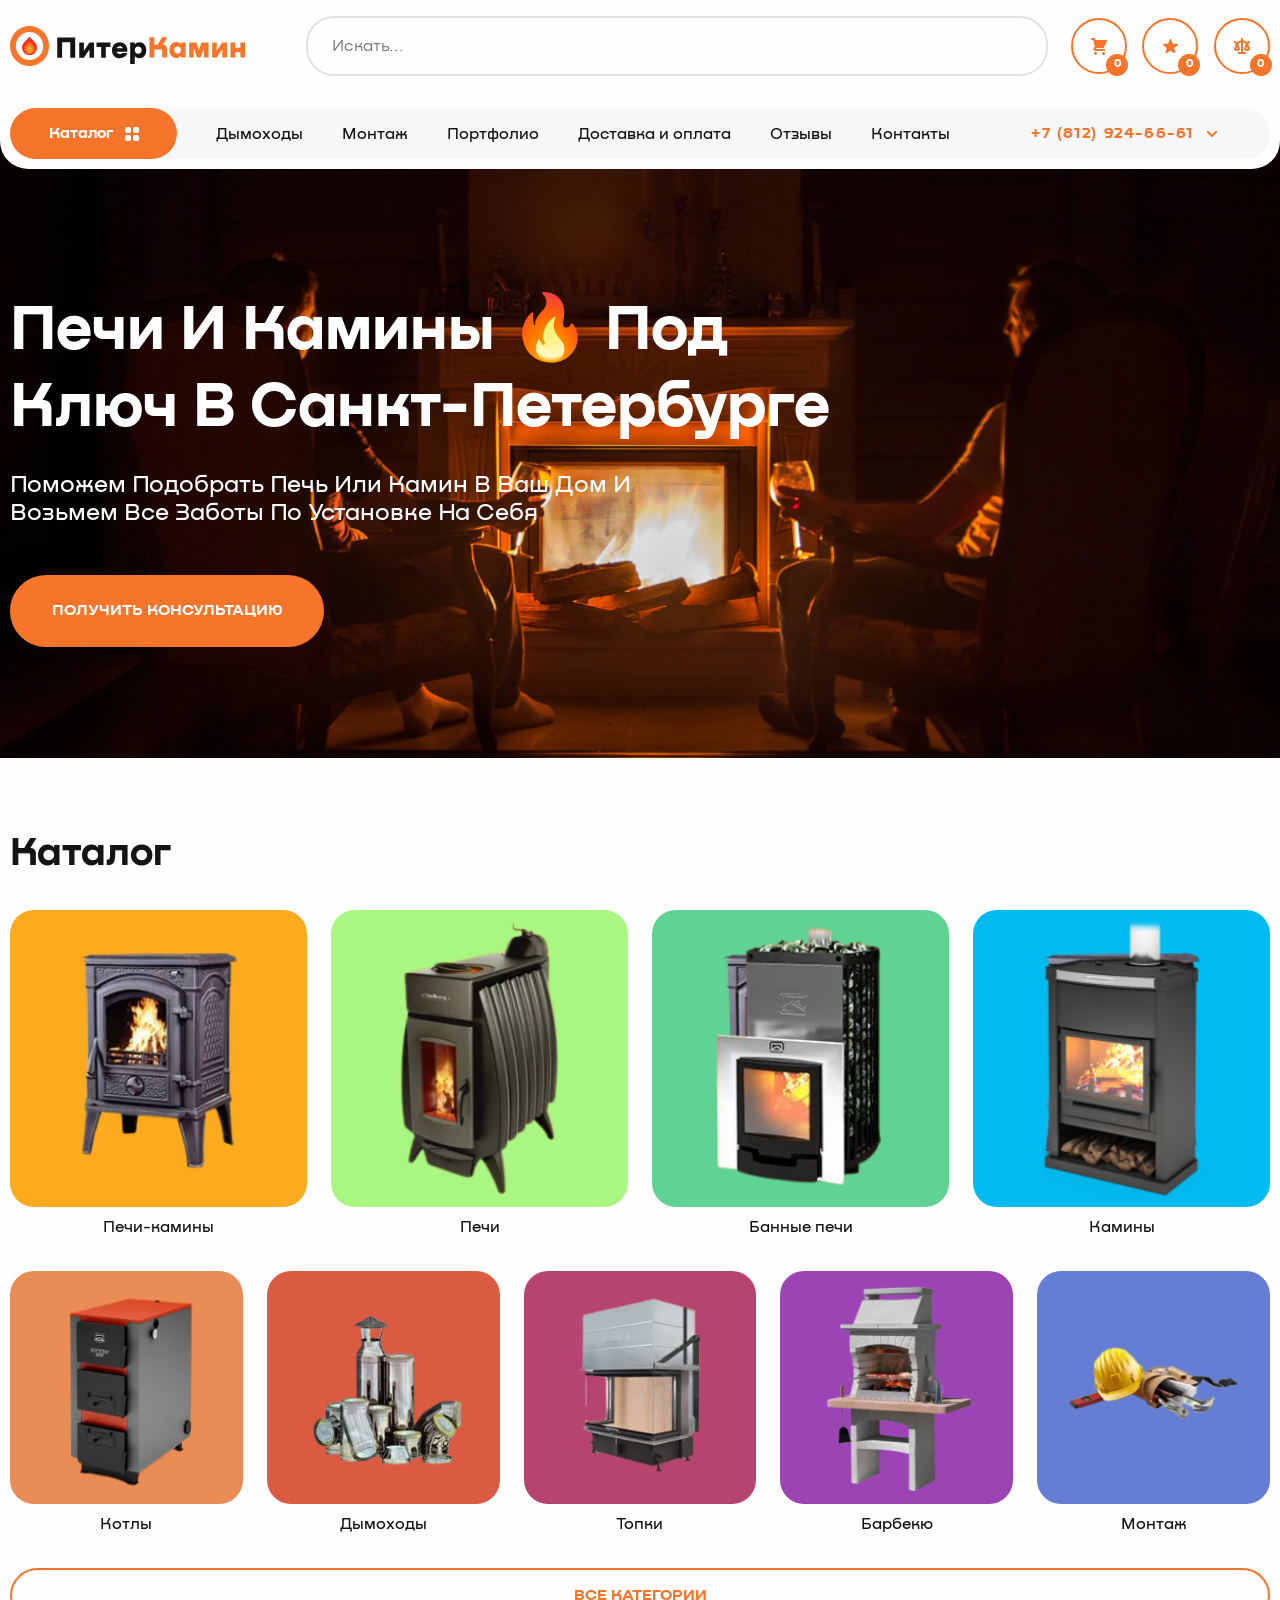
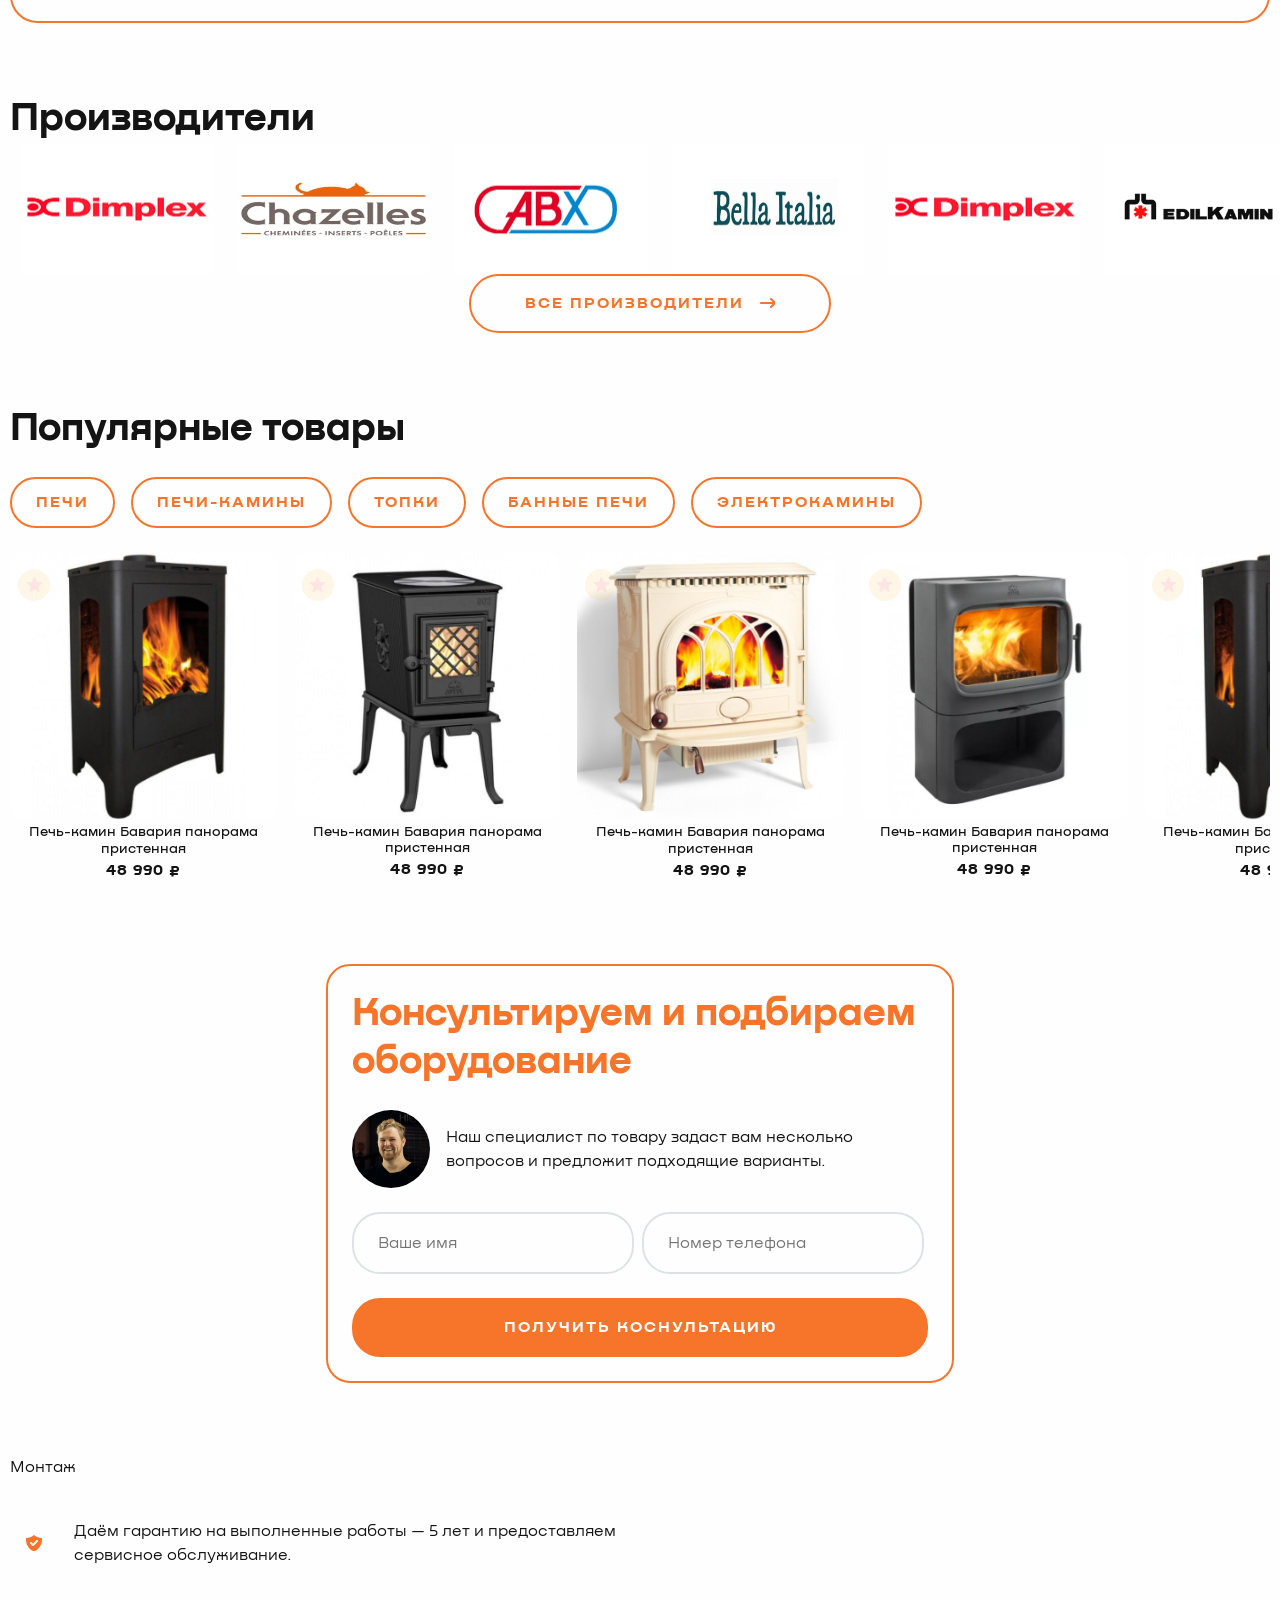
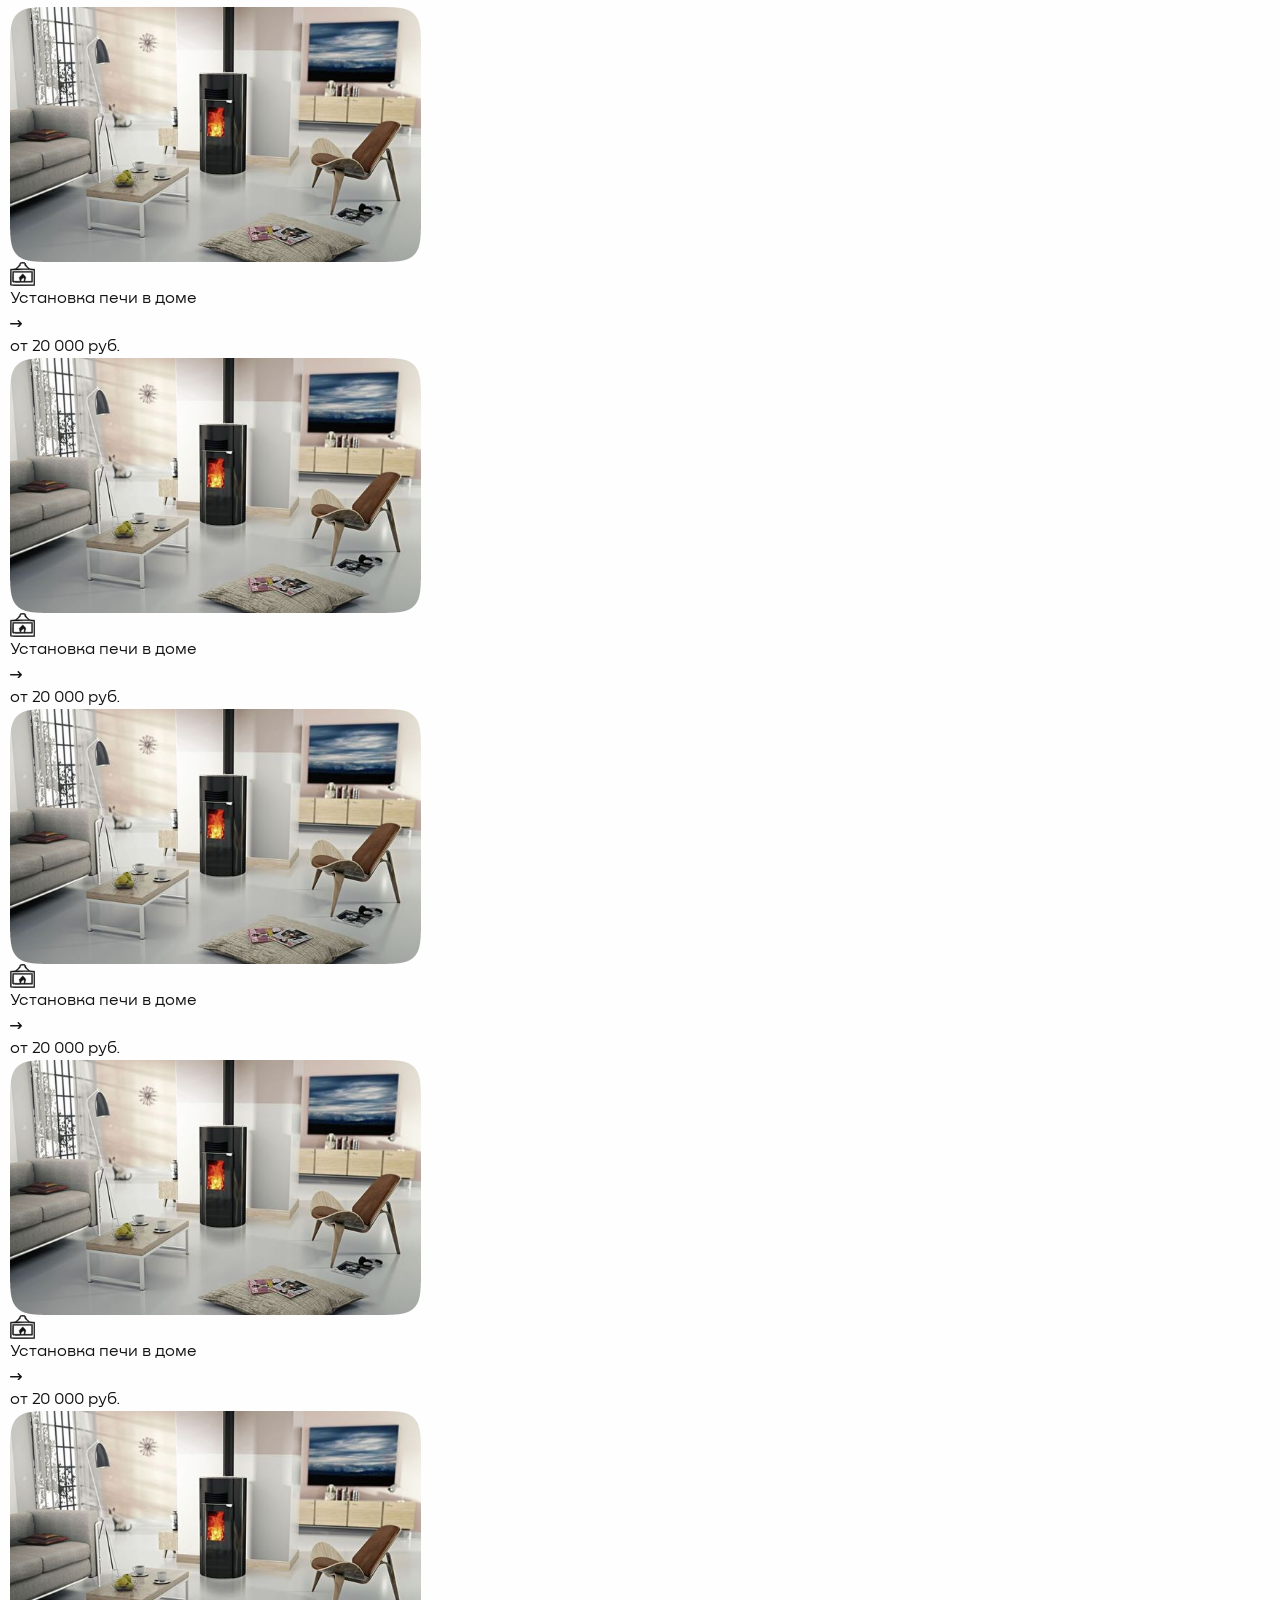
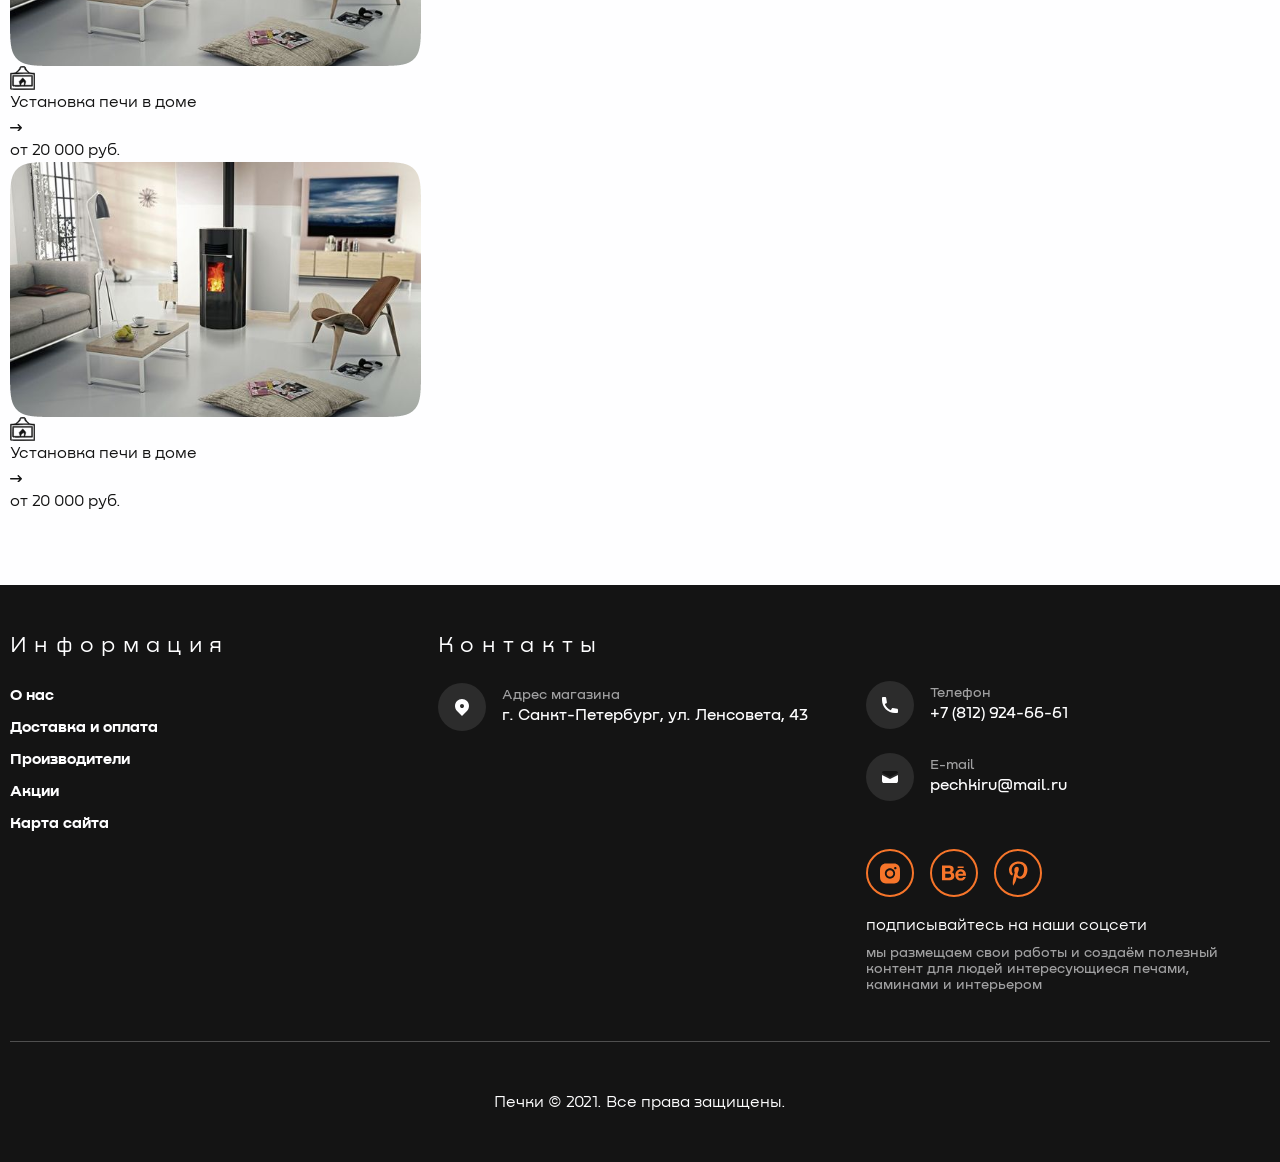
<file: index.html>
<!DOCTYPE html>
<html lang="en">

<head>
    <meta charset="UTF-8">
    <meta name="viewport" content="width=device-width, initial-scale=1.0">
    <title>Document</title>
    <link rel="stylesheet" href="./css/main.css">
    <link rel="stylesheet" href="https://unpkg.com/swiper/swiper-bundle.min.css">
</head>

<body>
    <div class="wrapper">
        <header class="header">
    <div class="container container-header">
        <div class="header__inner">
            <div class="header__top">
                <button class="header__plan-btn hidden">
                    <span></span>
                    <span></span>
                    <span></span>
                </button>
                <a href="#" class="logo" aria-label="логотип" title="перейти на главную страницу">
                    <img class="logo__img" src="/img/header/full-logo.svg" alt="изображение лого">
                </a>
                <div data-dialog="consul" class="header__phone hidden open">
                    <svg width="16.000000" height="16.000000" viewBox="0 0 16 16" fill="none">
                        <path id="Vector"
                            d="M0 1C0 0.73 0.1 0.48 0.29 0.29C0.48 0.1 0.73 0 1 0L3.15 0C3.38 0 3.61 0.08 3.79 0.23C3.97 0.39 4.1 0.6 4.13 0.83L4.87 5.27C4.91 5.48 4.88 5.69 4.78 5.89C4.68 6.08 4.53 6.23 4.33 6.33L2.79 7.1C3.34 8.47 4.17 9.72 5.22 10.77C6.27 11.82 7.52 12.65 8.89 13.2L9.67 11.66C9.76 11.46 9.91 11.31 10.11 11.21C10.3 11.11 10.51 11.08 10.72 11.12L15.16 11.86C15.39 11.89 15.6 12.02 15.76 12.2C15.91 12.38 15.99 12.61 16 12.84L16 15C16 15.26 15.89 15.51 15.7 15.7C15.51 15.89 15.26 16 15 16L13 16C5.82 16 0 10.18 0 3L0 1Z"
                            fill="#141414" fill-opacity="1.000000" fill-rule="nonzero" />
                    </svg>
                </div>
                <div class="header-scroll__btns hidden">
                    <button class="header-scroll__btn header-scroll__btn-cataog">
                        <svg width="14.000000" height="14.000000" viewBox="0 0 14 14" fill="none">
                            <path id="catalog"
                                d="M2 0C1.46 0 0.96 0.21 0.58 0.58C0.21 0.96 0 1.46 0 2L0 4C0 4.53 0.21 5.03 0.58 5.41C0.96 5.78 1.46 6 2 6L4 6C4.53 6 5.03 5.78 5.41 5.41C5.78 5.03 6 4.53 6 4L6 2C6 1.46 5.78 0.96 5.41 0.58C5.03 0.21 4.53 0 4 0L2 0ZM2 8C1.46 8 0.96 8.21 0.58 8.58C0.21 8.96 0 9.46 0 10L0 12C0 12.53 0.21 13.03 0.58 13.41C0.96 13.78 1.46 14 2 14L4 14C4.53 14 5.03 13.78 5.41 13.41C5.78 13.03 6 12.53 6 12L6 10C6 9.46 5.78 8.96 5.41 8.58C5.03 8.21 4.53 8 4 8L2 8ZM8 2C8 1.46 8.21 0.96 8.58 0.58C8.96 0.21 9.46 0 10 0L12 0C12.53 0 13.03 0.21 13.41 0.58C13.78 0.96 14 1.46 14 2L14 4C14 4.53 13.78 5.03 13.41 5.41C13.03 5.78 12.53 6 12 6L10 6C9.46 6 8.96 5.78 8.58 5.41C8.21 5.03 8 4.53 8 4L8 2ZM8 10C8 9.46 8.21 8.96 8.58 8.58C8.96 8.21 9.46 8 10 8L12 8C12.53 8 13.03 8.21 13.41 8.58C13.78 8.96 14 9.46 14 10L14 12C14 12.53 13.78 13.03 13.41 13.41C13.03 13.78 12.53 14 12 14L10 14C9.46 14 8.96 13.78 8.58 13.41C8.21 13.03 8 12.53 8 12L8 10Z"
                                fill="currentColor" fill-opacity="1.000000" fill-rule="nonzero" />
                        </svg>
                    </button>
                    <button class="header-scroll__btn header-scroll__btn-menu">
                        <span></span>
                        <span></span>
                        <span></span>
                    </button>
                    <ul class="header-scroll__menu hidden">
                        <li class="header-scroll__menu-item">
                            <a class="header-scroll__menu-item-link" href="#" aria-label="Дымоходы"
                                title="перейти в Дымоходы">Дымоходы</a>
                        </li>
                        <li class="header-scroll__menu-item">
                            <a class="header-scroll__menu-item-link" href="#" aria-label="Монтаж"
                                title="перейти в Монтаж">Монтаж</a>
                        </li>
                        <li class="header-scroll__menu-item">
                            <a class="header-scroll__menu-item-link" href="#" aria-label="Портфолио"
                                title="перейти в Портфолио">Портфолио</a>
                        </li>
                        <li class="header-scroll__menu-item">
                            <a class="header-scroll__menu-item-link" href="#" aria-label="Доставка и оплата"
                                title="перейти в Доставка и оплата">Доставка и оплата</a>
                        </li>
                        <li class="header-scroll__menu-item">
                            <a class="header-scroll__menu-item-link" href="#" aria-label="Отзывы"
                                title="перейти в Отзывы">Отзывы</a>
                        </li>
                        <li class="header-scroll__menu-item">
                            <a class="header-scroll__menu-item-link" href="#" aria-label="Контакты"
                                title="перейти в Контакты">Контакты</a>
                        </li>
                    </ul>
                </div>
                <input class="header__input" type="text" placeholder="Искать...">
                <div class="header__details">
                    <a class="cart" href="#" aria-label="Корзина" title="Перейти в корзину">
                        <svg xmlns="http://www.w3.org/2000/svg" width="16" height="17" viewBox="0 0 16 17" fill="none">
                            <path id="Vector"
                                d="M1 0C0.73 0 0.48 0.1 0.29 0.29C0.1 0.48 0 0.73 0 1C0 1.26 0.1 1.51 0.29 1.7C0.48 1.89 0.73 2 1 2L2.21 2L2.52 3.22C2.52 3.23 2.53 3.25 2.53 3.26L3.89 8.69L3 9.58C1.73 10.84 2.63 13 4.41 13L13 13C13.26 13 13.51 12.89 13.7 12.7C13.89 12.51 14 12.26 14 12C14 11.73 13.89 11.48 13.7 11.29C13.51 11.1 13.26 11 13 11L4.41 11L5.41 10L12 10C12.18 9.99 12.36 9.94 12.52 9.85C12.68 9.75 12.81 9.61 12.89 9.44L15.89 3.44C15.97 3.29 16 3.12 15.99 2.95C15.99 2.78 15.93 2.61 15.85 2.47C15.76 2.32 15.63 2.2 15.48 2.12C15.33 2.04 15.17 2 15 2L4.28 2L3.96 0.75C3.91 0.54 3.79 0.34 3.61 0.21C3.43 0.07 3.22 0 3 0L1 0ZM14 15.5C14 15.89 13.84 16.27 13.56 16.56C13.27 16.84 12.89 17 12.5 17C12.1 17 11.72 16.84 11.43 16.56C11.15 16.27 11 15.89 11 15.5C11 15.1 11.15 14.72 11.43 14.43C11.72 14.15 12.1 14 12.5 14C12.89 14 13.27 14.15 13.56 14.43C13.84 14.72 14 15.1 14 15.5ZM4.5 17C4.89 17 5.27 16.84 5.56 16.56C5.84 16.27 6 15.89 6 15.5C6 15.1 5.84 14.72 5.56 14.43C5.27 14.15 4.89 14 4.5 14C4.1 14 3.72 14.15 3.43 14.43C3.15 14.72 3 15.1 3 15.5C3 15.89 3.15 16.27 3.43 16.56C3.72 16.84 4.1 17 4.5 17Z"
                                fill="rgb(247, 117, 42)" fill-opacity="1.000000" fill-rule="nonzero" />
                        </svg>
                        <span>0</span>
                    </a>
                    <a class="star" href="#" aria-label="избранное" title="перейти в избранное">
                        <svg xmlns="http://www.w3.org/2000/svg" xmlns:xlink="http://www.w3.org/1999/xlink"
                            width="14.868408" height="14.240479" viewBox="0 0 14.8684 14.2405" fill="none">
                            <defs />
                            <path id="Vector"
                                d="M6.48 0.69C6.78 -0.24 8.08 -0.24 8.38 0.69L9.45 3.98C9.52 4.18 9.64 4.35 9.81 4.48C9.98 4.6 10.19 4.67 10.4 4.67L13.86 4.67C14.83 4.67 15.23 5.91 14.45 6.48L11.65 8.51C11.48 8.64 11.35 8.81 11.29 9.01C11.22 9.21 11.22 9.43 11.29 9.63L12.36 12.92C12.66 13.84 11.6 14.61 10.82 14.04L8.02 12.01C7.84 11.88 7.64 11.82 7.43 11.82C7.22 11.82 7.01 11.88 6.84 12.01L4.04 14.04C3.26 14.61 2.2 13.84 2.5 12.92L3.57 9.63C3.64 9.43 3.64 9.21 3.57 9.01C3.51 8.81 3.38 8.64 3.21 8.51L0.41 6.48C-0.37 5.91 0.03 4.67 1 4.67L4.46 4.67C4.67 4.67 4.87 4.6 5.05 4.48C5.22 4.35 5.34 4.18 5.41 3.98L6.48 0.69L6.48 0.69Z"
                                fill="currentColor" fill-opacity="1.000000" fill-rule="nonzero" />
                        </svg>
                        <span>0</span>
                    </a>
                    <a class="scales" href="#" aria-label="сравнение" title="сравить товары">
                        <svg xmlns="http://www.w3.org/2000/svg" xmlns:xlink="http://www.w3.org/1999/xlink"
                            width="16.000244" height="16.000000" viewBox="0 0 16.0002 16" fill="none">
                            <defs />
                            <path id="Vector"
                                d="M7.99 0C8.26 0 8.51 0.1 8.7 0.29C8.89 0.48 8.99 0.73 8.99 1L8.99 2.32L12.95 3.9L14.55 3.1C14.79 2.98 15.06 2.96 15.31 3.05C15.56 3.13 15.77 3.31 15.89 3.55C16.01 3.79 16.03 4.06 15.94 4.31C15.86 4.56 15.68 4.77 15.44 4.89L14.21 5.51L15.95 10.93C16.01 11.11 16.01 11.31 15.96 11.49C15.91 11.68 15.81 11.85 15.66 11.98C14.93 12.63 13.98 13 12.99 13C12.01 13 11.06 12.63 10.33 11.98C10.18 11.85 10.08 11.68 10.03 11.49C9.98 11.31 9.98 11.11 10.04 10.93L11.76 5.58L8.99 4.47L8.99 14L10.99 14C11.26 14 11.51 14.1 11.7 14.29C11.89 14.48 11.99 14.73 11.99 15C11.99 15.26 11.89 15.51 11.7 15.7C11.51 15.89 11.26 16 10.99 16L4.99 16C4.73 16 4.48 15.89 4.29 15.7C4.1 15.51 3.99 15.26 3.99 15C3.99 14.73 4.1 14.48 4.29 14.29C4.48 14.1 4.73 14 4.99 14L6.99 14L6.99 4.47L4.23 5.58L5.95 10.93C6.01 11.11 6.01 11.31 5.96 11.49C5.91 11.68 5.81 11.85 5.66 11.98C4.93 12.63 3.98 13 2.99 13C2.01 13 1.06 12.63 0.33 11.98C0.18 11.85 0.08 11.68 0.03 11.49C-0.02 11.31 -0.02 11.11 0.04 10.93L1.78 5.51L0.55 4.89C0.32 4.77 0.15 4.56 0.07 4.31C-0.01 4.06 0.01 3.79 0.13 3.56C0.24 3.33 0.45 3.15 0.69 3.07C0.94 2.98 1.21 2.99 1.44 3.1L3.04 3.9L6.99 2.32L6.99 1C6.99 0.73 7.1 0.48 7.29 0.29C7.48 0.1 7.73 0 7.99 0ZM2.99 8.27L2.18 10.82C2.43 10.93 2.7 11 2.99 11C3.29 11 3.56 10.93 3.81 10.82L2.99 8.27ZM12.99 8.27L12.18 10.82C12.43 10.93 12.7 11 12.99 11C13.29 11 13.56 10.93 13.81 10.82L12.99 8.27Z"
                                fill="#F7752A" fill-opacity="1.000000" fill-rule="evenodd" />
                        </svg>
                        <span>0</span>
                    </a>
                </div>
                <div class="header__num--scroll hidden">
                    <button class="header__num-btn--scroll" aria-label="контакты" title="показать контакты">
                        <p class="header__num-btn-title">
                            +7 (812) 924-66-61
                        </p>
                        <svg width="10.012207" height="6.012070" viewBox="0 0 10.0122 6.01207" fill="none">
                            <path id="Vector"
                                d="M0.29 0.3C0.48 0.11 0.73 0.01 1 0.01C1.26 0.01 1.51 0.11 1.7 0.3L5 3.59L8.29 0.3C8.38 0.2 8.49 0.13 8.61 0.08C8.73 0.02 8.87 0 9 3.05e-5C9.13 -0.01 9.26 0.02 9.39 0.07C9.51 0.12 9.62 0.19 9.71 0.29C9.81 0.38 9.88 0.49 9.93 0.62C9.98 0.74 10.01 0.87 10.01 1C10.01 1.14 9.98 1.27 9.93 1.39C9.87 1.51 9.8 1.62 9.7 1.71L5.7 5.71C5.51 5.9 5.26 6.01 5 6.01C4.73 6.01 4.48 5.9 4.29 5.71L0.29 1.71C0.1 1.53 0 1.27 0 1.01C0 0.74 0.1 0.49 0.29 0.3Z"
                                fill="#F7752A" fill-opacity="1.000000" fill-rule="evenodd" />
                        </svg>
                    </button>
                    <div class="number-details--scroll">
                        <ul class="number-details__menu">
                            <li class="number-details__inner">
                                <svg width="14.000977" height="16.900356" viewBox="0 0 14.001 16.9004" fill="none">
                                    <path id="Vector"
                                        d="M2.05 2.05C3.36 0.73 5.14 0 7 0C8.85 0 10.63 0.73 11.95 2.05C13.26 3.36 14 5.14 14 7C14 8.85 13.26 10.63 11.95 11.95L7 16.9L2.05 11.95C1.4 11.3 0.88 10.52 0.53 9.67C0.18 8.82 0 7.91 0 7C0 6.08 0.18 5.17 0.53 4.32C0.88 3.47 1.4 2.7 2.05 2.05ZM7 9C7.53 9 8.03 8.78 8.41 8.41C8.78 8.03 9 7.53 9 7C9 6.46 8.78 5.96 8.41 5.58C8.03 5.21 7.53 5 7 5C6.47 5 5.96 5.21 5.58 5.58C5.21 5.96 5 6.46 5 7C5 7.53 5.21 8.03 5.58 8.41C5.96 8.78 6.47 9 7 9Z"
                                        fill="#141414" fill-opacity="1.000000" fill-rule="evenodd" />
                                </svg>
                                <div class="number-details__desc">
                                    <h6 class="number-details__title">Адрес магазина</h6>
                                    <p class="number-details__text">г. Санкт-Петербург,
                                        ул. Ленсовета, 43
                                    </p>
                                </div>
                            </li>
                            <li class="number-details__inner">
                                <svg width="16.000000" height="16.000000" viewBox="0 0 16 16" fill="none">
                                    <path id="Vector"
                                        d="M0 1C0 0.73 0.1 0.48 0.29 0.29C0.48 0.1 0.73 0 1 0L3.15 0C3.38 0 3.61 0.08 3.79 0.23C3.97 0.39 4.1 0.6 4.13 0.83L4.87 5.27C4.91 5.48 4.88 5.69 4.78 5.89C4.68 6.08 4.53 6.23 4.33 6.33L2.79 7.1C3.34 8.47 4.17 9.72 5.22 10.77C6.27 11.82 7.52 12.65 8.89 13.2L9.66 11.66C9.76 11.46 9.91 11.31 10.11 11.21C10.3 11.11 10.51 11.08 10.72 11.12L15.16 11.86C15.39 11.89 15.6 12.02 15.76 12.2C15.91 12.38 16 12.61 16 12.84L16 15C16 15.26 15.89 15.51 15.7 15.7C15.51 15.89 15.26 16 15 16L13 16C5.81 16 0 10.18 0 3L0 1Z"
                                        fill="#141414" fill-opacity="1.000000" fill-rule="nonzero" />
                                </svg>
                                <div class="number-details__desc">
                                    <h6 class="number-details__title">Телефон</h6>
                                    <p class="number-details__text">
                                        +7 (812) 924-66-61
                                    </p>
                                </div>
                            </li>
                            <li class="number-details__inner">
                                <svg xmlns="http://www.w3.org/2000/svg" width="16" height="12" viewBox="0 0 16 12"
                                    fill="none">
                                    <path
                                        d="M0 1.88L8 5.88L15.99 1.88C15.96 1.37 15.74 0.89 15.37 0.54C15 0.19 14.51 0 14 0H2C1.48 0 0.99 0.19 0.62 0.54C0.25 0.89 0.03 1.37 0 1.88Z"
                                        fill="#141414" />
                                    <path
                                        d="M16 4.11L8 8.11L0 4.11V9.99C0 10.53 0.21 11.03 0.58 11.41C0.96 11.78 1.46 12 2 12H14C14.53 12 15.03 11.78 15.41 11.41C15.78 11.03 16 10.53 16 9.99V4.11Z"
                                        fill="#141414" />
                                </svg>
                                <div class="number-details__desc">
                                    <h6 class="number-details__title">E-mail</h6>
                                    <p class="number-details__text">
                                        pechkiru@mail.ru
                                    </p>
                                </div>
                            </li>
                        </ul>
                        <button class="number-details__btn open" data-dialog="consul">Консультация</button>
                        <ul class="number-details__network">
                            <li class="number-details__item">
                                <a class="number-details__item-link" href="#" aria-label="инстаграм"
                                    title="перейти в инстграм">
                                    <img class="number-details__item-img" src="/img/header/insta.svg"
                                        alt="ссылка на инстаграм">
                                </a>
                            </li>
                            <li class="number-details__item">
                                <a class="number-details__item-link" href="#" aria-label="бии" title="перейти в бии">
                                    <img class="number-details__item-img" src="/img/header/bee.svg" alt="ссылка на бии">
                                </a>
                            </li>
                            <li class="number-details__item">
                                <a class="number-details__item-link" href="#" aria-label="пинтерест"
                                    title="перейти в пинтерест">
                                    <img class="number-details__item-img" src="/img/header/pint.svg"
                                        alt="ссылка на пинтерест">
                                </a>
                            </li>
                        </ul>
                        <p class="number-details__texter">мы размещаем свои работы и создаём полезный контент для людей
                            интересующиеся печами,
                            каминами и интерьером
                        </p>
                    </div>
                </div>
            </div>
            <div class="header__bottom">
                <div class="header__bottom-details">
                    <div class="catalog">
                        <button class="catalog__btn" aria-label="каталог" title="показать каталог">
                            <p class="catalog__title">Каталог</p>
                            <svg width="14.000000" height="14.000000" viewBox="0 0 14 14" fill="none">
                                <path id="catalog"
                                    d="M2 0C1.46 0 0.96 0.21 0.58 0.58C0.21 0.96 0 1.46 0 2L0 4C0 4.53 0.21 5.03 0.58 5.41C0.96 5.78 1.46 6 2 6L4 6C4.53 6 5.03 5.78 5.41 5.41C5.78 5.03 6 4.53 6 4L6 2C6 1.46 5.78 0.96 5.41 0.58C5.03 0.21 4.53 0 4 0L2 0ZM2 8C1.46 8 0.96 8.21 0.58 8.58C0.21 8.96 0 9.46 0 10L0 12C0 12.53 0.21 13.03 0.58 13.41C0.96 13.78 1.46 14 2 14L4 14C4.53 14 5.03 13.78 5.41 13.41C5.78 13.03 6 12.53 6 12L6 10C6 9.46 5.78 8.96 5.41 8.58C5.03 8.21 4.53 8 4 8L2 8ZM8 2C8 1.46 8.21 0.96 8.58 0.58C8.96 0.21 9.46 0 10 0L12 0C12.53 0 13.03 0.21 13.41 0.58C13.78 0.96 14 1.46 14 2L14 4C14 4.53 13.78 5.03 13.41 5.41C13.03 5.78 12.53 6 12 6L10 6C9.46 6 8.96 5.78 8.58 5.41C8.21 5.03 8 4.53 8 4L8 2ZM8 10C8 9.46 8.21 8.96 8.58 8.58C8.96 8.21 9.46 8 10 8L12 8C12.53 8 13.03 8.21 13.41 8.58C13.78 8.96 14 9.46 14 10L14 12C14 12.53 13.78 13.03 13.41 13.41C13.03 13.78 12.53 14 12 14L10 14C9.46 14 8.96 13.78 8.58 13.41C8.21 13.03 8 12.53 8 12L8 10Z"
                                    fill="#FEFEFF" fill-opacity="1.000000" fill-rule="nonzero" />
                            </svg>
                        </button>
                    </div>
                    <nav class="menu">
                        <ul class="menu__list">
                            <li class="menu__item">
                                <a class="menu__item-link" href="#" aria-label="Дымоходы"
                                    title="перейти в Дымоходы">Дымоходы</a>
                            </li>
                            <li class="menu__item">
                                <a class="menu__item-link" href="#" aria-label="Монтаж"
                                    title="перейти в Монтаж">Монтаж</a>
                            </li>
                            <li class="menu__item">
                                <a class="menu__item-link" href="#" aria-label="Портфолио"
                                    title="перейти в Портфолио">Портфолио</a>
                            </li>
                            <li class="menu__item">
                                <a class="menu__item-link" href="#" aria-label="Доставка и оплата"
                                    title="перейти в Доставка и оплата">Доставка и оплата</a>
                            </li>
                            <li class="menu__item">
                                <a class="menu__item-link" href="#" aria-label="Отзывы"
                                    title="перейти в Отзывы">Отзывы</a>
                            </li>
                            <li class="menu__item">
                                <a class="menu__item-link" href="#" aria-label="Контакты"
                                    title="перейти в Контакты">Контакты</a>
                            </li>
                        </ul>
                    </nav>
                    <div class="header__num">
                        <button class="header__num-btn" aria-label="контакты" title="показать контакты">
                            <p class="header__num-btn-title">
                                +7 (812) 924-66-61
                            </p>
                            <svg width="10.012207" height="6.012070" viewBox="0 0 10.0122 6.01207" fill="none">
                                <path id="Vector"
                                    d="M0.29 0.3C0.48 0.11 0.73 0.01 1 0.01C1.26 0.01 1.51 0.11 1.7 0.3L5 3.59L8.29 0.3C8.38 0.2 8.49 0.13 8.61 0.08C8.73 0.02 8.87 0 9 3.05e-5C9.13 -0.01 9.26 0.02 9.39 0.07C9.51 0.12 9.62 0.19 9.71 0.29C9.81 0.38 9.88 0.49 9.93 0.62C9.98 0.74 10.01 0.87 10.01 1C10.01 1.14 9.98 1.27 9.93 1.39C9.87 1.51 9.8 1.62 9.7 1.71L5.7 5.71C5.51 5.9 5.26 6.01 5 6.01C4.73 6.01 4.48 5.9 4.29 5.71L0.29 1.71C0.1 1.53 0 1.27 0 1.01C0 0.74 0.1 0.49 0.29 0.3Z"
                                    fill="#F7752A" fill-opacity="1.000000" fill-rule="evenodd" />
                            </svg>
                        </button>
                        <div class="number-details">
                            <ul class="number-details__menu">
                                <li class="number-details__inner">
                                    <svg width="14.000977" height="16.900356" viewBox="0 0 14.001 16.9004" fill="none">
                                        <path id="Vector"
                                            d="M2.05 2.05C3.36 0.73 5.14 0 7 0C8.85 0 10.63 0.73 11.95 2.05C13.26 3.36 14 5.14 14 7C14 8.85 13.26 10.63 11.95 11.95L7 16.9L2.05 11.95C1.4 11.3 0.88 10.52 0.53 9.67C0.18 8.82 0 7.91 0 7C0 6.08 0.18 5.17 0.53 4.32C0.88 3.47 1.4 2.7 2.05 2.05ZM7 9C7.53 9 8.03 8.78 8.41 8.41C8.78 8.03 9 7.53 9 7C9 6.46 8.78 5.96 8.41 5.58C8.03 5.21 7.53 5 7 5C6.47 5 5.96 5.21 5.58 5.58C5.21 5.96 5 6.46 5 7C5 7.53 5.21 8.03 5.58 8.41C5.96 8.78 6.47 9 7 9Z"
                                            fill="#141414" fill-opacity="1.000000" fill-rule="evenodd" />
                                    </svg>
                                    <div class="number-details__desc">
                                        <h6 class="number-details__title">Адрес магазина</h6>
                                        <p class="number-details__text">г. Санкт-Петербург,
                                            ул. Ленсовета, 43
                                        </p>
                                    </div>
                                </li>
                                <li class="number-details__inner">
                                    <svg width="16.000000" height="16.000000" viewBox="0 0 16 16" fill="none">
                                        <path id="Vector"
                                            d="M0 1C0 0.73 0.1 0.48 0.29 0.29C0.48 0.1 0.73 0 1 0L3.15 0C3.38 0 3.61 0.08 3.79 0.23C3.97 0.39 4.1 0.6 4.13 0.83L4.87 5.27C4.91 5.48 4.88 5.69 4.78 5.89C4.68 6.08 4.53 6.23 4.33 6.33L2.79 7.1C3.34 8.47 4.17 9.72 5.22 10.77C6.27 11.82 7.52 12.65 8.89 13.2L9.66 11.66C9.76 11.46 9.91 11.31 10.11 11.21C10.3 11.11 10.51 11.08 10.72 11.12L15.16 11.86C15.39 11.89 15.6 12.02 15.76 12.2C15.91 12.38 16 12.61 16 12.84L16 15C16 15.26 15.89 15.51 15.7 15.7C15.51 15.89 15.26 16 15 16L13 16C5.81 16 0 10.18 0 3L0 1Z"
                                            fill="#141414" fill-opacity="1.000000" fill-rule="nonzero" />
                                    </svg>
                                    <div class="number-details__desc">
                                        <h6 class="number-details__title">Телефон</h6>
                                        <p class="number-details__text">
                                            +7 (812) 924-66-61
                                        </p>
                                    </div>
                                </li>
                                <li class="number-details__inner">
                                    <svg xmlns="http://www.w3.org/2000/svg" width="16" height="12" viewBox="0 0 16 12"
                                        fill="none">
                                        <path
                                            d="M0 1.88L8 5.88L15.99 1.88C15.96 1.37 15.74 0.89 15.37 0.54C15 0.19 14.51 0 14 0H2C1.48 0 0.99 0.19 0.62 0.54C0.25 0.89 0.03 1.37 0 1.88Z"
                                            fill="#141414" />
                                        <path
                                            d="M16 4.11L8 8.11L0 4.11V9.99C0 10.53 0.21 11.03 0.58 11.41C0.96 11.78 1.46 12 2 12H14C14.53 12 15.03 11.78 15.41 11.41C15.78 11.03 16 10.53 16 9.99V4.11Z"
                                            fill="#141414" />
                                    </svg>
                                    <div class="number-details__desc">
                                        <h6 class="number-details__title">E-mail</h6>
                                        <p class="number-details__text">
                                            pechkiru@mail.ru
                                        </p>
                                    </div>
                                </li>
                            </ul>
                            <button class="number-details__btn open" data-dialog="consul">Консультация</button>
                            <ul class="number-details__network">
                                <li class="number-details__item">
                                    <a class="number-details__item-link" href="#" aria-label="инстаграм"
                                        title="перейти в инстграм">
                                        <img class="number-details__item-img" src="/img/header/insta.svg"
                                            alt="ссылка на инстаграм">
                                    </a>
                                </li>
                                <li class="number-details__item">
                                    <a class="number-details__item-link" href="#" aria-label="бии"
                                        title="перейти в бии">
                                        <img class="number-details__item-img" src="/img/header/bee.svg"
                                            alt="ссылка на бии">
                                    </a>
                                </li>
                                <li class="number-details__item">
                                    <a class="number-details__item-link" href="#" aria-label="пинтерест"
                                        title="перейти в пинтерест">
                                        <img class="number-details__item-img" src="/img/header/pint.svg"
                                            alt="ссылка на пинтерест">
                                    </a>
                                </li>
                            </ul>
                            <p class="number-details__texter">мы размещаем свои работы и создаём полезный контент для
                                людей интересующиеся печами,
                                каминами и интерьером
                            </p>
                        </div>
                    </div>
                </div>
            </div>
        </div>
    </div>
    <!-- <div class="red" style="width: 30px; height: 200vh; background: red;"></div> -->

</header>

<div class="catalog__dialog">
    <div class="catalog__inner">
        <div class="catalog__first">
            <ul class="catalog__list">
                <li class="catalog__item" data-tab="tab-1">
                    <a class="catalog__item-link" href="#" aria-label="печи для бани" title="перейти в печи для бани">
                        <img class="catalog__item-link-img" src="/img/icon/pechi-ban.svg"
                            alt="изображение печи для бани">
                        <p class="catalog__item-link-title">Печи для бани</p>
                    </a>
                </li>
                <li class="catalog__item" data-tab="tab-2">
                    <a class="catalog__item-link" href="#" aria-label="печи для дачи" title="перейти в печи для дачи">
                        <img class="catalog__item-link-img" src="/img/icon/pechi-dacha.svg"
                            alt="изображение печи для дачи">
                        <p class="catalog__item-link-title">Печи для дачи</p>
                    </a>
                </li>
                <li class="catalog__item" data-tab="tab-3">
                    <a class="catalog__item-link" href="#" aria-label="печи и камины" title="перейти в печи и камины">
                        <img class="catalog__item-link-img" src="/img/icon/pechi-kamin.svg" alt="Печи-камины">
                        <p class="catalog__item-link-title">Печи камины</p>
                    </a>
                </li>
                <li class="catalog__item" data-tab="tab-4">
                    <a class="catalog__item-link" href="#" aria-label="котлы" title="перейти в котлы">
                        <img class="catalog__item-link-img" src="/img/icon/kotli.svg" alt="Котлы">
                        <p class="catalog__item-link-title">Котлы</p>
                    </a>
                </li>
                <li class="catalog__item" data-tab="tab-5">
                    <a class="catalog__item-link" href="#" aria-label="камины" title="перейти в камины">
                        <img class="catalog__item-link-img" src="/img/icon/kamini.svg" alt="Камины">
                        <p class="catalog__item-link-title">Камины</p>
                    </a>
                </li>
                <li class="catalog__item" data-tab="tab-6">
                    <a class="catalog__item-link" href="#" aria-label="камииные топки" title="перейти в каминные топки">
                        <img class="catalog__item-link-img" src="/img/icon/kamini-topki.svg" alt="Каминные топки">
                        <p class="catalog__item-link-title">Каминные топки</p>
                    </a>
                </li>
                <li class="catalog__item" data-tab="tab-7">
                    <a class="catalog__item-link" href="#" aria-label="садовые печи" title="перейти в садовые печи">
                        <img class="catalog__item-link-img" src="/img/icon/sad-pechi.svg" alt="Садовые печи">
                        <p class="catalog__item-link-title">Садовые печи</p>
                    </a>
                </li>
            </ul>
            <ul class="catalog__list">
                <li class="catalog__item">
                    <a class="catalog__item-link" href="#" aria-label="камииные облицовки"
                        title="перейти в камииные облицовки">
                        <img class="catalog__item-link-img" src="/img/icon/kamini-obl.svg" alt="Каминные облицовки">
                        <p class="catalog__item-link-title">Каминные облицовки</p>
                    </a>
                </li>
                <li class="catalog__item">
                    <a class="catalog__item-link" href="#" aria-label="печное литье" title="перейти в печное литье">
                        <img class="catalog__item-link-img" src="/img/icon/peschoe-lityo.svg" alt="Печное литье">
                        <p class="catalog__item-link-title">Печное литье</p>
                    </a>
                </li>
                <li class="catalog__item">
                    <a class="catalog__item-link" href="#" aria-label="Дымоходы" title="перейти в дымоходы">
                        <img class="catalog__item-link-img" src="/img/icon/dimohod.svg" alt="Дымоходы">
                        <p class="catalog__item-link-title">Дымоходы</p>
                    </a>
                </li>
            </ul>
        </div>
        <div class="catalog__second hidden" data-tab-content id="tab-1">
            <div class="catalog__second-title">
                <h3 class="catalog__second-text">перейти в категорию</h3>
                <svg width="48.000000" height="48.000004" viewBox="0 0 48 48" fill="none">
                    <rect id="Frame" rx="0.000000" width="47.000000" height="47.000000"
                        transform="translate(48.500000 48.500000) rotate(179.999985)" fill="#FFFFFF" fill-opacity="0" />
                    <g clip-path="url(#clip2479_658)">
                        <path id="Vector"
                            d="M26.29 19.29C26.48 19.1 26.73 19 27 19C27.26 19 27.51 19.1 27.7 19.29L31.7 23.29C31.89 23.48 32 23.73 32 24C32 24.26 31.89 24.51 31.7 24.7L27.7 28.7C27.51 28.88 27.26 28.99 27 28.98C26.74 28.98 26.49 28.88 26.3 28.69C26.11 28.5 26.01 28.25 26.01 27.99C26.01 27.73 26.11 27.48 26.29 27.29L28.58 25L17 25C16.73 25 16.48 24.89 16.29 24.7C16.1 24.51 16 24.26 16 24C16 23.73 16.1 23.48 16.29 23.29C16.48 23.1 16.73 23 17 23L28.58 23L26.29 20.7C26.1 20.51 26 20.26 26 20C26 19.73 26.1 19.48 26.29 19.29Z"
                            fill="#141414" fill-opacity="1.000000" fill-rule="evenodd" />
                    </g>
                </svg>
            </div>
            <div class="catalog__carts">
                <div class="catalog__cart">
                    <div class="catalog__cart-list">
                        <div class="catalog__cart-list-type">
                            <svg width="16.000000" height="14.023056" viewBox="0 0 16 14.0231" fill="none">
                                <path id="Vector"
                                    d="M7.24 0.03C7.5 0.1 7.72 0.26 7.85 0.49C7.99 0.72 8.03 0.99 7.97 1.24L7.52 3L10.47 3L11.02 0.76C11.06 0.63 11.11 0.51 11.19 0.4C11.27 0.3 11.37 0.21 11.48 0.14C11.59 0.07 11.72 0.03 11.85 0.01C11.98 -0.01 12.11 -0.01 12.24 0.02C12.37 0.06 12.49 0.11 12.59 0.19C12.7 0.27 12.79 0.37 12.86 0.48C12.92 0.6 12.97 0.72 12.99 0.85C13.01 0.98 13 1.12 12.97 1.24L12.52 3L15 3C15.26 3 15.51 3.11 15.7 3.29C15.89 3.48 16 3.74 16 4C16 4.27 15.89 4.52 15.7 4.71C15.51 4.9 15.26 5 15 5L12.02 5L11.02 9L13 9C13.26 9 13.51 9.11 13.7 9.29C13.89 9.48 14 9.74 14 10C14 10.27 13.89 10.52 13.7 10.71C13.51 10.9 13.26 11 13 11L10.52 11L9.97 13.24C9.93 13.37 9.88 13.5 9.8 13.6C9.72 13.71 9.63 13.8 9.51 13.87C9.4 13.94 9.27 13.99 9.14 14.01C9.01 14.03 8.88 14.02 8.75 13.99C8.62 13.96 8.5 13.9 8.39 13.82C8.29 13.74 8.2 13.64 8.13 13.53C8.06 13.41 8.02 13.28 8 13.15C7.98 13.02 7.99 12.89 8.02 12.76L8.47 11L5.52 11L4.97 13.24C4.93 13.37 4.88 13.5 4.8 13.6C4.72 13.71 4.63 13.8 4.51 13.87C4.4 13.94 4.27 13.99 4.14 14.01C4.01 14.03 3.88 14.02 3.75 13.99C3.62 13.96 3.5 13.9 3.39 13.82C3.29 13.74 3.2 13.64 3.13 13.53C3.06 13.41 3.02 13.28 3 13.15C2.98 13.02 2.99 12.89 3.02 12.76L3.47 11L1 11C0.73 11 0.48 10.9 0.29 10.71C0.1 10.52 0 10.27 0 10C0 9.74 0.1 9.48 0.29 9.29C0.48 9.11 0.73 9 1 9L3.97 9L4.97 5L3 5C2.73 5 2.48 4.9 2.29 4.71C2.1 4.52 2 4.27 2 4C2 3.74 2.1 3.48 2.29 3.29C2.48 3.11 2.73 3 3 3L5.47 3L6.02 0.76C6.09 0.5 6.25 0.28 6.48 0.14C6.71 0.01 6.98 -0.03 7.24 0.03ZM7.02 5L6.02 9L8.96 9L9.96 5L7.03 5L7.02 5Z"
                                    fill="#61707D" fill-opacity="1.000000" fill-rule="evenodd" />
                            </svg>
                            <h4 class="catalog__cart-list-type-title">Тип</h4>
                        </div>
                        <ul class="catalog__cart-items">
                            <li class="catalog__cart-item">
                                <svg width="16.000000" height="1.000000" viewBox="0 0 16 1" fill="none">
                                    <rect id="Rectangle 2" width="16.000000" height="1.000000" fill="#141414"
                                        fill-opacity="1.000000" />
                                </svg>
                                <a class="catalog__cart-item-link" href="#" aria-label="Чугунные"
                                    title="перейти в Чугунныер">Чугунные</a>
                            </li>
                            <li class="catalog__cart-item">
                                <svg width="16.000000" height="1.000000" viewBox="0 0 16 1" fill="none">
                                    <rect id="Rectangle 2" width="16.000000" height="1.000000" fill="#141414"
                                        fill-opacity="1.000000" />
                                </svg>
                                <a class="catalog__cart-item-link" href="#" aria-label="Стальные"
                                    title="перейти в Стальные">Стальные</a>
                            </li>
                            <li class="catalog__cart-item">
                                <svg width="16.000000" height="1.000000" viewBox="0 0 16 1" fill="none">
                                    <rect id="Rectangle 2" width="16.000000" height="1.000000" fill="#141414"
                                        fill-opacity="1.000000" />
                                </svg>
                                <a class="catalog__cart-item-link" href="#" aria-label="С баком для воды"
                                    title="перейти в С баком для воды">С баком для воды</a>
                            </li>
                            <li class="catalog__cart-item">
                                <svg width="16.000000" height="1.000000" viewBox="0 0 16 1" fill="none">
                                    <rect id="Rectangle 2" width="16.000000" height="1.000000" fill="#141414"
                                        fill-opacity="1.000000" />
                                </svg>
                                <a class="catalog__cart-item-link" href="#" aria-label="С теплообменником"
                                    title="перейти в С теплообменником">С теплообменником</a>
                            </li>
                            <li class="catalog__cart-item">
                                <svg width="16.000000" height="1.000000" viewBox="0 0 16 1" fill="none">
                                    <rect id="Rectangle 2" width="16.000000" height="1.000000" fill="#141414"
                                        fill-opacity="1.000000" />
                                </svg>
                                <a class="catalog__cart-item-link" href="#" aria-label="С закрытой каменкой"
                                    title="перейти в  С закрытой каменкой">С закрытой каменкой</a>
                            </li>
                            <li class="catalog__cart-item">
                                <svg width="16.000000" height="1.000000" viewBox="0 0 16 1" fill="none">
                                    <rect id="Rectangle 2" width="16.000000" height="1.000000" fill="#141414"
                                        fill-opacity="1.000000" />
                                </svg>
                                <a class="catalog__cart-item-link" href="#" aria-label="С открытой каменкой"
                                    title="перейти в С открытой каменкой">С открытой каменкой</a>
                            </li>
                            <li class="catalog__cart-item">
                                <svg width="16.000000" height="1.000000" viewBox="0 0 16 1" fill="none">
                                    <rect id="Rectangle 2" width="16.000000" height="1.000000" fill="#141414"
                                        fill-opacity="1.000000" />
                                </svg>
                                <a class="catalog__cart-item-link" href="#" aria-label="С выносной топкой"
                                    title="перейти в С выносной топкой">С выносной топкой</a>
                            </li>
                            <li class="catalog__cart-item">
                                <svg width="16.000000" height="1.000000" viewBox="0 0 16 1" fill="none">
                                    <rect id="Rectangle 2" width="16.000000" height="1.000000" fill="#141414"
                                        fill-opacity="1.000000" />
                                </svg>
                                <a class="catalog__cart-item-link" href="#" aria-label="Без выносной топки"
                                    title="перейти в Без выносной топки">Без выносной топки</a>
                            </li>
                        </ul>
                    </div>
                    <div class="catalog__cart-list">
                        <div class="catalog__cart-list-type">
                            <svg width="16.000000" height="14.023056" viewBox="0 0 16 14.0231" fill="none">
                                <path id="Vector"
                                    d="M7.24 0.03C7.5 0.1 7.72 0.26 7.85 0.49C7.99 0.72 8.03 0.99 7.97 1.24L7.52 3L10.47 3L11.02 0.76C11.06 0.63 11.11 0.51 11.19 0.4C11.27 0.3 11.37 0.21 11.48 0.14C11.59 0.07 11.72 0.03 11.85 0.01C11.98 -0.01 12.11 -0.01 12.24 0.02C12.37 0.06 12.49 0.11 12.59 0.19C12.7 0.27 12.79 0.37 12.86 0.48C12.92 0.6 12.97 0.72 12.99 0.85C13.01 0.98 13 1.12 12.97 1.24L12.52 3L15 3C15.26 3 15.51 3.11 15.7 3.29C15.89 3.48 16 3.74 16 4C16 4.27 15.89 4.52 15.7 4.71C15.51 4.9 15.26 5 15 5L12.02 5L11.02 9L13 9C13.26 9 13.51 9.11 13.7 9.29C13.89 9.48 14 9.74 14 10C14 10.27 13.89 10.52 13.7 10.71C13.51 10.9 13.26 11 13 11L10.52 11L9.97 13.24C9.93 13.37 9.88 13.5 9.8 13.6C9.72 13.71 9.63 13.8 9.51 13.87C9.4 13.94 9.27 13.99 9.14 14.01C9.01 14.03 8.88 14.02 8.75 13.99C8.62 13.96 8.5 13.9 8.39 13.82C8.29 13.74 8.2 13.64 8.13 13.53C8.06 13.41 8.02 13.28 8 13.15C7.98 13.02 7.99 12.89 8.02 12.76L8.47 11L5.52 11L4.97 13.24C4.93 13.37 4.88 13.5 4.8 13.6C4.72 13.71 4.63 13.8 4.51 13.87C4.4 13.94 4.27 13.99 4.14 14.01C4.01 14.03 3.88 14.02 3.75 13.99C3.62 13.96 3.5 13.9 3.39 13.82C3.29 13.74 3.2 13.64 3.13 13.53C3.06 13.41 3.02 13.28 3 13.15C2.98 13.02 2.99 12.89 3.02 12.76L3.47 11L1 11C0.73 11 0.48 10.9 0.29 10.71C0.1 10.52 0 10.27 0 10C0 9.74 0.1 9.48 0.29 9.29C0.48 9.11 0.73 9 1 9L3.97 9L4.97 5L3 5C2.73 5 2.48 4.9 2.29 4.71C2.1 4.52 2 4.27 2 4C2 3.74 2.1 3.48 2.29 3.29C2.48 3.11 2.73 3 3 3L5.47 3L6.02 0.76C6.09 0.5 6.25 0.28 6.48 0.14C6.71 0.01 6.98 -0.03 7.24 0.03ZM7.02 5L6.02 9L8.96 9L9.96 5L7.03 5L7.02 5Z"
                                    fill="#61707D" fill-opacity="1.000000" fill-rule="evenodd" />
                            </svg>
                            <h4 class="catalog__cart-list-type-title">Топливо</h4>
                        </div>
                        <ul class="catalog__cart-items">
                            <li class="catalog__cart-item">
                                <svg width="16.000000" height="1.000000" viewBox="0 0 16 1" fill="none">
                                    <rect id="Rectangle 2" width="16.000000" height="1.000000" fill="#141414"
                                        fill-opacity="1.000000" />
                                </svg>
                                <a class="catalog__cart-item-link" href="#" aria-label="Дровянные"
                                    title="перейти в Дровянные">Дровянные</a>
                            </li>
                            <li class="catalog__cart-item">
                                <svg width="16.000000" height="1.000000" viewBox="0 0 16 1" fill="none">
                                    <rect id="Rectangle 2" width="16.000000" height="1.000000" fill="#141414"
                                        fill-opacity="1.000000" />
                                </svg>
                                <a class="catalog__cart-item-link" href="#" aria-label="Эликстрически"
                                    title="перейти в Эликстрически">Эликстрически</a>
                            </li>
                            <li class="catalog__cart-item">
                                <svg width="16.000000" height="1.000000" viewBox="0 0 16 1" fill="none">
                                    <rect id="Rectangle 2" width="16.000000" height="1.000000" fill="#141414"
                                        fill-opacity="1.000000" />
                                </svg>
                                <a class="catalog__cart-item-link" href="#" aria-label="Газовые"
                                    title="перейти в Газовые">Газовые</a>
                            </li>
                        </ul>
                    </div>
                </div>
            </div>
        </div>
        <div class="catalog__second hidden" data-tab-content id="tab-2">
            <div class="catalog__second-title">
                <h3 class="catalog__second-text">перейти в категорию</h3>
                <svg width="48.000000" height="48.000004" viewBox="0 0 48 48" fill="none">
                    <rect id="Frame" rx="0.000000" width="47.000000" height="47.000000"
                        transform="translate(48.500000 48.500000) rotate(179.999985)" fill="#FFFFFF" fill-opacity="0" />
                    <g clip-path="url(#clip2479_658)">
                        <path id="Vector"
                            d="M26.29 19.29C26.48 19.1 26.73 19 27 19C27.26 19 27.51 19.1 27.7 19.29L31.7 23.29C31.89 23.48 32 23.73 32 24C32 24.26 31.89 24.51 31.7 24.7L27.7 28.7C27.51 28.88 27.26 28.99 27 28.98C26.74 28.98 26.49 28.88 26.3 28.69C26.11 28.5 26.01 28.25 26.01 27.99C26.01 27.73 26.11 27.48 26.29 27.29L28.58 25L17 25C16.73 25 16.48 24.89 16.29 24.7C16.1 24.51 16 24.26 16 24C16 23.73 16.1 23.48 16.29 23.29C16.48 23.1 16.73 23 17 23L28.58 23L26.29 20.7C26.1 20.51 26 20.26 26 20C26 19.73 26.1 19.48 26.29 19.29Z"
                            fill="#141414" fill-opacity="1.000000" fill-rule="evenodd" />
                    </g>
                </svg>
            </div>
            <div class="catalog__carts">
                <div class="catalog__cart">
                    <div class="catalog__cart-list">
                        <div class="catalog__cart-list-type">
                            <svg width="16.000000" height="14.023056" viewBox="0 0 16 14.0231" fill="none">
                                <path id="Vector"
                                    d="M7.24 0.03C7.5 0.1 7.72 0.26 7.85 0.49C7.99 0.72 8.03 0.99 7.97 1.24L7.52 3L10.47 3L11.02 0.76C11.06 0.63 11.11 0.51 11.19 0.4C11.27 0.3 11.37 0.21 11.48 0.14C11.59 0.07 11.72 0.03 11.85 0.01C11.98 -0.01 12.11 -0.01 12.24 0.02C12.37 0.06 12.49 0.11 12.59 0.19C12.7 0.27 12.79 0.37 12.86 0.48C12.92 0.6 12.97 0.72 12.99 0.85C13.01 0.98 13 1.12 12.97 1.24L12.52 3L15 3C15.26 3 15.51 3.11 15.7 3.29C15.89 3.48 16 3.74 16 4C16 4.27 15.89 4.52 15.7 4.71C15.51 4.9 15.26 5 15 5L12.02 5L11.02 9L13 9C13.26 9 13.51 9.11 13.7 9.29C13.89 9.48 14 9.74 14 10C14 10.27 13.89 10.52 13.7 10.71C13.51 10.9 13.26 11 13 11L10.52 11L9.97 13.24C9.93 13.37 9.88 13.5 9.8 13.6C9.72 13.71 9.63 13.8 9.51 13.87C9.4 13.94 9.27 13.99 9.14 14.01C9.01 14.03 8.88 14.02 8.75 13.99C8.62 13.96 8.5 13.9 8.39 13.82C8.29 13.74 8.2 13.64 8.13 13.53C8.06 13.41 8.02 13.28 8 13.15C7.98 13.02 7.99 12.89 8.02 12.76L8.47 11L5.52 11L4.97 13.24C4.93 13.37 4.88 13.5 4.8 13.6C4.72 13.71 4.63 13.8 4.51 13.87C4.4 13.94 4.27 13.99 4.14 14.01C4.01 14.03 3.88 14.02 3.75 13.99C3.62 13.96 3.5 13.9 3.39 13.82C3.29 13.74 3.2 13.64 3.13 13.53C3.06 13.41 3.02 13.28 3 13.15C2.98 13.02 2.99 12.89 3.02 12.76L3.47 11L1 11C0.73 11 0.48 10.9 0.29 10.71C0.1 10.52 0 10.27 0 10C0 9.74 0.1 9.48 0.29 9.29C0.48 9.11 0.73 9 1 9L3.97 9L4.97 5L3 5C2.73 5 2.48 4.9 2.29 4.71C2.1 4.52 2 4.27 2 4C2 3.74 2.1 3.48 2.29 3.29C2.48 3.11 2.73 3 3 3L5.47 3L6.02 0.76C6.09 0.5 6.25 0.28 6.48 0.14C6.71 0.01 6.98 -0.03 7.24 0.03ZM7.02 5L6.02 9L8.96 9L9.96 5L7.03 5L7.02 5Z"
                                    fill="#61707D" fill-opacity="1.000000" fill-rule="evenodd" />
                            </svg>
                            <h4 class="catalog__cart-list-type-title">Тип</h4>
                        </div>
                        <ul class="catalog__cart-items">
                            <li class="catalog__cart-item">
                                <svg width="16.000000" height="1.000000" viewBox="0 0 16 1" fill="none">
                                    <rect id="Rectangle 2" width="16.000000" height="1.000000" fill="#141414"
                                        fill-opacity="1.000000" />
                                </svg>
                                <a class="catalog__cart-item-link" href="#" aria-label="Чугунные"
                                    title="перейти в Чугунныер">Чугунные</a>
                            </li>
                            <li class="catalog__cart-item">
                                <svg width="16.000000" height="1.000000" viewBox="0 0 16 1" fill="none">
                                    <rect id="Rectangle 2" width="16.000000" height="1.000000" fill="#141414"
                                        fill-opacity="1.000000" />
                                </svg>
                                <a class="catalog__cart-item-link" href="#" aria-label="Стальные"
                                    title="перейти в Стальные">Стальные</a>
                            </li>
                            <li class="catalog__cart-item">
                                <svg width="16.000000" height="1.000000" viewBox="0 0 16 1" fill="none">
                                    <rect id="Rectangle 2" width="16.000000" height="1.000000" fill="#141414"
                                        fill-opacity="1.000000" />
                                </svg>
                                <a class="catalog__cart-item-link" href="#" aria-label="С баком для воды"
                                    title="перейти в С баком для воды">С баком для воды</a>
                            </li>
                            <li class="catalog__cart-item">
                                <svg width="16.000000" height="1.000000" viewBox="0 0 16 1" fill="none">
                                    <rect id="Rectangle 2" width="16.000000" height="1.000000" fill="#141414"
                                        fill-opacity="1.000000" />
                                </svg>
                                <a class="catalog__cart-item-link" href="#" aria-label="С теплообменником"
                                    title="перейти в С теплообменником">С теплообменником</a>
                            </li>
                            <li class="catalog__cart-item">
                                <svg width="16.000000" height="1.000000" viewBox="0 0 16 1" fill="none">
                                    <rect id="Rectangle 2" width="16.000000" height="1.000000" fill="#141414"
                                        fill-opacity="1.000000" />
                                </svg>
                                <a class="catalog__cart-item-link" href="#" aria-label="С закрытой каменкой"
                                    title="перейти в  С закрытой каменкой">С закрытой каменкой</a>
                            </li>
                            <li class="catalog__cart-item">
                                <svg width="16.000000" height="1.000000" viewBox="0 0 16 1" fill="none">
                                    <rect id="Rectangle 2" width="16.000000" height="1.000000" fill="#141414"
                                        fill-opacity="1.000000" />
                                </svg>
                                <a class="catalog__cart-item-link" href="#" aria-label="С открытой каменкой"
                                    title="перейти в С открытой каменкой">С открытой каменкой</a>
                            </li>
                            <li class="catalog__cart-item">
                                <svg width="16.000000" height="1.000000" viewBox="0 0 16 1" fill="none">
                                    <rect id="Rectangle 2" width="16.000000" height="1.000000" fill="#141414"
                                        fill-opacity="1.000000" />
                                </svg>
                                <a class="catalog__cart-item-link" href="#" aria-label="С выносной топкой"
                                    title="перейти в С выносной топкой">С выносной топкой</a>
                            </li>
                            <li class="catalog__cart-item">
                                <svg width="16.000000" height="1.000000" viewBox="0 0 16 1" fill="none">
                                    <rect id="Rectangle 2" width="16.000000" height="1.000000" fill="#141414"
                                        fill-opacity="1.000000" />
                                </svg>
                                <a class="catalog__cart-item-link" href="#" aria-label="Без выносной топки"
                                    title="перейти в Без выносной топки">Без выносной топки</a>
                            </li>
                        </ul>
                    </div>
                    <div class="catalog__cart-list">
                        <div class="catalog__cart-list-type">
                            <svg width="16.000000" height="14.023056" viewBox="0 0 16 14.0231" fill="none">
                                <path id="Vector"
                                    d="M7.24 0.03C7.5 0.1 7.72 0.26 7.85 0.49C7.99 0.72 8.03 0.99 7.97 1.24L7.52 3L10.47 3L11.02 0.76C11.06 0.63 11.11 0.51 11.19 0.4C11.27 0.3 11.37 0.21 11.48 0.14C11.59 0.07 11.72 0.03 11.85 0.01C11.98 -0.01 12.11 -0.01 12.24 0.02C12.37 0.06 12.49 0.11 12.59 0.19C12.7 0.27 12.79 0.37 12.86 0.48C12.92 0.6 12.97 0.72 12.99 0.85C13.01 0.98 13 1.12 12.97 1.24L12.52 3L15 3C15.26 3 15.51 3.11 15.7 3.29C15.89 3.48 16 3.74 16 4C16 4.27 15.89 4.52 15.7 4.71C15.51 4.9 15.26 5 15 5L12.02 5L11.02 9L13 9C13.26 9 13.51 9.11 13.7 9.29C13.89 9.48 14 9.74 14 10C14 10.27 13.89 10.52 13.7 10.71C13.51 10.9 13.26 11 13 11L10.52 11L9.97 13.24C9.93 13.37 9.88 13.5 9.8 13.6C9.72 13.71 9.63 13.8 9.51 13.87C9.4 13.94 9.27 13.99 9.14 14.01C9.01 14.03 8.88 14.02 8.75 13.99C8.62 13.96 8.5 13.9 8.39 13.82C8.29 13.74 8.2 13.64 8.13 13.53C8.06 13.41 8.02 13.28 8 13.15C7.98 13.02 7.99 12.89 8.02 12.76L8.47 11L5.52 11L4.97 13.24C4.93 13.37 4.88 13.5 4.8 13.6C4.72 13.71 4.63 13.8 4.51 13.87C4.4 13.94 4.27 13.99 4.14 14.01C4.01 14.03 3.88 14.02 3.75 13.99C3.62 13.96 3.5 13.9 3.39 13.82C3.29 13.74 3.2 13.64 3.13 13.53C3.06 13.41 3.02 13.28 3 13.15C2.98 13.02 2.99 12.89 3.02 12.76L3.47 11L1 11C0.73 11 0.48 10.9 0.29 10.71C0.1 10.52 0 10.27 0 10C0 9.74 0.1 9.48 0.29 9.29C0.48 9.11 0.73 9 1 9L3.97 9L4.97 5L3 5C2.73 5 2.48 4.9 2.29 4.71C2.1 4.52 2 4.27 2 4C2 3.74 2.1 3.48 2.29 3.29C2.48 3.11 2.73 3 3 3L5.47 3L6.02 0.76C6.09 0.5 6.25 0.28 6.48 0.14C6.71 0.01 6.98 -0.03 7.24 0.03ZM7.02 5L6.02 9L8.96 9L9.96 5L7.03 5L7.02 5Z"
                                    fill="#61707D" fill-opacity="1.000000" fill-rule="evenodd" />
                            </svg>
                            <h4 class="catalog__cart-list-type-title">Топливо</h4>
                        </div>
                        <ul class="catalog__cart-items">
                            <li class="catalog__cart-item">
                                <svg width="16.000000" height="1.000000" viewBox="0 0 16 1" fill="none">
                                    <rect id="Rectangle 2" width="16.000000" height="1.000000" fill="#141414"
                                        fill-opacity="1.000000" />
                                </svg>
                                <a class="catalog__cart-item-link" href="#" aria-label="Дровянные"
                                    title="перейти в Дровянные">Дровянные</a>
                            </li>
                            <li class="catalog__cart-item">
                                <svg width="16.000000" height="1.000000" viewBox="0 0 16 1" fill="none">
                                    <rect id="Rectangle 2" width="16.000000" height="1.000000" fill="#141414"
                                        fill-opacity="1.000000" />
                                </svg>
                                <a class="catalog__cart-item-link" href="#" aria-label="Эликстрически"
                                    title="перейти в Эликстрически">Эликстрически</a>
                            </li>
                            <li class="catalog__cart-item">
                                <svg width="16.000000" height="1.000000" viewBox="0 0 16 1" fill="none">
                                    <rect id="Rectangle 2" width="16.000000" height="1.000000" fill="#141414"
                                        fill-opacity="1.000000" />
                                </svg>
                                <a class="catalog__cart-item-link" href="#" aria-label="Газовые"
                                    title="перейти в Газовые">Газовые</a>
                            </li>
                        </ul>
                    </div>
                </div>
            </div>
        </div>
        <div class="catalog__second hidden" data-tab-content id="tab-3">
            <div class="catalog__second-title">
                <h3 class="catalog__second-text">перейти в категорию</h3>
                <svg width="48.000000" height="48.000004" viewBox="0 0 48 48" fill="none">
                    <rect id="Frame" rx="0.000000" width="47.000000" height="47.000000"
                        transform="translate(48.500000 48.500000) rotate(179.999985)" fill="#FFFFFF" fill-opacity="0" />
                    <g clip-path="url(#clip2479_658)">
                        <path id="Vector"
                            d="M26.29 19.29C26.48 19.1 26.73 19 27 19C27.26 19 27.51 19.1 27.7 19.29L31.7 23.29C31.89 23.48 32 23.73 32 24C32 24.26 31.89 24.51 31.7 24.7L27.7 28.7C27.51 28.88 27.26 28.99 27 28.98C26.74 28.98 26.49 28.88 26.3 28.69C26.11 28.5 26.01 28.25 26.01 27.99C26.01 27.73 26.11 27.48 26.29 27.29L28.58 25L17 25C16.73 25 16.48 24.89 16.29 24.7C16.1 24.51 16 24.26 16 24C16 23.73 16.1 23.48 16.29 23.29C16.48 23.1 16.73 23 17 23L28.58 23L26.29 20.7C26.1 20.51 26 20.26 26 20C26 19.73 26.1 19.48 26.29 19.29Z"
                            fill="#141414" fill-opacity="1.000000" fill-rule="evenodd" />
                    </g>
                </svg>
            </div>
            <div class="catalog__carts">
                <div class="catalog__cart">
                    <div class="catalog__cart-list">
                        <div class="catalog__cart-list-type">
                            <svg width="16.000000" height="14.023056" viewBox="0 0 16 14.0231" fill="none">
                                <path id="Vector"
                                    d="M7.24 0.03C7.5 0.1 7.72 0.26 7.85 0.49C7.99 0.72 8.03 0.99 7.97 1.24L7.52 3L10.47 3L11.02 0.76C11.06 0.63 11.11 0.51 11.19 0.4C11.27 0.3 11.37 0.21 11.48 0.14C11.59 0.07 11.72 0.03 11.85 0.01C11.98 -0.01 12.11 -0.01 12.24 0.02C12.37 0.06 12.49 0.11 12.59 0.19C12.7 0.27 12.79 0.37 12.86 0.48C12.92 0.6 12.97 0.72 12.99 0.85C13.01 0.98 13 1.12 12.97 1.24L12.52 3L15 3C15.26 3 15.51 3.11 15.7 3.29C15.89 3.48 16 3.74 16 4C16 4.27 15.89 4.52 15.7 4.71C15.51 4.9 15.26 5 15 5L12.02 5L11.02 9L13 9C13.26 9 13.51 9.11 13.7 9.29C13.89 9.48 14 9.74 14 10C14 10.27 13.89 10.52 13.7 10.71C13.51 10.9 13.26 11 13 11L10.52 11L9.97 13.24C9.93 13.37 9.88 13.5 9.8 13.6C9.72 13.71 9.63 13.8 9.51 13.87C9.4 13.94 9.27 13.99 9.14 14.01C9.01 14.03 8.88 14.02 8.75 13.99C8.62 13.96 8.5 13.9 8.39 13.82C8.29 13.74 8.2 13.64 8.13 13.53C8.06 13.41 8.02 13.28 8 13.15C7.98 13.02 7.99 12.89 8.02 12.76L8.47 11L5.52 11L4.97 13.24C4.93 13.37 4.88 13.5 4.8 13.6C4.72 13.71 4.63 13.8 4.51 13.87C4.4 13.94 4.27 13.99 4.14 14.01C4.01 14.03 3.88 14.02 3.75 13.99C3.62 13.96 3.5 13.9 3.39 13.82C3.29 13.74 3.2 13.64 3.13 13.53C3.06 13.41 3.02 13.28 3 13.15C2.98 13.02 2.99 12.89 3.02 12.76L3.47 11L1 11C0.73 11 0.48 10.9 0.29 10.71C0.1 10.52 0 10.27 0 10C0 9.74 0.1 9.48 0.29 9.29C0.48 9.11 0.73 9 1 9L3.97 9L4.97 5L3 5C2.73 5 2.48 4.9 2.29 4.71C2.1 4.52 2 4.27 2 4C2 3.74 2.1 3.48 2.29 3.29C2.48 3.11 2.73 3 3 3L5.47 3L6.02 0.76C6.09 0.5 6.25 0.28 6.48 0.14C6.71 0.01 6.98 -0.03 7.24 0.03ZM7.02 5L6.02 9L8.96 9L9.96 5L7.03 5L7.02 5Z"
                                    fill="#61707D" fill-opacity="1.000000" fill-rule="evenodd" />
                            </svg>
                            <h4 class="catalog__cart-list-type-title">Тип</h4>
                        </div>
                        <ul class="catalog__cart-items">
                            <li class="catalog__cart-item">
                                <svg width="16.000000" height="1.000000" viewBox="0 0 16 1" fill="none">
                                    <rect id="Rectangle 2" width="16.000000" height="1.000000" fill="#141414"
                                        fill-opacity="1.000000" />
                                </svg>
                                <a class="catalog__cart-item-link" href="#" aria-label="Чугунные"
                                    title="перейти в Чугунныер">Чугунные</a>
                            </li>
                            <li class="catalog__cart-item">
                                <svg width="16.000000" height="1.000000" viewBox="0 0 16 1" fill="none">
                                    <rect id="Rectangle 2" width="16.000000" height="1.000000" fill="#141414"
                                        fill-opacity="1.000000" />
                                </svg>
                                <a class="catalog__cart-item-link" href="#" aria-label="Стальные"
                                    title="перейти в Стальные">Стальные</a>
                            </li>
                            <li class="catalog__cart-item">
                                <svg width="16.000000" height="1.000000" viewBox="0 0 16 1" fill="none">
                                    <rect id="Rectangle 2" width="16.000000" height="1.000000" fill="#141414"
                                        fill-opacity="1.000000" />
                                </svg>
                                <a class="catalog__cart-item-link" href="#" aria-label="С баком для воды"
                                    title="перейти в С баком для воды">С баком для воды</a>
                            </li>
                            <li class="catalog__cart-item">
                                <svg width="16.000000" height="1.000000" viewBox="0 0 16 1" fill="none">
                                    <rect id="Rectangle 2" width="16.000000" height="1.000000" fill="#141414"
                                        fill-opacity="1.000000" />
                                </svg>
                                <a class="catalog__cart-item-link" href="#" aria-label="С теплообменником"
                                    title="перейти в С теплообменником">С теплообменником</a>
                            </li>
                            <li class="catalog__cart-item">
                                <svg width="16.000000" height="1.000000" viewBox="0 0 16 1" fill="none">
                                    <rect id="Rectangle 2" width="16.000000" height="1.000000" fill="#141414"
                                        fill-opacity="1.000000" />
                                </svg>
                                <a class="catalog__cart-item-link" href="#" aria-label="С закрытой каменкой"
                                    title="перейти в  С закрытой каменкой">С закрытой каменкой</a>
                            </li>
                            <li class="catalog__cart-item">
                                <svg width="16.000000" height="1.000000" viewBox="0 0 16 1" fill="none">
                                    <rect id="Rectangle 2" width="16.000000" height="1.000000" fill="#141414"
                                        fill-opacity="1.000000" />
                                </svg>
                                <a class="catalog__cart-item-link" href="#" aria-label="С открытой каменкой"
                                    title="перейти в С открытой каменкой">С открытой каменкой</a>
                            </li>
                            <li class="catalog__cart-item">
                                <svg width="16.000000" height="1.000000" viewBox="0 0 16 1" fill="none">
                                    <rect id="Rectangle 2" width="16.000000" height="1.000000" fill="#141414"
                                        fill-opacity="1.000000" />
                                </svg>
                                <a class="catalog__cart-item-link" href="#" aria-label="С выносной топкой"
                                    title="перейти в С выносной топкой">С выносной топкой</a>
                            </li>
                            <li class="catalog__cart-item">
                                <svg width="16.000000" height="1.000000" viewBox="0 0 16 1" fill="none">
                                    <rect id="Rectangle 2" width="16.000000" height="1.000000" fill="#141414"
                                        fill-opacity="1.000000" />
                                </svg>
                                <a class="catalog__cart-item-link" href="#" aria-label="Без выносной топки"
                                    title="перейти в Без выносной топки">Без выносной топки</a>
                            </li>
                        </ul>
                    </div>
                    <div class="catalog__cart-list">
                        <div class="catalog__cart-list-type">
                            <svg width="16.000000" height="14.023056" viewBox="0 0 16 14.0231" fill="none">
                                <path id="Vector"
                                    d="M7.24 0.03C7.5 0.1 7.72 0.26 7.85 0.49C7.99 0.72 8.03 0.99 7.97 1.24L7.52 3L10.47 3L11.02 0.76C11.06 0.63 11.11 0.51 11.19 0.4C11.27 0.3 11.37 0.21 11.48 0.14C11.59 0.07 11.72 0.03 11.85 0.01C11.98 -0.01 12.11 -0.01 12.24 0.02C12.37 0.06 12.49 0.11 12.59 0.19C12.7 0.27 12.79 0.37 12.86 0.48C12.92 0.6 12.97 0.72 12.99 0.85C13.01 0.98 13 1.12 12.97 1.24L12.52 3L15 3C15.26 3 15.51 3.11 15.7 3.29C15.89 3.48 16 3.74 16 4C16 4.27 15.89 4.52 15.7 4.71C15.51 4.9 15.26 5 15 5L12.02 5L11.02 9L13 9C13.26 9 13.51 9.11 13.7 9.29C13.89 9.48 14 9.74 14 10C14 10.27 13.89 10.52 13.7 10.71C13.51 10.9 13.26 11 13 11L10.52 11L9.97 13.24C9.93 13.37 9.88 13.5 9.8 13.6C9.72 13.71 9.63 13.8 9.51 13.87C9.4 13.94 9.27 13.99 9.14 14.01C9.01 14.03 8.88 14.02 8.75 13.99C8.62 13.96 8.5 13.9 8.39 13.82C8.29 13.74 8.2 13.64 8.13 13.53C8.06 13.41 8.02 13.28 8 13.15C7.98 13.02 7.99 12.89 8.02 12.76L8.47 11L5.52 11L4.97 13.24C4.93 13.37 4.88 13.5 4.8 13.6C4.72 13.71 4.63 13.8 4.51 13.87C4.4 13.94 4.27 13.99 4.14 14.01C4.01 14.03 3.88 14.02 3.75 13.99C3.62 13.96 3.5 13.9 3.39 13.82C3.29 13.74 3.2 13.64 3.13 13.53C3.06 13.41 3.02 13.28 3 13.15C2.98 13.02 2.99 12.89 3.02 12.76L3.47 11L1 11C0.73 11 0.48 10.9 0.29 10.71C0.1 10.52 0 10.27 0 10C0 9.74 0.1 9.48 0.29 9.29C0.48 9.11 0.73 9 1 9L3.97 9L4.97 5L3 5C2.73 5 2.48 4.9 2.29 4.71C2.1 4.52 2 4.27 2 4C2 3.74 2.1 3.48 2.29 3.29C2.48 3.11 2.73 3 3 3L5.47 3L6.02 0.76C6.09 0.5 6.25 0.28 6.48 0.14C6.71 0.01 6.98 -0.03 7.24 0.03ZM7.02 5L6.02 9L8.96 9L9.96 5L7.03 5L7.02 5Z"
                                    fill="#61707D" fill-opacity="1.000000" fill-rule="evenodd" />
                            </svg>
                            <h4 class="catalog__cart-list-type-title">Топливо</h4>
                        </div>
                        <ul class="catalog__cart-items">
                            <li class="catalog__cart-item">
                                <svg width="16.000000" height="1.000000" viewBox="0 0 16 1" fill="none">
                                    <rect id="Rectangle 2" width="16.000000" height="1.000000" fill="#141414"
                                        fill-opacity="1.000000" />
                                </svg>
                                <a class="catalog__cart-item-link" href="#" aria-label="Дровянные"
                                    title="перейти в Дровянные">Дровянные</a>
                            </li>
                            <li class="catalog__cart-item">
                                <svg width="16.000000" height="1.000000" viewBox="0 0 16 1" fill="none">
                                    <rect id="Rectangle 2" width="16.000000" height="1.000000" fill="#141414"
                                        fill-opacity="1.000000" />
                                </svg>
                                <a class="catalog__cart-item-link" href="#" aria-label="Эликстрически"
                                    title="перейти в Эликстрически">Эликстрически</a>
                            </li>
                            <li class="catalog__cart-item">
                                <svg width="16.000000" height="1.000000" viewBox="0 0 16 1" fill="none">
                                    <rect id="Rectangle 2" width="16.000000" height="1.000000" fill="#141414"
                                        fill-opacity="1.000000" />
                                </svg>
                                <a class="catalog__cart-item-link" href="#" aria-label="Газовые"
                                    title="перейти в Газовые">Газовые</a>
                            </li>
                        </ul>
                    </div>
                </div>
            </div>
        </div>
        <div class="catalog__second hidden" data-tab-content id="tab-4">
            <div class="catalog__second-title">
                <h3 class="catalog__second-text">перейти в категорию</h3>
                <svg width="48.000000" height="48.000004" viewBox="0 0 48 48" fill="none">
                    <rect id="Frame" rx="0.000000" width="47.000000" height="47.000000"
                        transform="translate(48.500000 48.500000) rotate(179.999985)" fill="#FFFFFF" fill-opacity="0" />
                    <g clip-path="url(#clip2479_658)">
                        <path id="Vector"
                            d="M26.29 19.29C26.48 19.1 26.73 19 27 19C27.26 19 27.51 19.1 27.7 19.29L31.7 23.29C31.89 23.48 32 23.73 32 24C32 24.26 31.89 24.51 31.7 24.7L27.7 28.7C27.51 28.88 27.26 28.99 27 28.98C26.74 28.98 26.49 28.88 26.3 28.69C26.11 28.5 26.01 28.25 26.01 27.99C26.01 27.73 26.11 27.48 26.29 27.29L28.58 25L17 25C16.73 25 16.48 24.89 16.29 24.7C16.1 24.51 16 24.26 16 24C16 23.73 16.1 23.48 16.29 23.29C16.48 23.1 16.73 23 17 23L28.58 23L26.29 20.7C26.1 20.51 26 20.26 26 20C26 19.73 26.1 19.48 26.29 19.29Z"
                            fill="#141414" fill-opacity="1.000000" fill-rule="evenodd" />
                    </g>
                </svg>
            </div>
            <div class="catalog__carts">
                <div class="catalog__cart">
                    <div class="catalog__cart-list">
                        <div class="catalog__cart-list-type">
                            <svg width="16.000000" height="14.023056" viewBox="0 0 16 14.0231" fill="none">
                                <path id="Vector"
                                    d="M7.24 0.03C7.5 0.1 7.72 0.26 7.85 0.49C7.99 0.72 8.03 0.99 7.97 1.24L7.52 3L10.47 3L11.02 0.76C11.06 0.63 11.11 0.51 11.19 0.4C11.27 0.3 11.37 0.21 11.48 0.14C11.59 0.07 11.72 0.03 11.85 0.01C11.98 -0.01 12.11 -0.01 12.24 0.02C12.37 0.06 12.49 0.11 12.59 0.19C12.7 0.27 12.79 0.37 12.86 0.48C12.92 0.6 12.97 0.72 12.99 0.85C13.01 0.98 13 1.12 12.97 1.24L12.52 3L15 3C15.26 3 15.51 3.11 15.7 3.29C15.89 3.48 16 3.74 16 4C16 4.27 15.89 4.52 15.7 4.71C15.51 4.9 15.26 5 15 5L12.02 5L11.02 9L13 9C13.26 9 13.51 9.11 13.7 9.29C13.89 9.48 14 9.74 14 10C14 10.27 13.89 10.52 13.7 10.71C13.51 10.9 13.26 11 13 11L10.52 11L9.97 13.24C9.93 13.37 9.88 13.5 9.8 13.6C9.72 13.71 9.63 13.8 9.51 13.87C9.4 13.94 9.27 13.99 9.14 14.01C9.01 14.03 8.88 14.02 8.75 13.99C8.62 13.96 8.5 13.9 8.39 13.82C8.29 13.74 8.2 13.64 8.13 13.53C8.06 13.41 8.02 13.28 8 13.15C7.98 13.02 7.99 12.89 8.02 12.76L8.47 11L5.52 11L4.97 13.24C4.93 13.37 4.88 13.5 4.8 13.6C4.72 13.71 4.63 13.8 4.51 13.87C4.4 13.94 4.27 13.99 4.14 14.01C4.01 14.03 3.88 14.02 3.75 13.99C3.62 13.96 3.5 13.9 3.39 13.82C3.29 13.74 3.2 13.64 3.13 13.53C3.06 13.41 3.02 13.28 3 13.15C2.98 13.02 2.99 12.89 3.02 12.76L3.47 11L1 11C0.73 11 0.48 10.9 0.29 10.71C0.1 10.52 0 10.27 0 10C0 9.74 0.1 9.48 0.29 9.29C0.48 9.11 0.73 9 1 9L3.97 9L4.97 5L3 5C2.73 5 2.48 4.9 2.29 4.71C2.1 4.52 2 4.27 2 4C2 3.74 2.1 3.48 2.29 3.29C2.48 3.11 2.73 3 3 3L5.47 3L6.02 0.76C6.09 0.5 6.25 0.28 6.48 0.14C6.71 0.01 6.98 -0.03 7.24 0.03ZM7.02 5L6.02 9L8.96 9L9.96 5L7.03 5L7.02 5Z"
                                    fill="#61707D" fill-opacity="1.000000" fill-rule="evenodd" />
                            </svg>
                            <h4 class="catalog__cart-list-type-title">Тип</h4>
                        </div>
                        <ul class="catalog__cart-items">
                            <li class="catalog__cart-item">
                                <svg width="16.000000" height="1.000000" viewBox="0 0 16 1" fill="none">
                                    <rect id="Rectangle 2" width="16.000000" height="1.000000" fill="#141414"
                                        fill-opacity="1.000000" />
                                </svg>
                                <a class="catalog__cart-item-link" href="#" aria-label="Чугунные"
                                    title="перейти в Чугунныер">Чугунные</a>
                            </li>
                            <li class="catalog__cart-item">
                                <svg width="16.000000" height="1.000000" viewBox="0 0 16 1" fill="none">
                                    <rect id="Rectangle 2" width="16.000000" height="1.000000" fill="#141414"
                                        fill-opacity="1.000000" />
                                </svg>
                                <a class="catalog__cart-item-link" href="#" aria-label="Стальные"
                                    title="перейти в Стальные">Стальные</a>
                            </li>
                            <li class="catalog__cart-item">
                                <svg width="16.000000" height="1.000000" viewBox="0 0 16 1" fill="none">
                                    <rect id="Rectangle 2" width="16.000000" height="1.000000" fill="#141414"
                                        fill-opacity="1.000000" />
                                </svg>
                                <a class="catalog__cart-item-link" href="#" aria-label="С баком для воды"
                                    title="перейти в С баком для воды">С баком для воды</a>
                            </li>
                            <li class="catalog__cart-item">
                                <svg width="16.000000" height="1.000000" viewBox="0 0 16 1" fill="none">
                                    <rect id="Rectangle 2" width="16.000000" height="1.000000" fill="#141414"
                                        fill-opacity="1.000000" />
                                </svg>
                                <a class="catalog__cart-item-link" href="#" aria-label="С теплообменником"
                                    title="перейти в С теплообменником">С теплообменником</a>
                            </li>
                            <li class="catalog__cart-item">
                                <svg width="16.000000" height="1.000000" viewBox="0 0 16 1" fill="none">
                                    <rect id="Rectangle 2" width="16.000000" height="1.000000" fill="#141414"
                                        fill-opacity="1.000000" />
                                </svg>
                                <a class="catalog__cart-item-link" href="#" aria-label="С закрытой каменкой"
                                    title="перейти в  С закрытой каменкой">С закрытой каменкой</a>
                            </li>
                            <li class="catalog__cart-item">
                                <svg width="16.000000" height="1.000000" viewBox="0 0 16 1" fill="none">
                                    <rect id="Rectangle 2" width="16.000000" height="1.000000" fill="#141414"
                                        fill-opacity="1.000000" />
                                </svg>
                                <a class="catalog__cart-item-link" href="#" aria-label="С открытой каменкой"
                                    title="перейти в С открытой каменкой">С открытой каменкой</a>
                            </li>
                            <li class="catalog__cart-item">
                                <svg width="16.000000" height="1.000000" viewBox="0 0 16 1" fill="none">
                                    <rect id="Rectangle 2" width="16.000000" height="1.000000" fill="#141414"
                                        fill-opacity="1.000000" />
                                </svg>
                                <a class="catalog__cart-item-link" href="#" aria-label="С выносной топкой"
                                    title="перейти в С выносной топкой">С выносной топкой</a>
                            </li>
                            <li class="catalog__cart-item">
                                <svg width="16.000000" height="1.000000" viewBox="0 0 16 1" fill="none">
                                    <rect id="Rectangle 2" width="16.000000" height="1.000000" fill="#141414"
                                        fill-opacity="1.000000" />
                                </svg>
                                <a class="catalog__cart-item-link" href="#" aria-label="Без выносной топки"
                                    title="перейти в Без выносной топки">Без выносной топки</a>
                            </li>
                        </ul>
                    </div>
                    <div class="catalog__cart-list">
                        <div class="catalog__cart-list-type">
                            <svg width="16.000000" height="14.023056" viewBox="0 0 16 14.0231" fill="none">
                                <path id="Vector"
                                    d="M7.24 0.03C7.5 0.1 7.72 0.26 7.85 0.49C7.99 0.72 8.03 0.99 7.97 1.24L7.52 3L10.47 3L11.02 0.76C11.06 0.63 11.11 0.51 11.19 0.4C11.27 0.3 11.37 0.21 11.48 0.14C11.59 0.07 11.72 0.03 11.85 0.01C11.98 -0.01 12.11 -0.01 12.24 0.02C12.37 0.06 12.49 0.11 12.59 0.19C12.7 0.27 12.79 0.37 12.86 0.48C12.92 0.6 12.97 0.72 12.99 0.85C13.01 0.98 13 1.12 12.97 1.24L12.52 3L15 3C15.26 3 15.51 3.11 15.7 3.29C15.89 3.48 16 3.74 16 4C16 4.27 15.89 4.52 15.7 4.71C15.51 4.9 15.26 5 15 5L12.02 5L11.02 9L13 9C13.26 9 13.51 9.11 13.7 9.29C13.89 9.48 14 9.74 14 10C14 10.27 13.89 10.52 13.7 10.71C13.51 10.9 13.26 11 13 11L10.52 11L9.97 13.24C9.93 13.37 9.88 13.5 9.8 13.6C9.72 13.71 9.63 13.8 9.51 13.87C9.4 13.94 9.27 13.99 9.14 14.01C9.01 14.03 8.88 14.02 8.75 13.99C8.62 13.96 8.5 13.9 8.39 13.82C8.29 13.74 8.2 13.64 8.13 13.53C8.06 13.41 8.02 13.28 8 13.15C7.98 13.02 7.99 12.89 8.02 12.76L8.47 11L5.52 11L4.97 13.24C4.93 13.37 4.88 13.5 4.8 13.6C4.72 13.71 4.63 13.8 4.51 13.87C4.4 13.94 4.27 13.99 4.14 14.01C4.01 14.03 3.88 14.02 3.75 13.99C3.62 13.96 3.5 13.9 3.39 13.82C3.29 13.74 3.2 13.64 3.13 13.53C3.06 13.41 3.02 13.28 3 13.15C2.98 13.02 2.99 12.89 3.02 12.76L3.47 11L1 11C0.73 11 0.48 10.9 0.29 10.71C0.1 10.52 0 10.27 0 10C0 9.74 0.1 9.48 0.29 9.29C0.48 9.11 0.73 9 1 9L3.97 9L4.97 5L3 5C2.73 5 2.48 4.9 2.29 4.71C2.1 4.52 2 4.27 2 4C2 3.74 2.1 3.48 2.29 3.29C2.48 3.11 2.73 3 3 3L5.47 3L6.02 0.76C6.09 0.5 6.25 0.28 6.48 0.14C6.71 0.01 6.98 -0.03 7.24 0.03ZM7.02 5L6.02 9L8.96 9L9.96 5L7.03 5L7.02 5Z"
                                    fill="#61707D" fill-opacity="1.000000" fill-rule="evenodd" />
                            </svg>
                            <h4 class="catalog__cart-list-type-title">Топливо</h4>
                        </div>
                        <ul class="catalog__cart-items">
                            <li class="catalog__cart-item">
                                <svg width="16.000000" height="1.000000" viewBox="0 0 16 1" fill="none">
                                    <rect id="Rectangle 2" width="16.000000" height="1.000000" fill="#141414"
                                        fill-opacity="1.000000" />
                                </svg>
                                <a class="catalog__cart-item-link" href="#" aria-label="Дровянные"
                                    title="перейти в Дровянные">Дровянные</a>
                            </li>
                            <li class="catalog__cart-item">
                                <svg width="16.000000" height="1.000000" viewBox="0 0 16 1" fill="none">
                                    <rect id="Rectangle 2" width="16.000000" height="1.000000" fill="#141414"
                                        fill-opacity="1.000000" />
                                </svg>
                                <a class="catalog__cart-item-link" href="#" aria-label="Эликстрически"
                                    title="перейти в Эликстрически">Эликстрически</a>
                            </li>
                            <li class="catalog__cart-item">
                                <svg width="16.000000" height="1.000000" viewBox="0 0 16 1" fill="none">
                                    <rect id="Rectangle 2" width="16.000000" height="1.000000" fill="#141414"
                                        fill-opacity="1.000000" />
                                </svg>
                                <a class="catalog__cart-item-link" href="#" aria-label="Газовые"
                                    title="перейти в Газовые">Газовые</a>
                            </li>
                        </ul>
                    </div>
                </div>
            </div>
        </div>
        <div class="catalog__second hidden" data-tab-content id="tab-5">
            <div class="catalog__second-title">
                <h3 class="catalog__second-text">перейти в категорию</h3>
                <svg width="48.000000" height="48.000004" viewBox="0 0 48 48" fill="none">
                    <rect id="Frame" rx="0.000000" width="47.000000" height="47.000000"
                        transform="translate(48.500000 48.500000) rotate(179.999985)" fill="#FFFFFF" fill-opacity="0" />
                    <g clip-path="url(#clip2479_658)">
                        <path id="Vector"
                            d="M26.29 19.29C26.48 19.1 26.73 19 27 19C27.26 19 27.51 19.1 27.7 19.29L31.7 23.29C31.89 23.48 32 23.73 32 24C32 24.26 31.89 24.51 31.7 24.7L27.7 28.7C27.51 28.88 27.26 28.99 27 28.98C26.74 28.98 26.49 28.88 26.3 28.69C26.11 28.5 26.01 28.25 26.01 27.99C26.01 27.73 26.11 27.48 26.29 27.29L28.58 25L17 25C16.73 25 16.48 24.89 16.29 24.7C16.1 24.51 16 24.26 16 24C16 23.73 16.1 23.48 16.29 23.29C16.48 23.1 16.73 23 17 23L28.58 23L26.29 20.7C26.1 20.51 26 20.26 26 20C26 19.73 26.1 19.48 26.29 19.29Z"
                            fill="#141414" fill-opacity="1.000000" fill-rule="evenodd" />
                    </g>
                </svg>
            </div>
            <div class="catalog__carts">
                <div class="catalog__cart">
                    <div class="catalog__cart-list">
                        <div class="catalog__cart-list-type">
                            <svg width="16.000000" height="14.023056" viewBox="0 0 16 14.0231" fill="none">
                                <path id="Vector"
                                    d="M7.24 0.03C7.5 0.1 7.72 0.26 7.85 0.49C7.99 0.72 8.03 0.99 7.97 1.24L7.52 3L10.47 3L11.02 0.76C11.06 0.63 11.11 0.51 11.19 0.4C11.27 0.3 11.37 0.21 11.48 0.14C11.59 0.07 11.72 0.03 11.85 0.01C11.98 -0.01 12.11 -0.01 12.24 0.02C12.37 0.06 12.49 0.11 12.59 0.19C12.7 0.27 12.79 0.37 12.86 0.48C12.92 0.6 12.97 0.72 12.99 0.85C13.01 0.98 13 1.12 12.97 1.24L12.52 3L15 3C15.26 3 15.51 3.11 15.7 3.29C15.89 3.48 16 3.74 16 4C16 4.27 15.89 4.52 15.7 4.71C15.51 4.9 15.26 5 15 5L12.02 5L11.02 9L13 9C13.26 9 13.51 9.11 13.7 9.29C13.89 9.48 14 9.74 14 10C14 10.27 13.89 10.52 13.7 10.71C13.51 10.9 13.26 11 13 11L10.52 11L9.97 13.24C9.93 13.37 9.88 13.5 9.8 13.6C9.72 13.71 9.63 13.8 9.51 13.87C9.4 13.94 9.27 13.99 9.14 14.01C9.01 14.03 8.88 14.02 8.75 13.99C8.62 13.96 8.5 13.9 8.39 13.82C8.29 13.74 8.2 13.64 8.13 13.53C8.06 13.41 8.02 13.28 8 13.15C7.98 13.02 7.99 12.89 8.02 12.76L8.47 11L5.52 11L4.97 13.24C4.93 13.37 4.88 13.5 4.8 13.6C4.72 13.71 4.63 13.8 4.51 13.87C4.4 13.94 4.27 13.99 4.14 14.01C4.01 14.03 3.88 14.02 3.75 13.99C3.62 13.96 3.5 13.9 3.39 13.82C3.29 13.74 3.2 13.64 3.13 13.53C3.06 13.41 3.02 13.28 3 13.15C2.98 13.02 2.99 12.89 3.02 12.76L3.47 11L1 11C0.73 11 0.48 10.9 0.29 10.71C0.1 10.52 0 10.27 0 10C0 9.74 0.1 9.48 0.29 9.29C0.48 9.11 0.73 9 1 9L3.97 9L4.97 5L3 5C2.73 5 2.48 4.9 2.29 4.71C2.1 4.52 2 4.27 2 4C2 3.74 2.1 3.48 2.29 3.29C2.48 3.11 2.73 3 3 3L5.47 3L6.02 0.76C6.09 0.5 6.25 0.28 6.48 0.14C6.71 0.01 6.98 -0.03 7.24 0.03ZM7.02 5L6.02 9L8.96 9L9.96 5L7.03 5L7.02 5Z"
                                    fill="#61707D" fill-opacity="1.000000" fill-rule="evenodd" />
                            </svg>
                            <h4 class="catalog__cart-list-type-title">Тип</h4>
                        </div>
                        <ul class="catalog__cart-items">
                            <li class="catalog__cart-item">
                                <svg width="16.000000" height="1.000000" viewBox="0 0 16 1" fill="none">
                                    <rect id="Rectangle 2" width="16.000000" height="1.000000" fill="#141414"
                                        fill-opacity="1.000000" />
                                </svg>
                                <a class="catalog__cart-item-link" href="#" aria-label="Чугунные"
                                    title="перейти в Чугунныер">Чугунные</a>
                            </li>
                            <li class="catalog__cart-item">
                                <svg width="16.000000" height="1.000000" viewBox="0 0 16 1" fill="none">
                                    <rect id="Rectangle 2" width="16.000000" height="1.000000" fill="#141414"
                                        fill-opacity="1.000000" />
                                </svg>
                                <a class="catalog__cart-item-link" href="#" aria-label="Стальные"
                                    title="перейти в Стальные">Стальные</a>
                            </li>
                            <li class="catalog__cart-item">
                                <svg width="16.000000" height="1.000000" viewBox="0 0 16 1" fill="none">
                                    <rect id="Rectangle 2" width="16.000000" height="1.000000" fill="#141414"
                                        fill-opacity="1.000000" />
                                </svg>
                                <a class="catalog__cart-item-link" href="#" aria-label="С баком для воды"
                                    title="перейти в С баком для воды">С баком для воды</a>
                            </li>
                            <li class="catalog__cart-item">
                                <svg width="16.000000" height="1.000000" viewBox="0 0 16 1" fill="none">
                                    <rect id="Rectangle 2" width="16.000000" height="1.000000" fill="#141414"
                                        fill-opacity="1.000000" />
                                </svg>
                                <a class="catalog__cart-item-link" href="#" aria-label="С теплообменником"
                                    title="перейти в С теплообменником">С теплообменником</a>
                            </li>
                            <li class="catalog__cart-item">
                                <svg width="16.000000" height="1.000000" viewBox="0 0 16 1" fill="none">
                                    <rect id="Rectangle 2" width="16.000000" height="1.000000" fill="#141414"
                                        fill-opacity="1.000000" />
                                </svg>
                                <a class="catalog__cart-item-link" href="#" aria-label="С закрытой каменкой"
                                    title="перейти в  С закрытой каменкой">С закрытой каменкой</a>
                            </li>
                            <li class="catalog__cart-item">
                                <svg width="16.000000" height="1.000000" viewBox="0 0 16 1" fill="none">
                                    <rect id="Rectangle 2" width="16.000000" height="1.000000" fill="#141414"
                                        fill-opacity="1.000000" />
                                </svg>
                                <a class="catalog__cart-item-link" href="#" aria-label="С открытой каменкой"
                                    title="перейти в С открытой каменкой">С открытой каменкой</a>
                            </li>
                            <li class="catalog__cart-item">
                                <svg width="16.000000" height="1.000000" viewBox="0 0 16 1" fill="none">
                                    <rect id="Rectangle 2" width="16.000000" height="1.000000" fill="#141414"
                                        fill-opacity="1.000000" />
                                </svg>
                                <a class="catalog__cart-item-link" href="#" aria-label="С выносной топкой"
                                    title="перейти в С выносной топкой">С выносной топкой</a>
                            </li>
                            <li class="catalog__cart-item">
                                <svg width="16.000000" height="1.000000" viewBox="0 0 16 1" fill="none">
                                    <rect id="Rectangle 2" width="16.000000" height="1.000000" fill="#141414"
                                        fill-opacity="1.000000" />
                                </svg>
                                <a class="catalog__cart-item-link" href="#" aria-label="Без выносной топки"
                                    title="перейти в Без выносной топки">Без выносной топки</a>
                            </li>
                        </ul>
                    </div>
                    <div class="catalog__cart-list">
                        <div class="catalog__cart-list-type">
                            <svg width="16.000000" height="14.023056" viewBox="0 0 16 14.0231" fill="none">
                                <path id="Vector"
                                    d="M7.24 0.03C7.5 0.1 7.72 0.26 7.85 0.49C7.99 0.72 8.03 0.99 7.97 1.24L7.52 3L10.47 3L11.02 0.76C11.06 0.63 11.11 0.51 11.19 0.4C11.27 0.3 11.37 0.21 11.48 0.14C11.59 0.07 11.72 0.03 11.85 0.01C11.98 -0.01 12.11 -0.01 12.24 0.02C12.37 0.06 12.49 0.11 12.59 0.19C12.7 0.27 12.79 0.37 12.86 0.48C12.92 0.6 12.97 0.72 12.99 0.85C13.01 0.98 13 1.12 12.97 1.24L12.52 3L15 3C15.26 3 15.51 3.11 15.7 3.29C15.89 3.48 16 3.74 16 4C16 4.27 15.89 4.52 15.7 4.71C15.51 4.9 15.26 5 15 5L12.02 5L11.02 9L13 9C13.26 9 13.51 9.11 13.7 9.29C13.89 9.48 14 9.74 14 10C14 10.27 13.89 10.52 13.7 10.71C13.51 10.9 13.26 11 13 11L10.52 11L9.97 13.24C9.93 13.37 9.88 13.5 9.8 13.6C9.72 13.71 9.63 13.8 9.51 13.87C9.4 13.94 9.27 13.99 9.14 14.01C9.01 14.03 8.88 14.02 8.75 13.99C8.62 13.96 8.5 13.9 8.39 13.82C8.29 13.74 8.2 13.64 8.13 13.53C8.06 13.41 8.02 13.28 8 13.15C7.98 13.02 7.99 12.89 8.02 12.76L8.47 11L5.52 11L4.97 13.24C4.93 13.37 4.88 13.5 4.8 13.6C4.72 13.71 4.63 13.8 4.51 13.87C4.4 13.94 4.27 13.99 4.14 14.01C4.01 14.03 3.88 14.02 3.75 13.99C3.62 13.96 3.5 13.9 3.39 13.82C3.29 13.74 3.2 13.64 3.13 13.53C3.06 13.41 3.02 13.28 3 13.15C2.98 13.02 2.99 12.89 3.02 12.76L3.47 11L1 11C0.73 11 0.48 10.9 0.29 10.71C0.1 10.52 0 10.27 0 10C0 9.74 0.1 9.48 0.29 9.29C0.48 9.11 0.73 9 1 9L3.97 9L4.97 5L3 5C2.73 5 2.48 4.9 2.29 4.71C2.1 4.52 2 4.27 2 4C2 3.74 2.1 3.48 2.29 3.29C2.48 3.11 2.73 3 3 3L5.47 3L6.02 0.76C6.09 0.5 6.25 0.28 6.48 0.14C6.71 0.01 6.98 -0.03 7.24 0.03ZM7.02 5L6.02 9L8.96 9L9.96 5L7.03 5L7.02 5Z"
                                    fill="#61707D" fill-opacity="1.000000" fill-rule="evenodd" />
                            </svg>
                            <h4 class="catalog__cart-list-type-title">Топливо</h4>
                        </div>
                        <ul class="catalog__cart-items">
                            <li class="catalog__cart-item">
                                <svg width="16.000000" height="1.000000" viewBox="0 0 16 1" fill="none">
                                    <rect id="Rectangle 2" width="16.000000" height="1.000000" fill="#141414"
                                        fill-opacity="1.000000" />
                                </svg>
                                <a class="catalog__cart-item-link" href="#" aria-label="Дровянные"
                                    title="перейти в Дровянные">Дровянные</a>
                            </li>
                            <li class="catalog__cart-item">
                                <svg width="16.000000" height="1.000000" viewBox="0 0 16 1" fill="none">
                                    <rect id="Rectangle 2" width="16.000000" height="1.000000" fill="#141414"
                                        fill-opacity="1.000000" />
                                </svg>
                                <a class="catalog__cart-item-link" href="#" aria-label="Эликстрически"
                                    title="перейти в Эликстрически">Эликстрически</a>
                            </li>
                            <li class="catalog__cart-item">
                                <svg width="16.000000" height="1.000000" viewBox="0 0 16 1" fill="none">
                                    <rect id="Rectangle 2" width="16.000000" height="1.000000" fill="#141414"
                                        fill-opacity="1.000000" />
                                </svg>
                                <a class="catalog__cart-item-link" href="#" aria-label="Газовые"
                                    title="перейти в Газовые">Газовые</a>
                            </li>
                        </ul>
                    </div>
                </div>
            </div>
        </div>
        <div class="catalog__second hidden" data-tab-content id="tab-6">
            <div class="catalog__second-title">
                <h3 class="catalog__second-text">перейти в категорию</h3>
                <svg width="48.000000" height="48.000004" viewBox="0 0 48 48" fill="none">
                    <rect id="Frame" rx="0.000000" width="47.000000" height="47.000000"
                        transform="translate(48.500000 48.500000) rotate(179.999985)" fill="#FFFFFF" fill-opacity="0" />
                    <g clip-path="url(#clip2479_658)">
                        <path id="Vector"
                            d="M26.29 19.29C26.48 19.1 26.73 19 27 19C27.26 19 27.51 19.1 27.7 19.29L31.7 23.29C31.89 23.48 32 23.73 32 24C32 24.26 31.89 24.51 31.7 24.7L27.7 28.7C27.51 28.88 27.26 28.99 27 28.98C26.74 28.98 26.49 28.88 26.3 28.69C26.11 28.5 26.01 28.25 26.01 27.99C26.01 27.73 26.11 27.48 26.29 27.29L28.58 25L17 25C16.73 25 16.48 24.89 16.29 24.7C16.1 24.51 16 24.26 16 24C16 23.73 16.1 23.48 16.29 23.29C16.48 23.1 16.73 23 17 23L28.58 23L26.29 20.7C26.1 20.51 26 20.26 26 20C26 19.73 26.1 19.48 26.29 19.29Z"
                            fill="#141414" fill-opacity="1.000000" fill-rule="evenodd" />
                    </g>
                </svg>
            </div>
            <div class="catalog__carts">
                <div class="catalog__cart">
                    <div class="catalog__cart-list">
                        <div class="catalog__cart-list-type">
                            <svg width="16.000000" height="14.023056" viewBox="0 0 16 14.0231" fill="none">
                                <path id="Vector"
                                    d="M7.24 0.03C7.5 0.1 7.72 0.26 7.85 0.49C7.99 0.72 8.03 0.99 7.97 1.24L7.52 3L10.47 3L11.02 0.76C11.06 0.63 11.11 0.51 11.19 0.4C11.27 0.3 11.37 0.21 11.48 0.14C11.59 0.07 11.72 0.03 11.85 0.01C11.98 -0.01 12.11 -0.01 12.24 0.02C12.37 0.06 12.49 0.11 12.59 0.19C12.7 0.27 12.79 0.37 12.86 0.48C12.92 0.6 12.97 0.72 12.99 0.85C13.01 0.98 13 1.12 12.97 1.24L12.52 3L15 3C15.26 3 15.51 3.11 15.7 3.29C15.89 3.48 16 3.74 16 4C16 4.27 15.89 4.52 15.7 4.71C15.51 4.9 15.26 5 15 5L12.02 5L11.02 9L13 9C13.26 9 13.51 9.11 13.7 9.29C13.89 9.48 14 9.74 14 10C14 10.27 13.89 10.52 13.7 10.71C13.51 10.9 13.26 11 13 11L10.52 11L9.97 13.24C9.93 13.37 9.88 13.5 9.8 13.6C9.72 13.71 9.63 13.8 9.51 13.87C9.4 13.94 9.27 13.99 9.14 14.01C9.01 14.03 8.88 14.02 8.75 13.99C8.62 13.96 8.5 13.9 8.39 13.82C8.29 13.74 8.2 13.64 8.13 13.53C8.06 13.41 8.02 13.28 8 13.15C7.98 13.02 7.99 12.89 8.02 12.76L8.47 11L5.52 11L4.97 13.24C4.93 13.37 4.88 13.5 4.8 13.6C4.72 13.71 4.63 13.8 4.51 13.87C4.4 13.94 4.27 13.99 4.14 14.01C4.01 14.03 3.88 14.02 3.75 13.99C3.62 13.96 3.5 13.9 3.39 13.82C3.29 13.74 3.2 13.64 3.13 13.53C3.06 13.41 3.02 13.28 3 13.15C2.98 13.02 2.99 12.89 3.02 12.76L3.47 11L1 11C0.73 11 0.48 10.9 0.29 10.71C0.1 10.52 0 10.27 0 10C0 9.74 0.1 9.48 0.29 9.29C0.48 9.11 0.73 9 1 9L3.97 9L4.97 5L3 5C2.73 5 2.48 4.9 2.29 4.71C2.1 4.52 2 4.27 2 4C2 3.74 2.1 3.48 2.29 3.29C2.48 3.11 2.73 3 3 3L5.47 3L6.02 0.76C6.09 0.5 6.25 0.28 6.48 0.14C6.71 0.01 6.98 -0.03 7.24 0.03ZM7.02 5L6.02 9L8.96 9L9.96 5L7.03 5L7.02 5Z"
                                    fill="#61707D" fill-opacity="1.000000" fill-rule="evenodd" />
                            </svg>
                            <h4 class="catalog__cart-list-type-title">Тип</h4>
                        </div>
                        <ul class="catalog__cart-items">
                            <li class="catalog__cart-item">
                                <svg width="16.000000" height="1.000000" viewBox="0 0 16 1" fill="none">
                                    <rect id="Rectangle 2" width="16.000000" height="1.000000" fill="#141414"
                                        fill-opacity="1.000000" />
                                </svg>
                                <a class="catalog__cart-item-link" href="#" aria-label="Чугунные"
                                    title="перейти в Чугунныер">Чугунные</a>
                            </li>
                            <li class="catalog__cart-item">
                                <svg width="16.000000" height="1.000000" viewBox="0 0 16 1" fill="none">
                                    <rect id="Rectangle 2" width="16.000000" height="1.000000" fill="#141414"
                                        fill-opacity="1.000000" />
                                </svg>
                                <a class="catalog__cart-item-link" href="#" aria-label="Стальные"
                                    title="перейти в Стальные">Стальные</a>
                            </li>
                            <li class="catalog__cart-item">
                                <svg width="16.000000" height="1.000000" viewBox="0 0 16 1" fill="none">
                                    <rect id="Rectangle 2" width="16.000000" height="1.000000" fill="#141414"
                                        fill-opacity="1.000000" />
                                </svg>
                                <a class="catalog__cart-item-link" href="#" aria-label="С баком для воды"
                                    title="перейти в С баком для воды">С баком для воды</a>
                            </li>
                            <li class="catalog__cart-item">
                                <svg width="16.000000" height="1.000000" viewBox="0 0 16 1" fill="none">
                                    <rect id="Rectangle 2" width="16.000000" height="1.000000" fill="#141414"
                                        fill-opacity="1.000000" />
                                </svg>
                                <a class="catalog__cart-item-link" href="#" aria-label="С теплообменником"
                                    title="перейти в С теплообменником">С теплообменником</a>
                            </li>
                            <li class="catalog__cart-item">
                                <svg width="16.000000" height="1.000000" viewBox="0 0 16 1" fill="none">
                                    <rect id="Rectangle 2" width="16.000000" height="1.000000" fill="#141414"
                                        fill-opacity="1.000000" />
                                </svg>
                                <a class="catalog__cart-item-link" href="#" aria-label="С закрытой каменкой"
                                    title="перейти в  С закрытой каменкой">С закрытой каменкой</a>
                            </li>
                            <li class="catalog__cart-item">
                                <svg width="16.000000" height="1.000000" viewBox="0 0 16 1" fill="none">
                                    <rect id="Rectangle 2" width="16.000000" height="1.000000" fill="#141414"
                                        fill-opacity="1.000000" />
                                </svg>
                                <a class="catalog__cart-item-link" href="#" aria-label="С открытой каменкой"
                                    title="перейти в С открытой каменкой">С открытой каменкой</a>
                            </li>
                            <li class="catalog__cart-item">
                                <svg width="16.000000" height="1.000000" viewBox="0 0 16 1" fill="none">
                                    <rect id="Rectangle 2" width="16.000000" height="1.000000" fill="#141414"
                                        fill-opacity="1.000000" />
                                </svg>
                                <a class="catalog__cart-item-link" href="#" aria-label="С выносной топкой"
                                    title="перейти в С выносной топкой">С выносной топкой</a>
                            </li>
                            <li class="catalog__cart-item">
                                <svg width="16.000000" height="1.000000" viewBox="0 0 16 1" fill="none">
                                    <rect id="Rectangle 2" width="16.000000" height="1.000000" fill="#141414"
                                        fill-opacity="1.000000" />
                                </svg>
                                <a class="catalog__cart-item-link" href="#" aria-label="Без выносной топки"
                                    title="перейти в Без выносной топки">Без выносной топки</a>
                            </li>
                        </ul>
                    </div>
                    <div class="catalog__cart-list">
                        <div class="catalog__cart-list-type">
                            <svg width="16.000000" height="14.023056" viewBox="0 0 16 14.0231" fill="none">
                                <path id="Vector"
                                    d="M7.24 0.03C7.5 0.1 7.72 0.26 7.85 0.49C7.99 0.72 8.03 0.99 7.97 1.24L7.52 3L10.47 3L11.02 0.76C11.06 0.63 11.11 0.51 11.19 0.4C11.27 0.3 11.37 0.21 11.48 0.14C11.59 0.07 11.72 0.03 11.85 0.01C11.98 -0.01 12.11 -0.01 12.24 0.02C12.37 0.06 12.49 0.11 12.59 0.19C12.7 0.27 12.79 0.37 12.86 0.48C12.92 0.6 12.97 0.72 12.99 0.85C13.01 0.98 13 1.12 12.97 1.24L12.52 3L15 3C15.26 3 15.51 3.11 15.7 3.29C15.89 3.48 16 3.74 16 4C16 4.27 15.89 4.52 15.7 4.71C15.51 4.9 15.26 5 15 5L12.02 5L11.02 9L13 9C13.26 9 13.51 9.11 13.7 9.29C13.89 9.48 14 9.74 14 10C14 10.27 13.89 10.52 13.7 10.71C13.51 10.9 13.26 11 13 11L10.52 11L9.97 13.24C9.93 13.37 9.88 13.5 9.8 13.6C9.72 13.71 9.63 13.8 9.51 13.87C9.4 13.94 9.27 13.99 9.14 14.01C9.01 14.03 8.88 14.02 8.75 13.99C8.62 13.96 8.5 13.9 8.39 13.82C8.29 13.74 8.2 13.64 8.13 13.53C8.06 13.41 8.02 13.28 8 13.15C7.98 13.02 7.99 12.89 8.02 12.76L8.47 11L5.52 11L4.97 13.24C4.93 13.37 4.88 13.5 4.8 13.6C4.72 13.71 4.63 13.8 4.51 13.87C4.4 13.94 4.27 13.99 4.14 14.01C4.01 14.03 3.88 14.02 3.75 13.99C3.62 13.96 3.5 13.9 3.39 13.82C3.29 13.74 3.2 13.64 3.13 13.53C3.06 13.41 3.02 13.28 3 13.15C2.98 13.02 2.99 12.89 3.02 12.76L3.47 11L1 11C0.73 11 0.48 10.9 0.29 10.71C0.1 10.52 0 10.27 0 10C0 9.74 0.1 9.48 0.29 9.29C0.48 9.11 0.73 9 1 9L3.97 9L4.97 5L3 5C2.73 5 2.48 4.9 2.29 4.71C2.1 4.52 2 4.27 2 4C2 3.74 2.1 3.48 2.29 3.29C2.48 3.11 2.73 3 3 3L5.47 3L6.02 0.76C6.09 0.5 6.25 0.28 6.48 0.14C6.71 0.01 6.98 -0.03 7.24 0.03ZM7.02 5L6.02 9L8.96 9L9.96 5L7.03 5L7.02 5Z"
                                    fill="#61707D" fill-opacity="1.000000" fill-rule="evenodd" />
                            </svg>
                            <h4 class="catalog__cart-list-type-title">Топливо</h4>
                        </div>
                        <ul class="catalog__cart-items">
                            <li class="catalog__cart-item">
                                <svg width="16.000000" height="1.000000" viewBox="0 0 16 1" fill="none">
                                    <rect id="Rectangle 2" width="16.000000" height="1.000000" fill="#141414"
                                        fill-opacity="1.000000" />
                                </svg>
                                <a class="catalog__cart-item-link" href="#" aria-label="Дровянные"
                                    title="перейти в Дровянные">Дровянные</a>
                            </li>
                            <li class="catalog__cart-item">
                                <svg width="16.000000" height="1.000000" viewBox="0 0 16 1" fill="none">
                                    <rect id="Rectangle 2" width="16.000000" height="1.000000" fill="#141414"
                                        fill-opacity="1.000000" />
                                </svg>
                                <a class="catalog__cart-item-link" href="#" aria-label="Эликстрически"
                                    title="перейти в Эликстрически">Эликстрически</a>
                            </li>
                            <li class="catalog__cart-item">
                                <svg width="16.000000" height="1.000000" viewBox="0 0 16 1" fill="none">
                                    <rect id="Rectangle 2" width="16.000000" height="1.000000" fill="#141414"
                                        fill-opacity="1.000000" />
                                </svg>
                                <a class="catalog__cart-item-link" href="#" aria-label="Газовые"
                                    title="перейти в Газовые">Газовые</a>
                            </li>
                        </ul>
                    </div>
                </div>
            </div>
        </div>
        <div class="catalog__second hidden" data-tab-content id="tab-7">
            <div class="catalog__second-title">
                <h3 class="catalog__second-text">перейти в категорию</h3>
                <svg width="48.000000" height="48.000004" viewBox="0 0 48 48" fill="none">
                    <rect id="Frame" rx="0.000000" width="47.000000" height="47.000000"
                        transform="translate(48.500000 48.500000) rotate(179.999985)" fill="#FFFFFF" fill-opacity="0" />
                    <g clip-path="url(#clip2479_658)">
                        <path id="Vector"
                            d="M26.29 19.29C26.48 19.1 26.73 19 27 19C27.26 19 27.51 19.1 27.7 19.29L31.7 23.29C31.89 23.48 32 23.73 32 24C32 24.26 31.89 24.51 31.7 24.7L27.7 28.7C27.51 28.88 27.26 28.99 27 28.98C26.74 28.98 26.49 28.88 26.3 28.69C26.11 28.5 26.01 28.25 26.01 27.99C26.01 27.73 26.11 27.48 26.29 27.29L28.58 25L17 25C16.73 25 16.48 24.89 16.29 24.7C16.1 24.51 16 24.26 16 24C16 23.73 16.1 23.48 16.29 23.29C16.48 23.1 16.73 23 17 23L28.58 23L26.29 20.7C26.1 20.51 26 20.26 26 20C26 19.73 26.1 19.48 26.29 19.29Z"
                            fill="#141414" fill-opacity="1.000000" fill-rule="evenodd" />
                    </g>
                </svg>
            </div>
            <div class="catalog__carts">
                <div class="catalog__cart">
                    <div class="catalog__cart-list">
                        <div class="catalog__cart-list-type">
                            <svg width="16.000000" height="14.023056" viewBox="0 0 16 14.0231" fill="none">
                                <path id="Vector"
                                    d="M7.24 0.03C7.5 0.1 7.72 0.26 7.85 0.49C7.99 0.72 8.03 0.99 7.97 1.24L7.52 3L10.47 3L11.02 0.76C11.06 0.63 11.11 0.51 11.19 0.4C11.27 0.3 11.37 0.21 11.48 0.14C11.59 0.07 11.72 0.03 11.85 0.01C11.98 -0.01 12.11 -0.01 12.24 0.02C12.37 0.06 12.49 0.11 12.59 0.19C12.7 0.27 12.79 0.37 12.86 0.48C12.92 0.6 12.97 0.72 12.99 0.85C13.01 0.98 13 1.12 12.97 1.24L12.52 3L15 3C15.26 3 15.51 3.11 15.7 3.29C15.89 3.48 16 3.74 16 4C16 4.27 15.89 4.52 15.7 4.71C15.51 4.9 15.26 5 15 5L12.02 5L11.02 9L13 9C13.26 9 13.51 9.11 13.7 9.29C13.89 9.48 14 9.74 14 10C14 10.27 13.89 10.52 13.7 10.71C13.51 10.9 13.26 11 13 11L10.52 11L9.97 13.24C9.93 13.37 9.88 13.5 9.8 13.6C9.72 13.71 9.63 13.8 9.51 13.87C9.4 13.94 9.27 13.99 9.14 14.01C9.01 14.03 8.88 14.02 8.75 13.99C8.62 13.96 8.5 13.9 8.39 13.82C8.29 13.74 8.2 13.64 8.13 13.53C8.06 13.41 8.02 13.28 8 13.15C7.98 13.02 7.99 12.89 8.02 12.76L8.47 11L5.52 11L4.97 13.24C4.93 13.37 4.88 13.5 4.8 13.6C4.72 13.71 4.63 13.8 4.51 13.87C4.4 13.94 4.27 13.99 4.14 14.01C4.01 14.03 3.88 14.02 3.75 13.99C3.62 13.96 3.5 13.9 3.39 13.82C3.29 13.74 3.2 13.64 3.13 13.53C3.06 13.41 3.02 13.28 3 13.15C2.98 13.02 2.99 12.89 3.02 12.76L3.47 11L1 11C0.73 11 0.48 10.9 0.29 10.71C0.1 10.52 0 10.27 0 10C0 9.74 0.1 9.48 0.29 9.29C0.48 9.11 0.73 9 1 9L3.97 9L4.97 5L3 5C2.73 5 2.48 4.9 2.29 4.71C2.1 4.52 2 4.27 2 4C2 3.74 2.1 3.48 2.29 3.29C2.48 3.11 2.73 3 3 3L5.47 3L6.02 0.76C6.09 0.5 6.25 0.28 6.48 0.14C6.71 0.01 6.98 -0.03 7.24 0.03ZM7.02 5L6.02 9L8.96 9L9.96 5L7.03 5L7.02 5Z"
                                    fill="#61707D" fill-opacity="1.000000" fill-rule="evenodd" />
                            </svg>
                            <h4 class="catalog__cart-list-type-title">Тип</h4>
                        </div>
                        <ul class="catalog__cart-items">
                            <li class="catalog__cart-item">
                                <svg width="16.000000" height="1.000000" viewBox="0 0 16 1" fill="none">
                                    <rect id="Rectangle 2" width="16.000000" height="1.000000" fill="#141414"
                                        fill-opacity="1.000000" />
                                </svg>
                                <a class="catalog__cart-item-link" href="#" aria-label="Чугунные"
                                    title="перейти в Чугунныер">Чугунные</a>
                            </li>
                            <li class="catalog__cart-item">
                                <svg width="16.000000" height="1.000000" viewBox="0 0 16 1" fill="none">
                                    <rect id="Rectangle 2" width="16.000000" height="1.000000" fill="#141414"
                                        fill-opacity="1.000000" />
                                </svg>
                                <a class="catalog__cart-item-link" href="#" aria-label="Стальные"
                                    title="перейти в Стальные">Стальные</a>
                            </li>
                            <li class="catalog__cart-item">
                                <svg width="16.000000" height="1.000000" viewBox="0 0 16 1" fill="none">
                                    <rect id="Rectangle 2" width="16.000000" height="1.000000" fill="#141414"
                                        fill-opacity="1.000000" />
                                </svg>
                                <a class="catalog__cart-item-link" href="#" aria-label="С баком для воды"
                                    title="перейти в С баком для воды">С баком для воды</a>
                            </li>
                            <li class="catalog__cart-item">
                                <svg width="16.000000" height="1.000000" viewBox="0 0 16 1" fill="none">
                                    <rect id="Rectangle 2" width="16.000000" height="1.000000" fill="#141414"
                                        fill-opacity="1.000000" />
                                </svg>
                                <a class="catalog__cart-item-link" href="#" aria-label="С теплообменником"
                                    title="перейти в С теплообменником">С теплообменником</a>
                            </li>
                            <li class="catalog__cart-item">
                                <svg width="16.000000" height="1.000000" viewBox="0 0 16 1" fill="none">
                                    <rect id="Rectangle 2" width="16.000000" height="1.000000" fill="#141414"
                                        fill-opacity="1.000000" />
                                </svg>
                                <a class="catalog__cart-item-link" href="#" aria-label="С закрытой каменкой"
                                    title="перейти в  С закрытой каменкой">С закрытой каменкой</a>
                            </li>
                            <li class="catalog__cart-item">
                                <svg width="16.000000" height="1.000000" viewBox="0 0 16 1" fill="none">
                                    <rect id="Rectangle 2" width="16.000000" height="1.000000" fill="#141414"
                                        fill-opacity="1.000000" />
                                </svg>
                                <a class="catalog__cart-item-link" href="#" aria-label="С открытой каменкой"
                                    title="перейти в С открытой каменкой">С открытой каменкой</a>
                            </li>
                            <li class="catalog__cart-item">
                                <svg width="16.000000" height="1.000000" viewBox="0 0 16 1" fill="none">
                                    <rect id="Rectangle 2" width="16.000000" height="1.000000" fill="#141414"
                                        fill-opacity="1.000000" />
                                </svg>
                                <a class="catalog__cart-item-link" href="#" aria-label="С выносной топкой"
                                    title="перейти в С выносной топкой">С выносной топкой</a>
                            </li>
                            <li class="catalog__cart-item">
                                <svg width="16.000000" height="1.000000" viewBox="0 0 16 1" fill="none">
                                    <rect id="Rectangle 2" width="16.000000" height="1.000000" fill="#141414"
                                        fill-opacity="1.000000" />
                                </svg>
                                <a class="catalog__cart-item-link" href="#" aria-label="Без выносной топки"
                                    title="перейти в Без выносной топки">Без выносной топки</a>
                            </li>
                        </ul>
                    </div>
                    <div class="catalog__cart-list">
                        <div class="catalog__cart-list-type">
                            <svg width="16.000000" height="14.023056" viewBox="0 0 16 14.0231" fill="none">
                                <path id="Vector"
                                    d="M7.24 0.03C7.5 0.1 7.72 0.26 7.85 0.49C7.99 0.72 8.03 0.99 7.97 1.24L7.52 3L10.47 3L11.02 0.76C11.06 0.63 11.11 0.51 11.19 0.4C11.27 0.3 11.37 0.21 11.48 0.14C11.59 0.07 11.72 0.03 11.85 0.01C11.98 -0.01 12.11 -0.01 12.24 0.02C12.37 0.06 12.49 0.11 12.59 0.19C12.7 0.27 12.79 0.37 12.86 0.48C12.92 0.6 12.97 0.72 12.99 0.85C13.01 0.98 13 1.12 12.97 1.24L12.52 3L15 3C15.26 3 15.51 3.11 15.7 3.29C15.89 3.48 16 3.74 16 4C16 4.27 15.89 4.52 15.7 4.71C15.51 4.9 15.26 5 15 5L12.02 5L11.02 9L13 9C13.26 9 13.51 9.11 13.7 9.29C13.89 9.48 14 9.74 14 10C14 10.27 13.89 10.52 13.7 10.71C13.51 10.9 13.26 11 13 11L10.52 11L9.97 13.24C9.93 13.37 9.88 13.5 9.8 13.6C9.72 13.71 9.63 13.8 9.51 13.87C9.4 13.94 9.27 13.99 9.14 14.01C9.01 14.03 8.88 14.02 8.75 13.99C8.62 13.96 8.5 13.9 8.39 13.82C8.29 13.74 8.2 13.64 8.13 13.53C8.06 13.41 8.02 13.28 8 13.15C7.98 13.02 7.99 12.89 8.02 12.76L8.47 11L5.52 11L4.97 13.24C4.93 13.37 4.88 13.5 4.8 13.6C4.72 13.71 4.63 13.8 4.51 13.87C4.4 13.94 4.27 13.99 4.14 14.01C4.01 14.03 3.88 14.02 3.75 13.99C3.62 13.96 3.5 13.9 3.39 13.82C3.29 13.74 3.2 13.64 3.13 13.53C3.06 13.41 3.02 13.28 3 13.15C2.98 13.02 2.99 12.89 3.02 12.76L3.47 11L1 11C0.73 11 0.48 10.9 0.29 10.71C0.1 10.52 0 10.27 0 10C0 9.74 0.1 9.48 0.29 9.29C0.48 9.11 0.73 9 1 9L3.97 9L4.97 5L3 5C2.73 5 2.48 4.9 2.29 4.71C2.1 4.52 2 4.27 2 4C2 3.74 2.1 3.48 2.29 3.29C2.48 3.11 2.73 3 3 3L5.47 3L6.02 0.76C6.09 0.5 6.25 0.28 6.48 0.14C6.71 0.01 6.98 -0.03 7.24 0.03ZM7.02 5L6.02 9L8.96 9L9.96 5L7.03 5L7.02 5Z"
                                    fill="#61707D" fill-opacity="1.000000" fill-rule="evenodd" />
                            </svg>
                            <h4 class="catalog__cart-list-type-title">Топливо</h4>
                        </div>
                        <ul class="catalog__cart-items">
                            <li class="catalog__cart-item">
                                <svg width="16.000000" height="1.000000" viewBox="0 0 16 1" fill="none">
                                    <rect id="Rectangle 2" width="16.000000" height="1.000000" fill="#141414"
                                        fill-opacity="1.000000" />
                                </svg>
                                <a class="catalog__cart-item-link" href="#" aria-label="Дровянные"
                                    title="перейти в Дровянные">Дровянные</a>
                            </li>
                            <li class="catalog__cart-item">
                                <svg width="16.000000" height="1.000000" viewBox="0 0 16 1" fill="none">
                                    <rect id="Rectangle 2" width="16.000000" height="1.000000" fill="#141414"
                                        fill-opacity="1.000000" />
                                </svg>
                                <a class="catalog__cart-item-link" href="#" aria-label="Эликстрически"
                                    title="перейти в Эликстрически">Эликстрически</a>
                            </li>
                            <li class="catalog__cart-item">
                                <svg width="16.000000" height="1.000000" viewBox="0 0 16 1" fill="none">
                                    <rect id="Rectangle 2" width="16.000000" height="1.000000" fill="#141414"
                                        fill-opacity="1.000000" />
                                </svg>
                                <a class="catalog__cart-item-link" href="#" aria-label="Газовые"
                                    title="перейти в Газовые">Газовые</a>
                            </li>
                        </ul>
                    </div>
                </div>
            </div>
        </div>
    </div>
</div>


<div class="menu-plan">
    <div class="menu-plan__inner">
        <div class="menu-plan__back">
            <div class="menu-plan__back-svg">
                <svg width="12.012070" height="12.000000" viewBox="0 0 12.0121 12" fill="none">
                    <path id="Vector"
                        d="M0.29 0.3C0.48 0.11 0.73 0.01 0.99 0.01C1.26 0.01 1.51 0.11 1.7 0.3L5.99 4.59L10.29 0.3C10.38 0.2 10.49 0.13 10.61 0.08C10.73 0.02 10.87 0 11 3.05e-5C11.13 -0.01 11.26 0.02 11.39 0.07C11.51 0.12 11.62 0.19 11.71 0.29C11.81 0.38 11.88 0.49 11.93 0.62C11.98 0.74 12.01 0.87 12.01 1C12.01 1.14 11.98 1.27 11.93 1.39C11.87 1.51 11.8 1.62 11.7 1.71L7.41 6.01L11.7 10.3C11.88 10.49 11.98 10.74 11.98 11C11.98 11.27 11.88 11.52 11.69 11.7C11.5 11.89 11.25 11.99 10.99 12C10.73 12 10.48 11.9 10.29 11.71L5.99 7.42L1.7 11.71C1.51 11.9 1.26 12 1 12C0.74 11.99 0.49 11.89 0.3 11.7C0.11 11.52 0.01 11.27 0.01 11C0 10.74 0.11 10.49 0.29 10.3L4.58 6.01L0.29 1.71C0.1 1.53 0 1.27 0 1.01C0 0.74 0.1 0.49 0.29 0.3Z"
                        fill="#FEFEFF" fill-opacity="1.000000" fill-rule="evenodd" />
                </svg>
            </div>
            <h3 class="menu-plan__back-title">Меню</h3>
        </div>
        <ul class="menu-plan__items">
            <li class="menu-plan__item plan-cat">
                <svg width="14.000000" height="14.000000" viewBox="0 0 14 14" fill="none">
                    <path id="catalog"
                        d="M2 0C1.46 0 0.96 0.21 0.58 0.58C0.21 0.96 0 1.46 0 2L0 4C0 4.53 0.21 5.03 0.58 5.41C0.96 5.78 1.46 6 2 6L4 6C4.53 6 5.03 5.78 5.41 5.41C5.78 5.03 6 4.53 6 4L6 2C6 1.46 5.78 0.96 5.41 0.58C5.03 0.21 4.53 0 4 0L2 0ZM2 8C1.46 8 0.96 8.21 0.58 8.58C0.21 8.96 0 9.46 0 10L0 12C0 12.53 0.21 13.03 0.58 13.41C0.96 13.78 1.46 14 2 14L4 14C4.53 14 5.03 13.78 5.41 13.41C5.78 13.03 6 12.53 6 12L6 10C6 9.46 5.78 8.96 5.41 8.58C5.03 8.21 4.53 8 4 8L2 8ZM8 2C8 1.46 8.21 0.96 8.58 0.58C8.96 0.21 9.46 0 10 0L12 0C12.53 0 13.03 0.21 13.41 0.58C13.78 0.96 14 1.46 14 2L14 4C14 4.53 13.78 5.03 13.41 5.41C13.03 5.78 12.53 6 12 6L10 6C9.46 6 8.96 5.78 8.58 5.41C8.21 5.03 8 4.53 8 4L8 2ZM8 10C8 9.46 8.21 8.96 8.58 8.58C8.96 8.21 9.46 8 10 8L12 8C12.53 8 13.03 8.21 13.41 8.58C13.78 8.96 14 9.46 14 10L14 12C14 12.53 13.78 13.03 13.41 13.41C13.03 13.78 12.53 14 12 14L10 14C9.46 14 8.96 13.78 8.58 13.41C8.21 13.03 8 12.53 8 12L8 10Z"
                        fill="#141414" fill-opacity="1.000000" fill-rule="nonzero" />
                </svg>
                <a href="#" class="menu-plan__item-title" aria-label="перейти в Каталог" title="Каталог">Каталог</a>
            </li>
            <li class="menu-plan__item">
                <svg class="menu-plan__item-svg" width="16.000000" height="1.000000" viewBox="0 0 16 1" fill="none">
                    <rect id="Rectangle 2" width="16.000000" height="1.000000" fill="#141414" fill-opacity="1.000000" />
                </svg>
                <a href="#" class="menu-plan__item-title" aria-label="перейти в Доставка и оплата"
                    title="Доставка и оплата">Доставка и оплата</a>
            </li>
            <li class="menu-plan__item">
                <svg class="menu-plan__item-svg" width="16.000000" height="1.000000" viewBox="0 0 16 1" fill="none">
                    <rect id="Rectangle 2" width="16.000000" height="1.000000" fill="#141414" fill-opacity="1.000000" />
                </svg>
                <a href="#" class="menu-plan__item-title" aria-label="перейти в Монтаж" title="Монтаж">Монтаж</a>
            </li>
            <li class="menu-plan__item">
                <svg class="menu-plan__item-svg" width="16.000000" height="1.000000" viewBox="0 0 16 1" fill="none">
                    <rect id="Rectangle 2" width="16.000000" height="1.000000" fill="#141414" fill-opacity="1.000000" />
                </svg>
                <a href="#" class="menu-plan__item-title" aria-label="перейти в Портфолио"
                    title="Портфолио">Портфолио</a>
            </li>
            <li class="menu-plan__item">
                <svg class="menu-plan__item-svg" width="16.000000" height="1.000000" viewBox="0 0 16 1" fill="none">
                    <rect id="Rectangle 2" width="16.000000" height="1.000000" fill="#141414" fill-opacity="1.000000" />
                </svg>
                <a href="#" class="menu-plan__item-title" aria-label="перейти в Отзывы" title="Отзывы">Отзывы</a>
            </li>
            <li class="menu-plan__item">
                <svg class="menu-plan__item-svg" width="16.000000" height="1.000000" viewBox="0 0 16 1" fill="none">
                    <rect id="Rectangle 2" width="16.000000" height="1.000000" fill="#141414" fill-opacity="1.000000" />
                </svg>
                <a href="#" class="menu-plan__item-title" aria-label="перейти в Контакты" title="Контакты">Контакты</a>
            </li>
            <li class="menu-plan__item hidden">
                <svg class="menu-plan__item-svg" width="16.000000" height="1.000000" viewBox="0 0 16 1" fill="none">
                    <rect id="Rectangle 2" width="16.000000" height="1.000000" fill="#141414" fill-opacity="1.000000" />
                </svg>
                <a href="#" class="menu-plan__item-title" aria-label="перейти в Сравнения"
                    title="Сравнения">Сравнения</a>
            </li>
        </ul>
        <input class="menu-plan__input" type="text" placeholder="Искать...">
        <div class="menu-plan__btns">
            <button class="menu-plan__btns-draw">
                <svg xmlns="http://www.w3.org/2000/svg" width="16" height="17" viewBox="0 0 16 17" fill="none">
                    <path id="Vector"
                        d="M1 0C0.73 0 0.48 0.1 0.29 0.29C0.1 0.48 0 0.73 0 1C0 1.26 0.1 1.51 0.29 1.7C0.48 1.89 0.73 2 1 2L2.21 2L2.52 3.22C2.52 3.23 2.53 3.25 2.53 3.26L3.89 8.69L3 9.58C1.73 10.84 2.63 13 4.41 13L13 13C13.26 13 13.51 12.89 13.7 12.7C13.89 12.51 14 12.26 14 12C14 11.73 13.89 11.48 13.7 11.29C13.51 11.1 13.26 11 13 11L4.41 11L5.41 10L12 10C12.18 9.99 12.36 9.94 12.52 9.85C12.68 9.75 12.81 9.61 12.89 9.44L15.89 3.44C15.97 3.29 16 3.12 15.99 2.95C15.99 2.78 15.93 2.61 15.85 2.47C15.76 2.32 15.63 2.2 15.48 2.12C15.33 2.04 15.17 2 15 2L4.28 2L3.96 0.75C3.91 0.54 3.79 0.34 3.61 0.21C3.43 0.07 3.22 0 3 0L1 0ZM14 15.5C14 15.89 13.84 16.27 13.56 16.56C13.27 16.84 12.89 17 12.5 17C12.1 17 11.72 16.84 11.43 16.56C11.15 16.27 11 15.89 11 15.5C11 15.1 11.15 14.72 11.43 14.43C11.72 14.15 12.1 14 12.5 14C12.89 14 13.27 14.15 13.56 14.43C13.84 14.72 14 15.1 14 15.5ZM4.5 17C4.89 17 5.27 16.84 5.56 16.56C5.84 16.27 6 15.89 6 15.5C6 15.1 5.84 14.72 5.56 14.43C5.27 14.15 4.89 14 4.5 14C4.1 14 3.72 14.15 3.43 14.43C3.15 14.72 3 15.1 3 15.5C3 15.89 3.15 16.27 3.43 16.56C3.72 16.84 4.1 17 4.5 17Z"
                        fill="currentColor" fill-opacity="1.000000" fill-rule="nonzero" />
                </svg>
                <h6 class="menu-plan__btns-draw-title">Корзина</h6>
                <span>0</span>
            </button>
            <button class="menu-plan__btns-favorite">
                <svg width="14.868408" height="14.240479" viewBox="0 0 14.8684 14.2405" fill="none">
                    <path id="Vector"
                        d="M6.48 0.69C6.78 -0.24 8.08 -0.24 8.38 0.69L9.45 3.98C9.52 4.18 9.64 4.35 9.81 4.48C9.98 4.6 10.19 4.67 10.4 4.67L13.86 4.67C14.83 4.67 15.23 5.91 14.45 6.48L11.65 8.51C11.48 8.64 11.35 8.81 11.29 9.01C11.22 9.21 11.22 9.43 11.29 9.63L12.36 12.92C12.66 13.84 11.6 14.61 10.82 14.04L8.02 12.01C7.84 11.88 7.64 11.82 7.43 11.82C7.22 11.82 7.01 11.88 6.84 12.01L4.04 14.04C3.26 14.61 2.2 13.84 2.5 12.92L3.57 9.63C3.64 9.43 3.64 9.21 3.57 9.01C3.51 8.81 3.38 8.64 3.21 8.51L0.41 6.48C-0.37 5.91 0.03 4.67 1 4.67L4.46 4.67C4.67 4.67 4.87 4.6 5.05 4.48C5.22 4.35 5.34 4.18 5.41 3.98L6.48 0.69L6.48 0.69Z"
                        fill="currentColor" fill-opacity="1.000000" fill-rule="nonzero" />
                </svg>
                <h6 class="menu-plan__btns-favorite-title">Избранное</h6>
                <span>0</span>
            </button>
            <button class="menu-plan__btns-scales menu-plan__btns-scales--hidden">
                <svg width="16.000244" height="16.000000" viewBox="0 0 16.0002 16" fill="none">
                    <path id="Vector"
                        d="M7.99 0C8.26 0 8.51 0.1 8.7 0.29C8.89 0.48 8.99 0.73 8.99 1L8.99 2.32L12.95 3.9L14.55 3.1C14.79 2.98 15.06 2.96 15.31 3.05C15.56 3.13 15.77 3.31 15.89 3.55C16.01 3.79 16.03 4.06 15.94 4.31C15.86 4.56 15.68 4.77 15.44 4.89L14.21 5.51L15.95 10.93C16.01 11.11 16.01 11.31 15.96 11.49C15.91 11.68 15.81 11.85 15.66 11.98C14.93 12.63 13.98 13 12.99 13C12.01 13 11.06 12.63 10.33 11.98C10.18 11.85 10.08 11.68 10.03 11.49C9.98 11.31 9.98 11.11 10.04 10.93L11.76 5.58L8.99 4.47L8.99 14L10.99 14C11.26 14 11.51 14.1 11.7 14.29C11.89 14.48 11.99 14.73 11.99 15C11.99 15.26 11.89 15.51 11.7 15.7C11.51 15.89 11.26 16 10.99 16L4.99 16C4.73 16 4.48 15.89 4.29 15.7C4.1 15.51 3.99 15.26 3.99 15C3.99 14.73 4.1 14.48 4.29 14.29C4.48 14.1 4.73 14 4.99 14L6.99 14L6.99 4.47L4.23 5.58L5.95 10.93C6.01 11.11 6.01 11.31 5.96 11.49C5.91 11.68 5.81 11.85 5.66 11.98C4.93 12.63 3.98 13 2.99 13C2.01 13 1.06 12.63 0.33 11.98C0.18 11.85 0.08 11.68 0.03 11.49C-0.02 11.31 -0.02 11.11 0.04 10.93L1.78 5.51L0.55 4.89C0.32 4.77 0.15 4.56 0.07 4.31C-0.01 4.06 0.01 3.79 0.13 3.56C0.24 3.33 0.45 3.15 0.69 3.07C0.94 2.98 1.21 2.99 1.44 3.1L3.04 3.9L6.99 2.32L6.99 1C6.99 0.73 7.1 0.48 7.29 0.29C7.48 0.1 7.73 0 7.99 0ZM2.99 8.27L2.18 10.82C2.43 10.93 2.7 11 2.99 11C3.29 11 3.56 10.93 3.81 10.82L2.99 8.27ZM12.99 8.27L12.18 10.82C12.43 10.93 12.7 11 12.99 11C13.29 11 13.56 10.93 13.81 10.82L12.99 8.27Z"
                        fill="currentColor" fill-opacity="1.000000" fill-rule="evenodd" />
                </svg>
                <h6 class="menu-plan__btns-scales-title">Сравнения</h6>
                <span>0</span>
            </button>
        </div>
    </div>
</div>

<div class="menu-plan__cat">
    <div class="menu-plan__cat-inner">
        <div class="menu-plan__cat-back">
            <div class="menu-plan__cat-back-svg">
                <svg class="back-svg" viewBox="0 0 15.9998 13.9875" width="15.999756" height="13.987488" fill="none"
                    customFrame="#000000">
                    <path id="Vector"
                        d="M7.70679 13.6947C7.51926 13.8822 7.26495 13.9875 6.99979 13.9875C6.73462 13.9875 6.48031 13.8822 6.29279 13.6947L0.292786 7.69471C0.105315 7.50718 4.44089e-16 7.25288 0 6.98771C-4.44089e-16 6.72255 0.105315 6.46824 0.292786 6.28071L6.29279 0.280712C6.48139 0.0985537 6.73399 -0.00224062 6.99619 3.78026e-05C7.25838 0.00231622 7.5092 0.107485 7.6946 0.292893C7.88001 0.478301 7.98518 0.729114 7.98746 0.99131C7.98974 1.25351 7.88894 1.50611 7.70679 1.69471L3.41379 5.98771L14.9998 5.98771C15.265 5.98771 15.5194 6.09307 15.7069 6.28061C15.8944 6.46814 15.9998 6.7225 15.9998 6.98771C15.9998 7.25293 15.8944 7.50728 15.7069 7.69482C15.5194 7.88235 15.265 7.98771 14.9998 7.98771L3.41379 7.98771L7.70679 12.2807C7.89426 12.4682 7.99957 12.7225 7.99957 12.9877C7.99957 13.2529 7.89426 13.5072 7.70679 13.6947Z"
                        fill="rgb(254,254,255)" fill-rule="evenodd" />
                </svg>
            </div>
            <h4 class="menu-plan__cat-back-title">Каталог</h4>
        </div>
        <div class="menu-plan__cat-items">
            <div class="menu-plan__cat-item">
                <a class="catalog__item-link" href="#" aria-label="печи для бани" title="перейти в печи для бани">
                    <img class="catalog__item-link-img" src="/img/icon/pechi-ban.svg" alt="изображение печи для бани">
                    <p class="catalog__item-link-title">Печи для бани</p>
                </a>
            </div>
            <div class="menu-plan__cat-item">
                <a class="catalog__item-link" href="#" aria-label="печи для дачи" title="перейти в печи для дачи">
                    <img class="catalog__item-link-img" src="/img/icon/pechi-dacha.svg" alt="изображение печи для дачи">
                    <p class="catalog__item-link-title">Печи для дачи</p>
                </a>
            </div>
            <div class="menu-plan__cat-item">
                <a class="catalog__item-link" href="#" aria-label="печи и камины" title="перейти в печи и камины">
                    <img class="catalog__item-link-img" src="/img/icon/pechi-kamin.svg" alt="Печи-камины">
                    <p class="catalog__item-link-title">Печи камины</p>
                </a>
            </div>
            <div class="menu-plan__cat-item">
                <a class="catalog__item-link" href="#" aria-label="котлы" title="перейти в котлы">
                    <img class="catalog__item-link-img" src="/img/icon/kotli.svg" alt="Котлы">
                    <p class="catalog__item-link-title">Котлы</p>
                </a>
            </div>
            <div class="menu-plan__cat-item">
                <a class="catalog__item-link" href="#" aria-label="камины" title="перейти в камины">
                    <img class="catalog__item-link-img" src="/img/icon/kamini.svg" alt="Камины">
                    <p class="catalog__item-link-title">Камины</p>
                </a>
            </div>
            <div class="menu-plan__cat-item">
                <a class="catalog__item-link" href="#" aria-label="камииные топки" title="перейти в каминные топки">
                    <img class="catalog__item-link-img" src="/img/icon/kamini-topki.svg" alt="Каминные топки">
                    <p class="catalog__item-link-title">Каминные топки</p>
                </a>
            </div>
            <div class="menu-plan__cat-item">
                <a class="catalog__item-link" href="#" aria-label="садовые печи" title="перейти в садовые печи">
                    <img class="catalog__item-link-img" src="/img/icon/sad-pechi.svg" alt="Садовые печи">
                    <p class="catalog__item-link-title">Садовые печи</p>
                </a>
            </div>
            <div class="menu-plan__cat-item">
                <a class="catalog__item-link" href="#" aria-label="камииные облицовки"
                    title="перейти в камииные облицовки">
                    <img class="catalog__item-link-img" src="/img/icon/kamini-obl.svg" alt="Каминные облицовки">
                    <p class="catalog__item-link-title">Каминные облицовки</p>
                </a>
            </div>
            <div class="menu-plan__cat-item">
                <a class="catalog__item-link" href="#" aria-label="печное литье" title="перейти в печное литье">
                    <img class="catalog__item-link-img" src="/img/icon/peschoe-lityo.svg" alt="Печное литье">
                    <p class="catalog__item-link-title">Печное литье</p>
                </a>
            </div>
            <div class="menu-plan__cat-item">
                <a class="catalog__item-link" href="#" aria-label="Дымоходы" title="перейти в дымоходы">
                    <img class="catalog__item-link-img" src="/img/icon/dimohod.svg" alt="Дымоходы">
                    <p class="catalog__item-link-title">Дымоходы</p>
                </a>
            </div>

        </div>
    </div>
</div>

<div class="consul dialog" id="consul-dialog">
    <div class="consul__content dialog__content">
        <h1 class="consul__title">Консультируем и подбираем оборудование</h1>
        <div class="consul__details">
            <img class="consul__img" src="/img/header/consul.svg" alt="иконка консультации">
            <p class="consul__text">Наш специалист по товару задаст вам несколько вопросов и предложит подходящие
                варианты.</p>
        </div>
        <div class="consul__inputs">
            <input class="consul__input" type="text" placeholder="Ваше имя">
            <input class="consul__input" type="text" placeholder="Номер телефона">
        </div>
        <button class="consul__btn">Получить коснультацию</button>

        <svg class="consul__exit dialog__close" viewBox="0 0 48 48"
            width="48.000000" height="48.000000" fill="none" clip-path="url(#clipPath_0)"
            customFrame="url(#clipPath_0)">
            <defs>
                <clipPath id="clipPath_0">
                    <rect width="48.000000" height="48.000000" x="0.000000" y="0.000000" rx="23.500000"
                        fill="rgb(255,255,255)" />
                </clipPath>
            </defs>
            <rect id="Frame 34" width="48.000000" height="48.000000" x="0.000000" y="0.000000" rx="23.500000"
                fill="rgb(252,47,30)" />
            <path id="Vector"
                d="M18.2928 18.3053C18.4803 18.1178 18.7346 18.0125 18.9998 18.0125C19.2649 18.0125 19.5193 18.1178 19.7068 18.3053L23.9998 22.5983L28.2928 18.3053C28.385 18.2098 28.4954 18.1336 28.6174 18.0812C28.7394 18.0288 28.8706 18.0012 29.0034 18C29.1362 17.9989 29.2678 18.0242 29.3907 18.0745C29.5136 18.1247 29.6253 18.199 29.7192 18.2929C29.8131 18.3868 29.8873 18.4984 29.9376 18.6213C29.9879 18.7442 30.0132 18.8759 30.012 19.0087C30.0109 19.1415 29.9833 19.2727 29.9309 19.3947C29.8785 19.5167 29.8023 19.627 29.7068 19.7193L25.4138 24.0123L29.7068 28.3053C29.8889 28.4939 29.9897 28.7465 29.9875 29.0087C29.9852 29.2709 29.88 29.5217 29.6946 29.7071C29.5092 29.8925 29.2584 29.9977 28.9962 30C28.734 30.0022 28.4814 29.9014 28.2928 29.7193L23.9998 25.4263L19.7068 29.7193C19.5182 29.9014 19.2656 30.0022 19.0034 30C18.7412 29.9977 18.4904 29.8925 18.305 29.7071C18.1196 29.5217 18.0144 29.2709 18.0121 29.0087C18.0098 28.7465 18.1106 28.4939 18.2928 28.3053L22.5858 24.0123L18.2928 19.7193C18.1053 19.5318 18 19.2775 18 19.0123C18 18.7471 18.1053 18.4928 18.2928 18.3053Z"
                fill="rgb(254,254,255)" fill-rule="evenodd" />
        </svg>
    </div>
</div>

        <main class="main">
            <section class="top">
                <div class="container">
                    <div class="top__inner">
                        <div class="top__texts">
                            <h1 class="top__title">Печи и камины 🔥 под ключ в Санкт-Петербурге</h1>
                            <p class="top__text">Поможем подобрать печь или камин в ваш дом и возьмем все заботы по
                                установке на себя</p>
                        </div>
                        <button class="top__btn open" data-dialog="consul">Получить консультацию</button>
                    </div>
                </div>
            </section>


            <section class="catalogy">
                <div class="container">
                    <div class="catalogy__inner">
                        <h3 class="catalogy__title">Каталог</h3>
                        <div class="catalogy__content">
                            <div class="cat">
                                <div class="catalogy-swiper">
                                    <div class="catalogy__item catalogy__item--big">
                                        <div class="catalogy__slide">
                                            <a class="catalogy__slide-link" href="#"
                                                style="background-color: rgb(252, 171, 30);">
                                                <img class="catalogy__slide-link-img" src="/img/catalog/pechi1x.png"
                                                    alt="изображение печи">
                                            </a>
                                            <h6 class="catalogy__slide-title">Печи-камины</h6>
                                        </div>
                                    </div>
                                    <div class="catalogy__item catalogy__item--big ">
                                        <div class="catalogy__slide">
                                            <a class="catalogy__slide-link" href="#"
                                                style="background-color: rgb(170, 246, 131);">
                                                <img class="catalogy__slide-link-img" src="/img/catalog/2.png"
                                                    alt="изображение печи">
                                            </a>
                                            <h6 class="catalogy__slide-title">Печи</h6>
                                        </div>
                                    </div>
                                    <div class="catalogy__item catalogy__item--big">
                                        <div class="catalogy__slide">
                                            <a class="catalogy__slide-link" href="#"
                                                style="background-color: rgb(96, 211, 148);">
                                                <img class="catalogy__slide-link-img" src="/img/catalog/3.png"
                                                    alt="изображение печи">
                                            </a>
                                            <h6 class="catalogy__slide-title">Банные печи</h6>
                                        </div>
                                    </div>
                                    <div class="catalogy__item catalogy__item--big">
                                        <div class="catalogy__slide">
                                            <a class="catalogy__slide-link" href="#"
                                                style="background-color:rgb(1, 186, 239);">
                                                <img class="catalogy__slide-link-img" src="/img/catalog/4.png"
                                                    alt="изображение печи">
                                            </a>
                                            <h6 class="catalogy__slide-title">Камины</h6>
                                        </div>
                                    </div>
                                    <div class="catalogy__item">
                                        <div class="catalogy__slide">
                                            <a class="catalogy__slide-link" href="#"
                                                style="background-color: rgb(234, 140, 85);">
                                                <img class="catalogy__slide-link-img" src="/img/catalog/5.png"
                                                    alt="изображение печи">
                                            </a>
                                            <h6 class="catalogy__slide-title">Котлы</h6>
                                        </div>
                                    </div>
                                    <div class="catalogy__item">
                                        <div class="catalogy__slide">
                                            <a class="catalogy__slide-link" href="#"
                                                style="background-color: rgb(219, 90, 66);">
                                                <img class="catalogy__slide-link-img" src="/img/catalog/6.png"
                                                    alt="изображение печи">
                                            </a>
                                            <h6 class="catalogy__slide-title">Дымоходы</h6>
                                        </div>
                                    </div>
                                    <div class="catalogy__item">
                                        <div class="catalogy__slide">
                                            <a class="catalogy__slide-link" href="#"
                                                style="background-color: rgb(181, 68, 110);">
                                                <img class="catalogy__slide-link-img" src="/img/catalog/7.png"
                                                    alt="изображение печи">
                                            </a>
                                            <h6 class="catalogy__slide-title">Топки</h6>
                                        </div>
                                    </div>
                                    <div class="catalogy__item">
                                        <div class="catalogy__slide">
                                            <a class="catalogy__slide-link" href="#"
                                                style="background-color: rgb(157, 68, 181);">
                                                <img class="catalogy__slide-link-img" src="/img/catalog/8.png"
                                                    alt="изображение печи">
                                            </a>
                                            <h6 class="catalogy__slide-title">Барбекю</h6>
                                        </div>
                                    </div>
                                    <div class="catalogy__item">
                                        <div class="catalogy__slide">
                                            <a class="catalogy__slide-link" href="#"
                                                style="background-color: rgb(101, 126, 212);">
                                                <img class="catalogy__slide-link-img" src="/img/catalog/9.png"
                                                    alt="изображение печи">
                                            </a>
                                            <h6 class="catalogy__slide-title">Монтаж</h6>
                                        </div>
                                    </div>
                                </div>
                            </div>
                        </div>
                        <a class="catalogy__btn" href="#">
                            Все категории
                        </a>
                    </div>
                </div>
            </section>

            <div class="produced">
                <div class="container">
                    <h1 class="produced__title">Производители</h1>
                    <div class="slider-ptoduced">
    <div class="container">
        <div class="slider">
            <div class="slider-track">
                <div class="slide">
                    <img class="slide__img" src="/img/slider/1.svg" alt="slider image">
                </div>
                <div class="slide">
                    <img class="slide__img" src="/img/slider/2.svg" alt="slider image">
                </div>
                <div class="slide">
                    <img class="slide__img" src="/img/slider/3.svg" alt="slider image">
                </div>
                <div class="slide">
                    <img class="slide__img" src="/img/slider/4.svg" alt="slider image">
                </div>
                <div class="slide">
                    <img class="slide__img" src="/img/slider/5.svg" alt="slider image">
                </div>
                <div class="slide">
                    <img class="slide__img" src="/img/slider/6.svg" alt="slider image">
                </div>
            </div>
            <div class="slider-track">
                <div class="slide">
                    <img class="slide__img" src="/img/slider/1.svg" alt="slider image">
                </div>
                <div class="slide">
                    <img class="slide__img" src="/img/slider/2.svg" alt="slider image">
                </div>
                <div class="slide">
                    <img class="slide__img" src="/img/slider/3.svg" alt="slider image">
                </div>
                <div class="slide">
                    <img class="slide__img" src="/img/slider/4.svg" alt="slider image">
                </div>
                <div class="slide">
                    <img class="slide__img" src="/img/slider/5.svg" alt="slider image">
                </div>
                <div class="slide">
                    <img class="slide__img" src="/img/slider/6.svg" alt="slider image">
                </div>
            </div>
        </div>
    </div>
</div>
                    <button class="produced__btn">
                        <p class="produced__btn-title">Все производители</p>
                        <svg viewBox="0 0 15.9998 9.98755" width="15.999786" height="9.987549" fill="none"
                            customFrame="#000000">
                            <path id="Vector"
                                d="M10.293 0.292787C10.4805 0.105316 10.7348 0 11 0C11.2652 0 11.5195 0.105316 11.707 0.292787L15.707 4.29279C15.8945 4.48031 15.9998 4.73462 15.9998 4.99979C15.9998 5.26495 15.8945 5.51926 15.707 5.70679L11.707 9.70679C11.5184 9.88894 11.2658 9.98974 11.0036 9.98746C10.7414 9.98518 10.4906 9.88001 10.3052 9.6946C10.1198 9.5092 10.0146 9.25838 10.0123 8.99619C10.01 8.73399 10.1108 8.48139 10.293 8.29279L12.586 5.99979L1 5.99979C0.734784 5.99979 0.48043 5.89443 0.292893 5.70689C0.105357 5.51936 6.66134e-16 5.265 0 4.99979C2.22045e-16 4.73457 0.105357 4.48022 0.292893 4.29268C0.48043 4.10514 0.734784 3.99979 1 3.99979L12.586 3.99979L10.293 1.70679C10.1055 1.51926 10.0002 1.26495 10.0002 0.999786C10.0002 0.734622 10.1055 0.480314 10.293 0.292787Z"
                                fill="rgb(247,117,42)" fill-rule="evenodd" />
                        </svg>
                    </button>
                </div>
            </div>

            <section class="popular">
                <div class="container popular-container">
                    <h2 class="popular__title">Популярные товары</h2>
                    <div class="popular-filter">
    <ul class="popular-list">
        <li class="popular-list__item" data-id="pech">Печи</li>
        <li class="popular-list__item" data-id="pech-kam">Печи-камины</li>
        <li class="popular-list__item" data-id="topki">Топки</li>
        <li class="popular-list__item" data-id="pech-ban">Банные печи</li>
        <li class="popular-list__item" data-id="el-kam">Электрокамины</li>
    </ul>
    <div class="popular-blocks">

        <div class="blocks-swiper swiper swiper-filter1">
            <div class="blocks__row swiper-wrapper">
                <div class="blocks__item pech swiper-slide">
                    <img class="blocks__item-img" src="/img/popular/p1.png" alt="pechi">
                    <h4 class="blocks__item-title">Печь-камин Бавария панорама пристенная</h4>
                    <p class="blocks__item-sum">48 990 ₽</p>
                    <div class="blocks__item-svg">
                        <svg viewBox="0 0 14.8684 14.2405" width="14.868408" height="14.240479" fill="none"
                            customFrame="#000000">
                            <path id="Vector"
                                d="M6.48257 0.690872C6.78257 -0.230128 8.08557 -0.230128 8.38457 0.690872L9.45457 3.98287C9.51994 4.18336 9.64702 4.35805 9.81764 4.48198C9.98826 4.6059 10.1937 4.67272 10.4046 4.67287L13.8666 4.67287C14.8356 4.67287 15.2376 5.91287 14.4546 6.48287L11.6546 8.51687C11.4836 8.6409 11.3563 8.81588 11.2909 9.01672C11.2255 9.21757 11.2254 9.43396 11.2906 9.63487L12.3606 12.9269C12.6606 13.8479 11.6056 14.6149 10.8206 14.0449L8.02057 12.0109C7.84977 11.8869 7.64413 11.8201 7.43307 11.8201C7.22201 11.8201 7.01636 11.8869 6.84557 12.0109L4.04557 14.0449C3.26157 14.6149 2.20757 13.8479 2.50657 12.9269L3.57657 9.63487C3.64174 9.43396 3.64163 9.21757 3.57623 9.01672C3.51084 8.81588 3.38354 8.6409 3.21257 8.51687L0.413568 6.48387C-0.369432 5.91387 0.033568 4.67387 1.00157 4.67387L4.46257 4.67387C4.67362 4.67393 4.87927 4.60721 5.05009 4.48327C5.22091 4.35933 5.34814 4.18452 5.41357 3.98387L6.48357 0.691872L6.48257 0.690872Z"
                                fill="currentColor" fill-rule="nonzero" />
                        </svg>
                    </div>
                </div>
                <div class="blocks__item pech-kam swiper-slide">
                    <img class="blocks__item-img" src="/img/popular/p4.png" alt="pechi">
                    <h4 class="blocks__item-title">Печь-камин Бавария панорама пристенная</h4>
                    <p class="blocks__item-sum">48 990 ₽</p>
                    <div class="blocks__item-svg">
                        <svg viewBox="0 0 14.8684 14.2405" width="14.868408" height="14.240479" fill="none"
                            customFrame="#000000">
                            <path id="Vector"
                                d="M6.48257 0.690872C6.78257 -0.230128 8.08557 -0.230128 8.38457 0.690872L9.45457 3.98287C9.51994 4.18336 9.64702 4.35805 9.81764 4.48198C9.98826 4.6059 10.1937 4.67272 10.4046 4.67287L13.8666 4.67287C14.8356 4.67287 15.2376 5.91287 14.4546 6.48287L11.6546 8.51687C11.4836 8.6409 11.3563 8.81588 11.2909 9.01672C11.2255 9.21757 11.2254 9.43396 11.2906 9.63487L12.3606 12.9269C12.6606 13.8479 11.6056 14.6149 10.8206 14.0449L8.02057 12.0109C7.84977 11.8869 7.64413 11.8201 7.43307 11.8201C7.22201 11.8201 7.01636 11.8869 6.84557 12.0109L4.04557 14.0449C3.26157 14.6149 2.20757 13.8479 2.50657 12.9269L3.57657 9.63487C3.64174 9.43396 3.64163 9.21757 3.57623 9.01672C3.51084 8.81588 3.38354 8.6409 3.21257 8.51687L0.413568 6.48387C-0.369432 5.91387 0.033568 4.67387 1.00157 4.67387L4.46257 4.67387C4.67362 4.67393 4.87927 4.60721 5.05009 4.48327C5.22091 4.35933 5.34814 4.18452 5.41357 3.98387L6.48357 0.691872L6.48257 0.690872Z"
                                fill="currentColor" fill-rule="nonzero" />
                        </svg>
                    </div>
                </div>
                <div class="blocks__item topki swiper-slide">
                    <img class="blocks__item-img" src="/img/popular/p2.png" alt="pechi">
                    <h4 class="blocks__item-title">Печь-камин Бавария панорама пристенная</h4>
                    <p class="blocks__item-sum">48 990 ₽</p>
                    <div class="blocks__item-svg">
                        <svg viewBox="0 0 14.8684 14.2405" width="14.868408" height="14.240479" fill="none"
                            customFrame="#000000">
                            <path id="Vector"
                                d="M6.48257 0.690872C6.78257 -0.230128 8.08557 -0.230128 8.38457 0.690872L9.45457 3.98287C9.51994 4.18336 9.64702 4.35805 9.81764 4.48198C9.98826 4.6059 10.1937 4.67272 10.4046 4.67287L13.8666 4.67287C14.8356 4.67287 15.2376 5.91287 14.4546 6.48287L11.6546 8.51687C11.4836 8.6409 11.3563 8.81588 11.2909 9.01672C11.2255 9.21757 11.2254 9.43396 11.2906 9.63487L12.3606 12.9269C12.6606 13.8479 11.6056 14.6149 10.8206 14.0449L8.02057 12.0109C7.84977 11.8869 7.64413 11.8201 7.43307 11.8201C7.22201 11.8201 7.01636 11.8869 6.84557 12.0109L4.04557 14.0449C3.26157 14.6149 2.20757 13.8479 2.50657 12.9269L3.57657 9.63487C3.64174 9.43396 3.64163 9.21757 3.57623 9.01672C3.51084 8.81588 3.38354 8.6409 3.21257 8.51687L0.413568 6.48387C-0.369432 5.91387 0.033568 4.67387 1.00157 4.67387L4.46257 4.67387C4.67362 4.67393 4.87927 4.60721 5.05009 4.48327C5.22091 4.35933 5.34814 4.18452 5.41357 3.98387L6.48357 0.691872L6.48257 0.690872Z"
                                fill="currentColor" fill-rule="nonzero" />
                        </svg>
                    </div>
                </div>
                <div class="blocks__item pech-ban swiper-slide">
                    <img class="blocks__item-img" src="/img/popular/p3.png" alt="pechi">
                    <h4 class="blocks__item-title">Печь-камин Бавария панорама пристенная</h4>
                    <p class="blocks__item-sum">48 990 ₽</p>
                    <div class="blocks__item-svg">
                        <svg viewBox="0 0 14.8684 14.2405" width="14.868408" height="14.240479" fill="none"
                            customFrame="#000000">
                            <path id="Vector"
                                d="M6.48257 0.690872C6.78257 -0.230128 8.08557 -0.230128 8.38457 0.690872L9.45457 3.98287C9.51994 4.18336 9.64702 4.35805 9.81764 4.48198C9.98826 4.6059 10.1937 4.67272 10.4046 4.67287L13.8666 4.67287C14.8356 4.67287 15.2376 5.91287 14.4546 6.48287L11.6546 8.51687C11.4836 8.6409 11.3563 8.81588 11.2909 9.01672C11.2255 9.21757 11.2254 9.43396 11.2906 9.63487L12.3606 12.9269C12.6606 13.8479 11.6056 14.6149 10.8206 14.0449L8.02057 12.0109C7.84977 11.8869 7.64413 11.8201 7.43307 11.8201C7.22201 11.8201 7.01636 11.8869 6.84557 12.0109L4.04557 14.0449C3.26157 14.6149 2.20757 13.8479 2.50657 12.9269L3.57657 9.63487C3.64174 9.43396 3.64163 9.21757 3.57623 9.01672C3.51084 8.81588 3.38354 8.6409 3.21257 8.51687L0.413568 6.48387C-0.369432 5.91387 0.033568 4.67387 1.00157 4.67387L4.46257 4.67387C4.67362 4.67393 4.87927 4.60721 5.05009 4.48327C5.22091 4.35933 5.34814 4.18452 5.41357 3.98387L6.48357 0.691872L6.48257 0.690872Z"
                                fill="currentColor" fill-rule="nonzero" />
                        </svg>
                    </div>
                </div>
                <div class="blocks__item pech swiper-slide">
                    <img class="blocks__item-img" src="/img/popular/p1.png" alt="pechi">
                    <h4 class="blocks__item-title">Печь-камин Бавария панорама пристенная</h4>
                    <p class="blocks__item-sum">48 990 ₽</p>
                    <div class="blocks__item-svg">
                        <svg viewBox="0 0 14.8684 14.2405" width="14.868408" height="14.240479" fill="none"
                            customFrame="#000000">
                            <path id="Vector"
                                d="M6.48257 0.690872C6.78257 -0.230128 8.08557 -0.230128 8.38457 0.690872L9.45457 3.98287C9.51994 4.18336 9.64702 4.35805 9.81764 4.48198C9.98826 4.6059 10.1937 4.67272 10.4046 4.67287L13.8666 4.67287C14.8356 4.67287 15.2376 5.91287 14.4546 6.48287L11.6546 8.51687C11.4836 8.6409 11.3563 8.81588 11.2909 9.01672C11.2255 9.21757 11.2254 9.43396 11.2906 9.63487L12.3606 12.9269C12.6606 13.8479 11.6056 14.6149 10.8206 14.0449L8.02057 12.0109C7.84977 11.8869 7.64413 11.8201 7.43307 11.8201C7.22201 11.8201 7.01636 11.8869 6.84557 12.0109L4.04557 14.0449C3.26157 14.6149 2.20757 13.8479 2.50657 12.9269L3.57657 9.63487C3.64174 9.43396 3.64163 9.21757 3.57623 9.01672C3.51084 8.81588 3.38354 8.6409 3.21257 8.51687L0.413568 6.48387C-0.369432 5.91387 0.033568 4.67387 1.00157 4.67387L4.46257 4.67387C4.67362 4.67393 4.87927 4.60721 5.05009 4.48327C5.22091 4.35933 5.34814 4.18452 5.41357 3.98387L6.48357 0.691872L6.48257 0.690872Z"
                                fill="currentColor" fill-rule="nonzero" />
                        </svg>
                    </div>
                </div>
                <div class="blocks__item pech-kam swiper-slide">
                    <img class="blocks__item-img" src="/img/popular/p3.png" alt="pechi">
                    <h4 class="blocks__item-title">Печь-камин Бавария панорама пристенная</h4>
                    <p class="blocks__item-sum">48 990 ₽</p>
                    <div class="blocks__item-svg">
                        <svg viewBox="0 0 14.8684 14.2405" width="14.868408" height="14.240479" fill="none"
                            customFrame="#000000">
                            <path id="Vector"
                                d="M6.48257 0.690872C6.78257 -0.230128 8.08557 -0.230128 8.38457 0.690872L9.45457 3.98287C9.51994 4.18336 9.64702 4.35805 9.81764 4.48198C9.98826 4.6059 10.1937 4.67272 10.4046 4.67287L13.8666 4.67287C14.8356 4.67287 15.2376 5.91287 14.4546 6.48287L11.6546 8.51687C11.4836 8.6409 11.3563 8.81588 11.2909 9.01672C11.2255 9.21757 11.2254 9.43396 11.2906 9.63487L12.3606 12.9269C12.6606 13.8479 11.6056 14.6149 10.8206 14.0449L8.02057 12.0109C7.84977 11.8869 7.64413 11.8201 7.43307 11.8201C7.22201 11.8201 7.01636 11.8869 6.84557 12.0109L4.04557 14.0449C3.26157 14.6149 2.20757 13.8479 2.50657 12.9269L3.57657 9.63487C3.64174 9.43396 3.64163 9.21757 3.57623 9.01672C3.51084 8.81588 3.38354 8.6409 3.21257 8.51687L0.413568 6.48387C-0.369432 5.91387 0.033568 4.67387 1.00157 4.67387L4.46257 4.67387C4.67362 4.67393 4.87927 4.60721 5.05009 4.48327C5.22091 4.35933 5.34814 4.18452 5.41357 3.98387L6.48357 0.691872L6.48257 0.690872Z"
                                fill="currentColor" fill-rule="nonzero" />
                        </svg>
                    </div>
                </div>
                <div class="blocks__item topki swiper-slide">
                    <img class="blocks__item-img" src="/img/popular/p4.png" alt="pechi">
                    <h4 class="blocks__item-title">Печь-камин Бавария панорама пристенная</h4>
                    <p class="blocks__item-sum">48 990 ₽</p>
                    <div class="blocks__item-svg">
                        <svg viewBox="0 0 14.8684 14.2405" width="14.868408" height="14.240479" fill="none"
                            customFrame="#000000">
                            <path id="Vector"
                                d="M6.48257 0.690872C6.78257 -0.230128 8.08557 -0.230128 8.38457 0.690872L9.45457 3.98287C9.51994 4.18336 9.64702 4.35805 9.81764 4.48198C9.98826 4.6059 10.1937 4.67272 10.4046 4.67287L13.8666 4.67287C14.8356 4.67287 15.2376 5.91287 14.4546 6.48287L11.6546 8.51687C11.4836 8.6409 11.3563 8.81588 11.2909 9.01672C11.2255 9.21757 11.2254 9.43396 11.2906 9.63487L12.3606 12.9269C12.6606 13.8479 11.6056 14.6149 10.8206 14.0449L8.02057 12.0109C7.84977 11.8869 7.64413 11.8201 7.43307 11.8201C7.22201 11.8201 7.01636 11.8869 6.84557 12.0109L4.04557 14.0449C3.26157 14.6149 2.20757 13.8479 2.50657 12.9269L3.57657 9.63487C3.64174 9.43396 3.64163 9.21757 3.57623 9.01672C3.51084 8.81588 3.38354 8.6409 3.21257 8.51687L0.413568 6.48387C-0.369432 5.91387 0.033568 4.67387 1.00157 4.67387L4.46257 4.67387C4.67362 4.67393 4.87927 4.60721 5.05009 4.48327C5.22091 4.35933 5.34814 4.18452 5.41357 3.98387L6.48357 0.691872L6.48257 0.690872Z"
                                fill="currentColor" fill-rule="nonzero" />
                        </svg>
                    </div>
                </div>
                <div class="blocks__item el-kam swiper-slide">
                    <img class="blocks__item-img" src="/img/popular/p1.png" alt="pechi">
                    <h4 class="blocks__item-title">Печь-камин Бавария панорама пристенная</h4>
                    <p class="blocks__item-sum">48 990 ₽</p>
                    <div class="blocks__item-svg">
                        <svg viewBox="0 0 14.8684 14.2405" width="14.868408" height="14.240479" fill="none"
                            customFrame="#000000">
                            <path id="Vector"
                                d="M6.48257 0.690872C6.78257 -0.230128 8.08557 -0.230128 8.38457 0.690872L9.45457 3.98287C9.51994 4.18336 9.64702 4.35805 9.81764 4.48198C9.98826 4.6059 10.1937 4.67272 10.4046 4.67287L13.8666 4.67287C14.8356 4.67287 15.2376 5.91287 14.4546 6.48287L11.6546 8.51687C11.4836 8.6409 11.3563 8.81588 11.2909 9.01672C11.2255 9.21757 11.2254 9.43396 11.2906 9.63487L12.3606 12.9269C12.6606 13.8479 11.6056 14.6149 10.8206 14.0449L8.02057 12.0109C7.84977 11.8869 7.64413 11.8201 7.43307 11.8201C7.22201 11.8201 7.01636 11.8869 6.84557 12.0109L4.04557 14.0449C3.26157 14.6149 2.20757 13.8479 2.50657 12.9269L3.57657 9.63487C3.64174 9.43396 3.64163 9.21757 3.57623 9.01672C3.51084 8.81588 3.38354 8.6409 3.21257 8.51687L0.413568 6.48387C-0.369432 5.91387 0.033568 4.67387 1.00157 4.67387L4.46257 4.67387C4.67362 4.67393 4.87927 4.60721 5.05009 4.48327C5.22091 4.35933 5.34814 4.18452 5.41357 3.98387L6.48357 0.691872L6.48257 0.690872Z"
                                fill="currentColor" fill-rule="nonzero" />
                        </svg>
                    </div>
                </div>
                <div class="blocks__item pech swiper-slide">
                    <img class="blocks__item-img" src="/img/popular/p1.png" alt="pechi">
                    <h4 class="blocks__item-title">Печь-камин Бавария панорама пристенная</h4>
                    <p class="blocks__item-sum">48 990 ₽</p>
                    <div class="blocks__item-svg">
                        <svg viewBox="0 0 14.8684 14.2405" width="14.868408" height="14.240479" fill="none"
                            customFrame="#000000">
                            <path id="Vector"
                                d="M6.48257 0.690872C6.78257 -0.230128 8.08557 -0.230128 8.38457 0.690872L9.45457 3.98287C9.51994 4.18336 9.64702 4.35805 9.81764 4.48198C9.98826 4.6059 10.1937 4.67272 10.4046 4.67287L13.8666 4.67287C14.8356 4.67287 15.2376 5.91287 14.4546 6.48287L11.6546 8.51687C11.4836 8.6409 11.3563 8.81588 11.2909 9.01672C11.2255 9.21757 11.2254 9.43396 11.2906 9.63487L12.3606 12.9269C12.6606 13.8479 11.6056 14.6149 10.8206 14.0449L8.02057 12.0109C7.84977 11.8869 7.64413 11.8201 7.43307 11.8201C7.22201 11.8201 7.01636 11.8869 6.84557 12.0109L4.04557 14.0449C3.26157 14.6149 2.20757 13.8479 2.50657 12.9269L3.57657 9.63487C3.64174 9.43396 3.64163 9.21757 3.57623 9.01672C3.51084 8.81588 3.38354 8.6409 3.21257 8.51687L0.413568 6.48387C-0.369432 5.91387 0.033568 4.67387 1.00157 4.67387L4.46257 4.67387C4.67362 4.67393 4.87927 4.60721 5.05009 4.48327C5.22091 4.35933 5.34814 4.18452 5.41357 3.98387L6.48357 0.691872L6.48257 0.690872Z"
                                fill="currentColor" fill-rule="nonzero" />
                        </svg>
                    </div>
                </div>
                <div class="blocks__item pech-kam swiper-slide">
                    <img class="blocks__item-img" src="/img/popular/p3.png" alt="pechi">
                    <h4 class="blocks__item-title">Печь-камин Бавария панорама пристенная</h4>
                    <p class="blocks__item-sum">48 990 ₽</p>
                    <div class="blocks__item-svg">
                        <svg viewBox="0 0 14.8684 14.2405" width="14.868408" height="14.240479" fill="none"
                            customFrame="#000000">
                            <path id="Vector"
                                d="M6.48257 0.690872C6.78257 -0.230128 8.08557 -0.230128 8.38457 0.690872L9.45457 3.98287C9.51994 4.18336 9.64702 4.35805 9.81764 4.48198C9.98826 4.6059 10.1937 4.67272 10.4046 4.67287L13.8666 4.67287C14.8356 4.67287 15.2376 5.91287 14.4546 6.48287L11.6546 8.51687C11.4836 8.6409 11.3563 8.81588 11.2909 9.01672C11.2255 9.21757 11.2254 9.43396 11.2906 9.63487L12.3606 12.9269C12.6606 13.8479 11.6056 14.6149 10.8206 14.0449L8.02057 12.0109C7.84977 11.8869 7.64413 11.8201 7.43307 11.8201C7.22201 11.8201 7.01636 11.8869 6.84557 12.0109L4.04557 14.0449C3.26157 14.6149 2.20757 13.8479 2.50657 12.9269L3.57657 9.63487C3.64174 9.43396 3.64163 9.21757 3.57623 9.01672C3.51084 8.81588 3.38354 8.6409 3.21257 8.51687L0.413568 6.48387C-0.369432 5.91387 0.033568 4.67387 1.00157 4.67387L4.46257 4.67387C4.67362 4.67393 4.87927 4.60721 5.05009 4.48327C5.22091 4.35933 5.34814 4.18452 5.41357 3.98387L6.48357 0.691872L6.48257 0.690872Z"
                                fill="currentColor" fill-rule="nonzero" />
                        </svg>
                    </div>
                </div>
                <div class="blocks__item topki swiper-slide">
                    <img class="blocks__item-img" src="/img/popular/p4.png" alt="pechi">
                    <h4 class="blocks__item-title">Печь-камин Бавария панорама пристенная</h4>
                    <p class="blocks__item-sum">48 990 ₽</p>
                    <div class="blocks__item-svg">
                        <svg viewBox="0 0 14.8684 14.2405" width="14.868408" height="14.240479" fill="none"
                            customFrame="#000000">
                            <path id="Vector"
                                d="M6.48257 0.690872C6.78257 -0.230128 8.08557 -0.230128 8.38457 0.690872L9.45457 3.98287C9.51994 4.18336 9.64702 4.35805 9.81764 4.48198C9.98826 4.6059 10.1937 4.67272 10.4046 4.67287L13.8666 4.67287C14.8356 4.67287 15.2376 5.91287 14.4546 6.48287L11.6546 8.51687C11.4836 8.6409 11.3563 8.81588 11.2909 9.01672C11.2255 9.21757 11.2254 9.43396 11.2906 9.63487L12.3606 12.9269C12.6606 13.8479 11.6056 14.6149 10.8206 14.0449L8.02057 12.0109C7.84977 11.8869 7.64413 11.8201 7.43307 11.8201C7.22201 11.8201 7.01636 11.8869 6.84557 12.0109L4.04557 14.0449C3.26157 14.6149 2.20757 13.8479 2.50657 12.9269L3.57657 9.63487C3.64174 9.43396 3.64163 9.21757 3.57623 9.01672C3.51084 8.81588 3.38354 8.6409 3.21257 8.51687L0.413568 6.48387C-0.369432 5.91387 0.033568 4.67387 1.00157 4.67387L4.46257 4.67387C4.67362 4.67393 4.87927 4.60721 5.05009 4.48327C5.22091 4.35933 5.34814 4.18452 5.41357 3.98387L6.48357 0.691872L6.48257 0.690872Z"
                                fill="currentColor" fill-rule="nonzero" />
                        </svg>
                    </div>
                </div>
                <div class="blocks__item el-kam swiper-slide">
                    <img class="blocks__item-img" src="/img/popular/p1.png" alt="pechi">
                    <h4 class="blocks__item-title">Печь-камин Бавария панорама пристенная</h4>
                    <p class="blocks__item-sum">48 990 ₽</p>
                    <div class="blocks__item-svg">
                        <svg viewBox="0 0 14.8684 14.2405" width="14.868408" height="14.240479" fill="none"
                            customFrame="#000000">
                            <path id="Vector"
                                d="M6.48257 0.690872C6.78257 -0.230128 8.08557 -0.230128 8.38457 0.690872L9.45457 3.98287C9.51994 4.18336 9.64702 4.35805 9.81764 4.48198C9.98826 4.6059 10.1937 4.67272 10.4046 4.67287L13.8666 4.67287C14.8356 4.67287 15.2376 5.91287 14.4546 6.48287L11.6546 8.51687C11.4836 8.6409 11.3563 8.81588 11.2909 9.01672C11.2255 9.21757 11.2254 9.43396 11.2906 9.63487L12.3606 12.9269C12.6606 13.8479 11.6056 14.6149 10.8206 14.0449L8.02057 12.0109C7.84977 11.8869 7.64413 11.8201 7.43307 11.8201C7.22201 11.8201 7.01636 11.8869 6.84557 12.0109L4.04557 14.0449C3.26157 14.6149 2.20757 13.8479 2.50657 12.9269L3.57657 9.63487C3.64174 9.43396 3.64163 9.21757 3.57623 9.01672C3.51084 8.81588 3.38354 8.6409 3.21257 8.51687L0.413568 6.48387C-0.369432 5.91387 0.033568 4.67387 1.00157 4.67387L4.46257 4.67387C4.67362 4.67393 4.87927 4.60721 5.05009 4.48327C5.22091 4.35933 5.34814 4.18452 5.41357 3.98387L6.48357 0.691872L6.48257 0.690872Z"
                                fill="currentColor" fill-rule="nonzero" />
                        </svg>
                    </div>
                </div>
                <div class="blocks__item pech swiper-slide">
                    <img class="blocks__item-img" src="/img/popular/p1.png" alt="pechi">
                    <h4 class="blocks__item-title">Печь-камин Бавария панорама пристенная</h4>
                    <p class="blocks__item-sum">48 990 ₽</p>
                    <div class="blocks__item-svg">
                        <svg viewBox="0 0 14.8684 14.2405" width="14.868408" height="14.240479" fill="none"
                            customFrame="#000000">
                            <path id="Vector"
                                d="M6.48257 0.690872C6.78257 -0.230128 8.08557 -0.230128 8.38457 0.690872L9.45457 3.98287C9.51994 4.18336 9.64702 4.35805 9.81764 4.48198C9.98826 4.6059 10.1937 4.67272 10.4046 4.67287L13.8666 4.67287C14.8356 4.67287 15.2376 5.91287 14.4546 6.48287L11.6546 8.51687C11.4836 8.6409 11.3563 8.81588 11.2909 9.01672C11.2255 9.21757 11.2254 9.43396 11.2906 9.63487L12.3606 12.9269C12.6606 13.8479 11.6056 14.6149 10.8206 14.0449L8.02057 12.0109C7.84977 11.8869 7.64413 11.8201 7.43307 11.8201C7.22201 11.8201 7.01636 11.8869 6.84557 12.0109L4.04557 14.0449C3.26157 14.6149 2.20757 13.8479 2.50657 12.9269L3.57657 9.63487C3.64174 9.43396 3.64163 9.21757 3.57623 9.01672C3.51084 8.81588 3.38354 8.6409 3.21257 8.51687L0.413568 6.48387C-0.369432 5.91387 0.033568 4.67387 1.00157 4.67387L4.46257 4.67387C4.67362 4.67393 4.87927 4.60721 5.05009 4.48327C5.22091 4.35933 5.34814 4.18452 5.41357 3.98387L6.48357 0.691872L6.48257 0.690872Z"
                                fill="currentColor" fill-rule="nonzero" />
                        </svg>
                    </div>
                </div>
                <div class="blocks__item pech-kam swiper-slide">
                    <img class="blocks__item-img" src="/img/popular/p4.png" alt="pechi">
                    <h4 class="blocks__item-title">Печь-камин Бавария панорама пристенная</h4>
                    <p class="blocks__item-sum">48 990 ₽</p>
                    <div class="blocks__item-svg">
                        <svg viewBox="0 0 14.8684 14.2405" width="14.868408" height="14.240479" fill="none"
                            customFrame="#000000">
                            <path id="Vector"
                                d="M6.48257 0.690872C6.78257 -0.230128 8.08557 -0.230128 8.38457 0.690872L9.45457 3.98287C9.51994 4.18336 9.64702 4.35805 9.81764 4.48198C9.98826 4.6059 10.1937 4.67272 10.4046 4.67287L13.8666 4.67287C14.8356 4.67287 15.2376 5.91287 14.4546 6.48287L11.6546 8.51687C11.4836 8.6409 11.3563 8.81588 11.2909 9.01672C11.2255 9.21757 11.2254 9.43396 11.2906 9.63487L12.3606 12.9269C12.6606 13.8479 11.6056 14.6149 10.8206 14.0449L8.02057 12.0109C7.84977 11.8869 7.64413 11.8201 7.43307 11.8201C7.22201 11.8201 7.01636 11.8869 6.84557 12.0109L4.04557 14.0449C3.26157 14.6149 2.20757 13.8479 2.50657 12.9269L3.57657 9.63487C3.64174 9.43396 3.64163 9.21757 3.57623 9.01672C3.51084 8.81588 3.38354 8.6409 3.21257 8.51687L0.413568 6.48387C-0.369432 5.91387 0.033568 4.67387 1.00157 4.67387L4.46257 4.67387C4.67362 4.67393 4.87927 4.60721 5.05009 4.48327C5.22091 4.35933 5.34814 4.18452 5.41357 3.98387L6.48357 0.691872L6.48257 0.690872Z"
                                fill="currentColor" fill-rule="nonzero" />
                        </svg>
                    </div>
                </div>
                <div class="blocks__item topki swiper-slide">
                    <img class="blocks__item-img" src="/img/popular/p2.png" alt="pechi">
                    <h4 class="blocks__item-title">Печь-камин Бавария панорама пристенная</h4>
                    <p class="blocks__item-sum">48 990 ₽</p>
                    <div class="blocks__item-svg">
                        <svg viewBox="0 0 14.8684 14.2405" width="14.868408" height="14.240479" fill="none"
                            customFrame="#000000">
                            <path id="Vector"
                                d="M6.48257 0.690872C6.78257 -0.230128 8.08557 -0.230128 8.38457 0.690872L9.45457 3.98287C9.51994 4.18336 9.64702 4.35805 9.81764 4.48198C9.98826 4.6059 10.1937 4.67272 10.4046 4.67287L13.8666 4.67287C14.8356 4.67287 15.2376 5.91287 14.4546 6.48287L11.6546 8.51687C11.4836 8.6409 11.3563 8.81588 11.2909 9.01672C11.2255 9.21757 11.2254 9.43396 11.2906 9.63487L12.3606 12.9269C12.6606 13.8479 11.6056 14.6149 10.8206 14.0449L8.02057 12.0109C7.84977 11.8869 7.64413 11.8201 7.43307 11.8201C7.22201 11.8201 7.01636 11.8869 6.84557 12.0109L4.04557 14.0449C3.26157 14.6149 2.20757 13.8479 2.50657 12.9269L3.57657 9.63487C3.64174 9.43396 3.64163 9.21757 3.57623 9.01672C3.51084 8.81588 3.38354 8.6409 3.21257 8.51687L0.413568 6.48387C-0.369432 5.91387 0.033568 4.67387 1.00157 4.67387L4.46257 4.67387C4.67362 4.67393 4.87927 4.60721 5.05009 4.48327C5.22091 4.35933 5.34814 4.18452 5.41357 3.98387L6.48357 0.691872L6.48257 0.690872Z"
                                fill="currentColor" fill-rule="nonzero" />
                        </svg>
                    </div>
                </div>
                <div class="blocks__item pech-ban swiper-slide">
                    <img class="blocks__item-img" src="/img/popular/p3.png" alt="pechi">
                    <h4 class="blocks__item-title">Печь-камин Бавария панорама пристенная</h4>
                    <p class="blocks__item-sum">48 990 ₽</p>
                    <div class="blocks__item-svg">
                        <svg viewBox="0 0 14.8684 14.2405" width="14.868408" height="14.240479" fill="none"
                            customFrame="#000000">
                            <path id="Vector"
                                d="M6.48257 0.690872C6.78257 -0.230128 8.08557 -0.230128 8.38457 0.690872L9.45457 3.98287C9.51994 4.18336 9.64702 4.35805 9.81764 4.48198C9.98826 4.6059 10.1937 4.67272 10.4046 4.67287L13.8666 4.67287C14.8356 4.67287 15.2376 5.91287 14.4546 6.48287L11.6546 8.51687C11.4836 8.6409 11.3563 8.81588 11.2909 9.01672C11.2255 9.21757 11.2254 9.43396 11.2906 9.63487L12.3606 12.9269C12.6606 13.8479 11.6056 14.6149 10.8206 14.0449L8.02057 12.0109C7.84977 11.8869 7.64413 11.8201 7.43307 11.8201C7.22201 11.8201 7.01636 11.8869 6.84557 12.0109L4.04557 14.0449C3.26157 14.6149 2.20757 13.8479 2.50657 12.9269L3.57657 9.63487C3.64174 9.43396 3.64163 9.21757 3.57623 9.01672C3.51084 8.81588 3.38354 8.6409 3.21257 8.51687L0.413568 6.48387C-0.369432 5.91387 0.033568 4.67387 1.00157 4.67387L4.46257 4.67387C4.67362 4.67393 4.87927 4.60721 5.05009 4.48327C5.22091 4.35933 5.34814 4.18452 5.41357 3.98387L6.48357 0.691872L6.48257 0.690872Z"
                                fill="currentColor" fill-rule="nonzero" />
                        </svg>
                    </div>
                </div>
                <div class="blocks__item pech swiper-slide">
                    <img class="blocks__item-img" src="/img/popular/p1.png" alt="pechi">
                    <h4 class="blocks__item-title">Печь-камин Бавария панорама пристенная</h4>
                    <p class="blocks__item-sum">48 990 ₽</p>
                    <div class="blocks__item-svg">
                        <svg viewBox="0 0 14.8684 14.2405" width="14.868408" height="14.240479" fill="none"
                            customFrame="#000000">
                            <path id="Vector"
                                d="M6.48257 0.690872C6.78257 -0.230128 8.08557 -0.230128 8.38457 0.690872L9.45457 3.98287C9.51994 4.18336 9.64702 4.35805 9.81764 4.48198C9.98826 4.6059 10.1937 4.67272 10.4046 4.67287L13.8666 4.67287C14.8356 4.67287 15.2376 5.91287 14.4546 6.48287L11.6546 8.51687C11.4836 8.6409 11.3563 8.81588 11.2909 9.01672C11.2255 9.21757 11.2254 9.43396 11.2906 9.63487L12.3606 12.9269C12.6606 13.8479 11.6056 14.6149 10.8206 14.0449L8.02057 12.0109C7.84977 11.8869 7.64413 11.8201 7.43307 11.8201C7.22201 11.8201 7.01636 11.8869 6.84557 12.0109L4.04557 14.0449C3.26157 14.6149 2.20757 13.8479 2.50657 12.9269L3.57657 9.63487C3.64174 9.43396 3.64163 9.21757 3.57623 9.01672C3.51084 8.81588 3.38354 8.6409 3.21257 8.51687L0.413568 6.48387C-0.369432 5.91387 0.033568 4.67387 1.00157 4.67387L4.46257 4.67387C4.67362 4.67393 4.87927 4.60721 5.05009 4.48327C5.22091 4.35933 5.34814 4.18452 5.41357 3.98387L6.48357 0.691872L6.48257 0.690872Z"
                                fill="currentColor" fill-rule="nonzero" />
                        </svg>
                    </div>
                </div>
                <div class="blocks__item pech-kam swiper-slide">
                    <img class="blocks__item-img" src="/img/popular/p3.png" alt="pechi">
                    <h4 class="blocks__item-title">Печь-камин Бавария панорама пристенная</h4>
                    <p class="blocks__item-sum">48 990 ₽</p>
                    <div class="blocks__item-svg">
                        <svg viewBox="0 0 14.8684 14.2405" width="14.868408" height="14.240479" fill="none"
                            customFrame="#000000">
                            <path id="Vector"
                                d="M6.48257 0.690872C6.78257 -0.230128 8.08557 -0.230128 8.38457 0.690872L9.45457 3.98287C9.51994 4.18336 9.64702 4.35805 9.81764 4.48198C9.98826 4.6059 10.1937 4.67272 10.4046 4.67287L13.8666 4.67287C14.8356 4.67287 15.2376 5.91287 14.4546 6.48287L11.6546 8.51687C11.4836 8.6409 11.3563 8.81588 11.2909 9.01672C11.2255 9.21757 11.2254 9.43396 11.2906 9.63487L12.3606 12.9269C12.6606 13.8479 11.6056 14.6149 10.8206 14.0449L8.02057 12.0109C7.84977 11.8869 7.64413 11.8201 7.43307 11.8201C7.22201 11.8201 7.01636 11.8869 6.84557 12.0109L4.04557 14.0449C3.26157 14.6149 2.20757 13.8479 2.50657 12.9269L3.57657 9.63487C3.64174 9.43396 3.64163 9.21757 3.57623 9.01672C3.51084 8.81588 3.38354 8.6409 3.21257 8.51687L0.413568 6.48387C-0.369432 5.91387 0.033568 4.67387 1.00157 4.67387L4.46257 4.67387C4.67362 4.67393 4.87927 4.60721 5.05009 4.48327C5.22091 4.35933 5.34814 4.18452 5.41357 3.98387L6.48357 0.691872L6.48257 0.690872Z"
                                fill="currentColor" fill-rule="nonzero" />
                        </svg>
                    </div>
                </div>
                <div class="blocks__item topki swiper-slide">
                    <img class="blocks__item-img" src="/img/popular/p4.png" alt="pechi">
                    <h4 class="blocks__item-title">Печь-камин Бавария панорама пристенная</h4>
                    <p class="blocks__item-sum">48 990 ₽</p>
                    <div class="blocks__item-svg">
                        <svg viewBox="0 0 14.8684 14.2405" width="14.868408" height="14.240479" fill="none"
                            customFrame="#000000">
                            <path id="Vector"
                                d="M6.48257 0.690872C6.78257 -0.230128 8.08557 -0.230128 8.38457 0.690872L9.45457 3.98287C9.51994 4.18336 9.64702 4.35805 9.81764 4.48198C9.98826 4.6059 10.1937 4.67272 10.4046 4.67287L13.8666 4.67287C14.8356 4.67287 15.2376 5.91287 14.4546 6.48287L11.6546 8.51687C11.4836 8.6409 11.3563 8.81588 11.2909 9.01672C11.2255 9.21757 11.2254 9.43396 11.2906 9.63487L12.3606 12.9269C12.6606 13.8479 11.6056 14.6149 10.8206 14.0449L8.02057 12.0109C7.84977 11.8869 7.64413 11.8201 7.43307 11.8201C7.22201 11.8201 7.01636 11.8869 6.84557 12.0109L4.04557 14.0449C3.26157 14.6149 2.20757 13.8479 2.50657 12.9269L3.57657 9.63487C3.64174 9.43396 3.64163 9.21757 3.57623 9.01672C3.51084 8.81588 3.38354 8.6409 3.21257 8.51687L0.413568 6.48387C-0.369432 5.91387 0.033568 4.67387 1.00157 4.67387L4.46257 4.67387C4.67362 4.67393 4.87927 4.60721 5.05009 4.48327C5.22091 4.35933 5.34814 4.18452 5.41357 3.98387L6.48357 0.691872L6.48257 0.690872Z"
                                fill="currentColor" fill-rule="nonzero" />
                        </svg>
                    </div>
                </div>
                <div class="blocks__item el-kam swiper-slide">
                    <img class="blocks__item-img" src="/img/popular/p1.png" alt="pechi">
                    <h4 class="blocks__item-title">Печь-камин Бавария панорама пристенная</h4>
                    <p class="blocks__item-sum">48 990 ₽</p>
                    <div class="blocks__item-svg">
                        <svg viewBox="0 0 14.8684 14.2405" width="14.868408" height="14.240479" fill="none"
                            customFrame="#000000">
                            <path id="Vector"
                                d="M6.48257 0.690872C6.78257 -0.230128 8.08557 -0.230128 8.38457 0.690872L9.45457 3.98287C9.51994 4.18336 9.64702 4.35805 9.81764 4.48198C9.98826 4.6059 10.1937 4.67272 10.4046 4.67287L13.8666 4.67287C14.8356 4.67287 15.2376 5.91287 14.4546 6.48287L11.6546 8.51687C11.4836 8.6409 11.3563 8.81588 11.2909 9.01672C11.2255 9.21757 11.2254 9.43396 11.2906 9.63487L12.3606 12.9269C12.6606 13.8479 11.6056 14.6149 10.8206 14.0449L8.02057 12.0109C7.84977 11.8869 7.64413 11.8201 7.43307 11.8201C7.22201 11.8201 7.01636 11.8869 6.84557 12.0109L4.04557 14.0449C3.26157 14.6149 2.20757 13.8479 2.50657 12.9269L3.57657 9.63487C3.64174 9.43396 3.64163 9.21757 3.57623 9.01672C3.51084 8.81588 3.38354 8.6409 3.21257 8.51687L0.413568 6.48387C-0.369432 5.91387 0.033568 4.67387 1.00157 4.67387L4.46257 4.67387C4.67362 4.67393 4.87927 4.60721 5.05009 4.48327C5.22091 4.35933 5.34814 4.18452 5.41357 3.98387L6.48357 0.691872L6.48257 0.690872Z"
                                fill="currentColor" fill-rule="nonzero" />
                        </svg>
                    </div>
                </div>
                <div class="blocks__item pech swiper-slide">
                    <img class="blocks__item-img" src="/img/popular/p1.png" alt="pechi">
                    <h4 class="blocks__item-title">Печь-камин Бавария панорама пристенная</h4>
                    <p class="blocks__item-sum">48 990 ₽</p>
                    <div class="blocks__item-svg">
                        <svg viewBox="0 0 14.8684 14.2405" width="14.868408" height="14.240479" fill="none"
                            customFrame="#000000">
                            <path id="Vector"
                                d="M6.48257 0.690872C6.78257 -0.230128 8.08557 -0.230128 8.38457 0.690872L9.45457 3.98287C9.51994 4.18336 9.64702 4.35805 9.81764 4.48198C9.98826 4.6059 10.1937 4.67272 10.4046 4.67287L13.8666 4.67287C14.8356 4.67287 15.2376 5.91287 14.4546 6.48287L11.6546 8.51687C11.4836 8.6409 11.3563 8.81588 11.2909 9.01672C11.2255 9.21757 11.2254 9.43396 11.2906 9.63487L12.3606 12.9269C12.6606 13.8479 11.6056 14.6149 10.8206 14.0449L8.02057 12.0109C7.84977 11.8869 7.64413 11.8201 7.43307 11.8201C7.22201 11.8201 7.01636 11.8869 6.84557 12.0109L4.04557 14.0449C3.26157 14.6149 2.20757 13.8479 2.50657 12.9269L3.57657 9.63487C3.64174 9.43396 3.64163 9.21757 3.57623 9.01672C3.51084 8.81588 3.38354 8.6409 3.21257 8.51687L0.413568 6.48387C-0.369432 5.91387 0.033568 4.67387 1.00157 4.67387L4.46257 4.67387C4.67362 4.67393 4.87927 4.60721 5.05009 4.48327C5.22091 4.35933 5.34814 4.18452 5.41357 3.98387L6.48357 0.691872L6.48257 0.690872Z"
                                fill="currentColor" fill-rule="nonzero" />
                        </svg>
                    </div>
                </div>
                <div class="blocks__item pech-kam swiper-slide">
                    <img class="blocks__item-img" src="/img/popular/p3.png" alt="pechi">
                    <h4 class="blocks__item-title">Печь-камин Бавария панорама пристенная</h4>
                    <p class="blocks__item-sum">48 990 ₽</p>
                    <div class="blocks__item-svg">
                        <svg viewBox="0 0 14.8684 14.2405" width="14.868408" height="14.240479" fill="none"
                            customFrame="#000000">
                            <path id="Vector"
                                d="M6.48257 0.690872C6.78257 -0.230128 8.08557 -0.230128 8.38457 0.690872L9.45457 3.98287C9.51994 4.18336 9.64702 4.35805 9.81764 4.48198C9.98826 4.6059 10.1937 4.67272 10.4046 4.67287L13.8666 4.67287C14.8356 4.67287 15.2376 5.91287 14.4546 6.48287L11.6546 8.51687C11.4836 8.6409 11.3563 8.81588 11.2909 9.01672C11.2255 9.21757 11.2254 9.43396 11.2906 9.63487L12.3606 12.9269C12.6606 13.8479 11.6056 14.6149 10.8206 14.0449L8.02057 12.0109C7.84977 11.8869 7.64413 11.8201 7.43307 11.8201C7.22201 11.8201 7.01636 11.8869 6.84557 12.0109L4.04557 14.0449C3.26157 14.6149 2.20757 13.8479 2.50657 12.9269L3.57657 9.63487C3.64174 9.43396 3.64163 9.21757 3.57623 9.01672C3.51084 8.81588 3.38354 8.6409 3.21257 8.51687L0.413568 6.48387C-0.369432 5.91387 0.033568 4.67387 1.00157 4.67387L4.46257 4.67387C4.67362 4.67393 4.87927 4.60721 5.05009 4.48327C5.22091 4.35933 5.34814 4.18452 5.41357 3.98387L6.48357 0.691872L6.48257 0.690872Z"
                                fill="currentColor" fill-rule="nonzero" />
                        </svg>
                    </div>
                </div>
                <div class="blocks__item topki swiper-slide">
                    <img class="blocks__item-img" src="/img/popular/p4.png" alt="pechi">
                    <h4 class="blocks__item-title">Печь-камин Бавария панорама пристенная</h4>
                    <p class="blocks__item-sum">48 990 ₽</p>
                    <div class="blocks__item-svg">
                        <svg viewBox="0 0 14.8684 14.2405" width="14.868408" height="14.240479" fill="none"
                            customFrame="#000000">
                            <path id="Vector"
                                d="M6.48257 0.690872C6.78257 -0.230128 8.08557 -0.230128 8.38457 0.690872L9.45457 3.98287C9.51994 4.18336 9.64702 4.35805 9.81764 4.48198C9.98826 4.6059 10.1937 4.67272 10.4046 4.67287L13.8666 4.67287C14.8356 4.67287 15.2376 5.91287 14.4546 6.48287L11.6546 8.51687C11.4836 8.6409 11.3563 8.81588 11.2909 9.01672C11.2255 9.21757 11.2254 9.43396 11.2906 9.63487L12.3606 12.9269C12.6606 13.8479 11.6056 14.6149 10.8206 14.0449L8.02057 12.0109C7.84977 11.8869 7.64413 11.8201 7.43307 11.8201C7.22201 11.8201 7.01636 11.8869 6.84557 12.0109L4.04557 14.0449C3.26157 14.6149 2.20757 13.8479 2.50657 12.9269L3.57657 9.63487C3.64174 9.43396 3.64163 9.21757 3.57623 9.01672C3.51084 8.81588 3.38354 8.6409 3.21257 8.51687L0.413568 6.48387C-0.369432 5.91387 0.033568 4.67387 1.00157 4.67387L4.46257 4.67387C4.67362 4.67393 4.87927 4.60721 5.05009 4.48327C5.22091 4.35933 5.34814 4.18452 5.41357 3.98387L6.48357 0.691872L6.48257 0.690872Z"
                                fill="currentColor" fill-rule="nonzero" />
                        </svg>
                    </div>
                </div>
                <div class="blocks__item el-kam swiper-slide">
                    <img class="blocks__item-img" src="/img/popular/p2.png" alt="pechi">
                    <h4 class="blocks__item-title">Печь-камин Бавария панорама пристенная</h4>
                    <p class="blocks__item-sum">48 990 ₽</p>
                    <div class="blocks__item-svg">
                        <svg viewBox="0 0 14.8684 14.2405" width="14.868408" height="14.240479" fill="none"
                            customFrame="#000000">
                            <path id="Vector"
                                d="M6.48257 0.690872C6.78257 -0.230128 8.08557 -0.230128 8.38457 0.690872L9.45457 3.98287C9.51994 4.18336 9.64702 4.35805 9.81764 4.48198C9.98826 4.6059 10.1937 4.67272 10.4046 4.67287L13.8666 4.67287C14.8356 4.67287 15.2376 5.91287 14.4546 6.48287L11.6546 8.51687C11.4836 8.6409 11.3563 8.81588 11.2909 9.01672C11.2255 9.21757 11.2254 9.43396 11.2906 9.63487L12.3606 12.9269C12.6606 13.8479 11.6056 14.6149 10.8206 14.0449L8.02057 12.0109C7.84977 11.8869 7.64413 11.8201 7.43307 11.8201C7.22201 11.8201 7.01636 11.8869 6.84557 12.0109L4.04557 14.0449C3.26157 14.6149 2.20757 13.8479 2.50657 12.9269L3.57657 9.63487C3.64174 9.43396 3.64163 9.21757 3.57623 9.01672C3.51084 8.81588 3.38354 8.6409 3.21257 8.51687L0.413568 6.48387C-0.369432 5.91387 0.033568 4.67387 1.00157 4.67387L4.46257 4.67387C4.67362 4.67393 4.87927 4.60721 5.05009 4.48327C5.22091 4.35933 5.34814 4.18452 5.41357 3.98387L6.48357 0.691872L6.48257 0.690872Z"
                                fill="currentColor" fill-rule="nonzero" />
                        </svg>
                    </div>
                </div>
            </div>
        </div>


    </div>
</div>
                </div>
            </section>

            <div class="get-consul-w">
                <div class="container">
                    <div class="get-consul">
    <h1 class="get-consul__title">Консультируем и подбираем оборудование</h1>
    <div class="get-consul__details">
        <img src="/img/header/consul.svg" alt="" class="get-consul__img">
        <p class="get-consul__text">Наш специалист по товару задаст вам несколько вопросов и предложит подходящие варианты.</p>
    </div>
    <div class="get-consul__inputs">
        <input type="text" class="get-consul__input" placeholder="Ваше имя">
        <input type="text" class="get-consul__input" placeholder="Номер телефона">
    </div>
    <button class="get-consul__btn open" data-dialog="consul">Получить коснультацию</button>
</div>
                </div>
            </div>

            <div class="montazh">
    <div class="container">
        <div class="montazh__inner">
            <h2 class="montzh__title">Монтаж</h2>
            <div class="montazh__details">
                <div class="montazh__svg">
                    <svg viewBox="0 0 16 16.374" width="16.000000" height="16.374023" fill="none" customFrame="#000000">
                        <path id="Vector"
                            d="M0.166 3.055C3.06114 3.019 5.84481 1.93346 8 0C10.155 1.93382 12.9387 3.01973 15.834 3.056C15.944 3.706 16 4.376 16 5.057C16 10.282 12.66 14.727 8 16.374C3.34 14.726 0 10.281 0 5.056C0 4.374 0.0569999 3.706 0.166 3.055ZM11.707 6.763C11.8892 6.5744 11.99 6.3218 11.9877 6.0596C11.9854 5.7974 11.8802 5.54659 11.6948 5.36118C11.5094 5.17577 11.2586 5.0706 10.9964 5.06833C10.7342 5.06605 10.4816 5.16684 10.293 5.349L7 8.642L5.707 7.349C5.5184 7.16684 5.2658 7.06605 5.0036 7.06833C4.7414 7.0706 4.49059 7.17577 4.30518 7.36118C4.11977 7.54659 4.0146 7.7974 4.01233 8.0596C4.01005 8.3218 4.11084 8.5744 4.293 8.763L6.293 10.763C6.48053 10.9505 6.73484 11.0558 7 11.0558C7.26516 11.0558 7.51947 10.9505 7.707 10.763L11.707 6.763Z"
                            fill="currentColor" fill-rule="evenodd" />
                    </svg>
                </div>
                <p class="montazh__text">Даём гарантию на выполненные работы — 5 лет и предоставляем сервисное
                    обслуживание.</p>
            </div>
            <div class="montazh__items">

                <div class="montazh-item">
                    <img class="montazh-item__img" src="/img/montazh/mon1.png" alt="montazh picture 1">
                    <div class="montazh-item__desc">
                        <img class="montazh-item__icon" src="/img/icon/kamini-topki.svg" alt="montazh icon">
                        <div class="montazh-item__texts">
                            <div class="montazh-item__text">
                                <p class="montazh-item__texter">Установка печи в доме</p>
                                <svg viewBox="0 0 12 7.49072" width="12.000000" height="7.490723" fill="none"
                                    customFrame="#000000">
                                    <path id="Vector"
                                        d="M7.71985 0.219593C7.8605 0.0789877 8.05123 0 8.25011 0C8.44899 0 8.63972 0.0789877 8.78037 0.219593L11.7804 3.21963C11.921 3.36028 12 3.55101 12 3.74989C12 3.94877 11.921 4.1395 11.7804 4.28015L8.78037 7.28019C8.63891 7.41681 8.44946 7.4924 8.25281 7.49069C8.05616 7.48899 7.86805 7.41011 7.72899 7.27105C7.58993 7.13199 7.51105 6.94388 7.50935 6.74723C7.50764 6.55058 7.58323 6.36113 7.71985 6.21967L9.43963 4.4999L0.75001 4.4999C0.551095 4.4999 0.360327 4.42088 0.219673 4.28023C0.0790187 4.13957 4.99607e-16 3.9488 0 3.74989C1.66536e-16 3.55097 0.0790187 3.36021 0.219673 3.21955C0.360327 3.0789 0.551095 2.99988 0.75001 2.99988L9.43963 2.99988L7.71985 1.28011C7.57925 1.13946 7.50026 0.948726 7.50026 0.74985C7.50026 0.550974 7.57925 0.360241 7.71985 0.219593Z"
                                        fill="rgb(20,20,20)" fill-rule="evenodd" />
                                </svg>
                            </div>
                            <p class="montazh-item__sum">от 20 000 руб.</p>
                        </div>
                    </div>
                </div>

                <div class="montazh-item">
                    <img class="montazh-item__img" src="/img/montazh/mon1.png" alt="montazh picture 1">
                    <div class="montazh-item__desc">
                        <img class="montazh-item__icon" src="/img/icon/kamini-topki.svg" alt="montazh icon">
                        <div class="montazh-item__texts">
                            <div class="montazh-item__text">
                                <p class="montazh-item__texter">Установка печи в доме</p>
                                <svg viewBox="0 0 12 7.49072" width="12.000000" height="7.490723" fill="none"
                                    customFrame="#000000">
                                    <path id="Vector"
                                        d="M7.71985 0.219593C7.8605 0.0789877 8.05123 0 8.25011 0C8.44899 0 8.63972 0.0789877 8.78037 0.219593L11.7804 3.21963C11.921 3.36028 12 3.55101 12 3.74989C12 3.94877 11.921 4.1395 11.7804 4.28015L8.78037 7.28019C8.63891 7.41681 8.44946 7.4924 8.25281 7.49069C8.05616 7.48899 7.86805 7.41011 7.72899 7.27105C7.58993 7.13199 7.51105 6.94388 7.50935 6.74723C7.50764 6.55058 7.58323 6.36113 7.71985 6.21967L9.43963 4.4999L0.75001 4.4999C0.551095 4.4999 0.360327 4.42088 0.219673 4.28023C0.0790187 4.13957 4.99607e-16 3.9488 0 3.74989C1.66536e-16 3.55097 0.0790187 3.36021 0.219673 3.21955C0.360327 3.0789 0.551095 2.99988 0.75001 2.99988L9.43963 2.99988L7.71985 1.28011C7.57925 1.13946 7.50026 0.948726 7.50026 0.74985C7.50026 0.550974 7.57925 0.360241 7.71985 0.219593Z"
                                        fill="rgb(20,20,20)" fill-rule="evenodd" />
                                </svg>
                            </div>
                            <p class="montazh-item__sum">от 20 000 руб.</p>
                        </div>
                    </div>
                </div>
                <div class="montazh-item">
                    <img class="montazh-item__img" src="/img/montazh/mon1.png" alt="montazh picture 1">
                    <div class="montazh-item__desc">
                        <img class="montazh-item__icon" src="/img/icon/kamini-topki.svg" alt="montazh icon">
                        <div class="montazh-item__texts">
                            <div class="montazh-item__text">
                                <p class="montazh-item__texter">Установка печи в доме</p>
                                <svg viewBox="0 0 12 7.49072" width="12.000000" height="7.490723" fill="none"
                                    customFrame="#000000">
                                    <path id="Vector"
                                        d="M7.71985 0.219593C7.8605 0.0789877 8.05123 0 8.25011 0C8.44899 0 8.63972 0.0789877 8.78037 0.219593L11.7804 3.21963C11.921 3.36028 12 3.55101 12 3.74989C12 3.94877 11.921 4.1395 11.7804 4.28015L8.78037 7.28019C8.63891 7.41681 8.44946 7.4924 8.25281 7.49069C8.05616 7.48899 7.86805 7.41011 7.72899 7.27105C7.58993 7.13199 7.51105 6.94388 7.50935 6.74723C7.50764 6.55058 7.58323 6.36113 7.71985 6.21967L9.43963 4.4999L0.75001 4.4999C0.551095 4.4999 0.360327 4.42088 0.219673 4.28023C0.0790187 4.13957 4.99607e-16 3.9488 0 3.74989C1.66536e-16 3.55097 0.0790187 3.36021 0.219673 3.21955C0.360327 3.0789 0.551095 2.99988 0.75001 2.99988L9.43963 2.99988L7.71985 1.28011C7.57925 1.13946 7.50026 0.948726 7.50026 0.74985C7.50026 0.550974 7.57925 0.360241 7.71985 0.219593Z"
                                        fill="rgb(20,20,20)" fill-rule="evenodd" />
                                </svg>
                            </div>
                            <p class="montazh-item__sum">от 20 000 руб.</p>
                        </div>
                    </div>
                </div>
                <div class="montazh-item">
                    <img class="montazh-item__img" src="/img/montazh/mon1.png" alt="montazh picture 1">
                    <div class="montazh-item__desc">
                        <img class="montazh-item__icon" src="/img/icon/kamini-topki.svg" alt="montazh icon">
                        <div class="montazh-item__texts">
                            <div class="montazh-item__text">
                                <p class="montazh-item__texter">Установка печи в доме</p>
                                <svg viewBox="0 0 12 7.49072" width="12.000000" height="7.490723" fill="none"
                                    customFrame="#000000">
                                    <path id="Vector"
                                        d="M7.71985 0.219593C7.8605 0.0789877 8.05123 0 8.25011 0C8.44899 0 8.63972 0.0789877 8.78037 0.219593L11.7804 3.21963C11.921 3.36028 12 3.55101 12 3.74989C12 3.94877 11.921 4.1395 11.7804 4.28015L8.78037 7.28019C8.63891 7.41681 8.44946 7.4924 8.25281 7.49069C8.05616 7.48899 7.86805 7.41011 7.72899 7.27105C7.58993 7.13199 7.51105 6.94388 7.50935 6.74723C7.50764 6.55058 7.58323 6.36113 7.71985 6.21967L9.43963 4.4999L0.75001 4.4999C0.551095 4.4999 0.360327 4.42088 0.219673 4.28023C0.0790187 4.13957 4.99607e-16 3.9488 0 3.74989C1.66536e-16 3.55097 0.0790187 3.36021 0.219673 3.21955C0.360327 3.0789 0.551095 2.99988 0.75001 2.99988L9.43963 2.99988L7.71985 1.28011C7.57925 1.13946 7.50026 0.948726 7.50026 0.74985C7.50026 0.550974 7.57925 0.360241 7.71985 0.219593Z"
                                        fill="rgb(20,20,20)" fill-rule="evenodd" />
                                </svg>
                            </div>
                            <p class="montazh-item__sum">от 20 000 руб.</p>
                        </div>
                    </div>
                </div>
                <div class="montazh-item">
                    <img class="montazh-item__img" src="/img/montazh/mon1.png" alt="montazh picture 1">
                    <div class="montazh-item__desc">
                        <img class="montazh-item__icon" src="/img/icon/kamini-topki.svg" alt="montazh icon">
                        <div class="montazh-item__texts">
                            <div class="montazh-item__text">
                                <p class="montazh-item__texter">Установка печи в доме</p>
                                <svg viewBox="0 0 12 7.49072" width="12.000000" height="7.490723" fill="none"
                                    customFrame="#000000">
                                    <path id="Vector"
                                        d="M7.71985 0.219593C7.8605 0.0789877 8.05123 0 8.25011 0C8.44899 0 8.63972 0.0789877 8.78037 0.219593L11.7804 3.21963C11.921 3.36028 12 3.55101 12 3.74989C12 3.94877 11.921 4.1395 11.7804 4.28015L8.78037 7.28019C8.63891 7.41681 8.44946 7.4924 8.25281 7.49069C8.05616 7.48899 7.86805 7.41011 7.72899 7.27105C7.58993 7.13199 7.51105 6.94388 7.50935 6.74723C7.50764 6.55058 7.58323 6.36113 7.71985 6.21967L9.43963 4.4999L0.75001 4.4999C0.551095 4.4999 0.360327 4.42088 0.219673 4.28023C0.0790187 4.13957 4.99607e-16 3.9488 0 3.74989C1.66536e-16 3.55097 0.0790187 3.36021 0.219673 3.21955C0.360327 3.0789 0.551095 2.99988 0.75001 2.99988L9.43963 2.99988L7.71985 1.28011C7.57925 1.13946 7.50026 0.948726 7.50026 0.74985C7.50026 0.550974 7.57925 0.360241 7.71985 0.219593Z"
                                        fill="rgb(20,20,20)" fill-rule="evenodd" />
                                </svg>
                            </div>
                            <p class="montazh-item__sum">от 20 000 руб.</p>
                        </div>
                    </div>
                </div>
                <div class="montazh-item">
                    <img class="montazh-item__img" src="/img/montazh/mon1.png" alt="montazh picture 1">
                    <div class="montazh-item__desc">
                        <img class="montazh-item__icon" src="/img/icon/kamini-topki.svg" alt="montazh icon">
                        <div class="montazh-item__texts">
                            <div class="montazh-item__text">
                                <p class="montazh-item__texter">Установка печи в доме</p>
                                <svg viewBox="0 0 12 7.49072" width="12.000000" height="7.490723" fill="none"
                                    customFrame="#000000">
                                    <path id="Vector"
                                        d="M7.71985 0.219593C7.8605 0.0789877 8.05123 0 8.25011 0C8.44899 0 8.63972 0.0789877 8.78037 0.219593L11.7804 3.21963C11.921 3.36028 12 3.55101 12 3.74989C12 3.94877 11.921 4.1395 11.7804 4.28015L8.78037 7.28019C8.63891 7.41681 8.44946 7.4924 8.25281 7.49069C8.05616 7.48899 7.86805 7.41011 7.72899 7.27105C7.58993 7.13199 7.51105 6.94388 7.50935 6.74723C7.50764 6.55058 7.58323 6.36113 7.71985 6.21967L9.43963 4.4999L0.75001 4.4999C0.551095 4.4999 0.360327 4.42088 0.219673 4.28023C0.0790187 4.13957 4.99607e-16 3.9488 0 3.74989C1.66536e-16 3.55097 0.0790187 3.36021 0.219673 3.21955C0.360327 3.0789 0.551095 2.99988 0.75001 2.99988L9.43963 2.99988L7.71985 1.28011C7.57925 1.13946 7.50026 0.948726 7.50026 0.74985C7.50026 0.550974 7.57925 0.360241 7.71985 0.219593Z"
                                        fill="rgb(20,20,20)" fill-rule="evenodd" />
                                </svg>
                            </div>
                            <p class="montazh-item__sum">от 20 000 руб.</p>
                        </div>
                    </div>
                </div>

            </div>
        </div>
    </div>
</div>

        </main>

        <footer class="footer">
    <div class="container footer__container">
        <div class="footer__inner">
            <div class="footer-inform">
                <h3 class="footer-inform__title">Информация</h3>
                <ul class="footer-inform__menu">
                    <li class="footer-inform__menu-item">
                        <a class="footer-inform__menu-item-link" href="#" aria-label="О нас" title="перейти в О нас">О нас</a>
                    </li>
                    <li class="footer-inform__menu-item">
                        <a class="footer-inform__menu-item-link" href="#" aria-label="Доставка и оплата" title="перейти в Доставка и оплата">Доставка и оплата</a>
                    </li>
                    <li class="footer-inform__menu-item">
                        <a class="footer-inform__menu-item-link" href="#" aria-label="Производители" title="перейти в Производители">Производители</a>
                    </li>
                    <li class="footer-inform__menu-item">
                        <a class="footer-inform__menu-item-link" href="#" aria-label="Акции" title="перейти в Акции">Акции</a>
                    </li>
                    <li class="footer-inform__menu-item">
                        <a class="footer-inform__menu-item-link" href="#" aria-label="Карта сайта" title="перейти в Карта сайта">Карта сайта</a>
                    </li>
                </ul>
            </div>
            <div class="footer-contacts__item">
                <h4 class="footer-contacts__item-title footer-inform__title">Контакты</h4>
                <ul class="footer-contacts__menu">
                    <li class="footer-contacts__menu-item">
                        <a class="footer-contacts__menu-item-link" href="#" aria-label="Адрес магазина" title="перейти в Адрес магазина">
                            <div class="footer-contacts__menu-item-svg">
                                <svg width="14.000977" height="16.900356" viewBox="0 0 14.001 16.9004" fill="none">
                                    <path id="Vector" d="M2.05 2.05C3.36 0.73 5.14 0 7 0C8.85 0 10.63 0.73 11.95 2.05C13.26 3.36 14 5.14 14 7C14 8.85 13.26 10.63 11.95 11.95L7 16.9L2.05 11.95C1.4 11.3 0.88 10.52 0.53 9.67C0.18 8.82 0 7.91 0 7C0 6.08 0.18 5.17 0.53 4.32C0.88 3.47 1.4 2.7 2.05 2.05ZM7 9C7.53 9 8.03 8.78 8.41 8.41C8.78 8.03 9 7.53 9 7C9 6.46 8.78 5.96 8.41 5.58C8.03 5.21 7.53 5 7 5C6.47 5 5.96 5.21 5.58 5.58C5.21 5.96 5 6.46 5 7C5 7.53 5.21 8.03 5.58 8.41C5.96 8.78 6.47 9 7 9Z" fill="#currentColor" fill-opacity="1.000000" fill-rule="evenodd"/>
                                </svg>
                            </div>
                            <div class="footer-contacts__menu-item-texts">
                                <h6 class="footer-contacts__menu-item-title">Адрес магазина</h6>
                                <p class="footer-contacts__menu-item-text">г. Санкт-Петербург,  ул. Ленсовета, 43</p>
                            </div>
                        </a>
                    </li>
                </ul>
                <div class="footer-contacts__map">
                    <iframe class="footer-contacts__map-img" src="https://yandex.ru/map-widget/v1/?um=constructor%3A7495d3221dbf6c7cc6b34e8d60b2eb556495e5425a003047c362c86d8f7d9b58&amp;source=constructor" 
                        frameborder="0">
                    </iframe>
                </div>

                <div class="footer-contacts__social hidden1">
                    <ul class="footer-contacts__social-items">
                        <li class="number-details__item">
                            <a class="number-details__item-link" href="#" aria-label="инстаграм" title="перейти в инстграм">
                                <img class="number-details__item-img" src="/img/header/insta.svg" alt="ссылка на инстаграм">
                            </a>
                        </li>
                        <li class="number-details__item">
                            <a class="number-details__item-link" href="#" aria-label="бии" title="перейти в бии">
                                <img class="number-details__item-img" src="/img/header/bee.svg" alt="ссылка на бии">
                            </a>
                        </li>
                        <li class="number-details__item">
                            <a class="number-details__item-link" href="#" aria-label="пинтерест" title="перейти в пинтерест">
                                <img class="number-details__item-img" src="/img/header/pint.svg" alt="ссылка на пинтерест">
                            </a>
                        </li>
                    </ul>
                    <div class="footer-contacts__social-texts">
                        <h6 class="footer-contacts__social-texts-title">подписывайтесь на наши соцсети</h6>
                        <p class="footer-contacts__social-texts-text">мы размещаем свои работы и создаём полезный контент для людей интересующиеся печами, каминами и интерьером</p>
                    </div>
                </div>
                
            </div>

            <div class="footer-contacts__item social">
                <ul class="footer-contacts__menu">
                    <li class="footer-contacts__menu-item">
                        <a class="footer-contacts__menu-item-link" href="#" aria-label="Телефон" title="перейти в Телефон">
                            <div class="footer-contacts__menu-item-svg">
                                <svg width="16.000000" height="16.000000" viewBox="0 0 16 16" fill="none">
                                    <path id="Vector" d="M0 1C0 0.73 0.1 0.48 0.29 0.29C0.48 0.1 0.73 0 1 0L3.15 0C3.38 0 3.61 0.08 3.79 0.23C3.97 0.39 4.1 0.6 4.13 0.83L4.87 5.27C4.91 5.48 4.88 5.69 4.78 5.89C4.68 6.08 4.53 6.23 4.33 6.33L2.79 7.1C3.34 8.47 4.17 9.72 5.22 10.77C6.27 11.82 7.52 12.65 8.89 13.2L9.66 11.66C9.76 11.46 9.91 11.31 10.11 11.21C10.3 11.11 10.51 11.08 10.72 11.12L15.16 11.86C15.39 11.89 15.6 12.02 15.76 12.2C15.91 12.38 16 12.61 16 12.84L16 15C16 15.26 15.89 15.51 15.7 15.7C15.51 15.89 15.26 16 15 16L13 16C5.81 16 0 10.18 0 3L0 1Z" fill="currentColor" fill-opacity="1.000000" fill-rule="nonzero"/>
                                </svg>
                            </div>
                            <div class="footer-contacts__menu-item-texts">
                                <h6 class="footer-contacts__menu-item-title">Телефон</h6>
                                <p class="footer-contacts__menu-item-text">+7 (812) 924-66-61</p>
                            </div>
                        </a>
                    </li>
                    <li class="footer-contacts__menu-item">
                        <a class="footer-contacts__menu-item-link" href="#" aria-label="E-mail" title="перейти E-mail">
                            <div class="footer-contacts__menu-item-svg">
                                <svg xmlns="http://www.w3.org/2000/svg" width="16" height="12" viewBox="0 0 16 12" fill="none">
                                    <path d="M0 1.88L8 5.88L15.99 1.88C15.96 1.37 15.74 0.89 15.37 0.54C15 0.19 14.51 0 14 0H2C1.48 0 0.99 0.19 0.62 0.54C0.25 0.89 0.03 1.37 0 1.88Z" fill="#141414"/>
                                    <path d="M16 4.11L8 8.11L0 4.11V9.99C0 10.53 0.21 11.03 0.58 11.41C0.96 11.78 1.46 12 2 12H14C14.53 12 15.03 11.78 15.41 11.41C15.78 11.03 16 10.53 16 9.99V4.11Z" fill="#currentColor"/>
                                </svg>
                            </div>
                            <div class="footer-contacts__menu-item-texts">
                                <h6 class="footer-contacts__menu-item-title">E-mail</h6>
                                <p class="footer-contacts__menu-item-text">pechkiru@mail.ru</p>
                            </div>
                        </a>
                    </li>
                </ul>
                <div class="footer-contacts__social hidden2">
                    <ul class="footer-contacts__social-items">
                        <li class="number-details__item">
                            <a class="number-details__item-link" href="#" aria-label="инстаграм" title="перейти в инстграм">
                                <img class="number-details__item-img" src="/img/header/insta.svg" alt="ссылка на инстаграм">
                            </a>
                        </li>
                        <li class="number-details__item">
                            <a class="number-details__item-link" href="#" aria-label="бии" title="перейти в бии">
                                <img class="number-details__item-img" src="/img/header/bee.svg" alt="ссылка на бии">
                            </a>
                        </li>
                        <li class="number-details__item">
                            <a class="number-details__item-link" href="#" aria-label="пинтерест" title="перейти в пинтерест">
                                <img class="number-details__item-img" src="/img/header/pint.svg" alt="ссылка на пинтерест">
                            </a>
                        </li>
                    </ul>
                    <div class="footer-contacts__social-texts">
                        <h6 class="footer-contacts__social-texts-title">подписывайтесь на наши соцсети</h6>
                        <p class="footer-contacts__social-texts-text">мы размещаем свои работы и создаём полезный контент для людей интересующиеся печами, каминами и интерьером</p>
                    </div>
                </div>
            </div>

        </div>
        <div class="footer-bottom">
            <h6 class="footer-bottom__title">Печки © 2021. Все права защищены.</h6>
        </div>
    </div>
</footer>
    </div>

    <script src="https://unpkg.com/swiper/swiper-bundle.min.js"></script>
    <script type="module" src="js/index.js"></script>
</body>

</html>
</file>
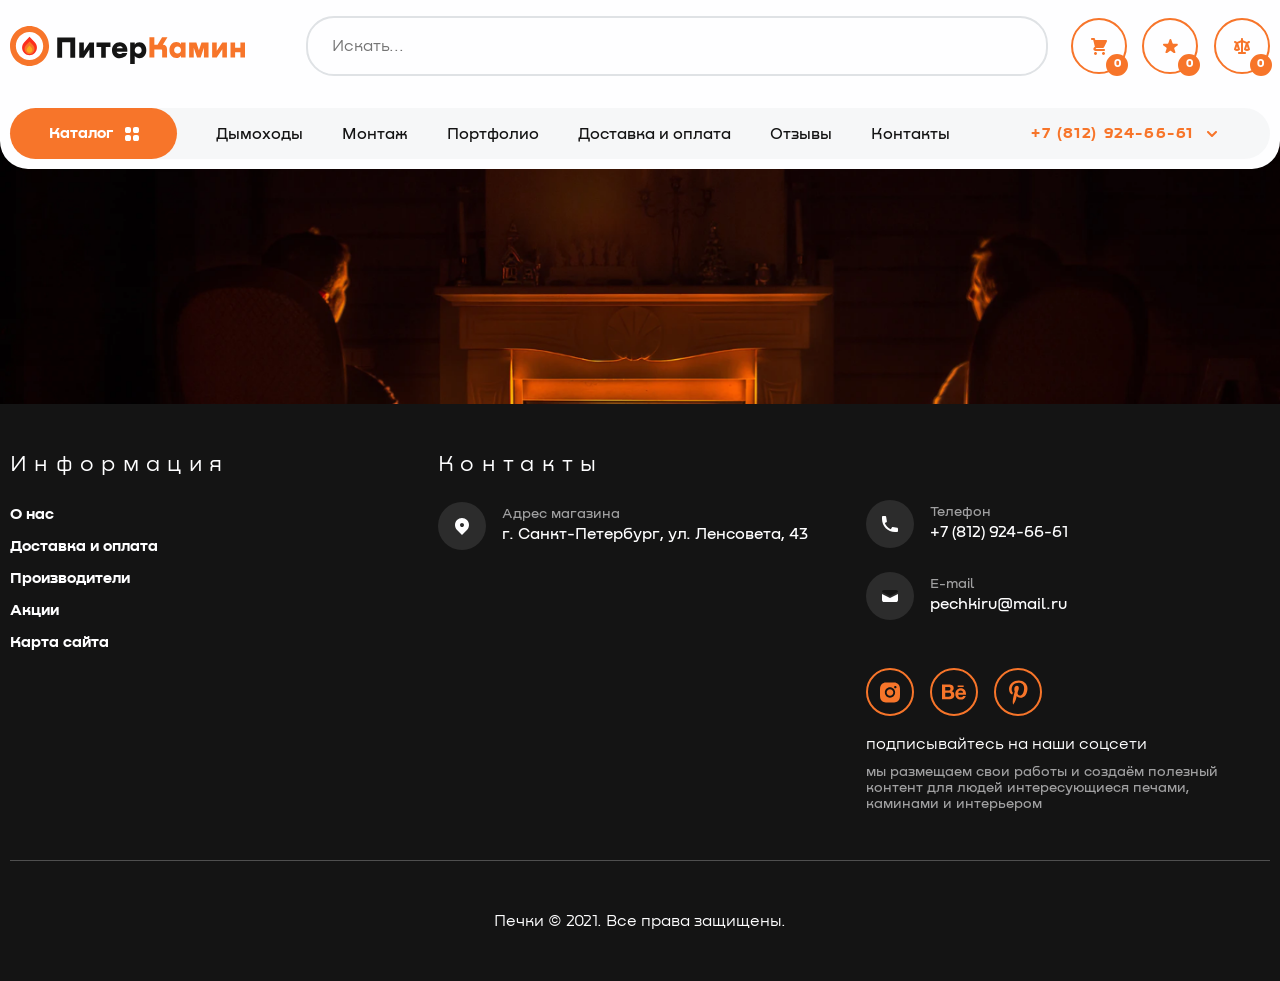
<file: page.html>
<!DOCTYPE html>
<html lang="en">
<head>
    <meta charset="UTF-8">
    <meta name="viewport" content="width=device-width, initial-scale=1.0">
    <title>Document</title>
    <link rel="stylesheet" href="./css/main.css">
</head>
<body>
    <div class="wrapper">
        <header class="header">
    <div class="container container-header">
        <div class="header__inner">
            <div class="header__top">
                <button class="header__plan-btn hidden">
                    <span></span>
                    <span></span>
                    <span></span>
                </button>
                <a href="#" class="logo" aria-label="логотип" title="перейти на главную страницу">
                    <img class="logo__img" src="/img/header/full-logo.svg" alt="изображение лого">
                </a>
                <div data-dialog="consul" class="header__phone hidden open">
                    <svg width="16.000000" height="16.000000" viewBox="0 0 16 16" fill="none">
                        <path id="Vector"
                            d="M0 1C0 0.73 0.1 0.48 0.29 0.29C0.48 0.1 0.73 0 1 0L3.15 0C3.38 0 3.61 0.08 3.79 0.23C3.97 0.39 4.1 0.6 4.13 0.83L4.87 5.27C4.91 5.48 4.88 5.69 4.78 5.89C4.68 6.08 4.53 6.23 4.33 6.33L2.79 7.1C3.34 8.47 4.17 9.72 5.22 10.77C6.27 11.82 7.52 12.65 8.89 13.2L9.67 11.66C9.76 11.46 9.91 11.31 10.11 11.21C10.3 11.11 10.51 11.08 10.72 11.12L15.16 11.86C15.39 11.89 15.6 12.02 15.76 12.2C15.91 12.38 15.99 12.61 16 12.84L16 15C16 15.26 15.89 15.51 15.7 15.7C15.51 15.89 15.26 16 15 16L13 16C5.82 16 0 10.18 0 3L0 1Z"
                            fill="#141414" fill-opacity="1.000000" fill-rule="nonzero" />
                    </svg>
                </div>
                <div class="header-scroll__btns hidden">
                    <button class="header-scroll__btn header-scroll__btn-cataog">
                        <svg width="14.000000" height="14.000000" viewBox="0 0 14 14" fill="none">
                            <path id="catalog"
                                d="M2 0C1.46 0 0.96 0.21 0.58 0.58C0.21 0.96 0 1.46 0 2L0 4C0 4.53 0.21 5.03 0.58 5.41C0.96 5.78 1.46 6 2 6L4 6C4.53 6 5.03 5.78 5.41 5.41C5.78 5.03 6 4.53 6 4L6 2C6 1.46 5.78 0.96 5.41 0.58C5.03 0.21 4.53 0 4 0L2 0ZM2 8C1.46 8 0.96 8.21 0.58 8.58C0.21 8.96 0 9.46 0 10L0 12C0 12.53 0.21 13.03 0.58 13.41C0.96 13.78 1.46 14 2 14L4 14C4.53 14 5.03 13.78 5.41 13.41C5.78 13.03 6 12.53 6 12L6 10C6 9.46 5.78 8.96 5.41 8.58C5.03 8.21 4.53 8 4 8L2 8ZM8 2C8 1.46 8.21 0.96 8.58 0.58C8.96 0.21 9.46 0 10 0L12 0C12.53 0 13.03 0.21 13.41 0.58C13.78 0.96 14 1.46 14 2L14 4C14 4.53 13.78 5.03 13.41 5.41C13.03 5.78 12.53 6 12 6L10 6C9.46 6 8.96 5.78 8.58 5.41C8.21 5.03 8 4.53 8 4L8 2ZM8 10C8 9.46 8.21 8.96 8.58 8.58C8.96 8.21 9.46 8 10 8L12 8C12.53 8 13.03 8.21 13.41 8.58C13.78 8.96 14 9.46 14 10L14 12C14 12.53 13.78 13.03 13.41 13.41C13.03 13.78 12.53 14 12 14L10 14C9.46 14 8.96 13.78 8.58 13.41C8.21 13.03 8 12.53 8 12L8 10Z"
                                fill="currentColor" fill-opacity="1.000000" fill-rule="nonzero" />
                        </svg>
                    </button>
                    <button class="header-scroll__btn header-scroll__btn-menu">
                        <span></span>
                        <span></span>
                        <span></span>
                    </button>
                    <ul class="header-scroll__menu hidden">
                        <li class="header-scroll__menu-item">
                            <a class="header-scroll__menu-item-link" href="#" aria-label="Дымоходы"
                                title="перейти в Дымоходы">Дымоходы</a>
                        </li>
                        <li class="header-scroll__menu-item">
                            <a class="header-scroll__menu-item-link" href="#" aria-label="Монтаж"
                                title="перейти в Монтаж">Монтаж</a>
                        </li>
                        <li class="header-scroll__menu-item">
                            <a class="header-scroll__menu-item-link" href="#" aria-label="Портфолио"
                                title="перейти в Портфолио">Портфолио</a>
                        </li>
                        <li class="header-scroll__menu-item">
                            <a class="header-scroll__menu-item-link" href="#" aria-label="Доставка и оплата"
                                title="перейти в Доставка и оплата">Доставка и оплата</a>
                        </li>
                        <li class="header-scroll__menu-item">
                            <a class="header-scroll__menu-item-link" href="#" aria-label="Отзывы"
                                title="перейти в Отзывы">Отзывы</a>
                        </li>
                        <li class="header-scroll__menu-item">
                            <a class="header-scroll__menu-item-link" href="#" aria-label="Контакты"
                                title="перейти в Контакты">Контакты</a>
                        </li>
                    </ul>
                </div>
                <input class="header__input" type="text" placeholder="Искать...">
                <div class="header__details">
                    <a class="cart" href="#" aria-label="Корзина" title="Перейти в корзину">
                        <svg xmlns="http://www.w3.org/2000/svg" width="16" height="17" viewBox="0 0 16 17" fill="none">
                            <path id="Vector"
                                d="M1 0C0.73 0 0.48 0.1 0.29 0.29C0.1 0.48 0 0.73 0 1C0 1.26 0.1 1.51 0.29 1.7C0.48 1.89 0.73 2 1 2L2.21 2L2.52 3.22C2.52 3.23 2.53 3.25 2.53 3.26L3.89 8.69L3 9.58C1.73 10.84 2.63 13 4.41 13L13 13C13.26 13 13.51 12.89 13.7 12.7C13.89 12.51 14 12.26 14 12C14 11.73 13.89 11.48 13.7 11.29C13.51 11.1 13.26 11 13 11L4.41 11L5.41 10L12 10C12.18 9.99 12.36 9.94 12.52 9.85C12.68 9.75 12.81 9.61 12.89 9.44L15.89 3.44C15.97 3.29 16 3.12 15.99 2.95C15.99 2.78 15.93 2.61 15.85 2.47C15.76 2.32 15.63 2.2 15.48 2.12C15.33 2.04 15.17 2 15 2L4.28 2L3.96 0.75C3.91 0.54 3.79 0.34 3.61 0.21C3.43 0.07 3.22 0 3 0L1 0ZM14 15.5C14 15.89 13.84 16.27 13.56 16.56C13.27 16.84 12.89 17 12.5 17C12.1 17 11.72 16.84 11.43 16.56C11.15 16.27 11 15.89 11 15.5C11 15.1 11.15 14.72 11.43 14.43C11.72 14.15 12.1 14 12.5 14C12.89 14 13.27 14.15 13.56 14.43C13.84 14.72 14 15.1 14 15.5ZM4.5 17C4.89 17 5.27 16.84 5.56 16.56C5.84 16.27 6 15.89 6 15.5C6 15.1 5.84 14.72 5.56 14.43C5.27 14.15 4.89 14 4.5 14C4.1 14 3.72 14.15 3.43 14.43C3.15 14.72 3 15.1 3 15.5C3 15.89 3.15 16.27 3.43 16.56C3.72 16.84 4.1 17 4.5 17Z"
                                fill="rgb(247, 117, 42)" fill-opacity="1.000000" fill-rule="nonzero" />
                        </svg>
                        <span>0</span>
                    </a>
                    <a class="star" href="#" aria-label="избранное" title="перейти в избранное">
                        <svg xmlns="http://www.w3.org/2000/svg" xmlns:xlink="http://www.w3.org/1999/xlink"
                            width="14.868408" height="14.240479" viewBox="0 0 14.8684 14.2405" fill="none">
                            <defs />
                            <path id="Vector"
                                d="M6.48 0.69C6.78 -0.24 8.08 -0.24 8.38 0.69L9.45 3.98C9.52 4.18 9.64 4.35 9.81 4.48C9.98 4.6 10.19 4.67 10.4 4.67L13.86 4.67C14.83 4.67 15.23 5.91 14.45 6.48L11.65 8.51C11.48 8.64 11.35 8.81 11.29 9.01C11.22 9.21 11.22 9.43 11.29 9.63L12.36 12.92C12.66 13.84 11.6 14.61 10.82 14.04L8.02 12.01C7.84 11.88 7.64 11.82 7.43 11.82C7.22 11.82 7.01 11.88 6.84 12.01L4.04 14.04C3.26 14.61 2.2 13.84 2.5 12.92L3.57 9.63C3.64 9.43 3.64 9.21 3.57 9.01C3.51 8.81 3.38 8.64 3.21 8.51L0.41 6.48C-0.37 5.91 0.03 4.67 1 4.67L4.46 4.67C4.67 4.67 4.87 4.6 5.05 4.48C5.22 4.35 5.34 4.18 5.41 3.98L6.48 0.69L6.48 0.69Z"
                                fill="currentColor" fill-opacity="1.000000" fill-rule="nonzero" />
                        </svg>
                        <span>0</span>
                    </a>
                    <a class="scales" href="#" aria-label="сравнение" title="сравить товары">
                        <svg xmlns="http://www.w3.org/2000/svg" xmlns:xlink="http://www.w3.org/1999/xlink"
                            width="16.000244" height="16.000000" viewBox="0 0 16.0002 16" fill="none">
                            <defs />
                            <path id="Vector"
                                d="M7.99 0C8.26 0 8.51 0.1 8.7 0.29C8.89 0.48 8.99 0.73 8.99 1L8.99 2.32L12.95 3.9L14.55 3.1C14.79 2.98 15.06 2.96 15.31 3.05C15.56 3.13 15.77 3.31 15.89 3.55C16.01 3.79 16.03 4.06 15.94 4.31C15.86 4.56 15.68 4.77 15.44 4.89L14.21 5.51L15.95 10.93C16.01 11.11 16.01 11.31 15.96 11.49C15.91 11.68 15.81 11.85 15.66 11.98C14.93 12.63 13.98 13 12.99 13C12.01 13 11.06 12.63 10.33 11.98C10.18 11.85 10.08 11.68 10.03 11.49C9.98 11.31 9.98 11.11 10.04 10.93L11.76 5.58L8.99 4.47L8.99 14L10.99 14C11.26 14 11.51 14.1 11.7 14.29C11.89 14.48 11.99 14.73 11.99 15C11.99 15.26 11.89 15.51 11.7 15.7C11.51 15.89 11.26 16 10.99 16L4.99 16C4.73 16 4.48 15.89 4.29 15.7C4.1 15.51 3.99 15.26 3.99 15C3.99 14.73 4.1 14.48 4.29 14.29C4.48 14.1 4.73 14 4.99 14L6.99 14L6.99 4.47L4.23 5.58L5.95 10.93C6.01 11.11 6.01 11.31 5.96 11.49C5.91 11.68 5.81 11.85 5.66 11.98C4.93 12.63 3.98 13 2.99 13C2.01 13 1.06 12.63 0.33 11.98C0.18 11.85 0.08 11.68 0.03 11.49C-0.02 11.31 -0.02 11.11 0.04 10.93L1.78 5.51L0.55 4.89C0.32 4.77 0.15 4.56 0.07 4.31C-0.01 4.06 0.01 3.79 0.13 3.56C0.24 3.33 0.45 3.15 0.69 3.07C0.94 2.98 1.21 2.99 1.44 3.1L3.04 3.9L6.99 2.32L6.99 1C6.99 0.73 7.1 0.48 7.29 0.29C7.48 0.1 7.73 0 7.99 0ZM2.99 8.27L2.18 10.82C2.43 10.93 2.7 11 2.99 11C3.29 11 3.56 10.93 3.81 10.82L2.99 8.27ZM12.99 8.27L12.18 10.82C12.43 10.93 12.7 11 12.99 11C13.29 11 13.56 10.93 13.81 10.82L12.99 8.27Z"
                                fill="#F7752A" fill-opacity="1.000000" fill-rule="evenodd" />
                        </svg>
                        <span>0</span>
                    </a>
                </div>
                <div class="header__num--scroll hidden">
                    <button class="header__num-btn--scroll" aria-label="контакты" title="показать контакты">
                        <p class="header__num-btn-title">
                            +7 (812) 924-66-61
                        </p>
                        <svg width="10.012207" height="6.012070" viewBox="0 0 10.0122 6.01207" fill="none">
                            <path id="Vector"
                                d="M0.29 0.3C0.48 0.11 0.73 0.01 1 0.01C1.26 0.01 1.51 0.11 1.7 0.3L5 3.59L8.29 0.3C8.38 0.2 8.49 0.13 8.61 0.08C8.73 0.02 8.87 0 9 3.05e-5C9.13 -0.01 9.26 0.02 9.39 0.07C9.51 0.12 9.62 0.19 9.71 0.29C9.81 0.38 9.88 0.49 9.93 0.62C9.98 0.74 10.01 0.87 10.01 1C10.01 1.14 9.98 1.27 9.93 1.39C9.87 1.51 9.8 1.62 9.7 1.71L5.7 5.71C5.51 5.9 5.26 6.01 5 6.01C4.73 6.01 4.48 5.9 4.29 5.71L0.29 1.71C0.1 1.53 0 1.27 0 1.01C0 0.74 0.1 0.49 0.29 0.3Z"
                                fill="#F7752A" fill-opacity="1.000000" fill-rule="evenodd" />
                        </svg>
                    </button>
                    <div class="number-details--scroll">
                        <ul class="number-details__menu">
                            <li class="number-details__inner">
                                <svg width="14.000977" height="16.900356" viewBox="0 0 14.001 16.9004" fill="none">
                                    <path id="Vector"
                                        d="M2.05 2.05C3.36 0.73 5.14 0 7 0C8.85 0 10.63 0.73 11.95 2.05C13.26 3.36 14 5.14 14 7C14 8.85 13.26 10.63 11.95 11.95L7 16.9L2.05 11.95C1.4 11.3 0.88 10.52 0.53 9.67C0.18 8.82 0 7.91 0 7C0 6.08 0.18 5.17 0.53 4.32C0.88 3.47 1.4 2.7 2.05 2.05ZM7 9C7.53 9 8.03 8.78 8.41 8.41C8.78 8.03 9 7.53 9 7C9 6.46 8.78 5.96 8.41 5.58C8.03 5.21 7.53 5 7 5C6.47 5 5.96 5.21 5.58 5.58C5.21 5.96 5 6.46 5 7C5 7.53 5.21 8.03 5.58 8.41C5.96 8.78 6.47 9 7 9Z"
                                        fill="#141414" fill-opacity="1.000000" fill-rule="evenodd" />
                                </svg>
                                <div class="number-details__desc">
                                    <h6 class="number-details__title">Адрес магазина</h6>
                                    <p class="number-details__text">г. Санкт-Петербург,
                                        ул. Ленсовета, 43
                                    </p>
                                </div>
                            </li>
                            <li class="number-details__inner">
                                <svg width="16.000000" height="16.000000" viewBox="0 0 16 16" fill="none">
                                    <path id="Vector"
                                        d="M0 1C0 0.73 0.1 0.48 0.29 0.29C0.48 0.1 0.73 0 1 0L3.15 0C3.38 0 3.61 0.08 3.79 0.23C3.97 0.39 4.1 0.6 4.13 0.83L4.87 5.27C4.91 5.48 4.88 5.69 4.78 5.89C4.68 6.08 4.53 6.23 4.33 6.33L2.79 7.1C3.34 8.47 4.17 9.72 5.22 10.77C6.27 11.82 7.52 12.65 8.89 13.2L9.66 11.66C9.76 11.46 9.91 11.31 10.11 11.21C10.3 11.11 10.51 11.08 10.72 11.12L15.16 11.86C15.39 11.89 15.6 12.02 15.76 12.2C15.91 12.38 16 12.61 16 12.84L16 15C16 15.26 15.89 15.51 15.7 15.7C15.51 15.89 15.26 16 15 16L13 16C5.81 16 0 10.18 0 3L0 1Z"
                                        fill="#141414" fill-opacity="1.000000" fill-rule="nonzero" />
                                </svg>
                                <div class="number-details__desc">
                                    <h6 class="number-details__title">Телефон</h6>
                                    <p class="number-details__text">
                                        +7 (812) 924-66-61
                                    </p>
                                </div>
                            </li>
                            <li class="number-details__inner">
                                <svg xmlns="http://www.w3.org/2000/svg" width="16" height="12" viewBox="0 0 16 12"
                                    fill="none">
                                    <path
                                        d="M0 1.88L8 5.88L15.99 1.88C15.96 1.37 15.74 0.89 15.37 0.54C15 0.19 14.51 0 14 0H2C1.48 0 0.99 0.19 0.62 0.54C0.25 0.89 0.03 1.37 0 1.88Z"
                                        fill="#141414" />
                                    <path
                                        d="M16 4.11L8 8.11L0 4.11V9.99C0 10.53 0.21 11.03 0.58 11.41C0.96 11.78 1.46 12 2 12H14C14.53 12 15.03 11.78 15.41 11.41C15.78 11.03 16 10.53 16 9.99V4.11Z"
                                        fill="#141414" />
                                </svg>
                                <div class="number-details__desc">
                                    <h6 class="number-details__title">E-mail</h6>
                                    <p class="number-details__text">
                                        pechkiru@mail.ru
                                    </p>
                                </div>
                            </li>
                        </ul>
                        <button class="number-details__btn open" data-dialog="consul">Консультация</button>
                        <ul class="number-details__network">
                            <li class="number-details__item">
                                <a class="number-details__item-link" href="#" aria-label="инстаграм"
                                    title="перейти в инстграм">
                                    <img class="number-details__item-img" src="/img/header/insta.svg"
                                        alt="ссылка на инстаграм">
                                </a>
                            </li>
                            <li class="number-details__item">
                                <a class="number-details__item-link" href="#" aria-label="бии" title="перейти в бии">
                                    <img class="number-details__item-img" src="/img/header/bee.svg" alt="ссылка на бии">
                                </a>
                            </li>
                            <li class="number-details__item">
                                <a class="number-details__item-link" href="#" aria-label="пинтерест"
                                    title="перейти в пинтерест">
                                    <img class="number-details__item-img" src="/img/header/pint.svg"
                                        alt="ссылка на пинтерест">
                                </a>
                            </li>
                        </ul>
                        <p class="number-details__texter">мы размещаем свои работы и создаём полезный контент для людей
                            интересующиеся печами,
                            каминами и интерьером
                        </p>
                    </div>
                </div>
            </div>
            <div class="header__bottom">
                <div class="header__bottom-details">
                    <div class="catalog">
                        <button class="catalog__btn" aria-label="каталог" title="показать каталог">
                            <p class="catalog__title">Каталог</p>
                            <svg width="14.000000" height="14.000000" viewBox="0 0 14 14" fill="none">
                                <path id="catalog"
                                    d="M2 0C1.46 0 0.96 0.21 0.58 0.58C0.21 0.96 0 1.46 0 2L0 4C0 4.53 0.21 5.03 0.58 5.41C0.96 5.78 1.46 6 2 6L4 6C4.53 6 5.03 5.78 5.41 5.41C5.78 5.03 6 4.53 6 4L6 2C6 1.46 5.78 0.96 5.41 0.58C5.03 0.21 4.53 0 4 0L2 0ZM2 8C1.46 8 0.96 8.21 0.58 8.58C0.21 8.96 0 9.46 0 10L0 12C0 12.53 0.21 13.03 0.58 13.41C0.96 13.78 1.46 14 2 14L4 14C4.53 14 5.03 13.78 5.41 13.41C5.78 13.03 6 12.53 6 12L6 10C6 9.46 5.78 8.96 5.41 8.58C5.03 8.21 4.53 8 4 8L2 8ZM8 2C8 1.46 8.21 0.96 8.58 0.58C8.96 0.21 9.46 0 10 0L12 0C12.53 0 13.03 0.21 13.41 0.58C13.78 0.96 14 1.46 14 2L14 4C14 4.53 13.78 5.03 13.41 5.41C13.03 5.78 12.53 6 12 6L10 6C9.46 6 8.96 5.78 8.58 5.41C8.21 5.03 8 4.53 8 4L8 2ZM8 10C8 9.46 8.21 8.96 8.58 8.58C8.96 8.21 9.46 8 10 8L12 8C12.53 8 13.03 8.21 13.41 8.58C13.78 8.96 14 9.46 14 10L14 12C14 12.53 13.78 13.03 13.41 13.41C13.03 13.78 12.53 14 12 14L10 14C9.46 14 8.96 13.78 8.58 13.41C8.21 13.03 8 12.53 8 12L8 10Z"
                                    fill="#FEFEFF" fill-opacity="1.000000" fill-rule="nonzero" />
                            </svg>
                        </button>
                    </div>
                    <nav class="menu">
                        <ul class="menu__list">
                            <li class="menu__item">
                                <a class="menu__item-link" href="#" aria-label="Дымоходы"
                                    title="перейти в Дымоходы">Дымоходы</a>
                            </li>
                            <li class="menu__item">
                                <a class="menu__item-link" href="#" aria-label="Монтаж"
                                    title="перейти в Монтаж">Монтаж</a>
                            </li>
                            <li class="menu__item">
                                <a class="menu__item-link" href="#" aria-label="Портфолио"
                                    title="перейти в Портфолио">Портфолио</a>
                            </li>
                            <li class="menu__item">
                                <a class="menu__item-link" href="#" aria-label="Доставка и оплата"
                                    title="перейти в Доставка и оплата">Доставка и оплата</a>
                            </li>
                            <li class="menu__item">
                                <a class="menu__item-link" href="#" aria-label="Отзывы"
                                    title="перейти в Отзывы">Отзывы</a>
                            </li>
                            <li class="menu__item">
                                <a class="menu__item-link" href="#" aria-label="Контакты"
                                    title="перейти в Контакты">Контакты</a>
                            </li>
                        </ul>
                    </nav>
                    <div class="header__num">
                        <button class="header__num-btn" aria-label="контакты" title="показать контакты">
                            <p class="header__num-btn-title">
                                +7 (812) 924-66-61
                            </p>
                            <svg width="10.012207" height="6.012070" viewBox="0 0 10.0122 6.01207" fill="none">
                                <path id="Vector"
                                    d="M0.29 0.3C0.48 0.11 0.73 0.01 1 0.01C1.26 0.01 1.51 0.11 1.7 0.3L5 3.59L8.29 0.3C8.38 0.2 8.49 0.13 8.61 0.08C8.73 0.02 8.87 0 9 3.05e-5C9.13 -0.01 9.26 0.02 9.39 0.07C9.51 0.12 9.62 0.19 9.71 0.29C9.81 0.38 9.88 0.49 9.93 0.62C9.98 0.74 10.01 0.87 10.01 1C10.01 1.14 9.98 1.27 9.93 1.39C9.87 1.51 9.8 1.62 9.7 1.71L5.7 5.71C5.51 5.9 5.26 6.01 5 6.01C4.73 6.01 4.48 5.9 4.29 5.71L0.29 1.71C0.1 1.53 0 1.27 0 1.01C0 0.74 0.1 0.49 0.29 0.3Z"
                                    fill="#F7752A" fill-opacity="1.000000" fill-rule="evenodd" />
                            </svg>
                        </button>
                        <div class="number-details">
                            <ul class="number-details__menu">
                                <li class="number-details__inner">
                                    <svg width="14.000977" height="16.900356" viewBox="0 0 14.001 16.9004" fill="none">
                                        <path id="Vector"
                                            d="M2.05 2.05C3.36 0.73 5.14 0 7 0C8.85 0 10.63 0.73 11.95 2.05C13.26 3.36 14 5.14 14 7C14 8.85 13.26 10.63 11.95 11.95L7 16.9L2.05 11.95C1.4 11.3 0.88 10.52 0.53 9.67C0.18 8.82 0 7.91 0 7C0 6.08 0.18 5.17 0.53 4.32C0.88 3.47 1.4 2.7 2.05 2.05ZM7 9C7.53 9 8.03 8.78 8.41 8.41C8.78 8.03 9 7.53 9 7C9 6.46 8.78 5.96 8.41 5.58C8.03 5.21 7.53 5 7 5C6.47 5 5.96 5.21 5.58 5.58C5.21 5.96 5 6.46 5 7C5 7.53 5.21 8.03 5.58 8.41C5.96 8.78 6.47 9 7 9Z"
                                            fill="#141414" fill-opacity="1.000000" fill-rule="evenodd" />
                                    </svg>
                                    <div class="number-details__desc">
                                        <h6 class="number-details__title">Адрес магазина</h6>
                                        <p class="number-details__text">г. Санкт-Петербург,
                                            ул. Ленсовета, 43
                                        </p>
                                    </div>
                                </li>
                                <li class="number-details__inner">
                                    <svg width="16.000000" height="16.000000" viewBox="0 0 16 16" fill="none">
                                        <path id="Vector"
                                            d="M0 1C0 0.73 0.1 0.48 0.29 0.29C0.48 0.1 0.73 0 1 0L3.15 0C3.38 0 3.61 0.08 3.79 0.23C3.97 0.39 4.1 0.6 4.13 0.83L4.87 5.27C4.91 5.48 4.88 5.69 4.78 5.89C4.68 6.08 4.53 6.23 4.33 6.33L2.79 7.1C3.34 8.47 4.17 9.72 5.22 10.77C6.27 11.82 7.52 12.65 8.89 13.2L9.66 11.66C9.76 11.46 9.91 11.31 10.11 11.21C10.3 11.11 10.51 11.08 10.72 11.12L15.16 11.86C15.39 11.89 15.6 12.02 15.76 12.2C15.91 12.38 16 12.61 16 12.84L16 15C16 15.26 15.89 15.51 15.7 15.7C15.51 15.89 15.26 16 15 16L13 16C5.81 16 0 10.18 0 3L0 1Z"
                                            fill="#141414" fill-opacity="1.000000" fill-rule="nonzero" />
                                    </svg>
                                    <div class="number-details__desc">
                                        <h6 class="number-details__title">Телефон</h6>
                                        <p class="number-details__text">
                                            +7 (812) 924-66-61
                                        </p>
                                    </div>
                                </li>
                                <li class="number-details__inner">
                                    <svg xmlns="http://www.w3.org/2000/svg" width="16" height="12" viewBox="0 0 16 12"
                                        fill="none">
                                        <path
                                            d="M0 1.88L8 5.88L15.99 1.88C15.96 1.37 15.74 0.89 15.37 0.54C15 0.19 14.51 0 14 0H2C1.48 0 0.99 0.19 0.62 0.54C0.25 0.89 0.03 1.37 0 1.88Z"
                                            fill="#141414" />
                                        <path
                                            d="M16 4.11L8 8.11L0 4.11V9.99C0 10.53 0.21 11.03 0.58 11.41C0.96 11.78 1.46 12 2 12H14C14.53 12 15.03 11.78 15.41 11.41C15.78 11.03 16 10.53 16 9.99V4.11Z"
                                            fill="#141414" />
                                    </svg>
                                    <div class="number-details__desc">
                                        <h6 class="number-details__title">E-mail</h6>
                                        <p class="number-details__text">
                                            pechkiru@mail.ru
                                        </p>
                                    </div>
                                </li>
                            </ul>
                            <button class="number-details__btn open" data-dialog="consul">Консультация</button>
                            <ul class="number-details__network">
                                <li class="number-details__item">
                                    <a class="number-details__item-link" href="#" aria-label="инстаграм"
                                        title="перейти в инстграм">
                                        <img class="number-details__item-img" src="/img/header/insta.svg"
                                            alt="ссылка на инстаграм">
                                    </a>
                                </li>
                                <li class="number-details__item">
                                    <a class="number-details__item-link" href="#" aria-label="бии"
                                        title="перейти в бии">
                                        <img class="number-details__item-img" src="/img/header/bee.svg"
                                            alt="ссылка на бии">
                                    </a>
                                </li>
                                <li class="number-details__item">
                                    <a class="number-details__item-link" href="#" aria-label="пинтерест"
                                        title="перейти в пинтерест">
                                        <img class="number-details__item-img" src="/img/header/pint.svg"
                                            alt="ссылка на пинтерест">
                                    </a>
                                </li>
                            </ul>
                            <p class="number-details__texter">мы размещаем свои работы и создаём полезный контент для
                                людей интересующиеся печами,
                                каминами и интерьером
                            </p>
                        </div>
                    </div>
                </div>
            </div>
        </div>
    </div>
    <!-- <div class="red" style="width: 30px; height: 200vh; background: red;"></div> -->

</header>

<div class="catalog__dialog">
    <div class="catalog__inner">
        <div class="catalog__first">
            <ul class="catalog__list">
                <li class="catalog__item" data-tab="tab-1">
                    <a class="catalog__item-link" href="#" aria-label="печи для бани" title="перейти в печи для бани">
                        <img class="catalog__item-link-img" src="/img/icon/pechi-ban.svg"
                            alt="изображение печи для бани">
                        <p class="catalog__item-link-title">Печи для бани</p>
                    </a>
                </li>
                <li class="catalog__item" data-tab="tab-2">
                    <a class="catalog__item-link" href="#" aria-label="печи для дачи" title="перейти в печи для дачи">
                        <img class="catalog__item-link-img" src="/img/icon/pechi-dacha.svg"
                            alt="изображение печи для дачи">
                        <p class="catalog__item-link-title">Печи для дачи</p>
                    </a>
                </li>
                <li class="catalog__item" data-tab="tab-3">
                    <a class="catalog__item-link" href="#" aria-label="печи и камины" title="перейти в печи и камины">
                        <img class="catalog__item-link-img" src="/img/icon/pechi-kamin.svg" alt="Печи-камины">
                        <p class="catalog__item-link-title">Печи камины</p>
                    </a>
                </li>
                <li class="catalog__item" data-tab="tab-4">
                    <a class="catalog__item-link" href="#" aria-label="котлы" title="перейти в котлы">
                        <img class="catalog__item-link-img" src="/img/icon/kotli.svg" alt="Котлы">
                        <p class="catalog__item-link-title">Котлы</p>
                    </a>
                </li>
                <li class="catalog__item" data-tab="tab-5">
                    <a class="catalog__item-link" href="#" aria-label="камины" title="перейти в камины">
                        <img class="catalog__item-link-img" src="/img/icon/kamini.svg" alt="Камины">
                        <p class="catalog__item-link-title">Камины</p>
                    </a>
                </li>
                <li class="catalog__item" data-tab="tab-6">
                    <a class="catalog__item-link" href="#" aria-label="камииные топки" title="перейти в каминные топки">
                        <img class="catalog__item-link-img" src="/img/icon/kamini-topki.svg" alt="Каминные топки">
                        <p class="catalog__item-link-title">Каминные топки</p>
                    </a>
                </li>
                <li class="catalog__item" data-tab="tab-7">
                    <a class="catalog__item-link" href="#" aria-label="садовые печи" title="перейти в садовые печи">
                        <img class="catalog__item-link-img" src="/img/icon/sad-pechi.svg" alt="Садовые печи">
                        <p class="catalog__item-link-title">Садовые печи</p>
                    </a>
                </li>
            </ul>
            <ul class="catalog__list">
                <li class="catalog__item">
                    <a class="catalog__item-link" href="#" aria-label="камииные облицовки"
                        title="перейти в камииные облицовки">
                        <img class="catalog__item-link-img" src="/img/icon/kamini-obl.svg" alt="Каминные облицовки">
                        <p class="catalog__item-link-title">Каминные облицовки</p>
                    </a>
                </li>
                <li class="catalog__item">
                    <a class="catalog__item-link" href="#" aria-label="печное литье" title="перейти в печное литье">
                        <img class="catalog__item-link-img" src="/img/icon/peschoe-lityo.svg" alt="Печное литье">
                        <p class="catalog__item-link-title">Печное литье</p>
                    </a>
                </li>
                <li class="catalog__item">
                    <a class="catalog__item-link" href="#" aria-label="Дымоходы" title="перейти в дымоходы">
                        <img class="catalog__item-link-img" src="/img/icon/dimohod.svg" alt="Дымоходы">
                        <p class="catalog__item-link-title">Дымоходы</p>
                    </a>
                </li>
            </ul>
        </div>
        <div class="catalog__second hidden" data-tab-content id="tab-1">
            <div class="catalog__second-title">
                <h3 class="catalog__second-text">перейти в категорию</h3>
                <svg width="48.000000" height="48.000004" viewBox="0 0 48 48" fill="none">
                    <rect id="Frame" rx="0.000000" width="47.000000" height="47.000000"
                        transform="translate(48.500000 48.500000) rotate(179.999985)" fill="#FFFFFF" fill-opacity="0" />
                    <g clip-path="url(#clip2479_658)">
                        <path id="Vector"
                            d="M26.29 19.29C26.48 19.1 26.73 19 27 19C27.26 19 27.51 19.1 27.7 19.29L31.7 23.29C31.89 23.48 32 23.73 32 24C32 24.26 31.89 24.51 31.7 24.7L27.7 28.7C27.51 28.88 27.26 28.99 27 28.98C26.74 28.98 26.49 28.88 26.3 28.69C26.11 28.5 26.01 28.25 26.01 27.99C26.01 27.73 26.11 27.48 26.29 27.29L28.58 25L17 25C16.73 25 16.48 24.89 16.29 24.7C16.1 24.51 16 24.26 16 24C16 23.73 16.1 23.48 16.29 23.29C16.48 23.1 16.73 23 17 23L28.58 23L26.29 20.7C26.1 20.51 26 20.26 26 20C26 19.73 26.1 19.48 26.29 19.29Z"
                            fill="#141414" fill-opacity="1.000000" fill-rule="evenodd" />
                    </g>
                </svg>
            </div>
            <div class="catalog__carts">
                <div class="catalog__cart">
                    <div class="catalog__cart-list">
                        <div class="catalog__cart-list-type">
                            <svg width="16.000000" height="14.023056" viewBox="0 0 16 14.0231" fill="none">
                                <path id="Vector"
                                    d="M7.24 0.03C7.5 0.1 7.72 0.26 7.85 0.49C7.99 0.72 8.03 0.99 7.97 1.24L7.52 3L10.47 3L11.02 0.76C11.06 0.63 11.11 0.51 11.19 0.4C11.27 0.3 11.37 0.21 11.48 0.14C11.59 0.07 11.72 0.03 11.85 0.01C11.98 -0.01 12.11 -0.01 12.24 0.02C12.37 0.06 12.49 0.11 12.59 0.19C12.7 0.27 12.79 0.37 12.86 0.48C12.92 0.6 12.97 0.72 12.99 0.85C13.01 0.98 13 1.12 12.97 1.24L12.52 3L15 3C15.26 3 15.51 3.11 15.7 3.29C15.89 3.48 16 3.74 16 4C16 4.27 15.89 4.52 15.7 4.71C15.51 4.9 15.26 5 15 5L12.02 5L11.02 9L13 9C13.26 9 13.51 9.11 13.7 9.29C13.89 9.48 14 9.74 14 10C14 10.27 13.89 10.52 13.7 10.71C13.51 10.9 13.26 11 13 11L10.52 11L9.97 13.24C9.93 13.37 9.88 13.5 9.8 13.6C9.72 13.71 9.63 13.8 9.51 13.87C9.4 13.94 9.27 13.99 9.14 14.01C9.01 14.03 8.88 14.02 8.75 13.99C8.62 13.96 8.5 13.9 8.39 13.82C8.29 13.74 8.2 13.64 8.13 13.53C8.06 13.41 8.02 13.28 8 13.15C7.98 13.02 7.99 12.89 8.02 12.76L8.47 11L5.52 11L4.97 13.24C4.93 13.37 4.88 13.5 4.8 13.6C4.72 13.71 4.63 13.8 4.51 13.87C4.4 13.94 4.27 13.99 4.14 14.01C4.01 14.03 3.88 14.02 3.75 13.99C3.62 13.96 3.5 13.9 3.39 13.82C3.29 13.74 3.2 13.64 3.13 13.53C3.06 13.41 3.02 13.28 3 13.15C2.98 13.02 2.99 12.89 3.02 12.76L3.47 11L1 11C0.73 11 0.48 10.9 0.29 10.71C0.1 10.52 0 10.27 0 10C0 9.74 0.1 9.48 0.29 9.29C0.48 9.11 0.73 9 1 9L3.97 9L4.97 5L3 5C2.73 5 2.48 4.9 2.29 4.71C2.1 4.52 2 4.27 2 4C2 3.74 2.1 3.48 2.29 3.29C2.48 3.11 2.73 3 3 3L5.47 3L6.02 0.76C6.09 0.5 6.25 0.28 6.48 0.14C6.71 0.01 6.98 -0.03 7.24 0.03ZM7.02 5L6.02 9L8.96 9L9.96 5L7.03 5L7.02 5Z"
                                    fill="#61707D" fill-opacity="1.000000" fill-rule="evenodd" />
                            </svg>
                            <h4 class="catalog__cart-list-type-title">Тип</h4>
                        </div>
                        <ul class="catalog__cart-items">
                            <li class="catalog__cart-item">
                                <svg width="16.000000" height="1.000000" viewBox="0 0 16 1" fill="none">
                                    <rect id="Rectangle 2" width="16.000000" height="1.000000" fill="#141414"
                                        fill-opacity="1.000000" />
                                </svg>
                                <a class="catalog__cart-item-link" href="#" aria-label="Чугунные"
                                    title="перейти в Чугунныер">Чугунные</a>
                            </li>
                            <li class="catalog__cart-item">
                                <svg width="16.000000" height="1.000000" viewBox="0 0 16 1" fill="none">
                                    <rect id="Rectangle 2" width="16.000000" height="1.000000" fill="#141414"
                                        fill-opacity="1.000000" />
                                </svg>
                                <a class="catalog__cart-item-link" href="#" aria-label="Стальные"
                                    title="перейти в Стальные">Стальные</a>
                            </li>
                            <li class="catalog__cart-item">
                                <svg width="16.000000" height="1.000000" viewBox="0 0 16 1" fill="none">
                                    <rect id="Rectangle 2" width="16.000000" height="1.000000" fill="#141414"
                                        fill-opacity="1.000000" />
                                </svg>
                                <a class="catalog__cart-item-link" href="#" aria-label="С баком для воды"
                                    title="перейти в С баком для воды">С баком для воды</a>
                            </li>
                            <li class="catalog__cart-item">
                                <svg width="16.000000" height="1.000000" viewBox="0 0 16 1" fill="none">
                                    <rect id="Rectangle 2" width="16.000000" height="1.000000" fill="#141414"
                                        fill-opacity="1.000000" />
                                </svg>
                                <a class="catalog__cart-item-link" href="#" aria-label="С теплообменником"
                                    title="перейти в С теплообменником">С теплообменником</a>
                            </li>
                            <li class="catalog__cart-item">
                                <svg width="16.000000" height="1.000000" viewBox="0 0 16 1" fill="none">
                                    <rect id="Rectangle 2" width="16.000000" height="1.000000" fill="#141414"
                                        fill-opacity="1.000000" />
                                </svg>
                                <a class="catalog__cart-item-link" href="#" aria-label="С закрытой каменкой"
                                    title="перейти в  С закрытой каменкой">С закрытой каменкой</a>
                            </li>
                            <li class="catalog__cart-item">
                                <svg width="16.000000" height="1.000000" viewBox="0 0 16 1" fill="none">
                                    <rect id="Rectangle 2" width="16.000000" height="1.000000" fill="#141414"
                                        fill-opacity="1.000000" />
                                </svg>
                                <a class="catalog__cart-item-link" href="#" aria-label="С открытой каменкой"
                                    title="перейти в С открытой каменкой">С открытой каменкой</a>
                            </li>
                            <li class="catalog__cart-item">
                                <svg width="16.000000" height="1.000000" viewBox="0 0 16 1" fill="none">
                                    <rect id="Rectangle 2" width="16.000000" height="1.000000" fill="#141414"
                                        fill-opacity="1.000000" />
                                </svg>
                                <a class="catalog__cart-item-link" href="#" aria-label="С выносной топкой"
                                    title="перейти в С выносной топкой">С выносной топкой</a>
                            </li>
                            <li class="catalog__cart-item">
                                <svg width="16.000000" height="1.000000" viewBox="0 0 16 1" fill="none">
                                    <rect id="Rectangle 2" width="16.000000" height="1.000000" fill="#141414"
                                        fill-opacity="1.000000" />
                                </svg>
                                <a class="catalog__cart-item-link" href="#" aria-label="Без выносной топки"
                                    title="перейти в Без выносной топки">Без выносной топки</a>
                            </li>
                        </ul>
                    </div>
                    <div class="catalog__cart-list">
                        <div class="catalog__cart-list-type">
                            <svg width="16.000000" height="14.023056" viewBox="0 0 16 14.0231" fill="none">
                                <path id="Vector"
                                    d="M7.24 0.03C7.5 0.1 7.72 0.26 7.85 0.49C7.99 0.72 8.03 0.99 7.97 1.24L7.52 3L10.47 3L11.02 0.76C11.06 0.63 11.11 0.51 11.19 0.4C11.27 0.3 11.37 0.21 11.48 0.14C11.59 0.07 11.72 0.03 11.85 0.01C11.98 -0.01 12.11 -0.01 12.24 0.02C12.37 0.06 12.49 0.11 12.59 0.19C12.7 0.27 12.79 0.37 12.86 0.48C12.92 0.6 12.97 0.72 12.99 0.85C13.01 0.98 13 1.12 12.97 1.24L12.52 3L15 3C15.26 3 15.51 3.11 15.7 3.29C15.89 3.48 16 3.74 16 4C16 4.27 15.89 4.52 15.7 4.71C15.51 4.9 15.26 5 15 5L12.02 5L11.02 9L13 9C13.26 9 13.51 9.11 13.7 9.29C13.89 9.48 14 9.74 14 10C14 10.27 13.89 10.52 13.7 10.71C13.51 10.9 13.26 11 13 11L10.52 11L9.97 13.24C9.93 13.37 9.88 13.5 9.8 13.6C9.72 13.71 9.63 13.8 9.51 13.87C9.4 13.94 9.27 13.99 9.14 14.01C9.01 14.03 8.88 14.02 8.75 13.99C8.62 13.96 8.5 13.9 8.39 13.82C8.29 13.74 8.2 13.64 8.13 13.53C8.06 13.41 8.02 13.28 8 13.15C7.98 13.02 7.99 12.89 8.02 12.76L8.47 11L5.52 11L4.97 13.24C4.93 13.37 4.88 13.5 4.8 13.6C4.72 13.71 4.63 13.8 4.51 13.87C4.4 13.94 4.27 13.99 4.14 14.01C4.01 14.03 3.88 14.02 3.75 13.99C3.62 13.96 3.5 13.9 3.39 13.82C3.29 13.74 3.2 13.64 3.13 13.53C3.06 13.41 3.02 13.28 3 13.15C2.98 13.02 2.99 12.89 3.02 12.76L3.47 11L1 11C0.73 11 0.48 10.9 0.29 10.71C0.1 10.52 0 10.27 0 10C0 9.74 0.1 9.48 0.29 9.29C0.48 9.11 0.73 9 1 9L3.97 9L4.97 5L3 5C2.73 5 2.48 4.9 2.29 4.71C2.1 4.52 2 4.27 2 4C2 3.74 2.1 3.48 2.29 3.29C2.48 3.11 2.73 3 3 3L5.47 3L6.02 0.76C6.09 0.5 6.25 0.28 6.48 0.14C6.71 0.01 6.98 -0.03 7.24 0.03ZM7.02 5L6.02 9L8.96 9L9.96 5L7.03 5L7.02 5Z"
                                    fill="#61707D" fill-opacity="1.000000" fill-rule="evenodd" />
                            </svg>
                            <h4 class="catalog__cart-list-type-title">Топливо</h4>
                        </div>
                        <ul class="catalog__cart-items">
                            <li class="catalog__cart-item">
                                <svg width="16.000000" height="1.000000" viewBox="0 0 16 1" fill="none">
                                    <rect id="Rectangle 2" width="16.000000" height="1.000000" fill="#141414"
                                        fill-opacity="1.000000" />
                                </svg>
                                <a class="catalog__cart-item-link" href="#" aria-label="Дровянные"
                                    title="перейти в Дровянные">Дровянные</a>
                            </li>
                            <li class="catalog__cart-item">
                                <svg width="16.000000" height="1.000000" viewBox="0 0 16 1" fill="none">
                                    <rect id="Rectangle 2" width="16.000000" height="1.000000" fill="#141414"
                                        fill-opacity="1.000000" />
                                </svg>
                                <a class="catalog__cart-item-link" href="#" aria-label="Эликстрически"
                                    title="перейти в Эликстрически">Эликстрически</a>
                            </li>
                            <li class="catalog__cart-item">
                                <svg width="16.000000" height="1.000000" viewBox="0 0 16 1" fill="none">
                                    <rect id="Rectangle 2" width="16.000000" height="1.000000" fill="#141414"
                                        fill-opacity="1.000000" />
                                </svg>
                                <a class="catalog__cart-item-link" href="#" aria-label="Газовые"
                                    title="перейти в Газовые">Газовые</a>
                            </li>
                        </ul>
                    </div>
                </div>
            </div>
        </div>
        <div class="catalog__second hidden" data-tab-content id="tab-2">
            <div class="catalog__second-title">
                <h3 class="catalog__second-text">перейти в категорию</h3>
                <svg width="48.000000" height="48.000004" viewBox="0 0 48 48" fill="none">
                    <rect id="Frame" rx="0.000000" width="47.000000" height="47.000000"
                        transform="translate(48.500000 48.500000) rotate(179.999985)" fill="#FFFFFF" fill-opacity="0" />
                    <g clip-path="url(#clip2479_658)">
                        <path id="Vector"
                            d="M26.29 19.29C26.48 19.1 26.73 19 27 19C27.26 19 27.51 19.1 27.7 19.29L31.7 23.29C31.89 23.48 32 23.73 32 24C32 24.26 31.89 24.51 31.7 24.7L27.7 28.7C27.51 28.88 27.26 28.99 27 28.98C26.74 28.98 26.49 28.88 26.3 28.69C26.11 28.5 26.01 28.25 26.01 27.99C26.01 27.73 26.11 27.48 26.29 27.29L28.58 25L17 25C16.73 25 16.48 24.89 16.29 24.7C16.1 24.51 16 24.26 16 24C16 23.73 16.1 23.48 16.29 23.29C16.48 23.1 16.73 23 17 23L28.58 23L26.29 20.7C26.1 20.51 26 20.26 26 20C26 19.73 26.1 19.48 26.29 19.29Z"
                            fill="#141414" fill-opacity="1.000000" fill-rule="evenodd" />
                    </g>
                </svg>
            </div>
            <div class="catalog__carts">
                <div class="catalog__cart">
                    <div class="catalog__cart-list">
                        <div class="catalog__cart-list-type">
                            <svg width="16.000000" height="14.023056" viewBox="0 0 16 14.0231" fill="none">
                                <path id="Vector"
                                    d="M7.24 0.03C7.5 0.1 7.72 0.26 7.85 0.49C7.99 0.72 8.03 0.99 7.97 1.24L7.52 3L10.47 3L11.02 0.76C11.06 0.63 11.11 0.51 11.19 0.4C11.27 0.3 11.37 0.21 11.48 0.14C11.59 0.07 11.72 0.03 11.85 0.01C11.98 -0.01 12.11 -0.01 12.24 0.02C12.37 0.06 12.49 0.11 12.59 0.19C12.7 0.27 12.79 0.37 12.86 0.48C12.92 0.6 12.97 0.72 12.99 0.85C13.01 0.98 13 1.12 12.97 1.24L12.52 3L15 3C15.26 3 15.51 3.11 15.7 3.29C15.89 3.48 16 3.74 16 4C16 4.27 15.89 4.52 15.7 4.71C15.51 4.9 15.26 5 15 5L12.02 5L11.02 9L13 9C13.26 9 13.51 9.11 13.7 9.29C13.89 9.48 14 9.74 14 10C14 10.27 13.89 10.52 13.7 10.71C13.51 10.9 13.26 11 13 11L10.52 11L9.97 13.24C9.93 13.37 9.88 13.5 9.8 13.6C9.72 13.71 9.63 13.8 9.51 13.87C9.4 13.94 9.27 13.99 9.14 14.01C9.01 14.03 8.88 14.02 8.75 13.99C8.62 13.96 8.5 13.9 8.39 13.82C8.29 13.74 8.2 13.64 8.13 13.53C8.06 13.41 8.02 13.28 8 13.15C7.98 13.02 7.99 12.89 8.02 12.76L8.47 11L5.52 11L4.97 13.24C4.93 13.37 4.88 13.5 4.8 13.6C4.72 13.71 4.63 13.8 4.51 13.87C4.4 13.94 4.27 13.99 4.14 14.01C4.01 14.03 3.88 14.02 3.75 13.99C3.62 13.96 3.5 13.9 3.39 13.82C3.29 13.74 3.2 13.64 3.13 13.53C3.06 13.41 3.02 13.28 3 13.15C2.98 13.02 2.99 12.89 3.02 12.76L3.47 11L1 11C0.73 11 0.48 10.9 0.29 10.71C0.1 10.52 0 10.27 0 10C0 9.74 0.1 9.48 0.29 9.29C0.48 9.11 0.73 9 1 9L3.97 9L4.97 5L3 5C2.73 5 2.48 4.9 2.29 4.71C2.1 4.52 2 4.27 2 4C2 3.74 2.1 3.48 2.29 3.29C2.48 3.11 2.73 3 3 3L5.47 3L6.02 0.76C6.09 0.5 6.25 0.28 6.48 0.14C6.71 0.01 6.98 -0.03 7.24 0.03ZM7.02 5L6.02 9L8.96 9L9.96 5L7.03 5L7.02 5Z"
                                    fill="#61707D" fill-opacity="1.000000" fill-rule="evenodd" />
                            </svg>
                            <h4 class="catalog__cart-list-type-title">Тип</h4>
                        </div>
                        <ul class="catalog__cart-items">
                            <li class="catalog__cart-item">
                                <svg width="16.000000" height="1.000000" viewBox="0 0 16 1" fill="none">
                                    <rect id="Rectangle 2" width="16.000000" height="1.000000" fill="#141414"
                                        fill-opacity="1.000000" />
                                </svg>
                                <a class="catalog__cart-item-link" href="#" aria-label="Чугунные"
                                    title="перейти в Чугунныер">Чугунные</a>
                            </li>
                            <li class="catalog__cart-item">
                                <svg width="16.000000" height="1.000000" viewBox="0 0 16 1" fill="none">
                                    <rect id="Rectangle 2" width="16.000000" height="1.000000" fill="#141414"
                                        fill-opacity="1.000000" />
                                </svg>
                                <a class="catalog__cart-item-link" href="#" aria-label="Стальные"
                                    title="перейти в Стальные">Стальные</a>
                            </li>
                            <li class="catalog__cart-item">
                                <svg width="16.000000" height="1.000000" viewBox="0 0 16 1" fill="none">
                                    <rect id="Rectangle 2" width="16.000000" height="1.000000" fill="#141414"
                                        fill-opacity="1.000000" />
                                </svg>
                                <a class="catalog__cart-item-link" href="#" aria-label="С баком для воды"
                                    title="перейти в С баком для воды">С баком для воды</a>
                            </li>
                            <li class="catalog__cart-item">
                                <svg width="16.000000" height="1.000000" viewBox="0 0 16 1" fill="none">
                                    <rect id="Rectangle 2" width="16.000000" height="1.000000" fill="#141414"
                                        fill-opacity="1.000000" />
                                </svg>
                                <a class="catalog__cart-item-link" href="#" aria-label="С теплообменником"
                                    title="перейти в С теплообменником">С теплообменником</a>
                            </li>
                            <li class="catalog__cart-item">
                                <svg width="16.000000" height="1.000000" viewBox="0 0 16 1" fill="none">
                                    <rect id="Rectangle 2" width="16.000000" height="1.000000" fill="#141414"
                                        fill-opacity="1.000000" />
                                </svg>
                                <a class="catalog__cart-item-link" href="#" aria-label="С закрытой каменкой"
                                    title="перейти в  С закрытой каменкой">С закрытой каменкой</a>
                            </li>
                            <li class="catalog__cart-item">
                                <svg width="16.000000" height="1.000000" viewBox="0 0 16 1" fill="none">
                                    <rect id="Rectangle 2" width="16.000000" height="1.000000" fill="#141414"
                                        fill-opacity="1.000000" />
                                </svg>
                                <a class="catalog__cart-item-link" href="#" aria-label="С открытой каменкой"
                                    title="перейти в С открытой каменкой">С открытой каменкой</a>
                            </li>
                            <li class="catalog__cart-item">
                                <svg width="16.000000" height="1.000000" viewBox="0 0 16 1" fill="none">
                                    <rect id="Rectangle 2" width="16.000000" height="1.000000" fill="#141414"
                                        fill-opacity="1.000000" />
                                </svg>
                                <a class="catalog__cart-item-link" href="#" aria-label="С выносной топкой"
                                    title="перейти в С выносной топкой">С выносной топкой</a>
                            </li>
                            <li class="catalog__cart-item">
                                <svg width="16.000000" height="1.000000" viewBox="0 0 16 1" fill="none">
                                    <rect id="Rectangle 2" width="16.000000" height="1.000000" fill="#141414"
                                        fill-opacity="1.000000" />
                                </svg>
                                <a class="catalog__cart-item-link" href="#" aria-label="Без выносной топки"
                                    title="перейти в Без выносной топки">Без выносной топки</a>
                            </li>
                        </ul>
                    </div>
                    <div class="catalog__cart-list">
                        <div class="catalog__cart-list-type">
                            <svg width="16.000000" height="14.023056" viewBox="0 0 16 14.0231" fill="none">
                                <path id="Vector"
                                    d="M7.24 0.03C7.5 0.1 7.72 0.26 7.85 0.49C7.99 0.72 8.03 0.99 7.97 1.24L7.52 3L10.47 3L11.02 0.76C11.06 0.63 11.11 0.51 11.19 0.4C11.27 0.3 11.37 0.21 11.48 0.14C11.59 0.07 11.72 0.03 11.85 0.01C11.98 -0.01 12.11 -0.01 12.24 0.02C12.37 0.06 12.49 0.11 12.59 0.19C12.7 0.27 12.79 0.37 12.86 0.48C12.92 0.6 12.97 0.72 12.99 0.85C13.01 0.98 13 1.12 12.97 1.24L12.52 3L15 3C15.26 3 15.51 3.11 15.7 3.29C15.89 3.48 16 3.74 16 4C16 4.27 15.89 4.52 15.7 4.71C15.51 4.9 15.26 5 15 5L12.02 5L11.02 9L13 9C13.26 9 13.51 9.11 13.7 9.29C13.89 9.48 14 9.74 14 10C14 10.27 13.89 10.52 13.7 10.71C13.51 10.9 13.26 11 13 11L10.52 11L9.97 13.24C9.93 13.37 9.88 13.5 9.8 13.6C9.72 13.71 9.63 13.8 9.51 13.87C9.4 13.94 9.27 13.99 9.14 14.01C9.01 14.03 8.88 14.02 8.75 13.99C8.62 13.96 8.5 13.9 8.39 13.82C8.29 13.74 8.2 13.64 8.13 13.53C8.06 13.41 8.02 13.28 8 13.15C7.98 13.02 7.99 12.89 8.02 12.76L8.47 11L5.52 11L4.97 13.24C4.93 13.37 4.88 13.5 4.8 13.6C4.72 13.71 4.63 13.8 4.51 13.87C4.4 13.94 4.27 13.99 4.14 14.01C4.01 14.03 3.88 14.02 3.75 13.99C3.62 13.96 3.5 13.9 3.39 13.82C3.29 13.74 3.2 13.64 3.13 13.53C3.06 13.41 3.02 13.28 3 13.15C2.98 13.02 2.99 12.89 3.02 12.76L3.47 11L1 11C0.73 11 0.48 10.9 0.29 10.71C0.1 10.52 0 10.27 0 10C0 9.74 0.1 9.48 0.29 9.29C0.48 9.11 0.73 9 1 9L3.97 9L4.97 5L3 5C2.73 5 2.48 4.9 2.29 4.71C2.1 4.52 2 4.27 2 4C2 3.74 2.1 3.48 2.29 3.29C2.48 3.11 2.73 3 3 3L5.47 3L6.02 0.76C6.09 0.5 6.25 0.28 6.48 0.14C6.71 0.01 6.98 -0.03 7.24 0.03ZM7.02 5L6.02 9L8.96 9L9.96 5L7.03 5L7.02 5Z"
                                    fill="#61707D" fill-opacity="1.000000" fill-rule="evenodd" />
                            </svg>
                            <h4 class="catalog__cart-list-type-title">Топливо</h4>
                        </div>
                        <ul class="catalog__cart-items">
                            <li class="catalog__cart-item">
                                <svg width="16.000000" height="1.000000" viewBox="0 0 16 1" fill="none">
                                    <rect id="Rectangle 2" width="16.000000" height="1.000000" fill="#141414"
                                        fill-opacity="1.000000" />
                                </svg>
                                <a class="catalog__cart-item-link" href="#" aria-label="Дровянные"
                                    title="перейти в Дровянные">Дровянные</a>
                            </li>
                            <li class="catalog__cart-item">
                                <svg width="16.000000" height="1.000000" viewBox="0 0 16 1" fill="none">
                                    <rect id="Rectangle 2" width="16.000000" height="1.000000" fill="#141414"
                                        fill-opacity="1.000000" />
                                </svg>
                                <a class="catalog__cart-item-link" href="#" aria-label="Эликстрически"
                                    title="перейти в Эликстрически">Эликстрически</a>
                            </li>
                            <li class="catalog__cart-item">
                                <svg width="16.000000" height="1.000000" viewBox="0 0 16 1" fill="none">
                                    <rect id="Rectangle 2" width="16.000000" height="1.000000" fill="#141414"
                                        fill-opacity="1.000000" />
                                </svg>
                                <a class="catalog__cart-item-link" href="#" aria-label="Газовые"
                                    title="перейти в Газовые">Газовые</a>
                            </li>
                        </ul>
                    </div>
                </div>
            </div>
        </div>
        <div class="catalog__second hidden" data-tab-content id="tab-3">
            <div class="catalog__second-title">
                <h3 class="catalog__second-text">перейти в категорию</h3>
                <svg width="48.000000" height="48.000004" viewBox="0 0 48 48" fill="none">
                    <rect id="Frame" rx="0.000000" width="47.000000" height="47.000000"
                        transform="translate(48.500000 48.500000) rotate(179.999985)" fill="#FFFFFF" fill-opacity="0" />
                    <g clip-path="url(#clip2479_658)">
                        <path id="Vector"
                            d="M26.29 19.29C26.48 19.1 26.73 19 27 19C27.26 19 27.51 19.1 27.7 19.29L31.7 23.29C31.89 23.48 32 23.73 32 24C32 24.26 31.89 24.51 31.7 24.7L27.7 28.7C27.51 28.88 27.26 28.99 27 28.98C26.74 28.98 26.49 28.88 26.3 28.69C26.11 28.5 26.01 28.25 26.01 27.99C26.01 27.73 26.11 27.48 26.29 27.29L28.58 25L17 25C16.73 25 16.48 24.89 16.29 24.7C16.1 24.51 16 24.26 16 24C16 23.73 16.1 23.48 16.29 23.29C16.48 23.1 16.73 23 17 23L28.58 23L26.29 20.7C26.1 20.51 26 20.26 26 20C26 19.73 26.1 19.48 26.29 19.29Z"
                            fill="#141414" fill-opacity="1.000000" fill-rule="evenodd" />
                    </g>
                </svg>
            </div>
            <div class="catalog__carts">
                <div class="catalog__cart">
                    <div class="catalog__cart-list">
                        <div class="catalog__cart-list-type">
                            <svg width="16.000000" height="14.023056" viewBox="0 0 16 14.0231" fill="none">
                                <path id="Vector"
                                    d="M7.24 0.03C7.5 0.1 7.72 0.26 7.85 0.49C7.99 0.72 8.03 0.99 7.97 1.24L7.52 3L10.47 3L11.02 0.76C11.06 0.63 11.11 0.51 11.19 0.4C11.27 0.3 11.37 0.21 11.48 0.14C11.59 0.07 11.72 0.03 11.85 0.01C11.98 -0.01 12.11 -0.01 12.24 0.02C12.37 0.06 12.49 0.11 12.59 0.19C12.7 0.27 12.79 0.37 12.86 0.48C12.92 0.6 12.97 0.72 12.99 0.85C13.01 0.98 13 1.12 12.97 1.24L12.52 3L15 3C15.26 3 15.51 3.11 15.7 3.29C15.89 3.48 16 3.74 16 4C16 4.27 15.89 4.52 15.7 4.71C15.51 4.9 15.26 5 15 5L12.02 5L11.02 9L13 9C13.26 9 13.51 9.11 13.7 9.29C13.89 9.48 14 9.74 14 10C14 10.27 13.89 10.52 13.7 10.71C13.51 10.9 13.26 11 13 11L10.52 11L9.97 13.24C9.93 13.37 9.88 13.5 9.8 13.6C9.72 13.71 9.63 13.8 9.51 13.87C9.4 13.94 9.27 13.99 9.14 14.01C9.01 14.03 8.88 14.02 8.75 13.99C8.62 13.96 8.5 13.9 8.39 13.82C8.29 13.74 8.2 13.64 8.13 13.53C8.06 13.41 8.02 13.28 8 13.15C7.98 13.02 7.99 12.89 8.02 12.76L8.47 11L5.52 11L4.97 13.24C4.93 13.37 4.88 13.5 4.8 13.6C4.72 13.71 4.63 13.8 4.51 13.87C4.4 13.94 4.27 13.99 4.14 14.01C4.01 14.03 3.88 14.02 3.75 13.99C3.62 13.96 3.5 13.9 3.39 13.82C3.29 13.74 3.2 13.64 3.13 13.53C3.06 13.41 3.02 13.28 3 13.15C2.98 13.02 2.99 12.89 3.02 12.76L3.47 11L1 11C0.73 11 0.48 10.9 0.29 10.71C0.1 10.52 0 10.27 0 10C0 9.74 0.1 9.48 0.29 9.29C0.48 9.11 0.73 9 1 9L3.97 9L4.97 5L3 5C2.73 5 2.48 4.9 2.29 4.71C2.1 4.52 2 4.27 2 4C2 3.74 2.1 3.48 2.29 3.29C2.48 3.11 2.73 3 3 3L5.47 3L6.02 0.76C6.09 0.5 6.25 0.28 6.48 0.14C6.71 0.01 6.98 -0.03 7.24 0.03ZM7.02 5L6.02 9L8.96 9L9.96 5L7.03 5L7.02 5Z"
                                    fill="#61707D" fill-opacity="1.000000" fill-rule="evenodd" />
                            </svg>
                            <h4 class="catalog__cart-list-type-title">Тип</h4>
                        </div>
                        <ul class="catalog__cart-items">
                            <li class="catalog__cart-item">
                                <svg width="16.000000" height="1.000000" viewBox="0 0 16 1" fill="none">
                                    <rect id="Rectangle 2" width="16.000000" height="1.000000" fill="#141414"
                                        fill-opacity="1.000000" />
                                </svg>
                                <a class="catalog__cart-item-link" href="#" aria-label="Чугунные"
                                    title="перейти в Чугунныер">Чугунные</a>
                            </li>
                            <li class="catalog__cart-item">
                                <svg width="16.000000" height="1.000000" viewBox="0 0 16 1" fill="none">
                                    <rect id="Rectangle 2" width="16.000000" height="1.000000" fill="#141414"
                                        fill-opacity="1.000000" />
                                </svg>
                                <a class="catalog__cart-item-link" href="#" aria-label="Стальные"
                                    title="перейти в Стальные">Стальные</a>
                            </li>
                            <li class="catalog__cart-item">
                                <svg width="16.000000" height="1.000000" viewBox="0 0 16 1" fill="none">
                                    <rect id="Rectangle 2" width="16.000000" height="1.000000" fill="#141414"
                                        fill-opacity="1.000000" />
                                </svg>
                                <a class="catalog__cart-item-link" href="#" aria-label="С баком для воды"
                                    title="перейти в С баком для воды">С баком для воды</a>
                            </li>
                            <li class="catalog__cart-item">
                                <svg width="16.000000" height="1.000000" viewBox="0 0 16 1" fill="none">
                                    <rect id="Rectangle 2" width="16.000000" height="1.000000" fill="#141414"
                                        fill-opacity="1.000000" />
                                </svg>
                                <a class="catalog__cart-item-link" href="#" aria-label="С теплообменником"
                                    title="перейти в С теплообменником">С теплообменником</a>
                            </li>
                            <li class="catalog__cart-item">
                                <svg width="16.000000" height="1.000000" viewBox="0 0 16 1" fill="none">
                                    <rect id="Rectangle 2" width="16.000000" height="1.000000" fill="#141414"
                                        fill-opacity="1.000000" />
                                </svg>
                                <a class="catalog__cart-item-link" href="#" aria-label="С закрытой каменкой"
                                    title="перейти в  С закрытой каменкой">С закрытой каменкой</a>
                            </li>
                            <li class="catalog__cart-item">
                                <svg width="16.000000" height="1.000000" viewBox="0 0 16 1" fill="none">
                                    <rect id="Rectangle 2" width="16.000000" height="1.000000" fill="#141414"
                                        fill-opacity="1.000000" />
                                </svg>
                                <a class="catalog__cart-item-link" href="#" aria-label="С открытой каменкой"
                                    title="перейти в С открытой каменкой">С открытой каменкой</a>
                            </li>
                            <li class="catalog__cart-item">
                                <svg width="16.000000" height="1.000000" viewBox="0 0 16 1" fill="none">
                                    <rect id="Rectangle 2" width="16.000000" height="1.000000" fill="#141414"
                                        fill-opacity="1.000000" />
                                </svg>
                                <a class="catalog__cart-item-link" href="#" aria-label="С выносной топкой"
                                    title="перейти в С выносной топкой">С выносной топкой</a>
                            </li>
                            <li class="catalog__cart-item">
                                <svg width="16.000000" height="1.000000" viewBox="0 0 16 1" fill="none">
                                    <rect id="Rectangle 2" width="16.000000" height="1.000000" fill="#141414"
                                        fill-opacity="1.000000" />
                                </svg>
                                <a class="catalog__cart-item-link" href="#" aria-label="Без выносной топки"
                                    title="перейти в Без выносной топки">Без выносной топки</a>
                            </li>
                        </ul>
                    </div>
                    <div class="catalog__cart-list">
                        <div class="catalog__cart-list-type">
                            <svg width="16.000000" height="14.023056" viewBox="0 0 16 14.0231" fill="none">
                                <path id="Vector"
                                    d="M7.24 0.03C7.5 0.1 7.72 0.26 7.85 0.49C7.99 0.72 8.03 0.99 7.97 1.24L7.52 3L10.47 3L11.02 0.76C11.06 0.63 11.11 0.51 11.19 0.4C11.27 0.3 11.37 0.21 11.48 0.14C11.59 0.07 11.72 0.03 11.85 0.01C11.98 -0.01 12.11 -0.01 12.24 0.02C12.37 0.06 12.49 0.11 12.59 0.19C12.7 0.27 12.79 0.37 12.86 0.48C12.92 0.6 12.97 0.72 12.99 0.85C13.01 0.98 13 1.12 12.97 1.24L12.52 3L15 3C15.26 3 15.51 3.11 15.7 3.29C15.89 3.48 16 3.74 16 4C16 4.27 15.89 4.52 15.7 4.71C15.51 4.9 15.26 5 15 5L12.02 5L11.02 9L13 9C13.26 9 13.51 9.11 13.7 9.29C13.89 9.48 14 9.74 14 10C14 10.27 13.89 10.52 13.7 10.71C13.51 10.9 13.26 11 13 11L10.52 11L9.97 13.24C9.93 13.37 9.88 13.5 9.8 13.6C9.72 13.71 9.63 13.8 9.51 13.87C9.4 13.94 9.27 13.99 9.14 14.01C9.01 14.03 8.88 14.02 8.75 13.99C8.62 13.96 8.5 13.9 8.39 13.82C8.29 13.74 8.2 13.64 8.13 13.53C8.06 13.41 8.02 13.28 8 13.15C7.98 13.02 7.99 12.89 8.02 12.76L8.47 11L5.52 11L4.97 13.24C4.93 13.37 4.88 13.5 4.8 13.6C4.72 13.71 4.63 13.8 4.51 13.87C4.4 13.94 4.27 13.99 4.14 14.01C4.01 14.03 3.88 14.02 3.75 13.99C3.62 13.96 3.5 13.9 3.39 13.82C3.29 13.74 3.2 13.64 3.13 13.53C3.06 13.41 3.02 13.28 3 13.15C2.98 13.02 2.99 12.89 3.02 12.76L3.47 11L1 11C0.73 11 0.48 10.9 0.29 10.71C0.1 10.52 0 10.27 0 10C0 9.74 0.1 9.48 0.29 9.29C0.48 9.11 0.73 9 1 9L3.97 9L4.97 5L3 5C2.73 5 2.48 4.9 2.29 4.71C2.1 4.52 2 4.27 2 4C2 3.74 2.1 3.48 2.29 3.29C2.48 3.11 2.73 3 3 3L5.47 3L6.02 0.76C6.09 0.5 6.25 0.28 6.48 0.14C6.71 0.01 6.98 -0.03 7.24 0.03ZM7.02 5L6.02 9L8.96 9L9.96 5L7.03 5L7.02 5Z"
                                    fill="#61707D" fill-opacity="1.000000" fill-rule="evenodd" />
                            </svg>
                            <h4 class="catalog__cart-list-type-title">Топливо</h4>
                        </div>
                        <ul class="catalog__cart-items">
                            <li class="catalog__cart-item">
                                <svg width="16.000000" height="1.000000" viewBox="0 0 16 1" fill="none">
                                    <rect id="Rectangle 2" width="16.000000" height="1.000000" fill="#141414"
                                        fill-opacity="1.000000" />
                                </svg>
                                <a class="catalog__cart-item-link" href="#" aria-label="Дровянные"
                                    title="перейти в Дровянные">Дровянные</a>
                            </li>
                            <li class="catalog__cart-item">
                                <svg width="16.000000" height="1.000000" viewBox="0 0 16 1" fill="none">
                                    <rect id="Rectangle 2" width="16.000000" height="1.000000" fill="#141414"
                                        fill-opacity="1.000000" />
                                </svg>
                                <a class="catalog__cart-item-link" href="#" aria-label="Эликстрически"
                                    title="перейти в Эликстрически">Эликстрически</a>
                            </li>
                            <li class="catalog__cart-item">
                                <svg width="16.000000" height="1.000000" viewBox="0 0 16 1" fill="none">
                                    <rect id="Rectangle 2" width="16.000000" height="1.000000" fill="#141414"
                                        fill-opacity="1.000000" />
                                </svg>
                                <a class="catalog__cart-item-link" href="#" aria-label="Газовые"
                                    title="перейти в Газовые">Газовые</a>
                            </li>
                        </ul>
                    </div>
                </div>
            </div>
        </div>
        <div class="catalog__second hidden" data-tab-content id="tab-4">
            <div class="catalog__second-title">
                <h3 class="catalog__second-text">перейти в категорию</h3>
                <svg width="48.000000" height="48.000004" viewBox="0 0 48 48" fill="none">
                    <rect id="Frame" rx="0.000000" width="47.000000" height="47.000000"
                        transform="translate(48.500000 48.500000) rotate(179.999985)" fill="#FFFFFF" fill-opacity="0" />
                    <g clip-path="url(#clip2479_658)">
                        <path id="Vector"
                            d="M26.29 19.29C26.48 19.1 26.73 19 27 19C27.26 19 27.51 19.1 27.7 19.29L31.7 23.29C31.89 23.48 32 23.73 32 24C32 24.26 31.89 24.51 31.7 24.7L27.7 28.7C27.51 28.88 27.26 28.99 27 28.98C26.74 28.98 26.49 28.88 26.3 28.69C26.11 28.5 26.01 28.25 26.01 27.99C26.01 27.73 26.11 27.48 26.29 27.29L28.58 25L17 25C16.73 25 16.48 24.89 16.29 24.7C16.1 24.51 16 24.26 16 24C16 23.73 16.1 23.48 16.29 23.29C16.48 23.1 16.73 23 17 23L28.58 23L26.29 20.7C26.1 20.51 26 20.26 26 20C26 19.73 26.1 19.48 26.29 19.29Z"
                            fill="#141414" fill-opacity="1.000000" fill-rule="evenodd" />
                    </g>
                </svg>
            </div>
            <div class="catalog__carts">
                <div class="catalog__cart">
                    <div class="catalog__cart-list">
                        <div class="catalog__cart-list-type">
                            <svg width="16.000000" height="14.023056" viewBox="0 0 16 14.0231" fill="none">
                                <path id="Vector"
                                    d="M7.24 0.03C7.5 0.1 7.72 0.26 7.85 0.49C7.99 0.72 8.03 0.99 7.97 1.24L7.52 3L10.47 3L11.02 0.76C11.06 0.63 11.11 0.51 11.19 0.4C11.27 0.3 11.37 0.21 11.48 0.14C11.59 0.07 11.72 0.03 11.85 0.01C11.98 -0.01 12.11 -0.01 12.24 0.02C12.37 0.06 12.49 0.11 12.59 0.19C12.7 0.27 12.79 0.37 12.86 0.48C12.92 0.6 12.97 0.72 12.99 0.85C13.01 0.98 13 1.12 12.97 1.24L12.52 3L15 3C15.26 3 15.51 3.11 15.7 3.29C15.89 3.48 16 3.74 16 4C16 4.27 15.89 4.52 15.7 4.71C15.51 4.9 15.26 5 15 5L12.02 5L11.02 9L13 9C13.26 9 13.51 9.11 13.7 9.29C13.89 9.48 14 9.74 14 10C14 10.27 13.89 10.52 13.7 10.71C13.51 10.9 13.26 11 13 11L10.52 11L9.97 13.24C9.93 13.37 9.88 13.5 9.8 13.6C9.72 13.71 9.63 13.8 9.51 13.87C9.4 13.94 9.27 13.99 9.14 14.01C9.01 14.03 8.88 14.02 8.75 13.99C8.62 13.96 8.5 13.9 8.39 13.82C8.29 13.74 8.2 13.64 8.13 13.53C8.06 13.41 8.02 13.28 8 13.15C7.98 13.02 7.99 12.89 8.02 12.76L8.47 11L5.52 11L4.97 13.24C4.93 13.37 4.88 13.5 4.8 13.6C4.72 13.71 4.63 13.8 4.51 13.87C4.4 13.94 4.27 13.99 4.14 14.01C4.01 14.03 3.88 14.02 3.75 13.99C3.62 13.96 3.5 13.9 3.39 13.82C3.29 13.74 3.2 13.64 3.13 13.53C3.06 13.41 3.02 13.28 3 13.15C2.98 13.02 2.99 12.89 3.02 12.76L3.47 11L1 11C0.73 11 0.48 10.9 0.29 10.71C0.1 10.52 0 10.27 0 10C0 9.74 0.1 9.48 0.29 9.29C0.48 9.11 0.73 9 1 9L3.97 9L4.97 5L3 5C2.73 5 2.48 4.9 2.29 4.71C2.1 4.52 2 4.27 2 4C2 3.74 2.1 3.48 2.29 3.29C2.48 3.11 2.73 3 3 3L5.47 3L6.02 0.76C6.09 0.5 6.25 0.28 6.48 0.14C6.71 0.01 6.98 -0.03 7.24 0.03ZM7.02 5L6.02 9L8.96 9L9.96 5L7.03 5L7.02 5Z"
                                    fill="#61707D" fill-opacity="1.000000" fill-rule="evenodd" />
                            </svg>
                            <h4 class="catalog__cart-list-type-title">Тип</h4>
                        </div>
                        <ul class="catalog__cart-items">
                            <li class="catalog__cart-item">
                                <svg width="16.000000" height="1.000000" viewBox="0 0 16 1" fill="none">
                                    <rect id="Rectangle 2" width="16.000000" height="1.000000" fill="#141414"
                                        fill-opacity="1.000000" />
                                </svg>
                                <a class="catalog__cart-item-link" href="#" aria-label="Чугунные"
                                    title="перейти в Чугунныер">Чугунные</a>
                            </li>
                            <li class="catalog__cart-item">
                                <svg width="16.000000" height="1.000000" viewBox="0 0 16 1" fill="none">
                                    <rect id="Rectangle 2" width="16.000000" height="1.000000" fill="#141414"
                                        fill-opacity="1.000000" />
                                </svg>
                                <a class="catalog__cart-item-link" href="#" aria-label="Стальные"
                                    title="перейти в Стальные">Стальные</a>
                            </li>
                            <li class="catalog__cart-item">
                                <svg width="16.000000" height="1.000000" viewBox="0 0 16 1" fill="none">
                                    <rect id="Rectangle 2" width="16.000000" height="1.000000" fill="#141414"
                                        fill-opacity="1.000000" />
                                </svg>
                                <a class="catalog__cart-item-link" href="#" aria-label="С баком для воды"
                                    title="перейти в С баком для воды">С баком для воды</a>
                            </li>
                            <li class="catalog__cart-item">
                                <svg width="16.000000" height="1.000000" viewBox="0 0 16 1" fill="none">
                                    <rect id="Rectangle 2" width="16.000000" height="1.000000" fill="#141414"
                                        fill-opacity="1.000000" />
                                </svg>
                                <a class="catalog__cart-item-link" href="#" aria-label="С теплообменником"
                                    title="перейти в С теплообменником">С теплообменником</a>
                            </li>
                            <li class="catalog__cart-item">
                                <svg width="16.000000" height="1.000000" viewBox="0 0 16 1" fill="none">
                                    <rect id="Rectangle 2" width="16.000000" height="1.000000" fill="#141414"
                                        fill-opacity="1.000000" />
                                </svg>
                                <a class="catalog__cart-item-link" href="#" aria-label="С закрытой каменкой"
                                    title="перейти в  С закрытой каменкой">С закрытой каменкой</a>
                            </li>
                            <li class="catalog__cart-item">
                                <svg width="16.000000" height="1.000000" viewBox="0 0 16 1" fill="none">
                                    <rect id="Rectangle 2" width="16.000000" height="1.000000" fill="#141414"
                                        fill-opacity="1.000000" />
                                </svg>
                                <a class="catalog__cart-item-link" href="#" aria-label="С открытой каменкой"
                                    title="перейти в С открытой каменкой">С открытой каменкой</a>
                            </li>
                            <li class="catalog__cart-item">
                                <svg width="16.000000" height="1.000000" viewBox="0 0 16 1" fill="none">
                                    <rect id="Rectangle 2" width="16.000000" height="1.000000" fill="#141414"
                                        fill-opacity="1.000000" />
                                </svg>
                                <a class="catalog__cart-item-link" href="#" aria-label="С выносной топкой"
                                    title="перейти в С выносной топкой">С выносной топкой</a>
                            </li>
                            <li class="catalog__cart-item">
                                <svg width="16.000000" height="1.000000" viewBox="0 0 16 1" fill="none">
                                    <rect id="Rectangle 2" width="16.000000" height="1.000000" fill="#141414"
                                        fill-opacity="1.000000" />
                                </svg>
                                <a class="catalog__cart-item-link" href="#" aria-label="Без выносной топки"
                                    title="перейти в Без выносной топки">Без выносной топки</a>
                            </li>
                        </ul>
                    </div>
                    <div class="catalog__cart-list">
                        <div class="catalog__cart-list-type">
                            <svg width="16.000000" height="14.023056" viewBox="0 0 16 14.0231" fill="none">
                                <path id="Vector"
                                    d="M7.24 0.03C7.5 0.1 7.72 0.26 7.85 0.49C7.99 0.72 8.03 0.99 7.97 1.24L7.52 3L10.47 3L11.02 0.76C11.06 0.63 11.11 0.51 11.19 0.4C11.27 0.3 11.37 0.21 11.48 0.14C11.59 0.07 11.72 0.03 11.85 0.01C11.98 -0.01 12.11 -0.01 12.24 0.02C12.37 0.06 12.49 0.11 12.59 0.19C12.7 0.27 12.79 0.37 12.86 0.48C12.92 0.6 12.97 0.72 12.99 0.85C13.01 0.98 13 1.12 12.97 1.24L12.52 3L15 3C15.26 3 15.51 3.11 15.7 3.29C15.89 3.48 16 3.74 16 4C16 4.27 15.89 4.52 15.7 4.71C15.51 4.9 15.26 5 15 5L12.02 5L11.02 9L13 9C13.26 9 13.51 9.11 13.7 9.29C13.89 9.48 14 9.74 14 10C14 10.27 13.89 10.52 13.7 10.71C13.51 10.9 13.26 11 13 11L10.52 11L9.97 13.24C9.93 13.37 9.88 13.5 9.8 13.6C9.72 13.71 9.63 13.8 9.51 13.87C9.4 13.94 9.27 13.99 9.14 14.01C9.01 14.03 8.88 14.02 8.75 13.99C8.62 13.96 8.5 13.9 8.39 13.82C8.29 13.74 8.2 13.64 8.13 13.53C8.06 13.41 8.02 13.28 8 13.15C7.98 13.02 7.99 12.89 8.02 12.76L8.47 11L5.52 11L4.97 13.24C4.93 13.37 4.88 13.5 4.8 13.6C4.72 13.71 4.63 13.8 4.51 13.87C4.4 13.94 4.27 13.99 4.14 14.01C4.01 14.03 3.88 14.02 3.75 13.99C3.62 13.96 3.5 13.9 3.39 13.82C3.29 13.74 3.2 13.64 3.13 13.53C3.06 13.41 3.02 13.28 3 13.15C2.98 13.02 2.99 12.89 3.02 12.76L3.47 11L1 11C0.73 11 0.48 10.9 0.29 10.71C0.1 10.52 0 10.27 0 10C0 9.74 0.1 9.48 0.29 9.29C0.48 9.11 0.73 9 1 9L3.97 9L4.97 5L3 5C2.73 5 2.48 4.9 2.29 4.71C2.1 4.52 2 4.27 2 4C2 3.74 2.1 3.48 2.29 3.29C2.48 3.11 2.73 3 3 3L5.47 3L6.02 0.76C6.09 0.5 6.25 0.28 6.48 0.14C6.71 0.01 6.98 -0.03 7.24 0.03ZM7.02 5L6.02 9L8.96 9L9.96 5L7.03 5L7.02 5Z"
                                    fill="#61707D" fill-opacity="1.000000" fill-rule="evenodd" />
                            </svg>
                            <h4 class="catalog__cart-list-type-title">Топливо</h4>
                        </div>
                        <ul class="catalog__cart-items">
                            <li class="catalog__cart-item">
                                <svg width="16.000000" height="1.000000" viewBox="0 0 16 1" fill="none">
                                    <rect id="Rectangle 2" width="16.000000" height="1.000000" fill="#141414"
                                        fill-opacity="1.000000" />
                                </svg>
                                <a class="catalog__cart-item-link" href="#" aria-label="Дровянные"
                                    title="перейти в Дровянные">Дровянные</a>
                            </li>
                            <li class="catalog__cart-item">
                                <svg width="16.000000" height="1.000000" viewBox="0 0 16 1" fill="none">
                                    <rect id="Rectangle 2" width="16.000000" height="1.000000" fill="#141414"
                                        fill-opacity="1.000000" />
                                </svg>
                                <a class="catalog__cart-item-link" href="#" aria-label="Эликстрически"
                                    title="перейти в Эликстрически">Эликстрически</a>
                            </li>
                            <li class="catalog__cart-item">
                                <svg width="16.000000" height="1.000000" viewBox="0 0 16 1" fill="none">
                                    <rect id="Rectangle 2" width="16.000000" height="1.000000" fill="#141414"
                                        fill-opacity="1.000000" />
                                </svg>
                                <a class="catalog__cart-item-link" href="#" aria-label="Газовые"
                                    title="перейти в Газовые">Газовые</a>
                            </li>
                        </ul>
                    </div>
                </div>
            </div>
        </div>
        <div class="catalog__second hidden" data-tab-content id="tab-5">
            <div class="catalog__second-title">
                <h3 class="catalog__second-text">перейти в категорию</h3>
                <svg width="48.000000" height="48.000004" viewBox="0 0 48 48" fill="none">
                    <rect id="Frame" rx="0.000000" width="47.000000" height="47.000000"
                        transform="translate(48.500000 48.500000) rotate(179.999985)" fill="#FFFFFF" fill-opacity="0" />
                    <g clip-path="url(#clip2479_658)">
                        <path id="Vector"
                            d="M26.29 19.29C26.48 19.1 26.73 19 27 19C27.26 19 27.51 19.1 27.7 19.29L31.7 23.29C31.89 23.48 32 23.73 32 24C32 24.26 31.89 24.51 31.7 24.7L27.7 28.7C27.51 28.88 27.26 28.99 27 28.98C26.74 28.98 26.49 28.88 26.3 28.69C26.11 28.5 26.01 28.25 26.01 27.99C26.01 27.73 26.11 27.48 26.29 27.29L28.58 25L17 25C16.73 25 16.48 24.89 16.29 24.7C16.1 24.51 16 24.26 16 24C16 23.73 16.1 23.48 16.29 23.29C16.48 23.1 16.73 23 17 23L28.58 23L26.29 20.7C26.1 20.51 26 20.26 26 20C26 19.73 26.1 19.48 26.29 19.29Z"
                            fill="#141414" fill-opacity="1.000000" fill-rule="evenodd" />
                    </g>
                </svg>
            </div>
            <div class="catalog__carts">
                <div class="catalog__cart">
                    <div class="catalog__cart-list">
                        <div class="catalog__cart-list-type">
                            <svg width="16.000000" height="14.023056" viewBox="0 0 16 14.0231" fill="none">
                                <path id="Vector"
                                    d="M7.24 0.03C7.5 0.1 7.72 0.26 7.85 0.49C7.99 0.72 8.03 0.99 7.97 1.24L7.52 3L10.47 3L11.02 0.76C11.06 0.63 11.11 0.51 11.19 0.4C11.27 0.3 11.37 0.21 11.48 0.14C11.59 0.07 11.72 0.03 11.85 0.01C11.98 -0.01 12.11 -0.01 12.24 0.02C12.37 0.06 12.49 0.11 12.59 0.19C12.7 0.27 12.79 0.37 12.86 0.48C12.92 0.6 12.97 0.72 12.99 0.85C13.01 0.98 13 1.12 12.97 1.24L12.52 3L15 3C15.26 3 15.51 3.11 15.7 3.29C15.89 3.48 16 3.74 16 4C16 4.27 15.89 4.52 15.7 4.71C15.51 4.9 15.26 5 15 5L12.02 5L11.02 9L13 9C13.26 9 13.51 9.11 13.7 9.29C13.89 9.48 14 9.74 14 10C14 10.27 13.89 10.52 13.7 10.71C13.51 10.9 13.26 11 13 11L10.52 11L9.97 13.24C9.93 13.37 9.88 13.5 9.8 13.6C9.72 13.71 9.63 13.8 9.51 13.87C9.4 13.94 9.27 13.99 9.14 14.01C9.01 14.03 8.88 14.02 8.75 13.99C8.62 13.96 8.5 13.9 8.39 13.82C8.29 13.74 8.2 13.64 8.13 13.53C8.06 13.41 8.02 13.28 8 13.15C7.98 13.02 7.99 12.89 8.02 12.76L8.47 11L5.52 11L4.97 13.24C4.93 13.37 4.88 13.5 4.8 13.6C4.72 13.71 4.63 13.8 4.51 13.87C4.4 13.94 4.27 13.99 4.14 14.01C4.01 14.03 3.88 14.02 3.75 13.99C3.62 13.96 3.5 13.9 3.39 13.82C3.29 13.74 3.2 13.64 3.13 13.53C3.06 13.41 3.02 13.28 3 13.15C2.98 13.02 2.99 12.89 3.02 12.76L3.47 11L1 11C0.73 11 0.48 10.9 0.29 10.71C0.1 10.52 0 10.27 0 10C0 9.74 0.1 9.48 0.29 9.29C0.48 9.11 0.73 9 1 9L3.97 9L4.97 5L3 5C2.73 5 2.48 4.9 2.29 4.71C2.1 4.52 2 4.27 2 4C2 3.74 2.1 3.48 2.29 3.29C2.48 3.11 2.73 3 3 3L5.47 3L6.02 0.76C6.09 0.5 6.25 0.28 6.48 0.14C6.71 0.01 6.98 -0.03 7.24 0.03ZM7.02 5L6.02 9L8.96 9L9.96 5L7.03 5L7.02 5Z"
                                    fill="#61707D" fill-opacity="1.000000" fill-rule="evenodd" />
                            </svg>
                            <h4 class="catalog__cart-list-type-title">Тип</h4>
                        </div>
                        <ul class="catalog__cart-items">
                            <li class="catalog__cart-item">
                                <svg width="16.000000" height="1.000000" viewBox="0 0 16 1" fill="none">
                                    <rect id="Rectangle 2" width="16.000000" height="1.000000" fill="#141414"
                                        fill-opacity="1.000000" />
                                </svg>
                                <a class="catalog__cart-item-link" href="#" aria-label="Чугунные"
                                    title="перейти в Чугунныер">Чугунные</a>
                            </li>
                            <li class="catalog__cart-item">
                                <svg width="16.000000" height="1.000000" viewBox="0 0 16 1" fill="none">
                                    <rect id="Rectangle 2" width="16.000000" height="1.000000" fill="#141414"
                                        fill-opacity="1.000000" />
                                </svg>
                                <a class="catalog__cart-item-link" href="#" aria-label="Стальные"
                                    title="перейти в Стальные">Стальные</a>
                            </li>
                            <li class="catalog__cart-item">
                                <svg width="16.000000" height="1.000000" viewBox="0 0 16 1" fill="none">
                                    <rect id="Rectangle 2" width="16.000000" height="1.000000" fill="#141414"
                                        fill-opacity="1.000000" />
                                </svg>
                                <a class="catalog__cart-item-link" href="#" aria-label="С баком для воды"
                                    title="перейти в С баком для воды">С баком для воды</a>
                            </li>
                            <li class="catalog__cart-item">
                                <svg width="16.000000" height="1.000000" viewBox="0 0 16 1" fill="none">
                                    <rect id="Rectangle 2" width="16.000000" height="1.000000" fill="#141414"
                                        fill-opacity="1.000000" />
                                </svg>
                                <a class="catalog__cart-item-link" href="#" aria-label="С теплообменником"
                                    title="перейти в С теплообменником">С теплообменником</a>
                            </li>
                            <li class="catalog__cart-item">
                                <svg width="16.000000" height="1.000000" viewBox="0 0 16 1" fill="none">
                                    <rect id="Rectangle 2" width="16.000000" height="1.000000" fill="#141414"
                                        fill-opacity="1.000000" />
                                </svg>
                                <a class="catalog__cart-item-link" href="#" aria-label="С закрытой каменкой"
                                    title="перейти в  С закрытой каменкой">С закрытой каменкой</a>
                            </li>
                            <li class="catalog__cart-item">
                                <svg width="16.000000" height="1.000000" viewBox="0 0 16 1" fill="none">
                                    <rect id="Rectangle 2" width="16.000000" height="1.000000" fill="#141414"
                                        fill-opacity="1.000000" />
                                </svg>
                                <a class="catalog__cart-item-link" href="#" aria-label="С открытой каменкой"
                                    title="перейти в С открытой каменкой">С открытой каменкой</a>
                            </li>
                            <li class="catalog__cart-item">
                                <svg width="16.000000" height="1.000000" viewBox="0 0 16 1" fill="none">
                                    <rect id="Rectangle 2" width="16.000000" height="1.000000" fill="#141414"
                                        fill-opacity="1.000000" />
                                </svg>
                                <a class="catalog__cart-item-link" href="#" aria-label="С выносной топкой"
                                    title="перейти в С выносной топкой">С выносной топкой</a>
                            </li>
                            <li class="catalog__cart-item">
                                <svg width="16.000000" height="1.000000" viewBox="0 0 16 1" fill="none">
                                    <rect id="Rectangle 2" width="16.000000" height="1.000000" fill="#141414"
                                        fill-opacity="1.000000" />
                                </svg>
                                <a class="catalog__cart-item-link" href="#" aria-label="Без выносной топки"
                                    title="перейти в Без выносной топки">Без выносной топки</a>
                            </li>
                        </ul>
                    </div>
                    <div class="catalog__cart-list">
                        <div class="catalog__cart-list-type">
                            <svg width="16.000000" height="14.023056" viewBox="0 0 16 14.0231" fill="none">
                                <path id="Vector"
                                    d="M7.24 0.03C7.5 0.1 7.72 0.26 7.85 0.49C7.99 0.72 8.03 0.99 7.97 1.24L7.52 3L10.47 3L11.02 0.76C11.06 0.63 11.11 0.51 11.19 0.4C11.27 0.3 11.37 0.21 11.48 0.14C11.59 0.07 11.72 0.03 11.85 0.01C11.98 -0.01 12.11 -0.01 12.24 0.02C12.37 0.06 12.49 0.11 12.59 0.19C12.7 0.27 12.79 0.37 12.86 0.48C12.92 0.6 12.97 0.72 12.99 0.85C13.01 0.98 13 1.12 12.97 1.24L12.52 3L15 3C15.26 3 15.51 3.11 15.7 3.29C15.89 3.48 16 3.74 16 4C16 4.27 15.89 4.52 15.7 4.71C15.51 4.9 15.26 5 15 5L12.02 5L11.02 9L13 9C13.26 9 13.51 9.11 13.7 9.29C13.89 9.48 14 9.74 14 10C14 10.27 13.89 10.52 13.7 10.71C13.51 10.9 13.26 11 13 11L10.52 11L9.97 13.24C9.93 13.37 9.88 13.5 9.8 13.6C9.72 13.71 9.63 13.8 9.51 13.87C9.4 13.94 9.27 13.99 9.14 14.01C9.01 14.03 8.88 14.02 8.75 13.99C8.62 13.96 8.5 13.9 8.39 13.82C8.29 13.74 8.2 13.64 8.13 13.53C8.06 13.41 8.02 13.28 8 13.15C7.98 13.02 7.99 12.89 8.02 12.76L8.47 11L5.52 11L4.97 13.24C4.93 13.37 4.88 13.5 4.8 13.6C4.72 13.71 4.63 13.8 4.51 13.87C4.4 13.94 4.27 13.99 4.14 14.01C4.01 14.03 3.88 14.02 3.75 13.99C3.62 13.96 3.5 13.9 3.39 13.82C3.29 13.74 3.2 13.64 3.13 13.53C3.06 13.41 3.02 13.28 3 13.15C2.98 13.02 2.99 12.89 3.02 12.76L3.47 11L1 11C0.73 11 0.48 10.9 0.29 10.71C0.1 10.52 0 10.27 0 10C0 9.74 0.1 9.48 0.29 9.29C0.48 9.11 0.73 9 1 9L3.97 9L4.97 5L3 5C2.73 5 2.48 4.9 2.29 4.71C2.1 4.52 2 4.27 2 4C2 3.74 2.1 3.48 2.29 3.29C2.48 3.11 2.73 3 3 3L5.47 3L6.02 0.76C6.09 0.5 6.25 0.28 6.48 0.14C6.71 0.01 6.98 -0.03 7.24 0.03ZM7.02 5L6.02 9L8.96 9L9.96 5L7.03 5L7.02 5Z"
                                    fill="#61707D" fill-opacity="1.000000" fill-rule="evenodd" />
                            </svg>
                            <h4 class="catalog__cart-list-type-title">Топливо</h4>
                        </div>
                        <ul class="catalog__cart-items">
                            <li class="catalog__cart-item">
                                <svg width="16.000000" height="1.000000" viewBox="0 0 16 1" fill="none">
                                    <rect id="Rectangle 2" width="16.000000" height="1.000000" fill="#141414"
                                        fill-opacity="1.000000" />
                                </svg>
                                <a class="catalog__cart-item-link" href="#" aria-label="Дровянные"
                                    title="перейти в Дровянные">Дровянные</a>
                            </li>
                            <li class="catalog__cart-item">
                                <svg width="16.000000" height="1.000000" viewBox="0 0 16 1" fill="none">
                                    <rect id="Rectangle 2" width="16.000000" height="1.000000" fill="#141414"
                                        fill-opacity="1.000000" />
                                </svg>
                                <a class="catalog__cart-item-link" href="#" aria-label="Эликстрически"
                                    title="перейти в Эликстрически">Эликстрически</a>
                            </li>
                            <li class="catalog__cart-item">
                                <svg width="16.000000" height="1.000000" viewBox="0 0 16 1" fill="none">
                                    <rect id="Rectangle 2" width="16.000000" height="1.000000" fill="#141414"
                                        fill-opacity="1.000000" />
                                </svg>
                                <a class="catalog__cart-item-link" href="#" aria-label="Газовые"
                                    title="перейти в Газовые">Газовые</a>
                            </li>
                        </ul>
                    </div>
                </div>
            </div>
        </div>
        <div class="catalog__second hidden" data-tab-content id="tab-6">
            <div class="catalog__second-title">
                <h3 class="catalog__second-text">перейти в категорию</h3>
                <svg width="48.000000" height="48.000004" viewBox="0 0 48 48" fill="none">
                    <rect id="Frame" rx="0.000000" width="47.000000" height="47.000000"
                        transform="translate(48.500000 48.500000) rotate(179.999985)" fill="#FFFFFF" fill-opacity="0" />
                    <g clip-path="url(#clip2479_658)">
                        <path id="Vector"
                            d="M26.29 19.29C26.48 19.1 26.73 19 27 19C27.26 19 27.51 19.1 27.7 19.29L31.7 23.29C31.89 23.48 32 23.73 32 24C32 24.26 31.89 24.51 31.7 24.7L27.7 28.7C27.51 28.88 27.26 28.99 27 28.98C26.74 28.98 26.49 28.88 26.3 28.69C26.11 28.5 26.01 28.25 26.01 27.99C26.01 27.73 26.11 27.48 26.29 27.29L28.58 25L17 25C16.73 25 16.48 24.89 16.29 24.7C16.1 24.51 16 24.26 16 24C16 23.73 16.1 23.48 16.29 23.29C16.48 23.1 16.73 23 17 23L28.58 23L26.29 20.7C26.1 20.51 26 20.26 26 20C26 19.73 26.1 19.48 26.29 19.29Z"
                            fill="#141414" fill-opacity="1.000000" fill-rule="evenodd" />
                    </g>
                </svg>
            </div>
            <div class="catalog__carts">
                <div class="catalog__cart">
                    <div class="catalog__cart-list">
                        <div class="catalog__cart-list-type">
                            <svg width="16.000000" height="14.023056" viewBox="0 0 16 14.0231" fill="none">
                                <path id="Vector"
                                    d="M7.24 0.03C7.5 0.1 7.72 0.26 7.85 0.49C7.99 0.72 8.03 0.99 7.97 1.24L7.52 3L10.47 3L11.02 0.76C11.06 0.63 11.11 0.51 11.19 0.4C11.27 0.3 11.37 0.21 11.48 0.14C11.59 0.07 11.72 0.03 11.85 0.01C11.98 -0.01 12.11 -0.01 12.24 0.02C12.37 0.06 12.49 0.11 12.59 0.19C12.7 0.27 12.79 0.37 12.86 0.48C12.92 0.6 12.97 0.72 12.99 0.85C13.01 0.98 13 1.12 12.97 1.24L12.52 3L15 3C15.26 3 15.51 3.11 15.7 3.29C15.89 3.48 16 3.74 16 4C16 4.27 15.89 4.52 15.7 4.71C15.51 4.9 15.26 5 15 5L12.02 5L11.02 9L13 9C13.26 9 13.51 9.11 13.7 9.29C13.89 9.48 14 9.74 14 10C14 10.27 13.89 10.52 13.7 10.71C13.51 10.9 13.26 11 13 11L10.52 11L9.97 13.24C9.93 13.37 9.88 13.5 9.8 13.6C9.72 13.71 9.63 13.8 9.51 13.87C9.4 13.94 9.27 13.99 9.14 14.01C9.01 14.03 8.88 14.02 8.75 13.99C8.62 13.96 8.5 13.9 8.39 13.82C8.29 13.74 8.2 13.64 8.13 13.53C8.06 13.41 8.02 13.28 8 13.15C7.98 13.02 7.99 12.89 8.02 12.76L8.47 11L5.52 11L4.97 13.24C4.93 13.37 4.88 13.5 4.8 13.6C4.72 13.71 4.63 13.8 4.51 13.87C4.4 13.94 4.27 13.99 4.14 14.01C4.01 14.03 3.88 14.02 3.75 13.99C3.62 13.96 3.5 13.9 3.39 13.82C3.29 13.74 3.2 13.64 3.13 13.53C3.06 13.41 3.02 13.28 3 13.15C2.98 13.02 2.99 12.89 3.02 12.76L3.47 11L1 11C0.73 11 0.48 10.9 0.29 10.71C0.1 10.52 0 10.27 0 10C0 9.74 0.1 9.48 0.29 9.29C0.48 9.11 0.73 9 1 9L3.97 9L4.97 5L3 5C2.73 5 2.48 4.9 2.29 4.71C2.1 4.52 2 4.27 2 4C2 3.74 2.1 3.48 2.29 3.29C2.48 3.11 2.73 3 3 3L5.47 3L6.02 0.76C6.09 0.5 6.25 0.28 6.48 0.14C6.71 0.01 6.98 -0.03 7.24 0.03ZM7.02 5L6.02 9L8.96 9L9.96 5L7.03 5L7.02 5Z"
                                    fill="#61707D" fill-opacity="1.000000" fill-rule="evenodd" />
                            </svg>
                            <h4 class="catalog__cart-list-type-title">Тип</h4>
                        </div>
                        <ul class="catalog__cart-items">
                            <li class="catalog__cart-item">
                                <svg width="16.000000" height="1.000000" viewBox="0 0 16 1" fill="none">
                                    <rect id="Rectangle 2" width="16.000000" height="1.000000" fill="#141414"
                                        fill-opacity="1.000000" />
                                </svg>
                                <a class="catalog__cart-item-link" href="#" aria-label="Чугунные"
                                    title="перейти в Чугунныер">Чугунные</a>
                            </li>
                            <li class="catalog__cart-item">
                                <svg width="16.000000" height="1.000000" viewBox="0 0 16 1" fill="none">
                                    <rect id="Rectangle 2" width="16.000000" height="1.000000" fill="#141414"
                                        fill-opacity="1.000000" />
                                </svg>
                                <a class="catalog__cart-item-link" href="#" aria-label="Стальные"
                                    title="перейти в Стальные">Стальные</a>
                            </li>
                            <li class="catalog__cart-item">
                                <svg width="16.000000" height="1.000000" viewBox="0 0 16 1" fill="none">
                                    <rect id="Rectangle 2" width="16.000000" height="1.000000" fill="#141414"
                                        fill-opacity="1.000000" />
                                </svg>
                                <a class="catalog__cart-item-link" href="#" aria-label="С баком для воды"
                                    title="перейти в С баком для воды">С баком для воды</a>
                            </li>
                            <li class="catalog__cart-item">
                                <svg width="16.000000" height="1.000000" viewBox="0 0 16 1" fill="none">
                                    <rect id="Rectangle 2" width="16.000000" height="1.000000" fill="#141414"
                                        fill-opacity="1.000000" />
                                </svg>
                                <a class="catalog__cart-item-link" href="#" aria-label="С теплообменником"
                                    title="перейти в С теплообменником">С теплообменником</a>
                            </li>
                            <li class="catalog__cart-item">
                                <svg width="16.000000" height="1.000000" viewBox="0 0 16 1" fill="none">
                                    <rect id="Rectangle 2" width="16.000000" height="1.000000" fill="#141414"
                                        fill-opacity="1.000000" />
                                </svg>
                                <a class="catalog__cart-item-link" href="#" aria-label="С закрытой каменкой"
                                    title="перейти в  С закрытой каменкой">С закрытой каменкой</a>
                            </li>
                            <li class="catalog__cart-item">
                                <svg width="16.000000" height="1.000000" viewBox="0 0 16 1" fill="none">
                                    <rect id="Rectangle 2" width="16.000000" height="1.000000" fill="#141414"
                                        fill-opacity="1.000000" />
                                </svg>
                                <a class="catalog__cart-item-link" href="#" aria-label="С открытой каменкой"
                                    title="перейти в С открытой каменкой">С открытой каменкой</a>
                            </li>
                            <li class="catalog__cart-item">
                                <svg width="16.000000" height="1.000000" viewBox="0 0 16 1" fill="none">
                                    <rect id="Rectangle 2" width="16.000000" height="1.000000" fill="#141414"
                                        fill-opacity="1.000000" />
                                </svg>
                                <a class="catalog__cart-item-link" href="#" aria-label="С выносной топкой"
                                    title="перейти в С выносной топкой">С выносной топкой</a>
                            </li>
                            <li class="catalog__cart-item">
                                <svg width="16.000000" height="1.000000" viewBox="0 0 16 1" fill="none">
                                    <rect id="Rectangle 2" width="16.000000" height="1.000000" fill="#141414"
                                        fill-opacity="1.000000" />
                                </svg>
                                <a class="catalog__cart-item-link" href="#" aria-label="Без выносной топки"
                                    title="перейти в Без выносной топки">Без выносной топки</a>
                            </li>
                        </ul>
                    </div>
                    <div class="catalog__cart-list">
                        <div class="catalog__cart-list-type">
                            <svg width="16.000000" height="14.023056" viewBox="0 0 16 14.0231" fill="none">
                                <path id="Vector"
                                    d="M7.24 0.03C7.5 0.1 7.72 0.26 7.85 0.49C7.99 0.72 8.03 0.99 7.97 1.24L7.52 3L10.47 3L11.02 0.76C11.06 0.63 11.11 0.51 11.19 0.4C11.27 0.3 11.37 0.21 11.48 0.14C11.59 0.07 11.72 0.03 11.85 0.01C11.98 -0.01 12.11 -0.01 12.24 0.02C12.37 0.06 12.49 0.11 12.59 0.19C12.7 0.27 12.79 0.37 12.86 0.48C12.92 0.6 12.97 0.72 12.99 0.85C13.01 0.98 13 1.12 12.97 1.24L12.52 3L15 3C15.26 3 15.51 3.11 15.7 3.29C15.89 3.48 16 3.74 16 4C16 4.27 15.89 4.52 15.7 4.71C15.51 4.9 15.26 5 15 5L12.02 5L11.02 9L13 9C13.26 9 13.51 9.11 13.7 9.29C13.89 9.48 14 9.74 14 10C14 10.27 13.89 10.52 13.7 10.71C13.51 10.9 13.26 11 13 11L10.52 11L9.97 13.24C9.93 13.37 9.88 13.5 9.8 13.6C9.72 13.71 9.63 13.8 9.51 13.87C9.4 13.94 9.27 13.99 9.14 14.01C9.01 14.03 8.88 14.02 8.75 13.99C8.62 13.96 8.5 13.9 8.39 13.82C8.29 13.74 8.2 13.64 8.13 13.53C8.06 13.41 8.02 13.28 8 13.15C7.98 13.02 7.99 12.89 8.02 12.76L8.47 11L5.52 11L4.97 13.24C4.93 13.37 4.88 13.5 4.8 13.6C4.72 13.71 4.63 13.8 4.51 13.87C4.4 13.94 4.27 13.99 4.14 14.01C4.01 14.03 3.88 14.02 3.75 13.99C3.62 13.96 3.5 13.9 3.39 13.82C3.29 13.74 3.2 13.64 3.13 13.53C3.06 13.41 3.02 13.28 3 13.15C2.98 13.02 2.99 12.89 3.02 12.76L3.47 11L1 11C0.73 11 0.48 10.9 0.29 10.71C0.1 10.52 0 10.27 0 10C0 9.74 0.1 9.48 0.29 9.29C0.48 9.11 0.73 9 1 9L3.97 9L4.97 5L3 5C2.73 5 2.48 4.9 2.29 4.71C2.1 4.52 2 4.27 2 4C2 3.74 2.1 3.48 2.29 3.29C2.48 3.11 2.73 3 3 3L5.47 3L6.02 0.76C6.09 0.5 6.25 0.28 6.48 0.14C6.71 0.01 6.98 -0.03 7.24 0.03ZM7.02 5L6.02 9L8.96 9L9.96 5L7.03 5L7.02 5Z"
                                    fill="#61707D" fill-opacity="1.000000" fill-rule="evenodd" />
                            </svg>
                            <h4 class="catalog__cart-list-type-title">Топливо</h4>
                        </div>
                        <ul class="catalog__cart-items">
                            <li class="catalog__cart-item">
                                <svg width="16.000000" height="1.000000" viewBox="0 0 16 1" fill="none">
                                    <rect id="Rectangle 2" width="16.000000" height="1.000000" fill="#141414"
                                        fill-opacity="1.000000" />
                                </svg>
                                <a class="catalog__cart-item-link" href="#" aria-label="Дровянные"
                                    title="перейти в Дровянные">Дровянные</a>
                            </li>
                            <li class="catalog__cart-item">
                                <svg width="16.000000" height="1.000000" viewBox="0 0 16 1" fill="none">
                                    <rect id="Rectangle 2" width="16.000000" height="1.000000" fill="#141414"
                                        fill-opacity="1.000000" />
                                </svg>
                                <a class="catalog__cart-item-link" href="#" aria-label="Эликстрически"
                                    title="перейти в Эликстрически">Эликстрически</a>
                            </li>
                            <li class="catalog__cart-item">
                                <svg width="16.000000" height="1.000000" viewBox="0 0 16 1" fill="none">
                                    <rect id="Rectangle 2" width="16.000000" height="1.000000" fill="#141414"
                                        fill-opacity="1.000000" />
                                </svg>
                                <a class="catalog__cart-item-link" href="#" aria-label="Газовые"
                                    title="перейти в Газовые">Газовые</a>
                            </li>
                        </ul>
                    </div>
                </div>
            </div>
        </div>
        <div class="catalog__second hidden" data-tab-content id="tab-7">
            <div class="catalog__second-title">
                <h3 class="catalog__second-text">перейти в категорию</h3>
                <svg width="48.000000" height="48.000004" viewBox="0 0 48 48" fill="none">
                    <rect id="Frame" rx="0.000000" width="47.000000" height="47.000000"
                        transform="translate(48.500000 48.500000) rotate(179.999985)" fill="#FFFFFF" fill-opacity="0" />
                    <g clip-path="url(#clip2479_658)">
                        <path id="Vector"
                            d="M26.29 19.29C26.48 19.1 26.73 19 27 19C27.26 19 27.51 19.1 27.7 19.29L31.7 23.29C31.89 23.48 32 23.73 32 24C32 24.26 31.89 24.51 31.7 24.7L27.7 28.7C27.51 28.88 27.26 28.99 27 28.98C26.74 28.98 26.49 28.88 26.3 28.69C26.11 28.5 26.01 28.25 26.01 27.99C26.01 27.73 26.11 27.48 26.29 27.29L28.58 25L17 25C16.73 25 16.48 24.89 16.29 24.7C16.1 24.51 16 24.26 16 24C16 23.73 16.1 23.48 16.29 23.29C16.48 23.1 16.73 23 17 23L28.58 23L26.29 20.7C26.1 20.51 26 20.26 26 20C26 19.73 26.1 19.48 26.29 19.29Z"
                            fill="#141414" fill-opacity="1.000000" fill-rule="evenodd" />
                    </g>
                </svg>
            </div>
            <div class="catalog__carts">
                <div class="catalog__cart">
                    <div class="catalog__cart-list">
                        <div class="catalog__cart-list-type">
                            <svg width="16.000000" height="14.023056" viewBox="0 0 16 14.0231" fill="none">
                                <path id="Vector"
                                    d="M7.24 0.03C7.5 0.1 7.72 0.26 7.85 0.49C7.99 0.72 8.03 0.99 7.97 1.24L7.52 3L10.47 3L11.02 0.76C11.06 0.63 11.11 0.51 11.19 0.4C11.27 0.3 11.37 0.21 11.48 0.14C11.59 0.07 11.72 0.03 11.85 0.01C11.98 -0.01 12.11 -0.01 12.24 0.02C12.37 0.06 12.49 0.11 12.59 0.19C12.7 0.27 12.79 0.37 12.86 0.48C12.92 0.6 12.97 0.72 12.99 0.85C13.01 0.98 13 1.12 12.97 1.24L12.52 3L15 3C15.26 3 15.51 3.11 15.7 3.29C15.89 3.48 16 3.74 16 4C16 4.27 15.89 4.52 15.7 4.71C15.51 4.9 15.26 5 15 5L12.02 5L11.02 9L13 9C13.26 9 13.51 9.11 13.7 9.29C13.89 9.48 14 9.74 14 10C14 10.27 13.89 10.52 13.7 10.71C13.51 10.9 13.26 11 13 11L10.52 11L9.97 13.24C9.93 13.37 9.88 13.5 9.8 13.6C9.72 13.71 9.63 13.8 9.51 13.87C9.4 13.94 9.27 13.99 9.14 14.01C9.01 14.03 8.88 14.02 8.75 13.99C8.62 13.96 8.5 13.9 8.39 13.82C8.29 13.74 8.2 13.64 8.13 13.53C8.06 13.41 8.02 13.28 8 13.15C7.98 13.02 7.99 12.89 8.02 12.76L8.47 11L5.52 11L4.97 13.24C4.93 13.37 4.88 13.5 4.8 13.6C4.72 13.71 4.63 13.8 4.51 13.87C4.4 13.94 4.27 13.99 4.14 14.01C4.01 14.03 3.88 14.02 3.75 13.99C3.62 13.96 3.5 13.9 3.39 13.82C3.29 13.74 3.2 13.64 3.13 13.53C3.06 13.41 3.02 13.28 3 13.15C2.98 13.02 2.99 12.89 3.02 12.76L3.47 11L1 11C0.73 11 0.48 10.9 0.29 10.71C0.1 10.52 0 10.27 0 10C0 9.74 0.1 9.48 0.29 9.29C0.48 9.11 0.73 9 1 9L3.97 9L4.97 5L3 5C2.73 5 2.48 4.9 2.29 4.71C2.1 4.52 2 4.27 2 4C2 3.74 2.1 3.48 2.29 3.29C2.48 3.11 2.73 3 3 3L5.47 3L6.02 0.76C6.09 0.5 6.25 0.28 6.48 0.14C6.71 0.01 6.98 -0.03 7.24 0.03ZM7.02 5L6.02 9L8.96 9L9.96 5L7.03 5L7.02 5Z"
                                    fill="#61707D" fill-opacity="1.000000" fill-rule="evenodd" />
                            </svg>
                            <h4 class="catalog__cart-list-type-title">Тип</h4>
                        </div>
                        <ul class="catalog__cart-items">
                            <li class="catalog__cart-item">
                                <svg width="16.000000" height="1.000000" viewBox="0 0 16 1" fill="none">
                                    <rect id="Rectangle 2" width="16.000000" height="1.000000" fill="#141414"
                                        fill-opacity="1.000000" />
                                </svg>
                                <a class="catalog__cart-item-link" href="#" aria-label="Чугунные"
                                    title="перейти в Чугунныер">Чугунные</a>
                            </li>
                            <li class="catalog__cart-item">
                                <svg width="16.000000" height="1.000000" viewBox="0 0 16 1" fill="none">
                                    <rect id="Rectangle 2" width="16.000000" height="1.000000" fill="#141414"
                                        fill-opacity="1.000000" />
                                </svg>
                                <a class="catalog__cart-item-link" href="#" aria-label="Стальные"
                                    title="перейти в Стальные">Стальные</a>
                            </li>
                            <li class="catalog__cart-item">
                                <svg width="16.000000" height="1.000000" viewBox="0 0 16 1" fill="none">
                                    <rect id="Rectangle 2" width="16.000000" height="1.000000" fill="#141414"
                                        fill-opacity="1.000000" />
                                </svg>
                                <a class="catalog__cart-item-link" href="#" aria-label="С баком для воды"
                                    title="перейти в С баком для воды">С баком для воды</a>
                            </li>
                            <li class="catalog__cart-item">
                                <svg width="16.000000" height="1.000000" viewBox="0 0 16 1" fill="none">
                                    <rect id="Rectangle 2" width="16.000000" height="1.000000" fill="#141414"
                                        fill-opacity="1.000000" />
                                </svg>
                                <a class="catalog__cart-item-link" href="#" aria-label="С теплообменником"
                                    title="перейти в С теплообменником">С теплообменником</a>
                            </li>
                            <li class="catalog__cart-item">
                                <svg width="16.000000" height="1.000000" viewBox="0 0 16 1" fill="none">
                                    <rect id="Rectangle 2" width="16.000000" height="1.000000" fill="#141414"
                                        fill-opacity="1.000000" />
                                </svg>
                                <a class="catalog__cart-item-link" href="#" aria-label="С закрытой каменкой"
                                    title="перейти в  С закрытой каменкой">С закрытой каменкой</a>
                            </li>
                            <li class="catalog__cart-item">
                                <svg width="16.000000" height="1.000000" viewBox="0 0 16 1" fill="none">
                                    <rect id="Rectangle 2" width="16.000000" height="1.000000" fill="#141414"
                                        fill-opacity="1.000000" />
                                </svg>
                                <a class="catalog__cart-item-link" href="#" aria-label="С открытой каменкой"
                                    title="перейти в С открытой каменкой">С открытой каменкой</a>
                            </li>
                            <li class="catalog__cart-item">
                                <svg width="16.000000" height="1.000000" viewBox="0 0 16 1" fill="none">
                                    <rect id="Rectangle 2" width="16.000000" height="1.000000" fill="#141414"
                                        fill-opacity="1.000000" />
                                </svg>
                                <a class="catalog__cart-item-link" href="#" aria-label="С выносной топкой"
                                    title="перейти в С выносной топкой">С выносной топкой</a>
                            </li>
                            <li class="catalog__cart-item">
                                <svg width="16.000000" height="1.000000" viewBox="0 0 16 1" fill="none">
                                    <rect id="Rectangle 2" width="16.000000" height="1.000000" fill="#141414"
                                        fill-opacity="1.000000" />
                                </svg>
                                <a class="catalog__cart-item-link" href="#" aria-label="Без выносной топки"
                                    title="перейти в Без выносной топки">Без выносной топки</a>
                            </li>
                        </ul>
                    </div>
                    <div class="catalog__cart-list">
                        <div class="catalog__cart-list-type">
                            <svg width="16.000000" height="14.023056" viewBox="0 0 16 14.0231" fill="none">
                                <path id="Vector"
                                    d="M7.24 0.03C7.5 0.1 7.72 0.26 7.85 0.49C7.99 0.72 8.03 0.99 7.97 1.24L7.52 3L10.47 3L11.02 0.76C11.06 0.63 11.11 0.51 11.19 0.4C11.27 0.3 11.37 0.21 11.48 0.14C11.59 0.07 11.72 0.03 11.85 0.01C11.98 -0.01 12.11 -0.01 12.24 0.02C12.37 0.06 12.49 0.11 12.59 0.19C12.7 0.27 12.79 0.37 12.86 0.48C12.92 0.6 12.97 0.72 12.99 0.85C13.01 0.98 13 1.12 12.97 1.24L12.52 3L15 3C15.26 3 15.51 3.11 15.7 3.29C15.89 3.48 16 3.74 16 4C16 4.27 15.89 4.52 15.7 4.71C15.51 4.9 15.26 5 15 5L12.02 5L11.02 9L13 9C13.26 9 13.51 9.11 13.7 9.29C13.89 9.48 14 9.74 14 10C14 10.27 13.89 10.52 13.7 10.71C13.51 10.9 13.26 11 13 11L10.52 11L9.97 13.24C9.93 13.37 9.88 13.5 9.8 13.6C9.72 13.71 9.63 13.8 9.51 13.87C9.4 13.94 9.27 13.99 9.14 14.01C9.01 14.03 8.88 14.02 8.75 13.99C8.62 13.96 8.5 13.9 8.39 13.82C8.29 13.74 8.2 13.64 8.13 13.53C8.06 13.41 8.02 13.28 8 13.15C7.98 13.02 7.99 12.89 8.02 12.76L8.47 11L5.52 11L4.97 13.24C4.93 13.37 4.88 13.5 4.8 13.6C4.72 13.71 4.63 13.8 4.51 13.87C4.4 13.94 4.27 13.99 4.14 14.01C4.01 14.03 3.88 14.02 3.75 13.99C3.62 13.96 3.5 13.9 3.39 13.82C3.29 13.74 3.2 13.64 3.13 13.53C3.06 13.41 3.02 13.28 3 13.15C2.98 13.02 2.99 12.89 3.02 12.76L3.47 11L1 11C0.73 11 0.48 10.9 0.29 10.71C0.1 10.52 0 10.27 0 10C0 9.74 0.1 9.48 0.29 9.29C0.48 9.11 0.73 9 1 9L3.97 9L4.97 5L3 5C2.73 5 2.48 4.9 2.29 4.71C2.1 4.52 2 4.27 2 4C2 3.74 2.1 3.48 2.29 3.29C2.48 3.11 2.73 3 3 3L5.47 3L6.02 0.76C6.09 0.5 6.25 0.28 6.48 0.14C6.71 0.01 6.98 -0.03 7.24 0.03ZM7.02 5L6.02 9L8.96 9L9.96 5L7.03 5L7.02 5Z"
                                    fill="#61707D" fill-opacity="1.000000" fill-rule="evenodd" />
                            </svg>
                            <h4 class="catalog__cart-list-type-title">Топливо</h4>
                        </div>
                        <ul class="catalog__cart-items">
                            <li class="catalog__cart-item">
                                <svg width="16.000000" height="1.000000" viewBox="0 0 16 1" fill="none">
                                    <rect id="Rectangle 2" width="16.000000" height="1.000000" fill="#141414"
                                        fill-opacity="1.000000" />
                                </svg>
                                <a class="catalog__cart-item-link" href="#" aria-label="Дровянные"
                                    title="перейти в Дровянные">Дровянные</a>
                            </li>
                            <li class="catalog__cart-item">
                                <svg width="16.000000" height="1.000000" viewBox="0 0 16 1" fill="none">
                                    <rect id="Rectangle 2" width="16.000000" height="1.000000" fill="#141414"
                                        fill-opacity="1.000000" />
                                </svg>
                                <a class="catalog__cart-item-link" href="#" aria-label="Эликстрически"
                                    title="перейти в Эликстрически">Эликстрически</a>
                            </li>
                            <li class="catalog__cart-item">
                                <svg width="16.000000" height="1.000000" viewBox="0 0 16 1" fill="none">
                                    <rect id="Rectangle 2" width="16.000000" height="1.000000" fill="#141414"
                                        fill-opacity="1.000000" />
                                </svg>
                                <a class="catalog__cart-item-link" href="#" aria-label="Газовые"
                                    title="перейти в Газовые">Газовые</a>
                            </li>
                        </ul>
                    </div>
                </div>
            </div>
        </div>
    </div>
</div>


<div class="menu-plan">
    <div class="menu-plan__inner">
        <div class="menu-plan__back">
            <div class="menu-plan__back-svg">
                <svg width="12.012070" height="12.000000" viewBox="0 0 12.0121 12" fill="none">
                    <path id="Vector"
                        d="M0.29 0.3C0.48 0.11 0.73 0.01 0.99 0.01C1.26 0.01 1.51 0.11 1.7 0.3L5.99 4.59L10.29 0.3C10.38 0.2 10.49 0.13 10.61 0.08C10.73 0.02 10.87 0 11 3.05e-5C11.13 -0.01 11.26 0.02 11.39 0.07C11.51 0.12 11.62 0.19 11.71 0.29C11.81 0.38 11.88 0.49 11.93 0.62C11.98 0.74 12.01 0.87 12.01 1C12.01 1.14 11.98 1.27 11.93 1.39C11.87 1.51 11.8 1.62 11.7 1.71L7.41 6.01L11.7 10.3C11.88 10.49 11.98 10.74 11.98 11C11.98 11.27 11.88 11.52 11.69 11.7C11.5 11.89 11.25 11.99 10.99 12C10.73 12 10.48 11.9 10.29 11.71L5.99 7.42L1.7 11.71C1.51 11.9 1.26 12 1 12C0.74 11.99 0.49 11.89 0.3 11.7C0.11 11.52 0.01 11.27 0.01 11C0 10.74 0.11 10.49 0.29 10.3L4.58 6.01L0.29 1.71C0.1 1.53 0 1.27 0 1.01C0 0.74 0.1 0.49 0.29 0.3Z"
                        fill="#FEFEFF" fill-opacity="1.000000" fill-rule="evenodd" />
                </svg>
            </div>
            <h3 class="menu-plan__back-title">Меню</h3>
        </div>
        <ul class="menu-plan__items">
            <li class="menu-plan__item plan-cat">
                <svg width="14.000000" height="14.000000" viewBox="0 0 14 14" fill="none">
                    <path id="catalog"
                        d="M2 0C1.46 0 0.96 0.21 0.58 0.58C0.21 0.96 0 1.46 0 2L0 4C0 4.53 0.21 5.03 0.58 5.41C0.96 5.78 1.46 6 2 6L4 6C4.53 6 5.03 5.78 5.41 5.41C5.78 5.03 6 4.53 6 4L6 2C6 1.46 5.78 0.96 5.41 0.58C5.03 0.21 4.53 0 4 0L2 0ZM2 8C1.46 8 0.96 8.21 0.58 8.58C0.21 8.96 0 9.46 0 10L0 12C0 12.53 0.21 13.03 0.58 13.41C0.96 13.78 1.46 14 2 14L4 14C4.53 14 5.03 13.78 5.41 13.41C5.78 13.03 6 12.53 6 12L6 10C6 9.46 5.78 8.96 5.41 8.58C5.03 8.21 4.53 8 4 8L2 8ZM8 2C8 1.46 8.21 0.96 8.58 0.58C8.96 0.21 9.46 0 10 0L12 0C12.53 0 13.03 0.21 13.41 0.58C13.78 0.96 14 1.46 14 2L14 4C14 4.53 13.78 5.03 13.41 5.41C13.03 5.78 12.53 6 12 6L10 6C9.46 6 8.96 5.78 8.58 5.41C8.21 5.03 8 4.53 8 4L8 2ZM8 10C8 9.46 8.21 8.96 8.58 8.58C8.96 8.21 9.46 8 10 8L12 8C12.53 8 13.03 8.21 13.41 8.58C13.78 8.96 14 9.46 14 10L14 12C14 12.53 13.78 13.03 13.41 13.41C13.03 13.78 12.53 14 12 14L10 14C9.46 14 8.96 13.78 8.58 13.41C8.21 13.03 8 12.53 8 12L8 10Z"
                        fill="#141414" fill-opacity="1.000000" fill-rule="nonzero" />
                </svg>
                <a href="#" class="menu-plan__item-title" aria-label="перейти в Каталог" title="Каталог">Каталог</a>
            </li>
            <li class="menu-plan__item">
                <svg class="menu-plan__item-svg" width="16.000000" height="1.000000" viewBox="0 0 16 1" fill="none">
                    <rect id="Rectangle 2" width="16.000000" height="1.000000" fill="#141414" fill-opacity="1.000000" />
                </svg>
                <a href="#" class="menu-plan__item-title" aria-label="перейти в Доставка и оплата"
                    title="Доставка и оплата">Доставка и оплата</a>
            </li>
            <li class="menu-plan__item">
                <svg class="menu-plan__item-svg" width="16.000000" height="1.000000" viewBox="0 0 16 1" fill="none">
                    <rect id="Rectangle 2" width="16.000000" height="1.000000" fill="#141414" fill-opacity="1.000000" />
                </svg>
                <a href="#" class="menu-plan__item-title" aria-label="перейти в Монтаж" title="Монтаж">Монтаж</a>
            </li>
            <li class="menu-plan__item">
                <svg class="menu-plan__item-svg" width="16.000000" height="1.000000" viewBox="0 0 16 1" fill="none">
                    <rect id="Rectangle 2" width="16.000000" height="1.000000" fill="#141414" fill-opacity="1.000000" />
                </svg>
                <a href="#" class="menu-plan__item-title" aria-label="перейти в Портфолио"
                    title="Портфолио">Портфолио</a>
            </li>
            <li class="menu-plan__item">
                <svg class="menu-plan__item-svg" width="16.000000" height="1.000000" viewBox="0 0 16 1" fill="none">
                    <rect id="Rectangle 2" width="16.000000" height="1.000000" fill="#141414" fill-opacity="1.000000" />
                </svg>
                <a href="#" class="menu-plan__item-title" aria-label="перейти в Отзывы" title="Отзывы">Отзывы</a>
            </li>
            <li class="menu-plan__item">
                <svg class="menu-plan__item-svg" width="16.000000" height="1.000000" viewBox="0 0 16 1" fill="none">
                    <rect id="Rectangle 2" width="16.000000" height="1.000000" fill="#141414" fill-opacity="1.000000" />
                </svg>
                <a href="#" class="menu-plan__item-title" aria-label="перейти в Контакты" title="Контакты">Контакты</a>
            </li>
            <li class="menu-plan__item hidden">
                <svg class="menu-plan__item-svg" width="16.000000" height="1.000000" viewBox="0 0 16 1" fill="none">
                    <rect id="Rectangle 2" width="16.000000" height="1.000000" fill="#141414" fill-opacity="1.000000" />
                </svg>
                <a href="#" class="menu-plan__item-title" aria-label="перейти в Сравнения"
                    title="Сравнения">Сравнения</a>
            </li>
        </ul>
        <input class="menu-plan__input" type="text" placeholder="Искать...">
        <div class="menu-plan__btns">
            <button class="menu-plan__btns-draw">
                <svg xmlns="http://www.w3.org/2000/svg" width="16" height="17" viewBox="0 0 16 17" fill="none">
                    <path id="Vector"
                        d="M1 0C0.73 0 0.48 0.1 0.29 0.29C0.1 0.48 0 0.73 0 1C0 1.26 0.1 1.51 0.29 1.7C0.48 1.89 0.73 2 1 2L2.21 2L2.52 3.22C2.52 3.23 2.53 3.25 2.53 3.26L3.89 8.69L3 9.58C1.73 10.84 2.63 13 4.41 13L13 13C13.26 13 13.51 12.89 13.7 12.7C13.89 12.51 14 12.26 14 12C14 11.73 13.89 11.48 13.7 11.29C13.51 11.1 13.26 11 13 11L4.41 11L5.41 10L12 10C12.18 9.99 12.36 9.94 12.52 9.85C12.68 9.75 12.81 9.61 12.89 9.44L15.89 3.44C15.97 3.29 16 3.12 15.99 2.95C15.99 2.78 15.93 2.61 15.85 2.47C15.76 2.32 15.63 2.2 15.48 2.12C15.33 2.04 15.17 2 15 2L4.28 2L3.96 0.75C3.91 0.54 3.79 0.34 3.61 0.21C3.43 0.07 3.22 0 3 0L1 0ZM14 15.5C14 15.89 13.84 16.27 13.56 16.56C13.27 16.84 12.89 17 12.5 17C12.1 17 11.72 16.84 11.43 16.56C11.15 16.27 11 15.89 11 15.5C11 15.1 11.15 14.72 11.43 14.43C11.72 14.15 12.1 14 12.5 14C12.89 14 13.27 14.15 13.56 14.43C13.84 14.72 14 15.1 14 15.5ZM4.5 17C4.89 17 5.27 16.84 5.56 16.56C5.84 16.27 6 15.89 6 15.5C6 15.1 5.84 14.72 5.56 14.43C5.27 14.15 4.89 14 4.5 14C4.1 14 3.72 14.15 3.43 14.43C3.15 14.72 3 15.1 3 15.5C3 15.89 3.15 16.27 3.43 16.56C3.72 16.84 4.1 17 4.5 17Z"
                        fill="currentColor" fill-opacity="1.000000" fill-rule="nonzero" />
                </svg>
                <h6 class="menu-plan__btns-draw-title">Корзина</h6>
                <span>0</span>
            </button>
            <button class="menu-plan__btns-favorite">
                <svg width="14.868408" height="14.240479" viewBox="0 0 14.8684 14.2405" fill="none">
                    <path id="Vector"
                        d="M6.48 0.69C6.78 -0.24 8.08 -0.24 8.38 0.69L9.45 3.98C9.52 4.18 9.64 4.35 9.81 4.48C9.98 4.6 10.19 4.67 10.4 4.67L13.86 4.67C14.83 4.67 15.23 5.91 14.45 6.48L11.65 8.51C11.48 8.64 11.35 8.81 11.29 9.01C11.22 9.21 11.22 9.43 11.29 9.63L12.36 12.92C12.66 13.84 11.6 14.61 10.82 14.04L8.02 12.01C7.84 11.88 7.64 11.82 7.43 11.82C7.22 11.82 7.01 11.88 6.84 12.01L4.04 14.04C3.26 14.61 2.2 13.84 2.5 12.92L3.57 9.63C3.64 9.43 3.64 9.21 3.57 9.01C3.51 8.81 3.38 8.64 3.21 8.51L0.41 6.48C-0.37 5.91 0.03 4.67 1 4.67L4.46 4.67C4.67 4.67 4.87 4.6 5.05 4.48C5.22 4.35 5.34 4.18 5.41 3.98L6.48 0.69L6.48 0.69Z"
                        fill="currentColor" fill-opacity="1.000000" fill-rule="nonzero" />
                </svg>
                <h6 class="menu-plan__btns-favorite-title">Избранное</h6>
                <span>0</span>
            </button>
            <button class="menu-plan__btns-scales menu-plan__btns-scales--hidden">
                <svg width="16.000244" height="16.000000" viewBox="0 0 16.0002 16" fill="none">
                    <path id="Vector"
                        d="M7.99 0C8.26 0 8.51 0.1 8.7 0.29C8.89 0.48 8.99 0.73 8.99 1L8.99 2.32L12.95 3.9L14.55 3.1C14.79 2.98 15.06 2.96 15.31 3.05C15.56 3.13 15.77 3.31 15.89 3.55C16.01 3.79 16.03 4.06 15.94 4.31C15.86 4.56 15.68 4.77 15.44 4.89L14.21 5.51L15.95 10.93C16.01 11.11 16.01 11.31 15.96 11.49C15.91 11.68 15.81 11.85 15.66 11.98C14.93 12.63 13.98 13 12.99 13C12.01 13 11.06 12.63 10.33 11.98C10.18 11.85 10.08 11.68 10.03 11.49C9.98 11.31 9.98 11.11 10.04 10.93L11.76 5.58L8.99 4.47L8.99 14L10.99 14C11.26 14 11.51 14.1 11.7 14.29C11.89 14.48 11.99 14.73 11.99 15C11.99 15.26 11.89 15.51 11.7 15.7C11.51 15.89 11.26 16 10.99 16L4.99 16C4.73 16 4.48 15.89 4.29 15.7C4.1 15.51 3.99 15.26 3.99 15C3.99 14.73 4.1 14.48 4.29 14.29C4.48 14.1 4.73 14 4.99 14L6.99 14L6.99 4.47L4.23 5.58L5.95 10.93C6.01 11.11 6.01 11.31 5.96 11.49C5.91 11.68 5.81 11.85 5.66 11.98C4.93 12.63 3.98 13 2.99 13C2.01 13 1.06 12.63 0.33 11.98C0.18 11.85 0.08 11.68 0.03 11.49C-0.02 11.31 -0.02 11.11 0.04 10.93L1.78 5.51L0.55 4.89C0.32 4.77 0.15 4.56 0.07 4.31C-0.01 4.06 0.01 3.79 0.13 3.56C0.24 3.33 0.45 3.15 0.69 3.07C0.94 2.98 1.21 2.99 1.44 3.1L3.04 3.9L6.99 2.32L6.99 1C6.99 0.73 7.1 0.48 7.29 0.29C7.48 0.1 7.73 0 7.99 0ZM2.99 8.27L2.18 10.82C2.43 10.93 2.7 11 2.99 11C3.29 11 3.56 10.93 3.81 10.82L2.99 8.27ZM12.99 8.27L12.18 10.82C12.43 10.93 12.7 11 12.99 11C13.29 11 13.56 10.93 13.81 10.82L12.99 8.27Z"
                        fill="currentColor" fill-opacity="1.000000" fill-rule="evenodd" />
                </svg>
                <h6 class="menu-plan__btns-scales-title">Сравнения</h6>
                <span>0</span>
            </button>
        </div>
    </div>
</div>

<div class="menu-plan__cat">
    <div class="menu-plan__cat-inner">
        <div class="menu-plan__cat-back">
            <div class="menu-plan__cat-back-svg">
                <svg class="back-svg" viewBox="0 0 15.9998 13.9875" width="15.999756" height="13.987488" fill="none"
                    customFrame="#000000">
                    <path id="Vector"
                        d="M7.70679 13.6947C7.51926 13.8822 7.26495 13.9875 6.99979 13.9875C6.73462 13.9875 6.48031 13.8822 6.29279 13.6947L0.292786 7.69471C0.105315 7.50718 4.44089e-16 7.25288 0 6.98771C-4.44089e-16 6.72255 0.105315 6.46824 0.292786 6.28071L6.29279 0.280712C6.48139 0.0985537 6.73399 -0.00224062 6.99619 3.78026e-05C7.25838 0.00231622 7.5092 0.107485 7.6946 0.292893C7.88001 0.478301 7.98518 0.729114 7.98746 0.99131C7.98974 1.25351 7.88894 1.50611 7.70679 1.69471L3.41379 5.98771L14.9998 5.98771C15.265 5.98771 15.5194 6.09307 15.7069 6.28061C15.8944 6.46814 15.9998 6.7225 15.9998 6.98771C15.9998 7.25293 15.8944 7.50728 15.7069 7.69482C15.5194 7.88235 15.265 7.98771 14.9998 7.98771L3.41379 7.98771L7.70679 12.2807C7.89426 12.4682 7.99957 12.7225 7.99957 12.9877C7.99957 13.2529 7.89426 13.5072 7.70679 13.6947Z"
                        fill="rgb(254,254,255)" fill-rule="evenodd" />
                </svg>
            </div>
            <h4 class="menu-plan__cat-back-title">Каталог</h4>
        </div>
        <div class="menu-plan__cat-items">
            <div class="menu-plan__cat-item">
                <a class="catalog__item-link" href="#" aria-label="печи для бани" title="перейти в печи для бани">
                    <img class="catalog__item-link-img" src="/img/icon/pechi-ban.svg" alt="изображение печи для бани">
                    <p class="catalog__item-link-title">Печи для бани</p>
                </a>
            </div>
            <div class="menu-plan__cat-item">
                <a class="catalog__item-link" href="#" aria-label="печи для дачи" title="перейти в печи для дачи">
                    <img class="catalog__item-link-img" src="/img/icon/pechi-dacha.svg" alt="изображение печи для дачи">
                    <p class="catalog__item-link-title">Печи для дачи</p>
                </a>
            </div>
            <div class="menu-plan__cat-item">
                <a class="catalog__item-link" href="#" aria-label="печи и камины" title="перейти в печи и камины">
                    <img class="catalog__item-link-img" src="/img/icon/pechi-kamin.svg" alt="Печи-камины">
                    <p class="catalog__item-link-title">Печи камины</p>
                </a>
            </div>
            <div class="menu-plan__cat-item">
                <a class="catalog__item-link" href="#" aria-label="котлы" title="перейти в котлы">
                    <img class="catalog__item-link-img" src="/img/icon/kotli.svg" alt="Котлы">
                    <p class="catalog__item-link-title">Котлы</p>
                </a>
            </div>
            <div class="menu-plan__cat-item">
                <a class="catalog__item-link" href="#" aria-label="камины" title="перейти в камины">
                    <img class="catalog__item-link-img" src="/img/icon/kamini.svg" alt="Камины">
                    <p class="catalog__item-link-title">Камины</p>
                </a>
            </div>
            <div class="menu-plan__cat-item">
                <a class="catalog__item-link" href="#" aria-label="камииные топки" title="перейти в каминные топки">
                    <img class="catalog__item-link-img" src="/img/icon/kamini-topki.svg" alt="Каминные топки">
                    <p class="catalog__item-link-title">Каминные топки</p>
                </a>
            </div>
            <div class="menu-plan__cat-item">
                <a class="catalog__item-link" href="#" aria-label="садовые печи" title="перейти в садовые печи">
                    <img class="catalog__item-link-img" src="/img/icon/sad-pechi.svg" alt="Садовые печи">
                    <p class="catalog__item-link-title">Садовые печи</p>
                </a>
            </div>
            <div class="menu-plan__cat-item">
                <a class="catalog__item-link" href="#" aria-label="камииные облицовки"
                    title="перейти в камииные облицовки">
                    <img class="catalog__item-link-img" src="/img/icon/kamini-obl.svg" alt="Каминные облицовки">
                    <p class="catalog__item-link-title">Каминные облицовки</p>
                </a>
            </div>
            <div class="menu-plan__cat-item">
                <a class="catalog__item-link" href="#" aria-label="печное литье" title="перейти в печное литье">
                    <img class="catalog__item-link-img" src="/img/icon/peschoe-lityo.svg" alt="Печное литье">
                    <p class="catalog__item-link-title">Печное литье</p>
                </a>
            </div>
            <div class="menu-plan__cat-item">
                <a class="catalog__item-link" href="#" aria-label="Дымоходы" title="перейти в дымоходы">
                    <img class="catalog__item-link-img" src="/img/icon/dimohod.svg" alt="Дымоходы">
                    <p class="catalog__item-link-title">Дымоходы</p>
                </a>
            </div>

        </div>
    </div>
</div>

<div class="consul dialog" id="consul-dialog">
    <div class="consul__content dialog__content">
        <h1 class="consul__title">Консультируем и подбираем оборудование</h1>
        <div class="consul__details">
            <img class="consul__img" src="/img/header/consul.svg" alt="иконка консультации">
            <p class="consul__text">Наш специалист по товару задаст вам несколько вопросов и предложит подходящие
                варианты.</p>
        </div>
        <div class="consul__inputs">
            <input class="consul__input" type="text" placeholder="Ваше имя">
            <input class="consul__input" type="text" placeholder="Номер телефона">
        </div>
        <button class="consul__btn">Получить коснультацию</button>

        <svg class="consul__exit dialog__close" viewBox="0 0 48 48"
            width="48.000000" height="48.000000" fill="none" clip-path="url(#clipPath_0)"
            customFrame="url(#clipPath_0)">
            <defs>
                <clipPath id="clipPath_0">
                    <rect width="48.000000" height="48.000000" x="0.000000" y="0.000000" rx="23.500000"
                        fill="rgb(255,255,255)" />
                </clipPath>
            </defs>
            <rect id="Frame 34" width="48.000000" height="48.000000" x="0.000000" y="0.000000" rx="23.500000"
                fill="rgb(252,47,30)" />
            <path id="Vector"
                d="M18.2928 18.3053C18.4803 18.1178 18.7346 18.0125 18.9998 18.0125C19.2649 18.0125 19.5193 18.1178 19.7068 18.3053L23.9998 22.5983L28.2928 18.3053C28.385 18.2098 28.4954 18.1336 28.6174 18.0812C28.7394 18.0288 28.8706 18.0012 29.0034 18C29.1362 17.9989 29.2678 18.0242 29.3907 18.0745C29.5136 18.1247 29.6253 18.199 29.7192 18.2929C29.8131 18.3868 29.8873 18.4984 29.9376 18.6213C29.9879 18.7442 30.0132 18.8759 30.012 19.0087C30.0109 19.1415 29.9833 19.2727 29.9309 19.3947C29.8785 19.5167 29.8023 19.627 29.7068 19.7193L25.4138 24.0123L29.7068 28.3053C29.8889 28.4939 29.9897 28.7465 29.9875 29.0087C29.9852 29.2709 29.88 29.5217 29.6946 29.7071C29.5092 29.8925 29.2584 29.9977 28.9962 30C28.734 30.0022 28.4814 29.9014 28.2928 29.7193L23.9998 25.4263L19.7068 29.7193C19.5182 29.9014 19.2656 30.0022 19.0034 30C18.7412 29.9977 18.4904 29.8925 18.305 29.7071C18.1196 29.5217 18.0144 29.2709 18.0121 29.0087C18.0098 28.7465 18.1106 28.4939 18.2928 28.3053L22.5858 24.0123L18.2928 19.7193C18.1053 19.5318 18 19.2775 18 19.0123C18 18.7471 18.1053 18.4928 18.2928 18.3053Z"
                fill="rgb(254,254,255)" fill-rule="evenodd" />
        </svg>
    </div>
</div>

        <main class="main">
            <section class="top">
                <div class="container">
                    <div class="top__inner">
                        
                    </div>
                </div>
            </section>
        </main>

        <footer class="footer">
    <div class="container footer__container">
        <div class="footer__inner">
            <div class="footer-inform">
                <h3 class="footer-inform__title">Информация</h3>
                <ul class="footer-inform__menu">
                    <li class="footer-inform__menu-item">
                        <a class="footer-inform__menu-item-link" href="#" aria-label="О нас" title="перейти в О нас">О нас</a>
                    </li>
                    <li class="footer-inform__menu-item">
                        <a class="footer-inform__menu-item-link" href="#" aria-label="Доставка и оплата" title="перейти в Доставка и оплата">Доставка и оплата</a>
                    </li>
                    <li class="footer-inform__menu-item">
                        <a class="footer-inform__menu-item-link" href="#" aria-label="Производители" title="перейти в Производители">Производители</a>
                    </li>
                    <li class="footer-inform__menu-item">
                        <a class="footer-inform__menu-item-link" href="#" aria-label="Акции" title="перейти в Акции">Акции</a>
                    </li>
                    <li class="footer-inform__menu-item">
                        <a class="footer-inform__menu-item-link" href="#" aria-label="Карта сайта" title="перейти в Карта сайта">Карта сайта</a>
                    </li>
                </ul>
            </div>
            <div class="footer-contacts__item">
                <h4 class="footer-contacts__item-title footer-inform__title">Контакты</h4>
                <ul class="footer-contacts__menu">
                    <li class="footer-contacts__menu-item">
                        <a class="footer-contacts__menu-item-link" href="#" aria-label="Адрес магазина" title="перейти в Адрес магазина">
                            <div class="footer-contacts__menu-item-svg">
                                <svg width="14.000977" height="16.900356" viewBox="0 0 14.001 16.9004" fill="none">
                                    <path id="Vector" d="M2.05 2.05C3.36 0.73 5.14 0 7 0C8.85 0 10.63 0.73 11.95 2.05C13.26 3.36 14 5.14 14 7C14 8.85 13.26 10.63 11.95 11.95L7 16.9L2.05 11.95C1.4 11.3 0.88 10.52 0.53 9.67C0.18 8.82 0 7.91 0 7C0 6.08 0.18 5.17 0.53 4.32C0.88 3.47 1.4 2.7 2.05 2.05ZM7 9C7.53 9 8.03 8.78 8.41 8.41C8.78 8.03 9 7.53 9 7C9 6.46 8.78 5.96 8.41 5.58C8.03 5.21 7.53 5 7 5C6.47 5 5.96 5.21 5.58 5.58C5.21 5.96 5 6.46 5 7C5 7.53 5.21 8.03 5.58 8.41C5.96 8.78 6.47 9 7 9Z" fill="#currentColor" fill-opacity="1.000000" fill-rule="evenodd"/>
                                </svg>
                            </div>
                            <div class="footer-contacts__menu-item-texts">
                                <h6 class="footer-contacts__menu-item-title">Адрес магазина</h6>
                                <p class="footer-contacts__menu-item-text">г. Санкт-Петербург,  ул. Ленсовета, 43</p>
                            </div>
                        </a>
                    </li>
                </ul>
                <div class="footer-contacts__map">
                    <iframe class="footer-contacts__map-img" src="https://yandex.ru/map-widget/v1/?um=constructor%3A7495d3221dbf6c7cc6b34e8d60b2eb556495e5425a003047c362c86d8f7d9b58&amp;source=constructor" 
                        frameborder="0">
                    </iframe>
                </div>

                <div class="footer-contacts__social hidden1">
                    <ul class="footer-contacts__social-items">
                        <li class="number-details__item">
                            <a class="number-details__item-link" href="#" aria-label="инстаграм" title="перейти в инстграм">
                                <img class="number-details__item-img" src="/img/header/insta.svg" alt="ссылка на инстаграм">
                            </a>
                        </li>
                        <li class="number-details__item">
                            <a class="number-details__item-link" href="#" aria-label="бии" title="перейти в бии">
                                <img class="number-details__item-img" src="/img/header/bee.svg" alt="ссылка на бии">
                            </a>
                        </li>
                        <li class="number-details__item">
                            <a class="number-details__item-link" href="#" aria-label="пинтерест" title="перейти в пинтерест">
                                <img class="number-details__item-img" src="/img/header/pint.svg" alt="ссылка на пинтерест">
                            </a>
                        </li>
                    </ul>
                    <div class="footer-contacts__social-texts">
                        <h6 class="footer-contacts__social-texts-title">подписывайтесь на наши соцсети</h6>
                        <p class="footer-contacts__social-texts-text">мы размещаем свои работы и создаём полезный контент для людей интересующиеся печами, каминами и интерьером</p>
                    </div>
                </div>
                
            </div>

            <div class="footer-contacts__item social">
                <ul class="footer-contacts__menu">
                    <li class="footer-contacts__menu-item">
                        <a class="footer-contacts__menu-item-link" href="#" aria-label="Телефон" title="перейти в Телефон">
                            <div class="footer-contacts__menu-item-svg">
                                <svg width="16.000000" height="16.000000" viewBox="0 0 16 16" fill="none">
                                    <path id="Vector" d="M0 1C0 0.73 0.1 0.48 0.29 0.29C0.48 0.1 0.73 0 1 0L3.15 0C3.38 0 3.61 0.08 3.79 0.23C3.97 0.39 4.1 0.6 4.13 0.83L4.87 5.27C4.91 5.48 4.88 5.69 4.78 5.89C4.68 6.08 4.53 6.23 4.33 6.33L2.79 7.1C3.34 8.47 4.17 9.72 5.22 10.77C6.27 11.82 7.52 12.65 8.89 13.2L9.66 11.66C9.76 11.46 9.91 11.31 10.11 11.21C10.3 11.11 10.51 11.08 10.72 11.12L15.16 11.86C15.39 11.89 15.6 12.02 15.76 12.2C15.91 12.38 16 12.61 16 12.84L16 15C16 15.26 15.89 15.51 15.7 15.7C15.51 15.89 15.26 16 15 16L13 16C5.81 16 0 10.18 0 3L0 1Z" fill="currentColor" fill-opacity="1.000000" fill-rule="nonzero"/>
                                </svg>
                            </div>
                            <div class="footer-contacts__menu-item-texts">
                                <h6 class="footer-contacts__menu-item-title">Телефон</h6>
                                <p class="footer-contacts__menu-item-text">+7 (812) 924-66-61</p>
                            </div>
                        </a>
                    </li>
                    <li class="footer-contacts__menu-item">
                        <a class="footer-contacts__menu-item-link" href="#" aria-label="E-mail" title="перейти E-mail">
                            <div class="footer-contacts__menu-item-svg">
                                <svg xmlns="http://www.w3.org/2000/svg" width="16" height="12" viewBox="0 0 16 12" fill="none">
                                    <path d="M0 1.88L8 5.88L15.99 1.88C15.96 1.37 15.74 0.89 15.37 0.54C15 0.19 14.51 0 14 0H2C1.48 0 0.99 0.19 0.62 0.54C0.25 0.89 0.03 1.37 0 1.88Z" fill="#141414"/>
                                    <path d="M16 4.11L8 8.11L0 4.11V9.99C0 10.53 0.21 11.03 0.58 11.41C0.96 11.78 1.46 12 2 12H14C14.53 12 15.03 11.78 15.41 11.41C15.78 11.03 16 10.53 16 9.99V4.11Z" fill="#currentColor"/>
                                </svg>
                            </div>
                            <div class="footer-contacts__menu-item-texts">
                                <h6 class="footer-contacts__menu-item-title">E-mail</h6>
                                <p class="footer-contacts__menu-item-text">pechkiru@mail.ru</p>
                            </div>
                        </a>
                    </li>
                </ul>
                <div class="footer-contacts__social hidden2">
                    <ul class="footer-contacts__social-items">
                        <li class="number-details__item">
                            <a class="number-details__item-link" href="#" aria-label="инстаграм" title="перейти в инстграм">
                                <img class="number-details__item-img" src="/img/header/insta.svg" alt="ссылка на инстаграм">
                            </a>
                        </li>
                        <li class="number-details__item">
                            <a class="number-details__item-link" href="#" aria-label="бии" title="перейти в бии">
                                <img class="number-details__item-img" src="/img/header/bee.svg" alt="ссылка на бии">
                            </a>
                        </li>
                        <li class="number-details__item">
                            <a class="number-details__item-link" href="#" aria-label="пинтерест" title="перейти в пинтерест">
                                <img class="number-details__item-img" src="/img/header/pint.svg" alt="ссылка на пинтерест">
                            </a>
                        </li>
                    </ul>
                    <div class="footer-contacts__social-texts">
                        <h6 class="footer-contacts__social-texts-title">подписывайтесь на наши соцсети</h6>
                        <p class="footer-contacts__social-texts-text">мы размещаем свои работы и создаём полезный контент для людей интересующиеся печами, каминами и интерьером</p>
                    </div>
                </div>
            </div>

        </div>
        <div class="footer-bottom">
            <h6 class="footer-bottom__title">Печки © 2021. Все права защищены.</h6>
        </div>
    </div>
</footer>
    </div>  


    <script type="module" src="js/index.js"></script>
</body>
</html>
</file>
<file: css/main.css>
* {
  padding: 0;
  margin: 0;
  border: 0;
  box-sizing: border-box;
}

*, *:before, *:after {
  box-sizing: border-box;
}

:focus, :active {
  outline: none;
}

a:focus, a:active {
  outline: none;
}

nav, footer, header, aside {
  display: block;
}

input, button, textarea {
  font-family: inherit;
}

input::-ms-clear {
  display: none;
}

button {
  cursor: pointer;
}

button::-moz-focus-inner {
  padding: 0;
  border: 0;
}

a, a:visited {
  text-decoration: none;
}

a:hover {
  text-decoration: none;
}

img {
  vertical-align: top;
}

h1, h2, h3, h4, h5, h6 {
  font-size: inherit;
  font-weight: 400;
}

input::-webkit-outer-spin-button,
input::-webkit-inner-spin-button {
  -webkit-appearance: none;
  margin: 0;
}

input[type=number] {
  -moz-appearance: textfield;
}

@font-face {
  font-family: "Nekst";
  src: url("/fonts/Nekst-Black.woff2") format("woff2");
  font-weight: 900;
}
@font-face {
  font-family: "Nekst";
  src: url("/fonts/Nekst-Bold.woff2") format("woff2");
  font-weight: 700;
}
@font-face {
  font-family: "Nekst";
  src: url("/fonts/Nekst-Medium.woff2") format("woff2");
  font-weight: 500;
}
@font-face {
  font-family: "Nekst";
  src: url("/fonts/Nekst-Regular.woff2") format("woff2");
  font-weight: 400;
}
.menu-plan__btns-draw span,
.menu-plan__btns .menu-plan__btns-favorite span,
.menu-plan__btns .menu-plan__btns-scales span, .cart span,
.star span,
.scales span {
  font-family: "Nekst";
  font-weight: 900;
}

.catalogy__slide-title, .footer-contacts__social-texts-text, .footer-contacts__menu-item-text, .footer-contacts__menu-item-title, .top__text, .menu-plan__item-title, .header-scroll__menu-item-link, .number-details__texter,
.number-details--scroll__texter, .number-details__text,
.number-details--scroll__text, .number-details__title,
.number-details--scroll__title, .catalog__cart-item-link, .catalog__item-link-title, .menu__item-link {
  font-family: "Nekst";
  font-weight: 500;
}

.catalogy__btn, .catalogy__title, .footer-inform__menu-item-link, .top__btn, .top__title, .menu-plan__cat-back-title, .menu-plan__btns-draw-title,
.menu-plan__btns .menu-plan__btns-favorite-title,
.menu-plan__btns .menu-plan__btns-scales-title, .menu-plan__back-title, .number-details__btn,
.number-details--scroll__btn, .catalog__cart-list-type-title, .catalog__second-text, .catalog__title, .header__num-btn-title,
.header__num--scroll-btn-title {
  font-family: "Nekst";
  font-weight: 700;
}

.footer-bottom__title, .footer-contacts__social-texts-title, .footer-inform__title, .header__input, body {
  font-family: "Nekst";
  font-weight: 400;
}

html {
  scroll-behavior: smooth;
}

html,
body {
  height: 100%;
}

body {
  font-size: 16px;
  line-height: 1.5;
  background-color: rgb(254, 254, 255);
  color: rgb(20, 20, 20);
  overflow-x: hidden;
}

.wrapper {
  height: 100%;
  display: flex;
  flex-direction: column;
}

.main {
  flex: 1;
}

.container {
  max-width: 1300px;
  margin: 0 auto;
  padding: 0px 10px;
}

.container-header {
  position: relative;
}

.open--menu {
  overflow: hidden;
}

.no-scroll {
  overflow: hidden;
}

.open {
  opacity: 1 !important;
  visibility: visible !important;
}

.dropdown {
  position: relative;
}

.dropdown__list {
  display: none;
  position: absolute;
  z-index: 5;
}

.dropdown__list-item {
  list-style: none;
}

.dropdown__list--visible {
  display: block;
}

.dialog {
  position: relative;
}

.dialog__content {
  display: none;
  position: absolute;
  z-index: 5;
}

.dialog__content--visible {
  display: block;
}

.hidden {
  display: none !important;
}

.block {
  display: block !important;
}

.active {
  color: rgb(247, 117, 42);
}

.scroll {
  display: none !important;
}

.scroll__input {
  margin-left: 0 !important;
}

.scroll__btns {
  margin-left: clamp(1rem, -2.375rem + 6vw, 2.5rem);
}

.shadow {
  box-shadow: 0px 0px 1px 0px rgba(97, 112, 125, 0.04), 0px 2px 6px 0px rgba(97, 112, 125, 0.04), 0px 10px 20px 0px rgba(97, 112, 125, 0.04);
}

.catalog-height {
  max-height: none !important;
}

.dialog.active {
  display: flex;
}

.no-scroll {
  overflow: hidden;
}

.active-slider {
  color: rgb(254, 254, 255) !important;
  background-color: rgb(247, 117, 42) !important;
}

.header {
  background-color: rgb(254, 254, 255);
}
.header__inner {
  display: flex;
  flex-direction: column;
  gap: 16px;
  position: fixed;
  top: 0;
  left: 0;
  right: 0;
  max-width: 1300px;
  width: 100%;
  padding: 0 10px 10px 10px;
  margin: 0 auto;
  background-color: rgb(254, 254, 255);
  border-bottom-left-radius: 28px;
  border-bottom-right-radius: 28px;
  z-index: 80;
}
.header__top {
  display: flex;
  align-items: center;
  justify-content: space-between;
  gap: clamp(0.625rem, -4.1875rem + 7vw, 1.5rem);
  padding: 16px 0;
}
.header__input {
  margin-left: clamp(1rem, -2.375rem + 6vw, 2.5rem);
  width: 100%;
  padding: 16px 0 16px 24px;
  font-size: 16px;
  line-height: 1.5;
  border-radius: 28px;
  border: 2px solid rgb(223, 226, 229);
  background-color: rgba(254, 254, 255, 0.1);
}
.header__details {
  display: flex;
  align-items: center;
  gap: clamp(0.5625rem, -0.1375rem + 1.4vw, 1rem);
}

.cart,
.star,
.scales {
  position: relative;
  width: 56px;
  height: 56px;
  border-radius: 50%;
  border: 2px solid rgb(247, 117, 42);
  display: flex;
  align-items: center;
  justify-content: center;
  background-color: transparent;
  cursor: pointer;
  transition: all 0.3s ease;
}
.cart svg path,
.star svg path,
.scales svg path {
  fill: rgb(247, 117, 42);
}
.cart span,
.star span,
.scales span {
  position: absolute;
  top: 65%;
  left: 65%;
  width: 22px;
  height: 22px;
  display: flex;
  align-items: center;
  justify-content: center;
  font-size: 12px;
  line-height: 1.4;
  color: rgb(254, 254, 255);
  background-color: rgb(247, 117, 42);
  border-radius: 50%;
  border: 2px solid rgb(247, 117, 42);
  transition: all 0.3s ease;
}

.cart:hover,
.star:hover,
.scales:hover {
  background-color: rgb(247, 117, 42);
}
.cart:hover svg path,
.star:hover svg path,
.scales:hover svg path {
  fill: #fff;
}
.cart:hover span,
.star:hover span,
.scales:hover span {
  color: rgb(247, 117, 42);
  background-color: rgb(254, 254, 255);
}

.header__bottom {
  background-color: rgba(97, 112, 125, 0.05);
  border-radius: 28px;
}
.header__bottom-details {
  display: flex;
  align-items: center;
  gap: clamp(0.625rem, -2.7307rem + 6.4378vw, 2.5rem);
  padding-right: clamp(0.625rem, -2.7307rem + 6.4378vw, 2.5rem);
}

.menu__list {
  display: flex;
  align-items: center;
  gap: clamp(1.5625rem, -1.6174rem + 5.0676vw, 2.5rem);
}
.menu__item {
  list-style: none;
}
.menu__item-link {
  font-size: 16px;
  line-height: 1.5;
  color: rgb(20, 20, 20);
  transition: all 0.3s ease;
}
.menu__item-link:hover {
  color: rgb(247, 117, 42);
}

.header__num,
.header__num--scroll {
  margin-left: auto;
  position: relative;
  min-width: 200px;
}
.header__num-btn,
.header__num--scroll-btn {
  display: flex;
  align-items: center;
  gap: 13px;
  border: none;
  background-color: transparent;
}
.header__num-btn-title,
.header__num--scroll-btn-title {
  color: rgb(247, 117, 42);
  font-size: 16px;
  line-height: 1.2;
  letter-spacing: 0.1em;
}

.header__num-btn--scroll {
  background: transparent;
  display: flex;
  align-items: center;
  gap: 8px;
}

.catalog__btn {
  display: flex;
  align-items: center;
  gap: 12px;
  background-color: rgb(247, 117, 42);
  border-radius: 28px;
  padding: 16px clamp(0.625rem, -2.7307rem + 6.4378vw, 2.5rem);
  cursor: pointer;
}
.catalog__title {
  color: rgb(254, 254, 255);
  font-size: 16px;
  line-height: 1.2;
}

.catalog__dialog {
  position: fixed;
  left: 0;
  right: 0;
  max-width: 1300px;
  width: 100%;
  margin: 0 auto;
}
.catalog__inner {
  display: flex;
  gap: clamp(1.5625rem, -1.6174rem + 5.0676vw, 2.5rem);
}
.catalog__first {
  padding: 16px;
  background: #F6F7F8;
  border-radius: 24px;
  min-width: 271px;
  max-height: 620px;
}

.catalog__list {
  padding: 16px 0;
  border-bottom: 2px solid rgba(97, 112, 125, 0.05);
  display: flex;
  flex-direction: column;
  gap: 8px;
}
.catalog__list:first-child {
  padding-top: 0;
}
.catalog__list:last-child {
  padding-bottom: 0;
}
.catalog__item {
  list-style: none;
}
.catalog__item:hover .catalog__item-link-title {
  color: rgb(247, 117, 42);
}
.catalog__item.active .catalog__item-link-title {
  color: rgb(247, 117, 42);
}
.catalog__item-link {
  display: flex;
  align-items: center;
  gap: 16px;
}
.catalog__item-link-img {
  padding: 12px;
}
.catalog__item-link-title {
  font-size: 16px;
  line-height: 1.5;
  color: rgb(20, 20, 20);
}

.catalog__second {
  padding: 16px;
  background: #F6F7F8;
  border-radius: 24px;
}
.catalog__second-title {
  display: flex;
  align-items: center;
  gap: 8px;
  padding-bottom: 16px;
  border-bottom: 2px solid rgba(223, 226, 229, 0.2);
}
.catalog__second-text {
  text-transform: uppercase;
  font-size: 16px;
  line-height: 1.6;
  letter-spacing: 0.1em;
  color: rgb(20, 20, 20);
}
.catalog__carts {
  padding-top: 8px;
}
.catalog__cart {
  display: flex;
  gap: clamp(2.5rem, -24.6351rem + 43.2432vw, 10.5rem);
}
.catalog__cart-list {
  display: flex;
  flex-direction: column;
  gap: 8px;
}
.catalog__cart-list-type {
  display: flex;
  align-items: center;
  gap: 32px;
  padding: 18px;
}
.catalog__cart-list-type-title {
  font-size: 24px;
  line-height: 1.2;
  color: rgb(97, 112, 125);
}
.catalog__cart-items {
  display: flex;
  flex-direction: column;
  gap: 8px;
}
.catalog__cart-item {
  list-style: none;
  display: flex;
  align-items: center;
  gap: 32px;
}
.catalog__cart-item:hover .catalog__cart-item-link {
  color: rgb(247, 117, 42);
}
.catalog__cart-item-link {
  font-size: 16px;
  line-height: 1.5;
  color: rgb(20, 20, 20);
  padding: 8px 0;
}

.catalog__dialog {
  opacity: 0;
  visibility: hidden;
  transition: opacity 0.3s ease-in-out, visibility 0.3s;
}

.number-details,
.number-details--scroll {
  opacity: 0;
  visibility: hidden;
  transition: opacity 0.3s ease, visibility 0.3s ease;
  position: absolute;
  left: clamp(-4rem, 14.8395rem - 23.6486vw, -4.375rem);
  top: 56px;
  z-index: 6;
  width: 302px;
  background-color: #F6F7F8;
  border-radius: 24px;
  padding: 16px;
}
.number-details__menu,
.number-details--scroll__menu {
  padding-left: 17px;
  display: flex;
  flex-direction: column;
  gap: 16px;
  margin-bottom: 30px;
}
.number-details__inner,
.number-details--scroll__inner {
  list-style: none;
  display: flex;
  align-items: center;
  gap: clamp(1.0625rem, -2.3294rem + 5.4054vw, 2.0625rem);
}
.number-details__desc,
.number-details--scroll__desc {
  display: flex;
  flex-direction: column;
  gap: 4px;
}
.number-details__title,
.number-details--scroll__title {
  font-size: 14px;
  line-height: 1.1428571429;
  color: rgb(97, 112, 125);
}
.number-details__text,
.number-details--scroll__text {
  font-size: 16px;
  line-height: 1.5;
  color: rgb(20, 20, 20);
}
.number-details__btn,
.number-details--scroll__btn {
  width: 100%;
  display: flex;
  align-items: center;
  justify-content: center;
  border: 2px solid rgb(247, 117, 42);
  color: rgb(254, 254, 255);
  background-color: rgb(247, 117, 42);
  padding: 19px 0;
  border-radius: 28px;
  font-size: 16px;
  line-height: 1.2;
  letter-spacing: 0.1em;
  text-transform: uppercase;
  margin-bottom: 48px;
  transition: all 0.3s ease;
}
.number-details__btn:hover,
.number-details--scroll__btn:hover {
  color: rgb(247, 117, 42);
  background-color: rgb(254, 254, 255);
}
.number-details__network,
.number-details--scroll__network {
  display: flex;
  align-items: center;
  justify-content: center;
  gap: 16px;
  margin-bottom: 16px;
}
.number-details__item,
.number-details--scroll__item {
  list-style: none;
}
.number-details__texter,
.number-details--scroll__texter {
  text-align: center;
  font-size: 14px;
  line-height: 1.1428571429;
  color: rgb(97, 112, 125);
}

.header__bottom {
  display: block;
}

.header__plan-btn {
  display: flex;
  flex-direction: column;
  align-items: center;
  justify-content: center;
  width: 48px;
  height: 48px;
  gap: 4px;
  background-color: transparent;
  border: none;
  transition: all 0.3s ease;
}
.header__plan-btn span {
  display: block;
  width: 14px;
  height: 2px;
  background-color: rgb(20, 20, 20);
  border-radius: 2px;
}

.header-scroll__btns {
  display: flex;
  align-items: center;
  gap: 16px;
}
.header-scroll__btn {
  display: flex;
  align-items: center;
  justify-content: center;
  min-height: 56px;
  min-width: 56px;
  border-radius: 50%;
  border: 2px solid rgb(247, 117, 42);
  background-color: transparent;
  color: rgb(247, 117, 42);
  transition: all 0.3s ease;
}
.header-scroll__btn span,
.header-scroll__btn svg {
  fill: currentColor;
}
.header-scroll__btn:hover {
  background-color: rgb(247, 117, 42);
  color: rgb(254, 254, 255);
}
.header-scroll__btn-menu {
  display: flex;
  flex-direction: column;
  align-items: center;
  justify-content: center;
  gap: 4px;
}
.header-scroll__btn-menu span {
  display: block;
  width: 14px;
  height: 2px;
  background-color: rgb(247, 117, 42);
  border-radius: 2px;
  transition: all 0.3s ease;
}
.header-scroll__btn-menu:hover span {
  background-color: rgb(254, 254, 255);
}

.header-scroll__btns {
  position: relative;
}

.header-scroll__menu {
  position: absolute;
  top: 120%;
  left: 0;
  min-width: 184px;
  padding: 16px;
  background-color: #F6F7F8;
  border-radius: 24px;
  display: flex;
  flex-direction: column;
  gap: 16px;
}
.header-scroll__menu-item {
  list-style: none;
}
.header-scroll__menu-item-link {
  font-size: 16px;
  line-height: 1.5;
  color: rgb(20, 20, 20);
  transition: all 0.3s ease;
}
.header-scroll__menu-item-link:hover {
  color: rgb(247, 117, 42);
}

.menu-plan {
  opacity: 0;
  visibility: hidden;
  position: fixed;
  top: 0;
  left: 0;
  right: 0;
  max-width: 834px;
  height: 100vh;
  margin: 0 auto;
  padding-bottom: 16px;
  background-color: rgb(254, 254, 255);
  z-index: 90;
}
.menu-plan__inner {
  display: flex;
  flex-direction: column;
  align-items: flex-start;
  gap: 24px 0;
}
.menu-plan__back {
  display: flex;
  align-items: center;
  gap: 16px;
  padding: 8px;
  background-color: rgb(252, 47, 30);
  width: 100%;
}
.menu-plan__back-svg {
  display: flex;
  align-items: center;
  justify-content: center;
  width: 48px;
  height: 48px;
}
.menu-plan__back-title {
  border: none;
  background-color: transparent;
  font-size: 24px;
  line-height: 1.2;
  color: rgb(254, 254, 255);
  text-transform: capitalize;
}
.menu-plan__items {
  padding: 0 16px;
  display: flex;
  flex-direction: column;
  align-items: flex-start;
  gap: 8px 0;
}
.menu-plan__item {
  list-style: none;
  padding: 9px 0;
  display: flex;
  align-items: center;
  gap: 32px;
}
.menu-plan__item-title {
  font-size: 16px;
  line-height: 1.5;
  color: rgb(20, 20, 20);
  transition: all 0.3s ease;
}
.menu-plan__item:hover .menu-plan__item-title {
  color: rgb(247, 117, 42);
}
.menu-plan__input {
  margin: 0 16px;
  width: 95%;
  padding: 16px 0 16px 24px;
  border-radius: 28px;
  border: 2px solid rgb(223, 226, 229);
  transition: all 0.2s ease;
}
.menu-plan__input:hover {
  border: 2px solid rgba(223, 226, 229, 0.2);
}
.menu-plan__btns {
  width: 100%;
  margin-top: 60px;
  display: flex;
  align-items: center;
  justify-content: center;
  gap: 16px;
}
.menu-plan__btns-draw,
.menu-plan__btns .menu-plan__btns-favorite,
.menu-plan__btns .menu-plan__btns-scales {
  display: flex;
  align-items: center;
  gap: 8px;
  justify-content: space-between;
  min-height: 48px;
  padding: 0 16px;
  background-color: rgb(254, 254, 255);
  border: 2px solid rgb(247, 117, 42);
  color: rgb(247, 117, 42);
  border-radius: 24px;
  transition: all 0.3s ease;
  opacity: 0.15;
}
.menu-plan__btns-draw svg,
.menu-plan__btns .menu-plan__btns-favorite svg,
.menu-plan__btns .menu-plan__btns-scales svg {
  fill: currentColor;
}
.menu-plan__btns-draw span,
.menu-plan__btns .menu-plan__btns-favorite span,
.menu-plan__btns .menu-plan__btns-scales span {
  width: 22px;
  height: 22px;
  display: flex;
  align-items: center;
  justify-content: center;
  font-size: 12px;
  line-height: 1.4;
  color: rgb(247, 117, 42);
  background-color: rgba(247, 117, 42, 0.15);
  border-radius: 50%;
  transition: all 0.3s ease;
}
.menu-plan__btns-draw-title,
.menu-plan__btns .menu-plan__btns-favorite-title,
.menu-plan__btns .menu-plan__btns-scales-title {
  text-transform: uppercase;
  font-size: 16px;
  line-height: 1.2;
}
.menu-plan__btns-draw:hover,
.menu-plan__btns .menu-plan__btns-favorite:hover,
.menu-plan__btns .menu-plan__btns-scales:hover {
  background-color: rgb(247, 117, 42);
  color: rgb(254, 254, 255);
}
.menu-plan__btns-draw:hover span,
.menu-plan__btns .menu-plan__btns-favorite:hover span,
.menu-plan__btns .menu-plan__btns-scales:hover span {
  color: rgb(254, 254, 255);
  background-color: rgba(254, 254, 255, 0.25);
}

.menu-plan__cat {
  display: none;
  position: fixed;
  top: 0;
  left: 0;
  right: 0;
  max-width: 834px;
  height: 100vh;
  margin: 0 auto;
  padding-bottom: 16px;
  background-color: rgb(254, 254, 255);
  z-index: 100;
}
.menu-plan__cat-inner {
  display: flex;
  flex-direction: column;
  align-items: flex-start;
  gap: 24px;
}
.menu-plan__cat-back {
  display: flex;
  align-items: center;
  gap: 16px;
  padding: 8px;
  background-color: rgb(252, 47, 30);
  width: 100%;
}
.menu-plan__cat-back-svg {
  display: flex;
  align-items: center;
  justify-content: center;
  width: 48px;
  height: 48px;
}
.menu-plan__cat-back-title {
  border: none;
  background-color: transparent;
  font-size: 24px;
  line-height: 1.2;
  color: rgb(254, 254, 255);
  text-transform: capitalize;
}
.menu-plan__cat-item {
  padding-left: 10px;
}

.consul {
  position: fixed;
  top: 0;
  left: 0;
  right: 0;
  bottom: 0;
  background-color: rgba(97, 112, 125, 0.6);
  display: flex;
  justify-content: center;
  align-items: center;
  z-index: 200;
}
.consul__content {
  display: flex;
  flex-direction: column;
  gap: 24px;
  padding: 24px 16px;
  background-color: rgb(254, 254, 255);
  border-radius: 24px;
  box-shadow: 10px 10px 10px 10px rgba(0, 0, 0, 0.2);
}
.consul__title {
  max-width: 408px;
  width: 100%;
  font-weight: 700;
  font-size: 32px;
}
.consul__details {
  display: flex;
  align-items: center;
  gap: 16px;
}
.consul__text {
  max-width: 314px;
  width: 100%;
}
.consul__inputs {
  display: flex;
  align-items: center;
  gap: 8px;
  width: 100%;
}
.consul__input {
  padding: 17px 0 17px 24px;
  max-width: 200px;
  width: 100%;
  border-radius: 28px;
  border: none;
  outline: none;
  background-color: rgba(254, 254, 255, 0.1);
  border: 2px solid rgb(223, 226, 229);
  font-size: 16px;
  line-height: 1.5;
}
.consul__btn {
  padding: 18px 0;
  border-radius: 28px;
  border: 2px solid rgb(247, 117, 42);
  background-color: rgb(247, 117, 42);
  color: rgb(254, 254, 255);
  text-transform: uppercase;
  font-weight: 700;
  font-size: 16px;
  line-height: 1.2;
  letter-spacing: 2px;
  transition: all 0.3s ease;
}
.consul__btn:hover {
  background-color: rgb(254, 254, 255);
  color: rgb(247, 117, 42);
}
.consul__exit {
  cursor: pointer;
  position: absolute;
  top: 0;
  right: -15%;
  transition: all 0.3s ease;
}
.consul__exit:hover {
  transform: translateY(-2px);
}

.dialog {
  display: none;
  position: fixed;
  top: 0;
  left: 0;
  width: 100%;
  height: 100%;
}

@media (max-width: 1100px) {
  .header__details,
  .header-scroll__btns {
    gap: clamp(0.1875rem, -3.4688rem + 6.5vw, 1rem);
  }
}
@media (max-width: 1000px) {
  .number-details {
    left: clamp(-4rem, 14.8395rem - 23.6486vw, -4.375rem);
  }
}
@media (max-width: 975px) {
  .number-details {
    left: clamp(-5rem, 14.8395rem - 23.6486vw, -4.375rem);
  }
}
@media (max-width: 950px) {
  .number-details {
    left: clamp(-6rem, 14.8395rem - 23.6486vw, -4.375rem);
  }
}
@media (max-width: 940px) {
  .menu__item-link {
    font-size: 14px;
  }
  .header__num-btn-title {
    font-size: 14px;
  }
  .catalog__title {
    font-size: 15px;
  }
  .scroll__btns {
    margin-left: 0;
  }
  .cart,
  .star,
  .scales {
    width: 40px;
    height: 40px;
  }
  .header-scroll__btn {
    min-width: 40px;
    min-height: 40px;
  }
  .logo__img {
    width: 200px;
  }
}
@media (max-width: 834px) {
  .header__bottom {
    display: none;
  }
  .header__inner {
    padding: 0;
  }
  .header__input {
    display: none;
  }
  .header__plan-btn {
    display: flex !important;
  }
  .header__details {
    display: none;
  }
  .header__phone {
    display: flex !important;
    align-items: center;
    justify-content: center;
    width: 48px;
    height: 48px;
    cursor: pointer;
  }
  .header__num--scroll {
    display: none;
  }
  .header-scroll__btns {
    display: none;
  }
}
@media (max-width: 590px) {
  .menu-plan__item {
    display: flex !important;
  }
  .menu-plan__btns-scales--hidden {
    display: none !important;
  }
  .menu-plan__items {
    padding: 0 8px;
  }
}
@media (max-width: 414px) {
  .logo__img {
    max-width: 188px;
  }
}
.top {
  background-image: url("/img/top/top.png");
  background-repeat: no-repeat;
  background-position: top center;
  background-size: cover;
  padding: 111px 0;
}
.top__inner {
  display: flex;
  flex-direction: column;
  align-items: flex-start;
  gap: 48px;
}
.top__texts {
  display: flex;
  flex-direction: column;
  align-items: flex-start;
  gap: 24px;
}
.top__title {
  max-width: 855px;
  font-size: 64px;
  line-height: 1.2;
  color: rgb(254, 254, 255);
  text-transform: capitalize;
}
.top__text {
  max-width: 632px;
  font-size: 24px;
  line-height: 1.1666666667;
  color: rgb(254, 254, 255);
  text-transform: capitalize;
}
.top__btn {
  display: flex;
  align-items: center;
  justify-content: center;
  min-height: 72px;
  padding: 0 40px;
  background-color: rgb(247, 117, 42);
  border: 2px solid rgb(247, 117, 42);
  border-radius: 36px;
  box-shadow: 0px 0px 1px 0px rgba(97, 112, 125, 0.04), 0px 2px 6px 0px rgba(97, 112, 125, 0.04), 0px 10px 20px 0px rgba(97, 112, 125, 0.04);
  text-transform: uppercase;
  font-size: 16px;
  line-height: 1.2;
  color: rgb(254, 254, 255);
  transition: all 0.3s ease;
}
.top__btn:hover {
  background-color: rgb(254, 254, 255);
  color: rgb(247, 117, 42);
}

@media (max-width: 834px) {
  .top__title {
    max-width: 598px;
    font-size: 64px;
  }
  .top__text {
    max-width: 393px;
    font-size: 24px;
  }
}
@media (max-width: 593px) {
  .top {
    padding: 24px 0 40px 0;
    padding-top: 100px !important;
  }
  .top__title {
    max-width: 304px;
    font-size: 32px;
  }
  .top__text {
    max-width: 356px;
    font-size: 16px;
  }
  .top__inner {
    justify-content: space-between;
    gap: 383px;
  }
}
.footer {
  padding: 48px 0;
  background-color: rgb(20, 20, 20);
}
.footer__container {
  display: flex;
  flex-direction: column;
  gap: 48px;
}
.footer__inner {
  display: grid;
  grid-template-columns: repeat(3, 1fr);
  gap: 24px;
  padding-bottom: 48px;
  border-bottom: 1px solid rgba(254, 254, 255, 0.25);
}
.footer-inform {
  max-width: 411px;
  display: flex;
  flex-direction: column;
  align-items: flex-start;
  gap: 24px;
}
.footer-inform__title {
  font-size: 22px;
  line-height: 1.1818181818;
  letter-spacing: 0.3333333333em;
  color: rgb(254, 254, 255);
}
.footer-inform__menu {
  display: flex;
  flex-direction: column;
  align-items: flex-start;
  gap: 8px;
}
.footer-inform__menu-item {
  list-style: none;
  width: 100%;
}
.footer-inform__menu-item-link {
  font-size: 16px;
  line-height: 1.5;
  color: rgb(254, 254, 255);
}
.footer-contacts__item {
  width: 100%;
  display: flex;
  flex-direction: column;
  gap: 16px;
}
.footer-contacts__item-title {
  padding-bottom: 8px;
}
.footer-contacts__menu {
  display: flex;
  flex-direction: column;
  gap: 24px;
}
.footer-contacts__menu-item {
  list-style: none;
}
.footer-contacts__menu-item-link {
  display: flex;
  align-items: center;
  gap: 16px;
}
.footer-contacts__menu-item-svg {
  display: flex;
  align-items: center;
  justify-content: center;
  width: 48px;
  height: 48px;
  background-color: rgba(254, 254, 255, 0.1);
  border-radius: 50%;
  color: rgb(254, 254, 255);
}
.footer-contacts__menu-item-svg svg {
  fill: currentColor;
}
.footer-contacts__menu-item-texts {
  display: flex;
  flex-direction: column;
  align-items: flex-start;
}
.footer-contacts__menu-item-title {
  font-size: 14px;
  line-height: 1.1428571429;
  color: rgba(254, 254, 255, 0.6);
}
.footer-contacts__menu-item-text {
  max-width: 346px;
  font-size: 16px;
  line-height: 1.5;
  color: rgb(254, 254, 255);
}
.footer-contacts__map {
  width: 100%;
  height: auto;
}
.footer-contacts__map-img {
  width: 100%;
  height: auto;
}
.footer-contacts__social {
  display: flex;
  flex-direction: column;
  gap: 16px;
}
.footer-contacts__social-items {
  display: flex;
  align-items: center;
  justify-content: flex-start;
  gap: 16px;
}
.footer-contacts__social-texts {
  display: flex;
  flex-direction: column;
  gap: 8px;
  align-items: flex-start;
}
.footer-contacts__social-texts-title {
  font-size: 16px;
  line-height: 1.5;
  color: rgb(254, 254, 255);
}
.footer-contacts__social-texts-text {
  max-width: 399px;
  font-size: 14px;
  line-height: 1.1428571429;
  color: rgba(254, 254, 255, 0.6);
}

.footer-bottom {
  display: flex;
  align-items: center;
  justify-content: center;
}
.footer-bottom__title {
  font-size: 16px;
  line-height: 1.5;
  color: rgb(254, 254, 255);
}

.social {
  padding-top: 48px;
  display: flex;
  flex-direction: column;
  gap: 48px;
}

.hidden1 {
  display: none;
}

@media (max-width: 834px) {
  .footer-contacts__menu-item-link {
    display: flex;
    flex-direction: column;
    text-align: start;
  }
  .footer-contacts__menu-item-svg,
  .footer-contacts__menu-item-texts {
    margin-right: auto;
  }
  .hidden1 {
    display: block;
  }
  .hidden2 {
    display: none;
  }
}
@media (max-width: 620px) {
  .footer__inner {
    display: flex;
    flex-direction: column;
    gap: 47px;
  }
  .footer-inform {
    margin: 0 auto;
  }
  .footer-inform__title {
    font-weight: 700;
    font-size: 22px;
    letter-spacing: 2px;
  }
  .footer-inform__menu-item {
    font-weight: 500;
    font-size: 16px;
    line-height: 1.5;
    text-align: center;
  }
  .footer-contacts__item {
    align-items: center;
  }
  .footer-contacts__menu-item-texts {
    margin: 0;
  }
  .hidden1 {
    display: flex;
    flex-direction: column;
    align-items: center;
  }
  .footer-contacts__menu-item-svg,
  .footer-contacts__menu-item-texts {
    margin: 0;
  }
}
.catalogy {
  padding: 72px 0;
  background-color: rgb(254, 254, 255);
  overflow: hidden;
}
.catalogy__inner {
  display: flex;
  flex-direction: column;
  gap: 32px;
  align-items: flex-start;
}
.catalogy__title {
  font-size: 40px;
  line-height: 1.2;
  color: rgb(20, 20, 20);
}
.catalogy__btn {
  width: 100%;
  display: flex;
  align-items: center;
  justify-content: center;
  min-height: 55px;
  background-color: rgb(254, 254, 255);
  color: rgb(247, 117, 42);
  text-transform: uppercase;
  font-size: 16px;
  line-height: 1.2;
  border-radius: 28px;
  border: 2px solid rgb(247, 117, 42);
  transition: all 0.3s ease;
}
.catalogy__btn:hover {
  background-color: rgb(247, 117, 42);
  color: rgb(254, 254, 255);
}

.catalogy__slide {
  display: flex;
  flex-direction: column;
  gap: 8px;
  align-items: center;
  transition: all 0.3s ease;
}
.catalogy__slide:hover {
  transform: translateY(-2px);
}
.catalogy__slide-link {
  display: block;
  width: 100%;
  padding: 8px;
  border-radius: 24px;
}
.catalogy__slide-link-img {
  width: 100%;
  height: auto;
  -o-object-fit: contain;
     object-fit: contain;
}
.catalogy__slide-title {
  font-size: 16px;
  line-height: 1.5;
  color: rgb(20, 20, 20);
}

.catalogy-swiper {
  display: grid;
  grid-template-columns: repeat(20, 1fr);
  gap: 32px 24px;
}

.catalogy__item {
  grid-column: span 4;
}
.catalogy__item--big {
  grid-column: span 5;
}

@media (max-width: 834px) {
  .catalogy-swiper {
    display: grid;
    grid-template-columns: repeat(3, 1fr);
    gap: 24px 24px;
  }
  .catalogy__item {
    grid-column: span 1;
  }
  .catalogy__item--big {
    grid-column: span 1;
  }
}
@media (max-width: 555px) {
  .catalogy-swiper {
    display: grid;
    grid-template-columns: repeat(2, 1fr);
    gap: 24px 24px;
  }
}
@media (max-width: 375px) {
  .catalogy__item {
    width: 147px !important;
    height: 206px !important;
  }
}
.produced {
  padding-bottom: 72px;
  background-color: rgb(254, 254, 255);
  display: flex;
  flex-direction: column;
  gap: 24px;
  overflow: hidden;
}
.produced__title {
  text-align: left;
  font-weight: 700;
  font-size: 40px;
  line-height: 1.2;
}
.produced__btn {
  margin: 0 auto;
  display: flex;
  align-items: center;
  gap: 16px;
  padding: 18px 54px;
  border: none;
  outline: none;
  background-color: rgb(254, 254, 255);
  color: rgb(247, 117, 42);
  border: 2px solid rgb(247, 117, 42);
  border-radius: 38px;
}
.produced__btn-title {
  font-weight: 700;
  font-size: 16px;
  line-height: 1.2;
  letter-spacing: 2px;
  text-transform: uppercase;
}

.slider {
  display: flex;
  align-items: center;
  overflow-x: hidden;
}
.slider-track {
  display: flex;
  align-items: center;
  flex-shrink: 0;
  animation: move 13s linear infinite;
}

.slide {
  width: 193px;
  height: 131px;
  overflow: hidden;
  margin-right: 24px;
}
.slide__img {
  width: 100%;
  height: auto;
  display: block;
  -o-object-fit: cover;
     object-fit: cover;
  -o-object-position: center;
     object-position: center;
}

@keyframes move {
  from {
    transform: translateX(0);
  }
  to {
    transform: translateX(-100%);
  }
}
@media (max-width: 834px) {
  .produced__btn {
    margin: 0;
  }
}
@media (max-width: 375px) {
  .produced__title {
    font-size: 32px;
  }
}
.popular {
  padding-bottom: 72px;
  background-color: rgb(254, 254, 255);
}
.popular-container {
  display: flex;
  flex-direction: column;
  gap: 24px;
}
.popular__title {
  font-weight: 700;
  font-size: 40px;
  line-height: 1.2;
  text-align: left;
}

.popular-filter {
  display: flex;
  flex-direction: column;
  gap: 24px;
}

.popular-list {
  margin-right: auto;
  display: flex;
  align-items: center;
  gap: 16px;
}
.popular-list__item {
  list-style: none;
  padding: 14px 24px;
  background-color: rgb(254, 254, 255);
  color: rgb(247, 117, 42);
  border-radius: 28px;
  border: 2px solid rgb(247, 117, 42);
  text-transform: uppercase;
  font-weight: 700;
  font-size: 16px;
  line-height: 1.2;
  letter-spacing: 2px;
  transition: all 0.3s ease;
}
.popular-list__item:hover {
  background-color: rgb(247, 117, 42);
  color: rgb(254, 254, 255);
}

.blocks__item {
  display: flex;
  flex-direction: column;
  gap: 4px;
  max-width: 300px;
  width: 100%;
  border-radius: 16px;
  transition: all 0.3s ease;
}
.blocks__item:hover {
  box-shadow: 0 4px 12px rgba(0, 0, 0, 0.08), 0 2px 4px rgba(0, 0, 0, 0.06);
}
.blocks__item-img {
  width: 100%;
  height: auto;
  margin-bottom: 4px;
  position: relative;
}
.blocks__item-title {
  text-align: center;
  font-weight: 500;
  font-size: 14px;
  line-height: 1.2;
}
.blocks__item-sum {
  font-weight: 700;
  font-size: 16px;
  line-height: 1.5;
  letter-spacing: 1px;
  text-align: center;
  margin-bottom: 10px;
}
.blocks__item-svg {
  display: flex;
  justify-content: center;
  align-items: center;
  position: absolute;
  top: 5%;
  left: 3%;
  width: 32px;
  height: 32px;
  background-color: #FCAB1E;
  opacity: 0.1;
  border-radius: 50%;
}
.blocks__item-svg svg {
  width: 15px;
  height: 15px;
  color: red;
  opacity: 1;
}

@media (max-width: 930px) {
  .popular-list {
    display: grid;
    grid-template-columns: repeat(3, 1fr);
  }
}
@media (max-width: 680px) {
  .popular-list {
    grid-template-columns: repeat(2, 1fr);
  }
}
@media (max-width: 500px) {
  .popular-list__item {
    font-size: 14px;
  }
}
.get-consul-w {
  padding-bottom: 72px;
  background-color: rgb(254, 254, 255);
}

.get-consul {
  display: flex;
  flex-direction: column;
  gap: 24px;
  margin: 0 auto;
  max-width: 628px;
  width: 100%;
  padding: 24px;
  border-radius: 24px;
  border: 2px solid rgb(247, 117, 42);
}
.get-consul__title {
  max-width: 580px;
  width: 100%;
  font-weight: 700;
  line-height: 1.2;
  font-size: 40px;
  color: rgb(247, 117, 42);
}
.get-consul__details {
  display: flex;
  align-items: center;
  gap: 16px;
}
.get-consul__text {
  max-width: 486px;
  width: 100%;
  font-size: 16px;
  line-height: 1.5;
  font-weight: 400;
}
.get-consul__inputs {
  display: flex;
  align-items: center;
  gap: 8px;
  width: 100%;
}
.get-consul__input {
  padding: 17px 0 17px 24px;
  max-width: 282px;
  width: 100%;
  border-radius: 28px;
  border: none;
  outline: none;
  background-color: rgba(254, 254, 255, 0.1);
  border: 2px solid rgb(223, 226, 229);
  font-size: 16px;
  line-height: 1.5;
}
.get-consul__btn {
  padding: 18px 0;
  border-radius: 28px;
  border: 2px solid rgb(247, 117, 42);
  background-color: rgb(247, 117, 42);
  color: rgb(254, 254, 255);
  text-transform: uppercase;
  font-weight: 700;
  font-size: 16px;
  line-height: 1.2;
  letter-spacing: 2px;
  transition: all 0.3s ease;
}
.get-consul__btn:hover {
  background-color: rgb(254, 254, 255);
  color: rgb(247, 117, 42);
}

@media (max-width: 375px) {
  .get-consul__details {
    flex-direction: row-reverse;
  }
  .get-consul__title {
    font-size: 27px;
  }
  .get-consul__img {
    width: 48px;
    height: 48px;
  }
  .get-consul__inputs {
    flex-direction: column;
  }
}
.montazh {
  padding-bottom: 72px;
  background-color: rgb(254, 254, 255);
}
.montazh__inner {
  display: flex;
  flex-direction: column;
  gap: 24px;
}
.montazh__title {
  font-weight: 700;
  font-size: 40px;
  line-height: 1.2;
}
.montazh__details {
  display: flex;
  align-items: center;
  gap: 16px;
  padding: 16px 0;
}
.montazh__svg {
  display: flex;
  justify-content: center;
  align-items: center;
  background-color: rgb(247, 117, 42), 0.2;
  width: 48px;
  height: 48px;
}
.montazh__svg svg {
  color: rgb(247, 117, 42);
}
.montazh__text {
  max-width: 564px;
  width: 100%;
  font-weight: 400;
  font-size: 16px;
  line-height: 1.5;
}
.montazh__items {
  display: grid;
  grid-template-columns: repeat(3fr, 1);
}/*# sourceMappingURL=main.css.map */
</file>
